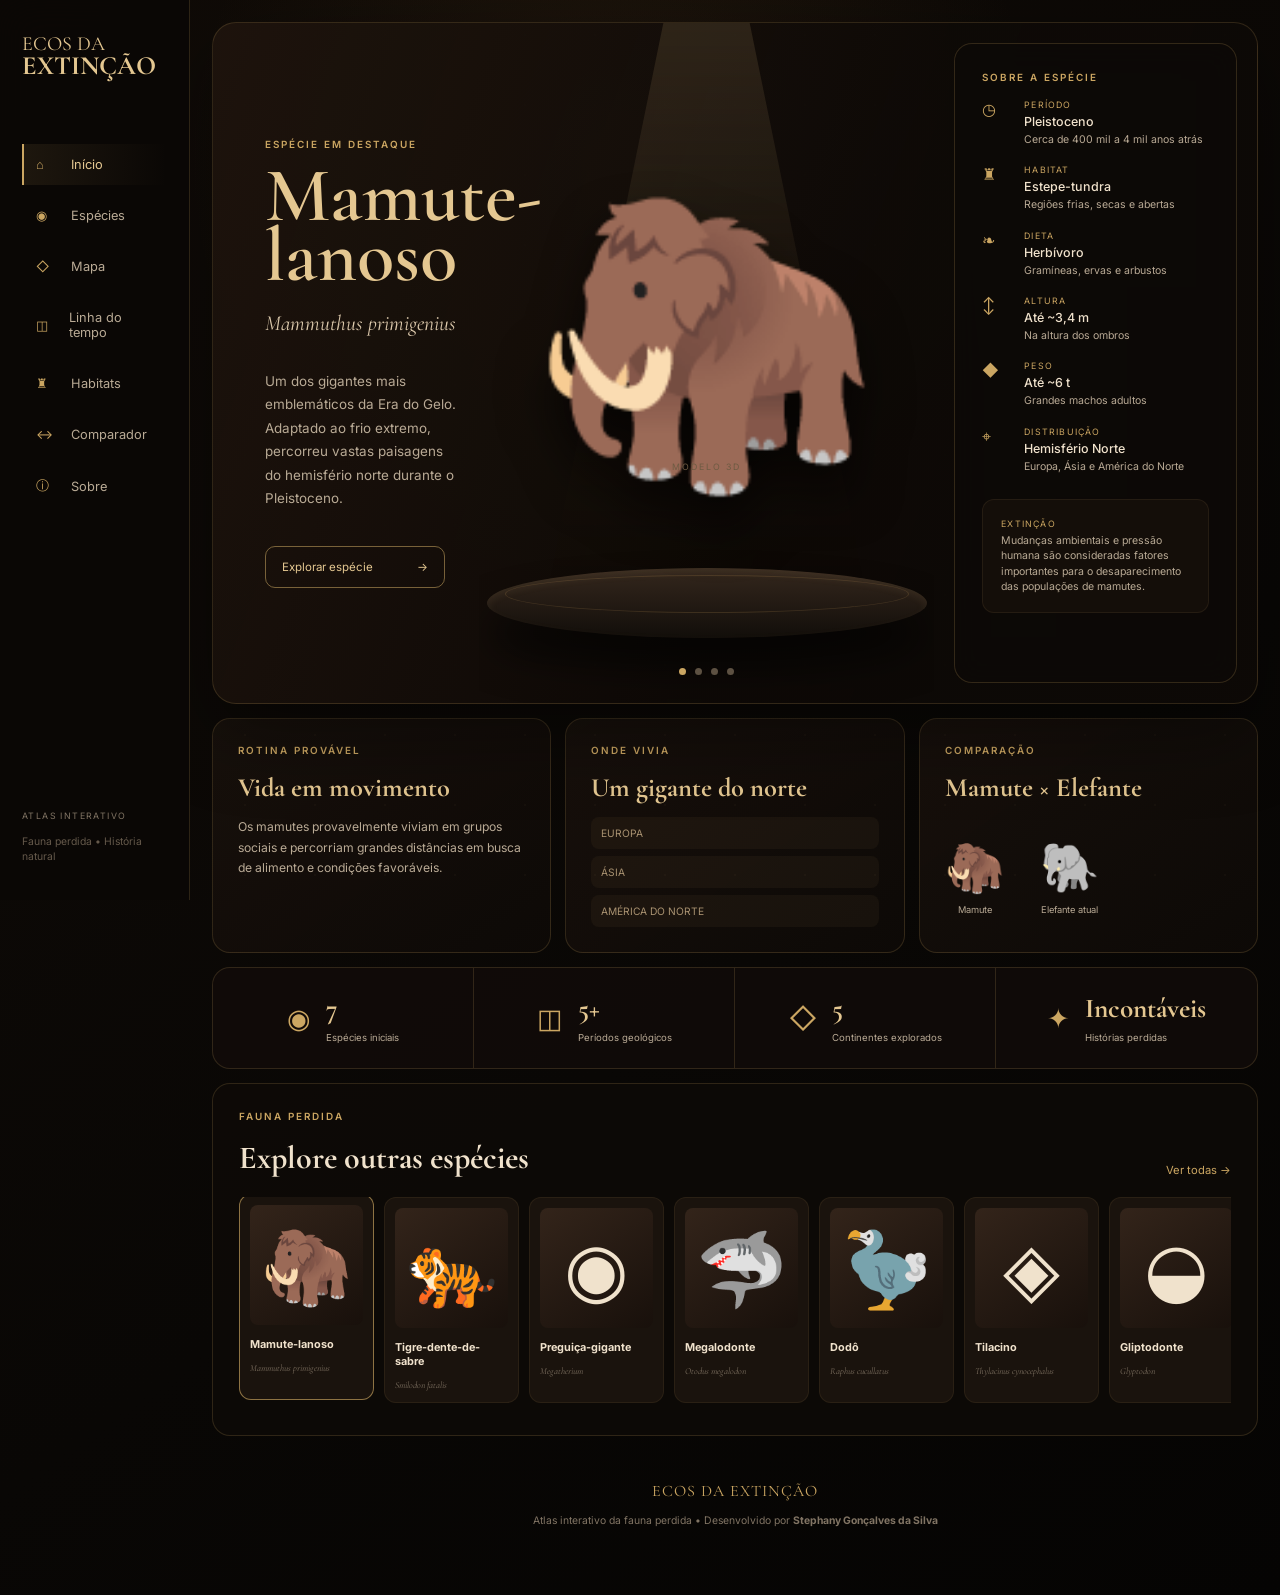
<file: index.html>
<!DOCTYPE html>
<html lang="pt-BR">

<head>
    <meta charset="UTF-8">

    <meta
        name="viewport"
        content="width=device-width, initial-scale=1.0"
    >

    <title>
        Ecos da Extinção | Atlas Interativo da Fauna Perdida
    </title>

    <link
        rel="stylesheet"
        href="css/style.css"
    >
</head>


<body>

    <div class="app-shell">


        <!-- =====================================
             SIDEBAR
        ====================================== -->

        <aside class="sidebar">

            <div>

                <a
                    href="index.html"
                    class="logo"
                >
                    <span>
                        ECOS DA
                    </span>

                    <strong>
                        EXTINÇÃO
                    </strong>
                </a>


                <nav class="sidebar-nav">

                    <a
                        href="index.html"
                        class="active"
                    >
                        <span>⌂</span>
                        Início
                    </a>


                    <a href="pages/especies.html">
    <span>◉</span>
    Espécies
</a>


                    <a href="pages/mapa.html">
    <span>◇</span>
    Mapa
</a>


                    <a href="pages/linha-do-tempo.html">
    <span>◫</span>
    Linha do tempo
</a>


                    <a href="pages/habitats.html">
    <span>♜</span>
    Habitats
</a>


                    <a href="pages/comparador.html">
    <span>↔</span>
    Comparador
</a>


                    <a href="pages/sobre.html">
    <span>ⓘ</span>
    Sobre
</a>

                </nav>

            </div>


            <div class="sidebar-footer">

                <small>
                    ATLAS INTERATIVO
                </small>

                <p>
                    Fauna perdida • História natural
                </p>

            </div>

        </aside>



        <!-- =====================================
             MAIN
        ====================================== -->

        <main class="main-content">


            <!-- =====================================
                 HERO / SPECIES FEATURE
            ====================================== -->

            <section class="species-feature">


                <!-- TEXT -->

                <div class="species-intro">

                    <p class="eyebrow">
                        ESPÉCIE EM DESTAQUE
                    </p>

                    <h1>
                        Mamute-
                        <br>
                        lanoso
                    </h1>

                    <p class="scientific-name">
                        Mammuthus primigenius
                    </p>

                    <p class="species-description">
                        Um dos gigantes mais emblemáticos
                        da Era do Gelo. Adaptado ao frio
                        extremo, percorreu vastas paisagens
                        do hemisfério norte durante
                        o Pleistoceno.
                    </p>

                    <a
                        href="#especie"
                        class="primary-button"
                    >
                        Explorar espécie
                        <span>→</span>
                    </a>

                </div>



                <!-- CENTRAL ANIMAL -->

                <div class="animal-stage">

                    <div class="stage-light"></div>

                    <div class="animal-placeholder">

                        <span>
                            🦣
                        </span>

                        <small>
                            MODELO 3D
                        </small>

                    </div>


                    <div class="stage-base">

                        <div></div>

                    </div>


                    <div class="stage-pagination">

                        <span class="selected"></span>
                        <span></span>
                        <span></span>
                        <span></span>

                    </div>

                </div>



                <!-- INFORMATION PANEL -->

                <aside
                    class="species-info"
                    id="especie"
                >

                    <p class="panel-title">
                        SOBRE A ESPÉCIE
                    </p>


                    <div class="species-facts">


                        <article>

                            <span class="fact-icon">
                                ◷
                            </span>

                            <div>

                                <small>
                                    PERÍODO
                                </small>

                                <strong>
                                    Pleistoceno
                                </strong>

                                <p>
                                    Cerca de 400 mil
                                    a 4 mil anos atrás
                                </p>

                            </div>

                        </article>



                        <article>

                            <span class="fact-icon">
                                ♜
                            </span>

                            <div>

                                <small>
                                    HABITAT
                                </small>

                                <strong>
                                    Estepe-tundra
                                </strong>

                                <p>
                                    Regiões frias,
                                    secas e abertas
                                </p>

                            </div>

                        </article>



                        <article>

                            <span class="fact-icon">
                                ❧
                            </span>

                            <div>

                                <small>
                                    DIETA
                                </small>

                                <strong>
                                    Herbívoro
                                </strong>

                                <p>
                                    Gramíneas,
                                    ervas e arbustos
                                </p>

                            </div>

                        </article>



                        <article>

                            <span class="fact-icon">
                                ↕
                            </span>

                            <div>

                                <small>
                                    ALTURA
                                </small>

                                <strong>
                                    Até ~3,4 m
                                </strong>

                                <p>
                                    Na altura
                                    dos ombros
                                </p>

                            </div>

                        </article>



                        <article>

                            <span class="fact-icon">
                                ◆
                            </span>

                            <div>

                                <small>
                                    PESO
                                </small>

                                <strong>
                                    Até ~6 t
                                </strong>

                                <p>
                                    Grandes machos
                                    adultos
                                </p>

                            </div>

                        </article>



                        <article>

                            <span class="fact-icon">
                                ⌖
                            </span>

                            <div>

                                <small>
                                    DISTRIBUIÇÃO
                                </small>

                                <strong>
                                    Hemisfério Norte
                                </strong>

                                <p>
                                    Europa, Ásia
                                    e América do Norte
                                </p>

                            </div>

                        </article>

                    </div>



                    <div class="extinction-note">

                        <small>
                            EXTINÇÃO
                        </small>

                        <p>
                            Mudanças ambientais e pressão
                            humana são consideradas fatores
                            importantes para o desaparecimento
                            das populações de mamutes.
                        </p>

                    </div>


                </aside>

            </section>



            <!-- =====================================
                 SECONDARY INFO
            ====================================== -->

            <section class="secondary-grid">


                <article class="info-panel">

                    <p class="panel-title">
                        ROTINA PROVÁVEL
                    </p>

                    <h2>
                        Vida em movimento
                    </h2>

                    <p>
                        Os mamutes provavelmente viviam
                        em grupos sociais e percorriam
                        grandes distâncias em busca de
                        alimento e condições favoráveis.
                    </p>

                </article>



                <article class="info-panel">

                    <p class="panel-title">
                        ONDE VIVIA
                    </p>

                    <h2>
                        Um gigante do norte
                    </h2>

                    <div class="mini-map">

                        <span>
                            EUROPA
                        </span>

                        <span>
                            ÁSIA
                        </span>

                        <span>
                            AMÉRICA DO NORTE
                        </span>

                    </div>

                </article>



                <article class="info-panel">

                    <p class="panel-title">
                        COMPARAÇÃO
                    </p>

                    <h2>
                        Mamute × Elefante
                    </h2>

                    <div class="comparison-silhouettes">

                        <div>
                            🦣
                            <small>
                                Mamute
                            </small>
                        </div>

                        <div>
                            🐘
                            <small>
                                Elefante atual
                            </small>
                        </div>

                    </div>

                </article>


            </section>



            <!-- =====================================
                 KPIS
            ====================================== -->

            <section class="museum-stats">


                <article>

                    <span>
                        ◉
                    </span>

                    <div>

                        <strong>
                            7
                        </strong>

                        <small>
                            Espécies iniciais
                        </small>

                    </div>

                </article>



                <article>

                    <span>
                        ◫
                    </span>

                    <div>

                        <strong>
                            5+
                        </strong>

                        <small>
                            Períodos geológicos
                        </small>

                    </div>

                </article>



                <article>

                    <span>
                        ◇
                    </span>

                    <div>

                        <strong>
                            5
                        </strong>

                        <small>
                            Continentes explorados
                        </small>

                    </div>

                </article>



                <article>

                    <span>
                        ✦
                    </span>

                    <div>

                        <strong>
                            Incontáveis
                        </strong>

                        <small>
                            Histórias perdidas
                        </small>

                    </div>

                </article>

            </section>



            <!-- =====================================
                 SPECIES CAROUSEL
            ====================================== -->

            <section class="species-gallery">

                <div class="gallery-heading">

                    <div>

                        <p class="eyebrow">
                            FAUNA PERDIDA
                        </p>

                        <h2>
                            Explore outras espécies
                        </h2>

                    </div>

                    <a href="#">
                        Ver todas →
                    </a>

                </div>


                <div class="species-grid">


                    <article class="species-card active-card">

                        <div class="species-card-image">
                            🦣
                        </div>

                        <strong>
                            Mamute-lanoso
                        </strong>

                        <small>
                            Mammuthus primigenius
                        </small>

                    </article>



                    <article class="species-card">

                        <div class="species-card-image">
                            🐅
                        </div>

                        <strong>
                            Tigre-dente-de-sabre
                        </strong>

                        <small>
                            Smilodon fatalis
                        </small>

                    </article>



                    <article class="species-card">

                        <div class="species-card-image">
                            ◉
                        </div>

                        <strong>
                            Preguiça-gigante
                        </strong>

                        <small>
                            Megatherium
                        </small>

                    </article>



                    <article class="species-card">

                        <div class="species-card-image">
                            🦈
                        </div>

                        <strong>
                            Megalodonte
                        </strong>

                        <small>
                            Otodus megalodon
                        </small>

                    </article>



                    <article class="species-card">

                        <div class="species-card-image">
                            🦤
                        </div>

                        <strong>
                            Dodô
                        </strong>

                        <small>
                            Raphus cucullatus
                        </small>

                    </article>



                    <article class="species-card">

                        <div class="species-card-image">
                            ◈
                        </div>

                        <strong>
                            Tilacino
                        </strong>

                        <small>
                            Thylacinus cynocephalus
                        </small>

                    </article>



                    <article class="species-card">

                        <div class="species-card-image">
                            ◒
                        </div>

                        <strong>
                            Gliptodonte
                        </strong>

                        <small>
                            Glyptodon
                        </small>

                    </article>


                </div>

            </section>


            <!-- =====================================
                 FOOTER
            ====================================== -->

            <footer>

                <p>
                    ECOS DA EXTINÇÃO
                </p>

                <small>
                    Atlas interativo da fauna perdida
                    • Desenvolvido por
                    <strong>
                        Stephany Gonçalves da Silva
                    </strong>
                </small>

            </footer>


        </main>

    </div>

</body>

</html>
</file>
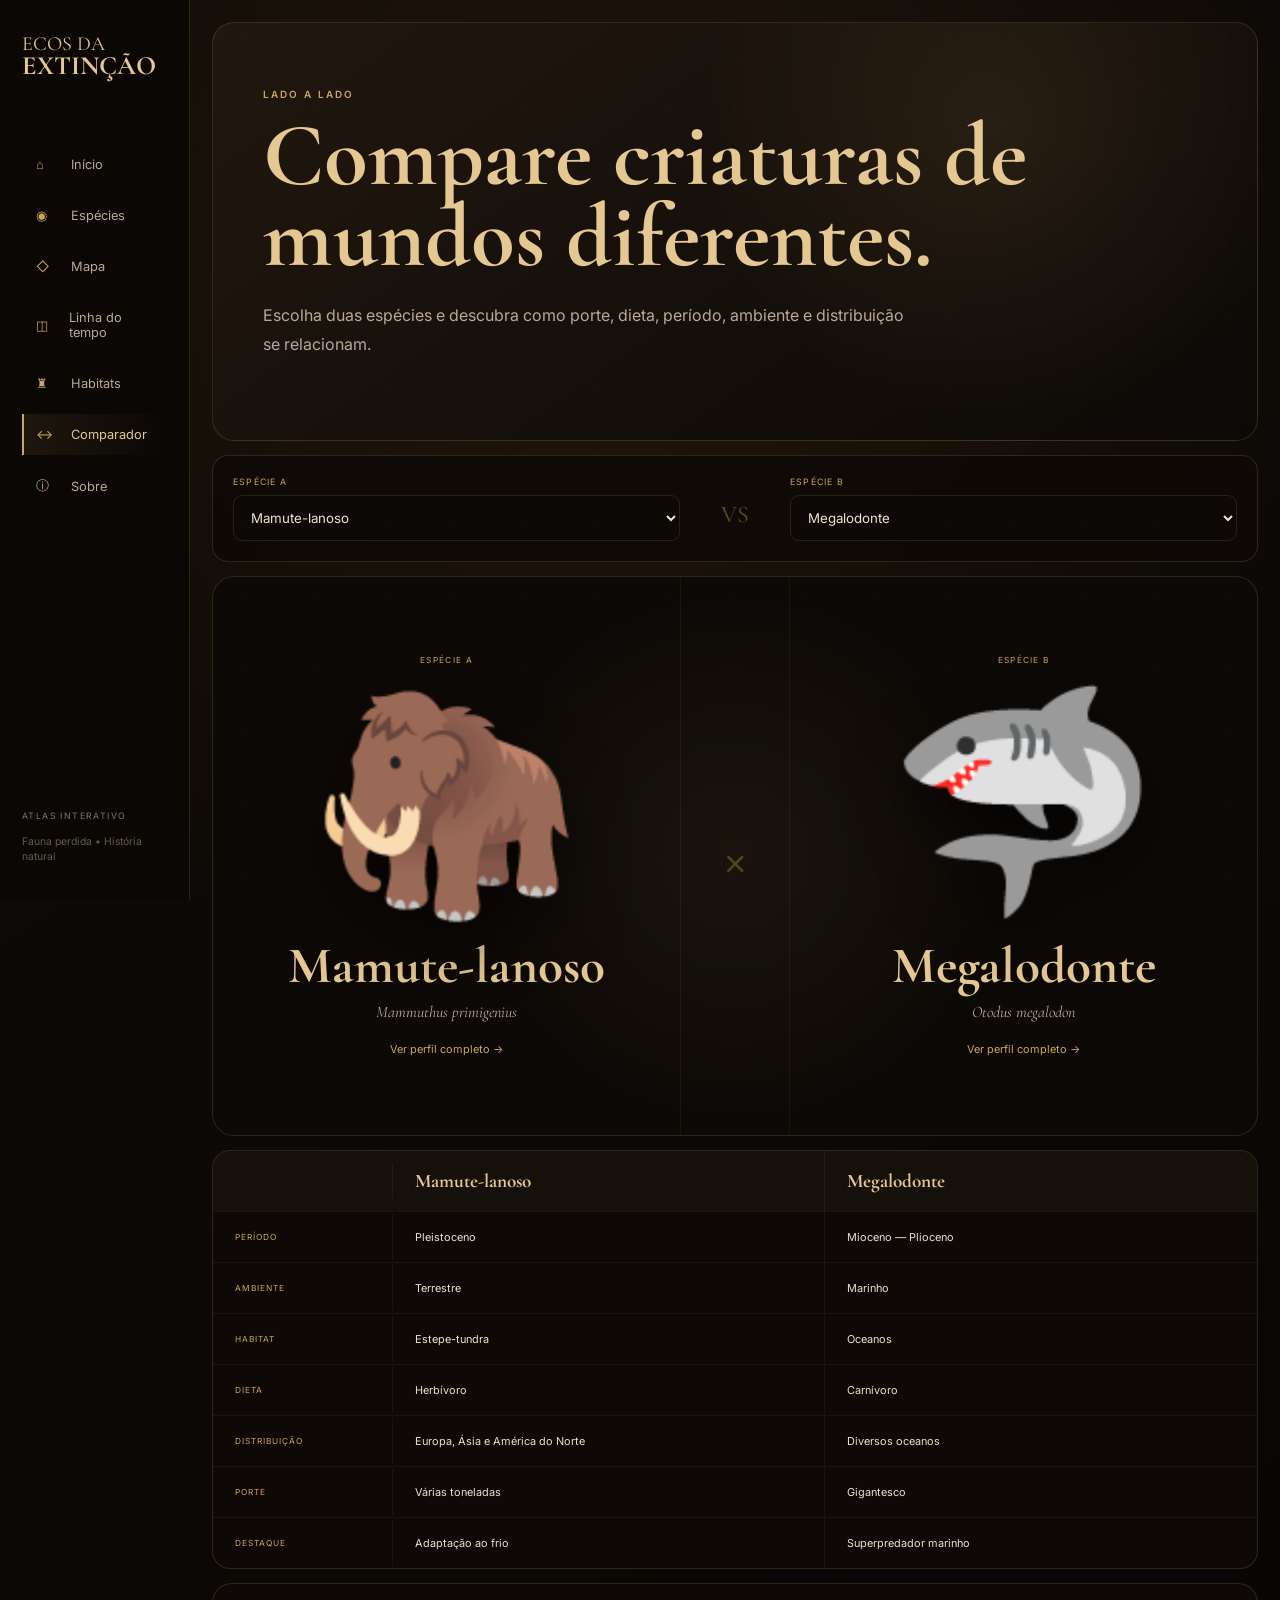
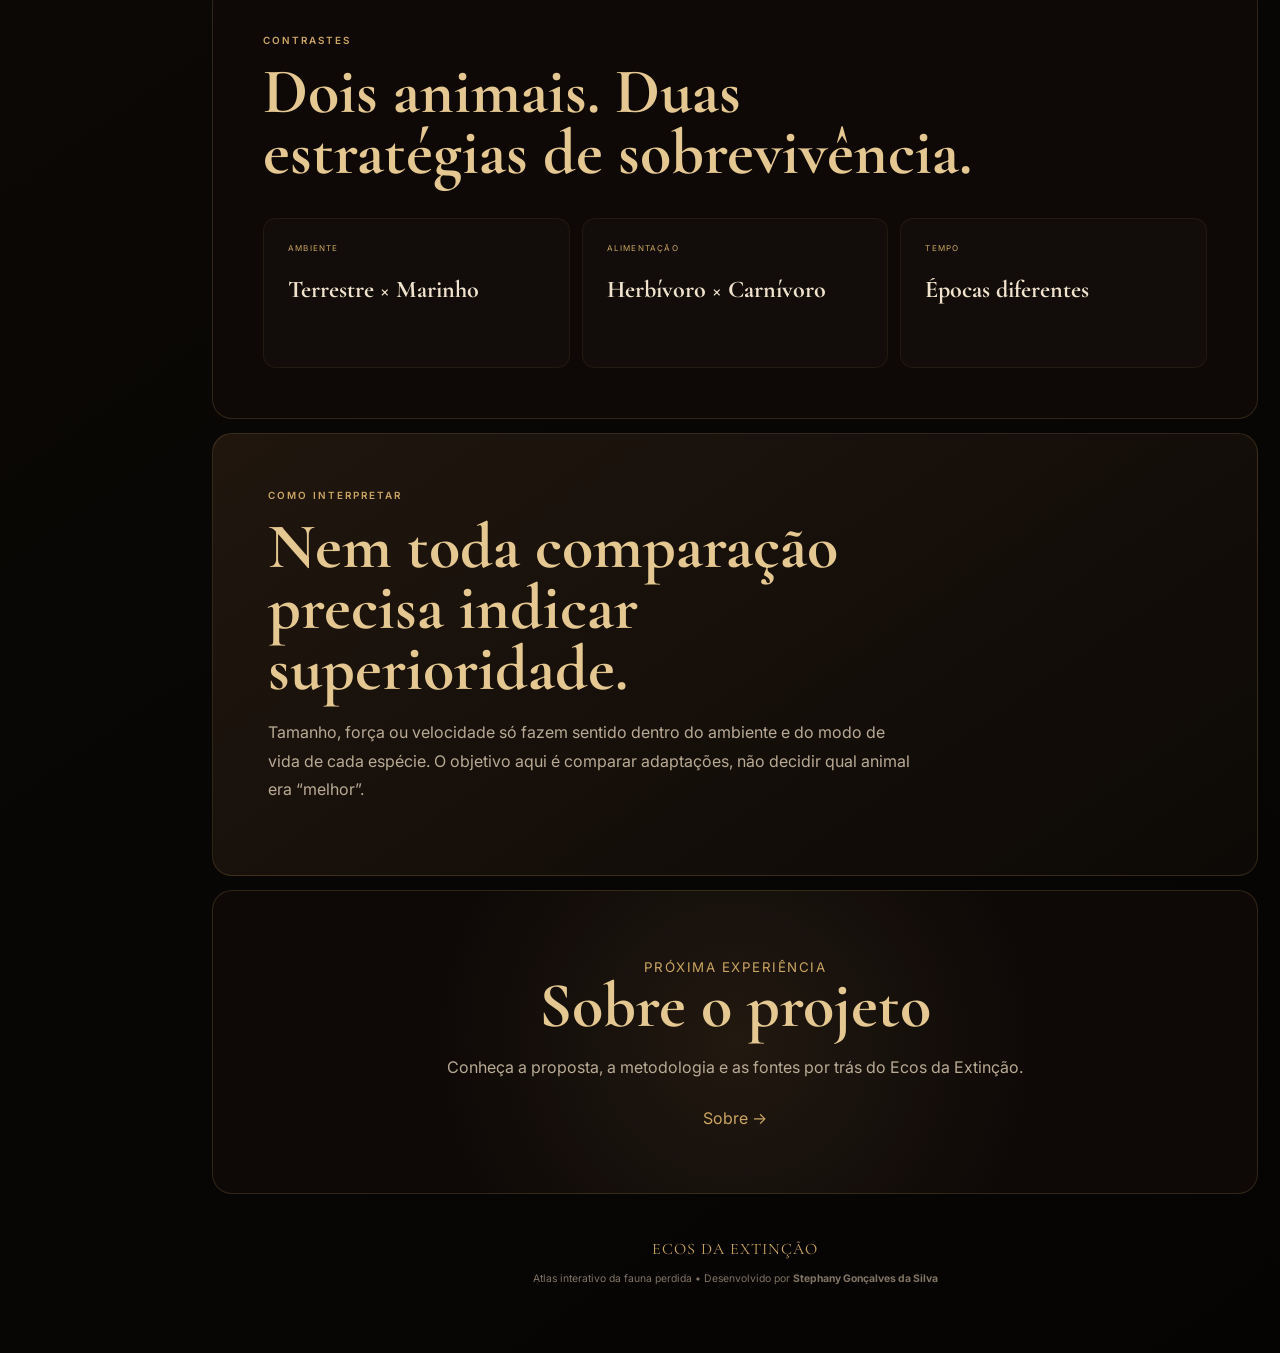
<file: pages/comparador.html>
<!DOCTYPE html>
<html lang="pt-BR">

<head>
    <meta charset="UTF-8">

    <meta
        name="viewport"
        content="width=device-width, initial-scale=1.0"
    >

    <title>
        Comparador | Ecos da Extinção
    </title>

    <link
        rel="stylesheet"
        href="../css/style.css"
    >
</head>

<body>

    <div class="app-shell">


        <!-- SIDEBAR -->

        <aside class="sidebar">

            <div>

                <a
                    href="../index.html"
                    class="logo"
                >
                    <span>ECOS DA</span>
                    <strong>EXTINÇÃO</strong>
                </a>

                <nav class="sidebar-nav">

                    <a href="../index.html">
                        <span>⌂</span>
                        Início
                    </a>

                    <a href="especies.html">
                        <span>◉</span>
                        Espécies
                    </a>

                    <a href="mapa.html">
                        <span>◇</span>
                        Mapa
                    </a>

                    <a href="linha-do-tempo.html">
                        <span>◫</span>
                        Linha do tempo
                    </a>

                    <a href="habitats.html">
                        <span>♜</span>
                        Habitats
                    </a>

                    <a
                        href="comparador.html"
                        class="active"
                    >
                        <span>↔</span>
                        Comparador
                    </a>

                    <a href="sobre.html">
    <span>ⓘ</span>
    Sobre
</a>

                </nav>

            </div>


            <div class="sidebar-footer">

                <small>
                    ATLAS INTERATIVO
                </small>

                <p>
                    Fauna perdida • História natural
                </p>

            </div>

        </aside>


        <!-- MAIN -->

        <main class="main-content">


            <!-- HERO -->

            <section class="compare-hero">

                <p class="eyebrow">
                    LADO A LADO
                </p>

                <h1>
                    Compare criaturas
                    de mundos diferentes.
                </h1>

                <p>
                    Escolha duas espécies e descubra
                    como porte, dieta, período, ambiente
                    e distribuição se relacionam.
                </p>

            </section>


            <!-- SELECTORS -->

            <section class="compare-controls">

                <div class="compare-select-group">

                    <label for="speciesA">
                        ESPÉCIE A
                    </label>

                    <select id="speciesA">

                        <option value="mamute">
                            Mamute-lanoso
                        </option>

                        <option value="smilodon">
                            Tigre-dente-de-sabre
                        </option>

                        <option value="preguica">
                            Preguiça-gigante
                        </option>

                        <option value="megalodonte">
                            Megalodonte
                        </option>

                        <option value="dodo">
                            Dodô
                        </option>

                        <option value="tilacino">
                            Tilacino
                        </option>

                        <option value="gliptodonte">
                            Gliptodonte
                        </option>

                    </select>

                </div>


                <div class="compare-versus">
                    VS
                </div>


                <div class="compare-select-group">

                    <label for="speciesB">
                        ESPÉCIE B
                    </label>

                    <select id="speciesB">

                        <option value="megalodonte">
                            Megalodonte
                        </option>

                        <option value="mamute">
                            Mamute-lanoso
                        </option>

                        <option value="smilodon">
                            Tigre-dente-de-sabre
                        </option>

                        <option value="preguica">
                            Preguiça-gigante
                        </option>

                        <option value="dodo">
                            Dodô
                        </option>

                        <option value="tilacino">
                            Tilacino
                        </option>

                        <option value="gliptodonte">
                            Gliptodonte
                        </option>

                    </select>

                </div>

            </section>


            <!-- MAIN COMPARISON -->

            <section class="compare-stage">

                <article
                    class="compare-animal-card"
                    id="compareCardA"
                >

                    <small class="compare-label">
                        ESPÉCIE A
                    </small>

                    <div
                        class="compare-visual"
                        id="visualA"
                    >
                        🦣
                    </div>

                    <h2 id="nameA">
                        Mamute-lanoso
                    </h2>

                    <em id="scientificA">
                        Mammuthus primigenius
                    </em>

                    <a
                        href="mamute.html"
                        id="profileA"
                    >
                        Ver perfil completo →
                    </a>

                </article>


                <div class="compare-center">

                    <span>
                        ×
                    </span>

                </div>


                <article
                    class="compare-animal-card"
                    id="compareCardB"
                >

                    <small class="compare-label">
                        ESPÉCIE B
                    </small>

                    <div
                        class="compare-visual"
                        id="visualB"
                    >
                        🦈
                    </div>

                    <h2 id="nameB">
                        Megalodonte
                    </h2>

                    <em id="scientificB">
                        Otodus megalodon
                    </em>

                    <a
                        href="mega.html"
                        id="profileB"
                    >
                        Ver perfil completo →
                    </a>

                </article>

            </section>


            <!-- QUICK FACTS -->

            <section class="comparison-data">

                <div class="comparison-data-header">

                    <span></span>

                    <strong id="headerA">
                        Mamute-lanoso
                    </strong>

                    <strong id="headerB">
                        Megalodonte
                    </strong>

                </div>


                <div class="comparison-data-row">

                    <span>
                        PERÍODO
                    </span>

                    <p id="periodA">
                        Pleistoceno
                    </p>

                    <p id="periodB">
                        Mioceno — Plioceno
                    </p>

                </div>


                <div class="comparison-data-row">

                    <span>
                        AMBIENTE
                    </span>

                    <p id="environmentA">
                        Terrestre
                    </p>

                    <p id="environmentB">
                        Marinho
                    </p>

                </div>


                <div class="comparison-data-row">

                    <span>
                        HABITAT
                    </span>

                    <p id="habitatA">
                        Estepe-tundra
                    </p>

                    <p id="habitatB">
                        Oceanos
                    </p>

                </div>


                <div class="comparison-data-row">

                    <span>
                        DIETA
                    </span>

                    <p id="dietA">
                        Herbívoro
                    </p>

                    <p id="dietB">
                        Carnívoro
                    </p>

                </div>


                <div class="comparison-data-row">

                    <span>
                        DISTRIBUIÇÃO
                    </span>

                    <p id="distributionA">
                        Hemisfério Norte
                    </p>

                    <p id="distributionB">
                        Diversos oceanos
                    </p>

                </div>


                <div class="comparison-data-row">

                    <span>
                        PORTE
                    </span>

                    <p id="sizeA">
                        Várias toneladas
                    </p>

                    <p id="sizeB">
                        Gigantesco
                    </p>

                </div>


                <div class="comparison-data-row">

                    <span>
                        DESTAQUE
                    </span>

                    <p id="featureA">
                        Adaptação ao frio
                    </p>

                    <p id="featureB">
                        Superpredador marinho
                    </p>

                </div>

            </section>


            <!-- DIFFERENCES -->

            <section class="compare-summary">

                <div class="section-heading">

                    <p class="eyebrow">
                        CONTRASTES
                    </p>

                    <h2>
                        Dois animais.
                        Duas estratégias de sobrevivência.
                    </h2>

                </div>


                <div class="compare-summary-grid">

                    <article>

                        <small>
                            AMBIENTE
                        </small>

                        <strong id="summaryEnvironment">
                            Terra × Oceano
                        </strong>

                    </article>


                    <article>

                        <small>
                            ALIMENTAÇÃO
                        </small>

                        <strong id="summaryDiet">
                            Herbívoro × Carnívoro
                        </strong>

                    </article>


                    <article>

                        <small>
                            TEMPO
                        </small>

                        <strong id="summaryTime">
                            Épocas muito diferentes
                        </strong>

                    </article>

                </div>

            </section>


            <!-- NOTE -->

            <section class="compare-note">

                <p class="eyebrow">
                    COMO INTERPRETAR
                </p>

                <h2>
                    Nem toda comparação
                    precisa indicar superioridade.
                </h2>

                <p>
                    Tamanho, força ou velocidade
                    só fazem sentido dentro do ambiente
                    e do modo de vida de cada espécie.
                    O objetivo aqui é comparar adaptações,
                    não decidir qual animal era “melhor”.
                </p>

            </section>


            <!-- NEXT -->

            <section class="next-species">

                <small>
                    PRÓXIMA EXPERIÊNCIA
                </small>

                <h2>
                    Sobre o projeto
                </h2>

                <p>
                    Conheça a proposta,
                    a metodologia e as fontes
                    por trás do Ecos da Extinção.
                </p>

                <a href="#">
                    Sobre →
                </a>

            </section>


            <footer>

                <p>
                    ECOS DA EXTINÇÃO
                </p>

                <small>
                    Atlas interativo da fauna perdida
                    • Desenvolvido por
                    <strong>
                        Stephany Gonçalves da Silva
                    </strong>
                </small>

            </footer>

        </main>

    </div>


    <script src="../js/comparador.js"></script>

</body>

</html>
</file>
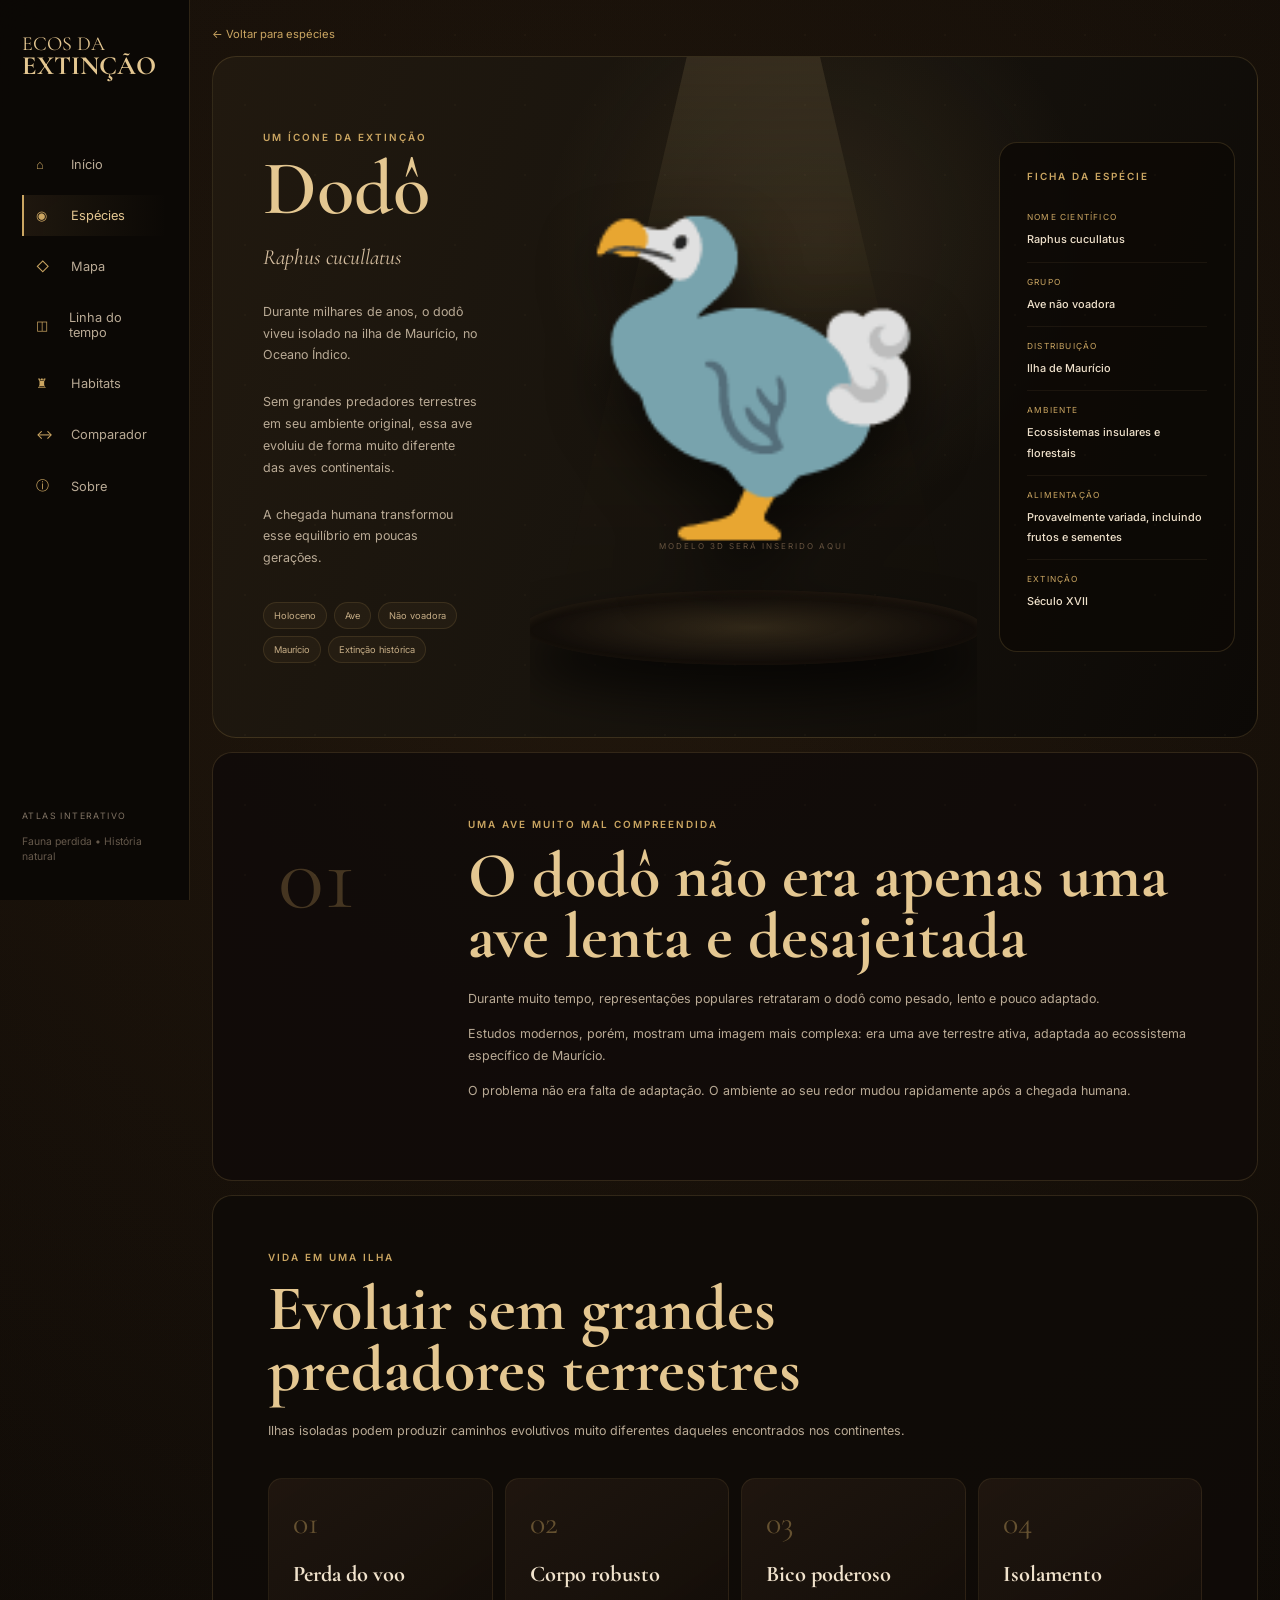
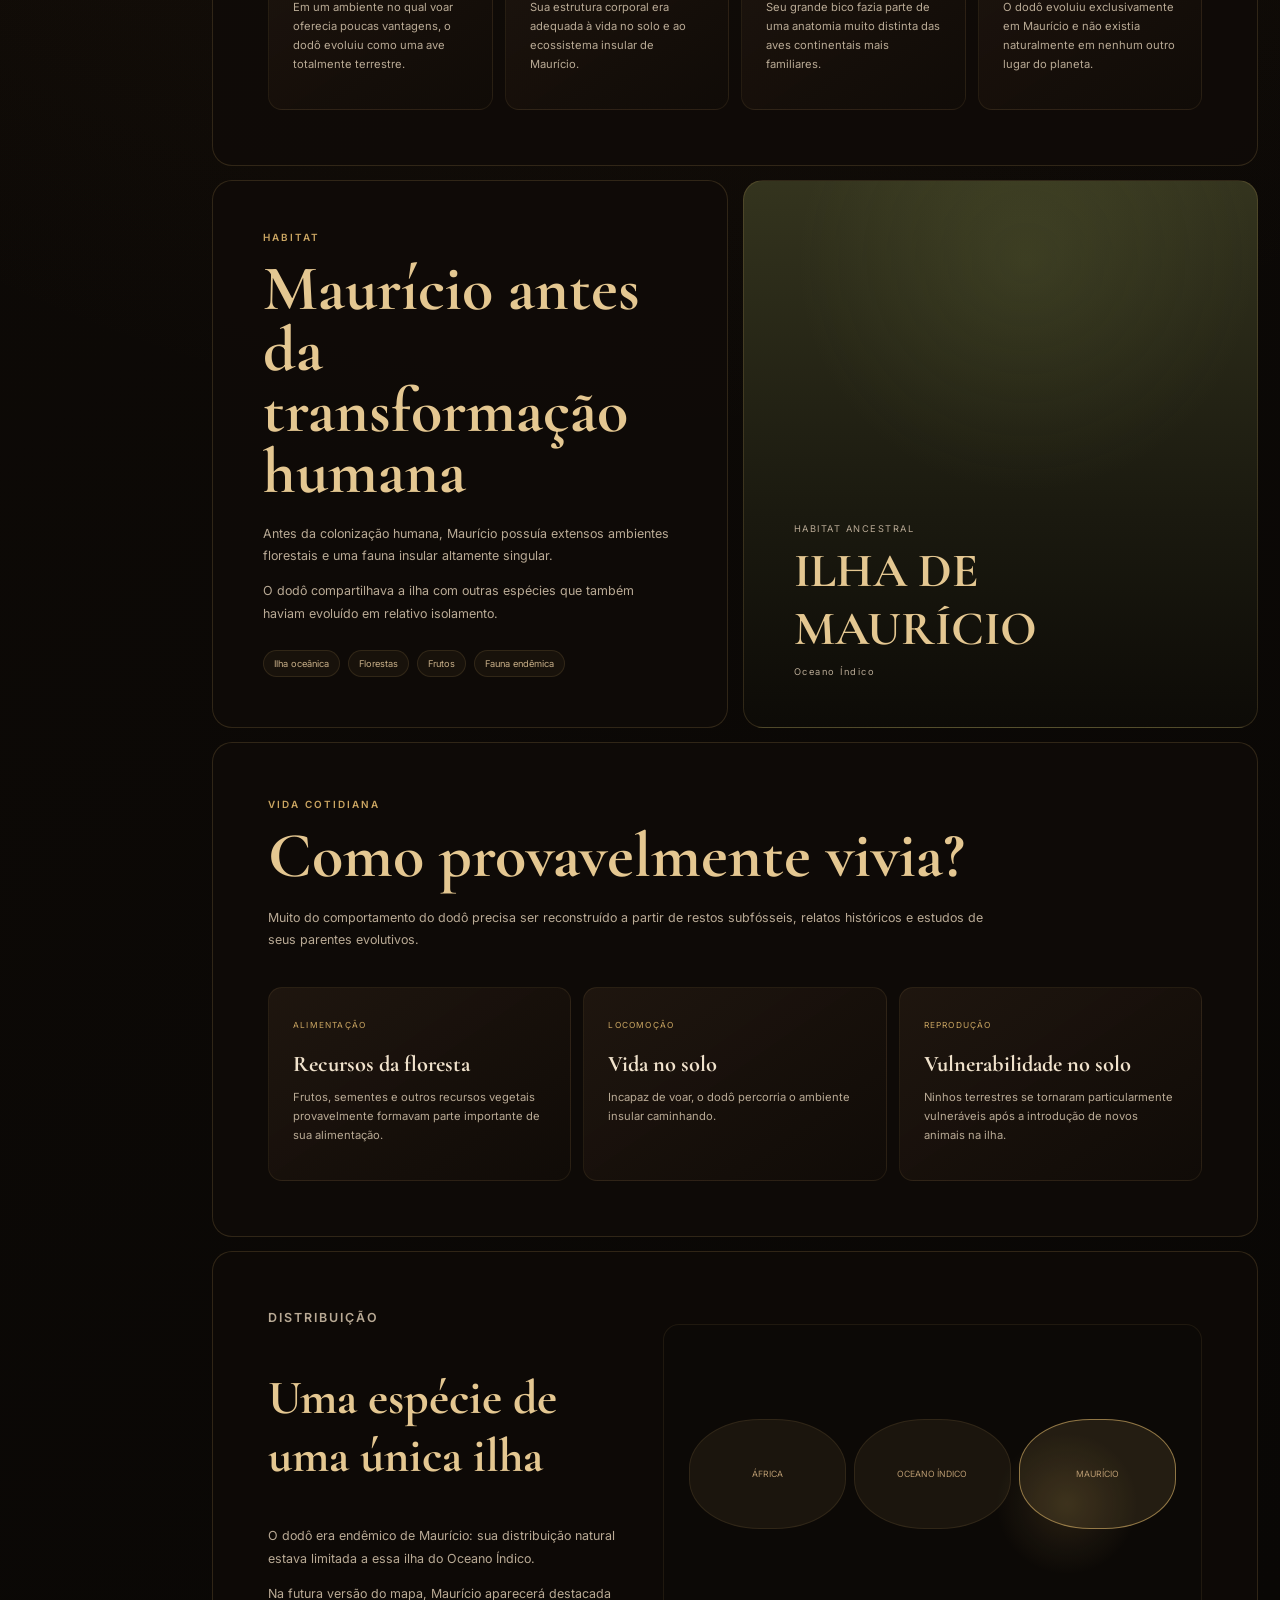
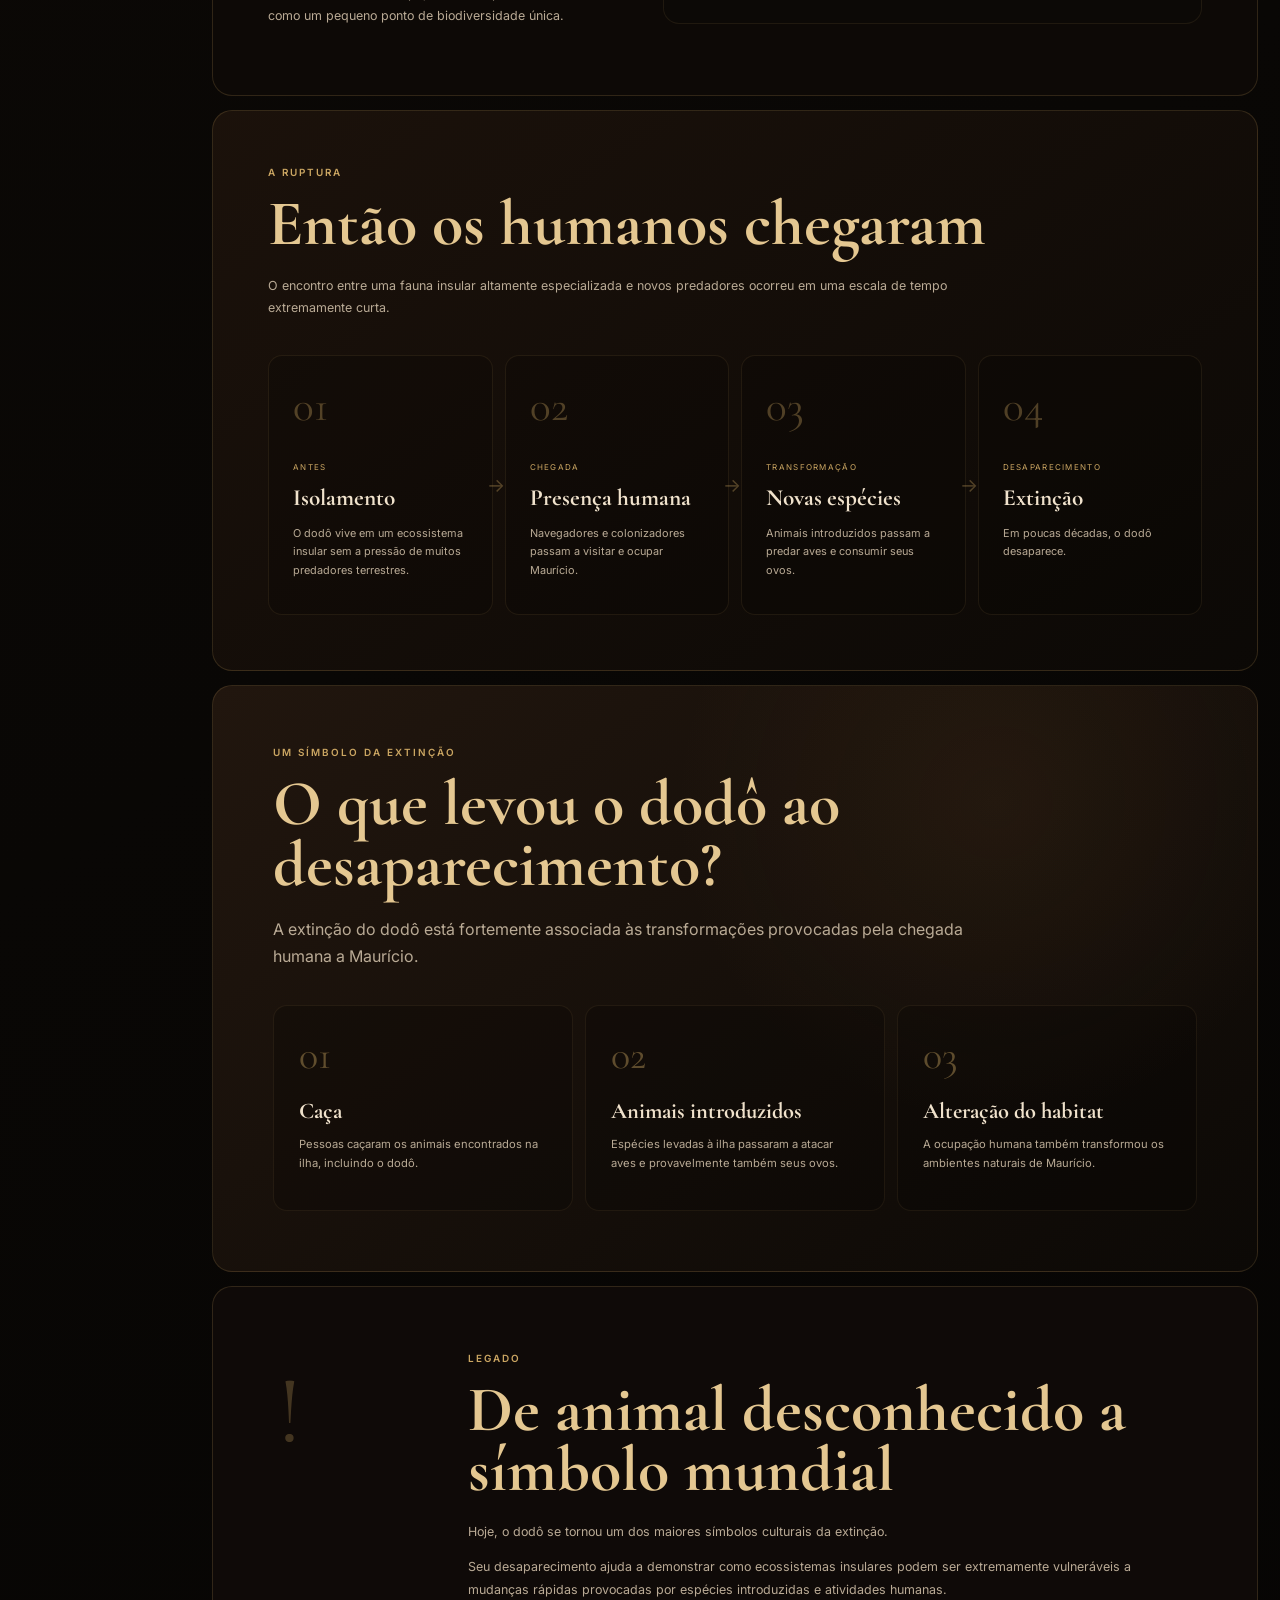
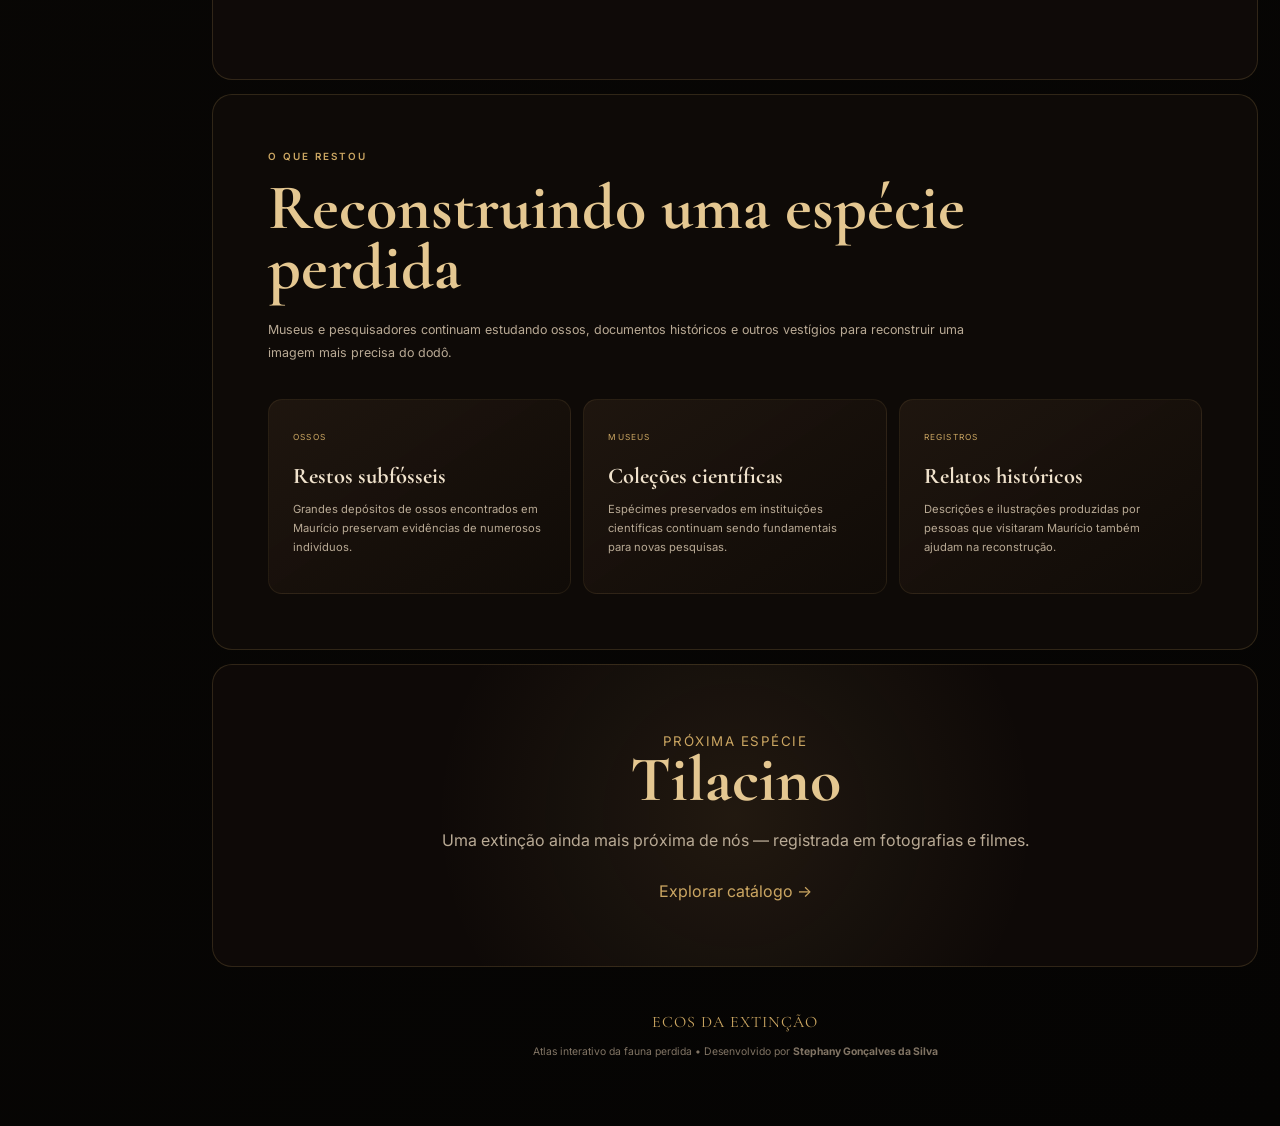
<file: pages/dodo.html>
<!DOCTYPE html>
<html lang="pt-BR">

<head>
    <meta charset="UTF-8">

    <meta
        name="viewport"
        content="width=device-width, initial-scale=1.0"
    >

    <title>
        Dodô | Ecos da Extinção
    </title>

    <link
        rel="stylesheet"
        href="../css/style.css"
    >
</head>

<body>

    <div class="app-shell">

        <!-- SIDEBAR -->

        <aside class="sidebar">

            <div>

                <a
                    href="../index.html"
                    class="logo"
                >
                    <span>ECOS DA</span>
                    <strong>EXTINÇÃO</strong>
                </a>

                <nav class="sidebar-nav">

                    <a href="../index.html">
                        <span>⌂</span>
                        Início
                    </a>

                    <a
                        href="especies.html"
                        class="active"
                    >
                        <span>◉</span>
                        Espécies
                    </a>

                    <a href="mapa.html">
    <span>◇</span>
    Mapa
</a>

                    <a href="linha-do-tempo.html">
    <span>◫</span>
    Linha do tempo
</a>

                    <a href="habitats.html">
    <span>♜</span>
    Habitats
</a>

                    <a href="comparador.html">
    <span>↔</span>
    Comparador
</a>

                    <a href="sobre.html">
    <span>ⓘ</span>
    Sobre
</a>

                </nav>

            </div>

            <div class="sidebar-footer">

                <small>
                    ATLAS INTERATIVO
                </small>

                <p>
                    Fauna perdida • História natural
                </p>

            </div>

        </aside>


        <!-- MAIN -->

        <main class="main-content">

            <div class="species-back">

                <a href="especies.html">
                    ← Voltar para espécies
                </a>

            </div>


            <!-- HERO -->

            <section class="animal-profile-hero dodo-hero">

                <div class="animal-profile-text">

                    <p class="eyebrow">
                        UM ÍCONE DA EXTINÇÃO
                    </p>

                    <h1>
                        Dodô
                    </h1>

                    <p class="animal-latin">
                        Raphus cucullatus
                    </p>

                    <p class="animal-introduction">
                        Durante milhares de anos, o dodô
                        viveu isolado na ilha de Maurício,
                        no Oceano Índico.
                    </p>

                    <p class="animal-introduction">
                        Sem grandes predadores terrestres
                        em seu ambiente original, essa ave
                        evoluiu de forma muito diferente
                        das aves continentais.
                    </p>

                    <p class="animal-introduction">
                        A chegada humana transformou esse
                        equilíbrio em poucas gerações.
                    </p>

                    <div class="animal-quick-tags">

                        <span>Holoceno</span>
                        <span>Ave</span>
                        <span>Não voadora</span>
                        <span>Maurício</span>
                        <span>Extinção histórica</span>

                    </div>

                </div>


                <!-- MODELO FUTURO -->

                <div class="animal-profile-stage dodo-stage">

                    <div class="profile-light dodo-light"></div>

                    <div class="profile-model-placeholder">

                        <span>
                            🦤
                        </span>

                        <small>
                            MODELO 3D SERÁ INSERIDO AQUI
                        </small>

                    </div>

                    <div class="profile-platform dodo-platform"></div>

                </div>


                <!-- FICHA -->

                <aside class="animal-profile-facts">

                    <p class="panel-title">
                        FICHA DA ESPÉCIE
                    </p>

                    <div class="profile-fact">

                        <small>
                            NOME CIENTÍFICO
                        </small>

                        <strong>
                            Raphus cucullatus
                        </strong>

                    </div>

                    <div class="profile-fact">

                        <small>
                            GRUPO
                        </small>

                        <strong>
                            Ave não voadora
                        </strong>

                    </div>

                    <div class="profile-fact">

                        <small>
                            DISTRIBUIÇÃO
                        </small>

                        <strong>
                            Ilha de Maurício
                        </strong>

                    </div>

                    <div class="profile-fact">

                        <small>
                            AMBIENTE
                        </small>

                        <strong>
                            Ecossistemas insulares
                            e florestais
                        </strong>

                    </div>

                    <div class="profile-fact">

                        <small>
                            ALIMENTAÇÃO
                        </small>

                        <strong>
                            Provavelmente variada,
                            incluindo frutos e sementes
                        </strong>

                    </div>

                    <div class="profile-fact">

                        <small>
                            EXTINÇÃO
                        </small>

                        <strong>
                            Século XVII
                        </strong>

                    </div>

                </aside>

            </section>


            <!-- INTRO -->

            <section class="animal-story">

                <div class="animal-story-number">
                    01
                </div>

                <div class="animal-story-content">

                    <p class="eyebrow">
                        UMA AVE MUITO MAL COMPREENDIDA
                    </p>

                    <h2>
                        O dodô não era apenas
                        uma ave lenta e desajeitada
                    </h2>

                    <p>
                        Durante muito tempo, representações
                        populares retrataram o dodô como
                        pesado, lento e pouco adaptado.
                    </p>

                    <p>
                        Estudos modernos, porém, mostram
                        uma imagem mais complexa: era uma
                        ave terrestre ativa, adaptada ao
                        ecossistema específico de Maurício.
                    </p>

                    <p>
                        O problema não era falta de adaptação.
                        O ambiente ao seu redor mudou
                        rapidamente após a chegada humana.
                    </p>

                </div>

            </section>


            <!-- VIDA INSULAR -->

            <section class="animal-section">

                <div class="section-heading">

                    <p class="eyebrow">
                        VIDA EM UMA ILHA
                    </p>

                    <h2>
                        Evoluir sem grandes
                        predadores terrestres
                    </h2>

                    <p>
                        Ilhas isoladas podem produzir
                        caminhos evolutivos muito diferentes
                        daqueles encontrados nos continentes.
                    </p>

                </div>


                <div class="adaptation-grid">

                    <article>

                        <span class="adaptation-number">
                            01
                        </span>

                        <h3>
                            Perda do voo
                        </h3>

                        <p>
                            Em um ambiente no qual voar
                            oferecia poucas vantagens,
                            o dodô evoluiu como uma ave
                            totalmente terrestre.
                        </p>

                    </article>


                    <article>

                        <span class="adaptation-number">
                            02
                        </span>

                        <h3>
                            Corpo robusto
                        </h3>

                        <p>
                            Sua estrutura corporal era
                            adequada à vida no solo e ao
                            ecossistema insular de Maurício.
                        </p>

                    </article>


                    <article>

                        <span class="adaptation-number">
                            03
                        </span>

                        <h3>
                            Bico poderoso
                        </h3>

                        <p>
                            Seu grande bico fazia parte
                            de uma anatomia muito distinta
                            das aves continentais
                            mais familiares.
                        </p>

                    </article>


                    <article>

                        <span class="adaptation-number">
                            04
                        </span>

                        <h3>
                            Isolamento
                        </h3>

                        <p>
                            O dodô evoluiu exclusivamente
                            em Maurício e não existia
                            naturalmente em nenhum outro
                            lugar do planeta.
                        </p>

                    </article>

                </div>

            </section>


            <!-- HABITAT -->

            <section class="animal-split-section">

                <div class="animal-environment">

                    <p class="eyebrow">
                        HABITAT
                    </p>

                    <h2>
                        Maurício antes
                        da transformação humana
                    </h2>

                    <p>
                        Antes da colonização humana,
                        Maurício possuía extensos ambientes
                        florestais e uma fauna insular
                        altamente singular.
                    </p>

                    <p>
                        O dodô compartilhava a ilha com
                        outras espécies que também haviam
                        evoluído em relativo isolamento.
                    </p>

                    <div class="environment-tags">

                        <span>
                            Ilha oceânica
                        </span>

                        <span>
                            Florestas
                        </span>

                        <span>
                            Frutos
                        </span>

                        <span>
                            Fauna endêmica
                        </span>

                    </div>

                </div>


                <div class="environment-visual dodo-environment">

                    <span>
                        HABITAT ANCESTRAL
                    </span>

                    <strong>
                        ILHA DE MAURÍCIO
                    </strong>

                    <small>
                        Oceano Índico
                    </small>

                </div>

            </section>


            <!-- ROTINA -->

            <section class="animal-section">

                <div class="section-heading">

                    <p class="eyebrow">
                        VIDA COTIDIANA
                    </p>

                    <h2>
                        Como provavelmente vivia?
                    </h2>

                    <p>
                        Muito do comportamento do dodô
                        precisa ser reconstruído a partir
                        de restos subfósseis, relatos
                        históricos e estudos de seus
                        parentes evolutivos.
                    </p>

                </div>


                <div class="routine-grid">

                    <article>

                        <small>
                            ALIMENTAÇÃO
                        </small>

                        <h3>
                            Recursos da floresta
                        </h3>

                        <p>
                            Frutos, sementes e outros
                            recursos vegetais provavelmente
                            formavam parte importante
                            de sua alimentação.
                        </p>

                    </article>


                    <article>

                        <small>
                            LOCOMOÇÃO
                        </small>

                        <h3>
                            Vida no solo
                        </h3>

                        <p>
                            Incapaz de voar, o dodô
                            percorria o ambiente insular
                            caminhando.
                        </p>

                    </article>


                    <article>

                        <small>
                            REPRODUÇÃO
                        </small>

                        <h3>
                            Vulnerabilidade no solo
                        </h3>

                        <p>
                            Ninhos terrestres se tornaram
                            particularmente vulneráveis
                            após a introdução de novos
                            animais na ilha.
                        </p>

                    </article>

                </div>

            </section>


            <!-- MAPA -->

            <section class="animal-map-section">

                <div>

                    <p class="eyebrow">
                        DISTRIBUIÇÃO
                    </p>

                    <h2>
                        Uma espécie de uma única ilha
                    </h2>

                    <p>
                        O dodô era endêmico de Maurício:
                        sua distribuição natural estava
                        limitada a essa ilha do
                        Oceano Índico.
                    </p>

                    <p>
                        Na futura versão do mapa,
                        Maurício aparecerá destacada
                        como um pequeno ponto de
                        biodiversidade única.
                    </p>

                </div>


                <div class="profile-map-placeholder dodo-map">

                    <div>
                        <span>
                            ÁFRICA
                        </span>
                    </div>

                    <div>
                        <span>
                            OCEANO ÍNDICO
                        </span>
                    </div>

                    <div class="dodo-map-focus">
                        <span>
                            MAURÍCIO
                        </span>
                    </div>

                </div>

            </section>


            <!-- CHEGADA HUMANA -->

            <section class="human-arrival-section">

                <div class="section-heading">

                    <p class="eyebrow">
                        A RUPTURA
                    </p>

                    <h2>
                        Então os humanos chegaram
                    </h2>

                    <p>
                        O encontro entre uma fauna
                        insular altamente especializada
                        e novos predadores ocorreu
                        em uma escala de tempo
                        extremamente curta.
                    </p>

                </div>


                <div class="arrival-timeline">

                    <article>

                        <span>
                            01
                        </span>

                        <small>
                            ANTES
                        </small>

                        <h3>
                            Isolamento
                        </h3>

                        <p>
                            O dodô vive em um ecossistema
                            insular sem a pressão de muitos
                            predadores terrestres.
                        </p>

                    </article>


                    <article>

                        <span>
                            02
                        </span>

                        <small>
                            CHEGADA
                        </small>

                        <h3>
                            Presença humana
                        </h3>

                        <p>
                            Navegadores e colonizadores
                            passam a visitar e ocupar
                            Maurício.
                        </p>

                    </article>


                    <article>

                        <span>
                            03
                        </span>

                        <small>
                            TRANSFORMAÇÃO
                        </small>

                        <h3>
                            Novas espécies
                        </h3>

                        <p>
                            Animais introduzidos passam
                            a predar aves e consumir
                            seus ovos.
                        </p>

                    </article>


                    <article>

                        <span>
                            04
                        </span>

                        <small>
                            DESAPARECIMENTO
                        </small>

                        <h3>
                            Extinção
                        </h3>

                        <p>
                            Em poucas décadas,
                            o dodô desaparece.
                        </p>

                    </article>

                </div>

            </section>


            <!-- EXTINÇÃO -->

            <section class="extinction-section dodo-extinction">

                <p class="eyebrow">
                    UM SÍMBOLO DA EXTINÇÃO
                </p>

                <h2>
                    O que levou o dodô
                    ao desaparecimento?
                </h2>

                <p class="extinction-lead">
                    A extinção do dodô está fortemente
                    associada às transformações provocadas
                    pela chegada humana a Maurício.
                </p>


                <div class="extinction-factors">

                    <article>

                        <span>
                            01
                        </span>

                        <h3>
                            Caça
                        </h3>

                        <p>
                            Pessoas caçaram os animais
                            encontrados na ilha, incluindo
                            o dodô.
                        </p>

                    </article>


                    <article>

                        <span>
                            02
                        </span>

                        <h3>
                            Animais introduzidos
                        </h3>

                        <p>
                            Espécies levadas à ilha
                            passaram a atacar aves e
                            provavelmente também seus ovos.
                        </p>

                    </article>


                    <article>

                        <span>
                            03
                        </span>

                        <h3>
                            Alteração do habitat
                        </h3>

                        <p>
                            A ocupação humana também
                            transformou os ambientes
                            naturais de Maurício.
                        </p>

                    </article>

                </div>

            </section>


            <!-- LEGADO -->

            <section class="animal-story">

                <div class="animal-story-number">
                    !
                </div>

                <div class="animal-story-content">

                    <p class="eyebrow">
                        LEGADO
                    </p>

                    <h2>
                        De animal desconhecido
                        a símbolo mundial
                    </h2>

                    <p>
                        Hoje, o dodô se tornou um dos
                        maiores símbolos culturais
                        da extinção.
                    </p>

                    <p>
                        Seu desaparecimento ajuda a
                        demonstrar como ecossistemas
                        insulares podem ser extremamente
                        vulneráveis a mudanças rápidas
                        provocadas por espécies introduzidas
                        e atividades humanas.
                    </p>

                </div>

            </section>


            <!-- EVIDÊNCIAS -->

            <section class="animal-section">

                <div class="section-heading">

                    <p class="eyebrow">
                        O QUE RESTOU
                    </p>

                    <h2>
                        Reconstruindo uma espécie perdida
                    </h2>

                    <p>
                        Museus e pesquisadores continuam
                        estudando ossos, documentos
                        históricos e outros vestígios
                        para reconstruir uma imagem
                        mais precisa do dodô.
                    </p>

                </div>


                <div class="routine-grid">

                    <article>

                        <small>
                            OSSOS
                        </small>

                        <h3>
                            Restos subfósseis
                        </h3>

                        <p>
                            Grandes depósitos de ossos
                            encontrados em Maurício
                            preservam evidências de
                            numerosos indivíduos.
                        </p>

                    </article>


                    <article>

                        <small>
                            MUSEUS
                        </small>

                        <h3>
                            Coleções científicas
                        </h3>

                        <p>
                            Espécimes preservados em
                            instituições científicas
                            continuam sendo fundamentais
                            para novas pesquisas.
                        </p>

                    </article>


                    <article>

                        <small>
                            REGISTROS
                        </small>

                        <h3>
                            Relatos históricos
                        </h3>

                        <p>
                            Descrições e ilustrações
                            produzidas por pessoas que
                            visitaram Maurício também
                            ajudam na reconstrução.
                        </p>

                    </article>

                </div>

            </section>


            <!-- NEXT -->

            <section class="next-species">

                <small>
                    PRÓXIMA ESPÉCIE
                </small>

                <h2>
                    Tilacino
                </h2>

                <p>
                    Uma extinção ainda mais próxima
                    de nós — registrada em fotografias
                    e filmes.
                </p>

                <a href="especies.html">
                    Explorar catálogo →
                </a>

            </section>


            <footer>

                <p>
                    ECOS DA EXTINÇÃO
                </p>

                <small>
                    Atlas interativo da fauna perdida
                    • Desenvolvido por
                    <strong>
                        Stephany Gonçalves da Silva
                    </strong>
                </small>

            </footer>

        </main>

    </div>

</body>

</html>
</file>
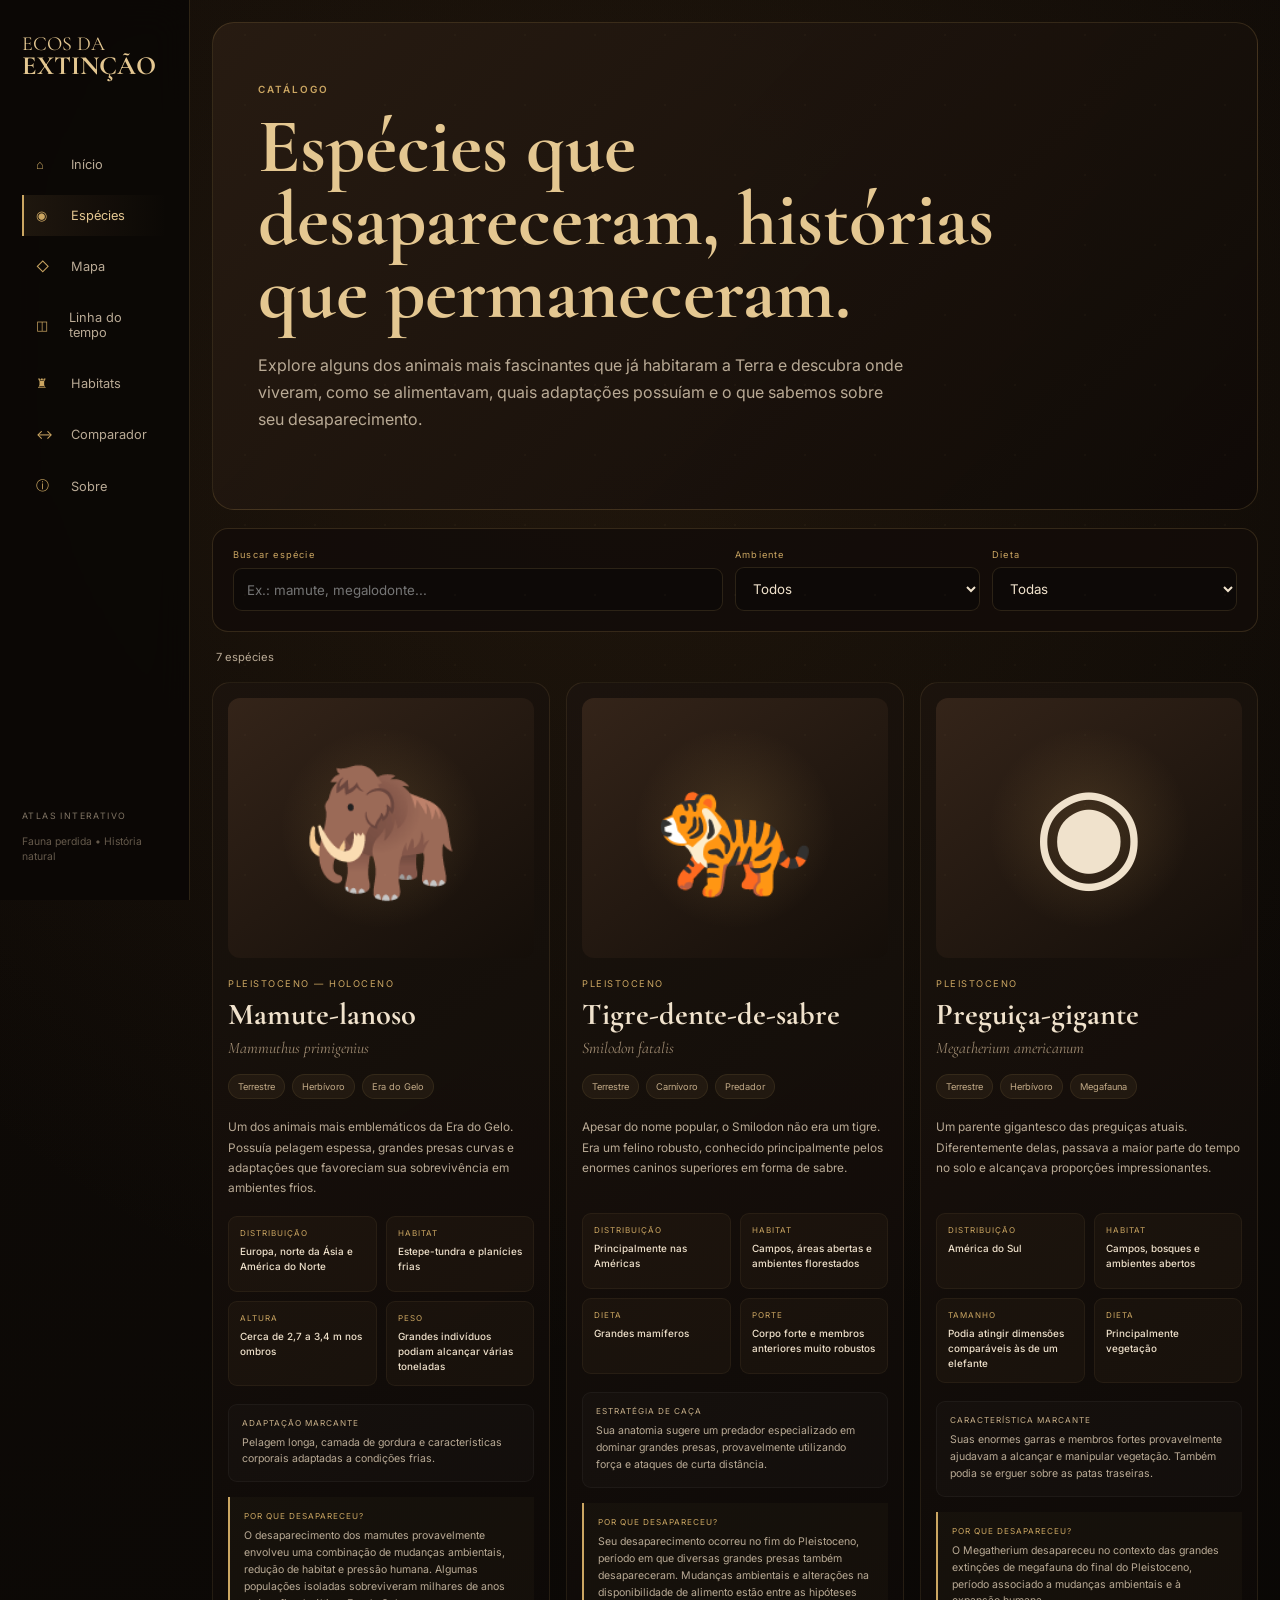
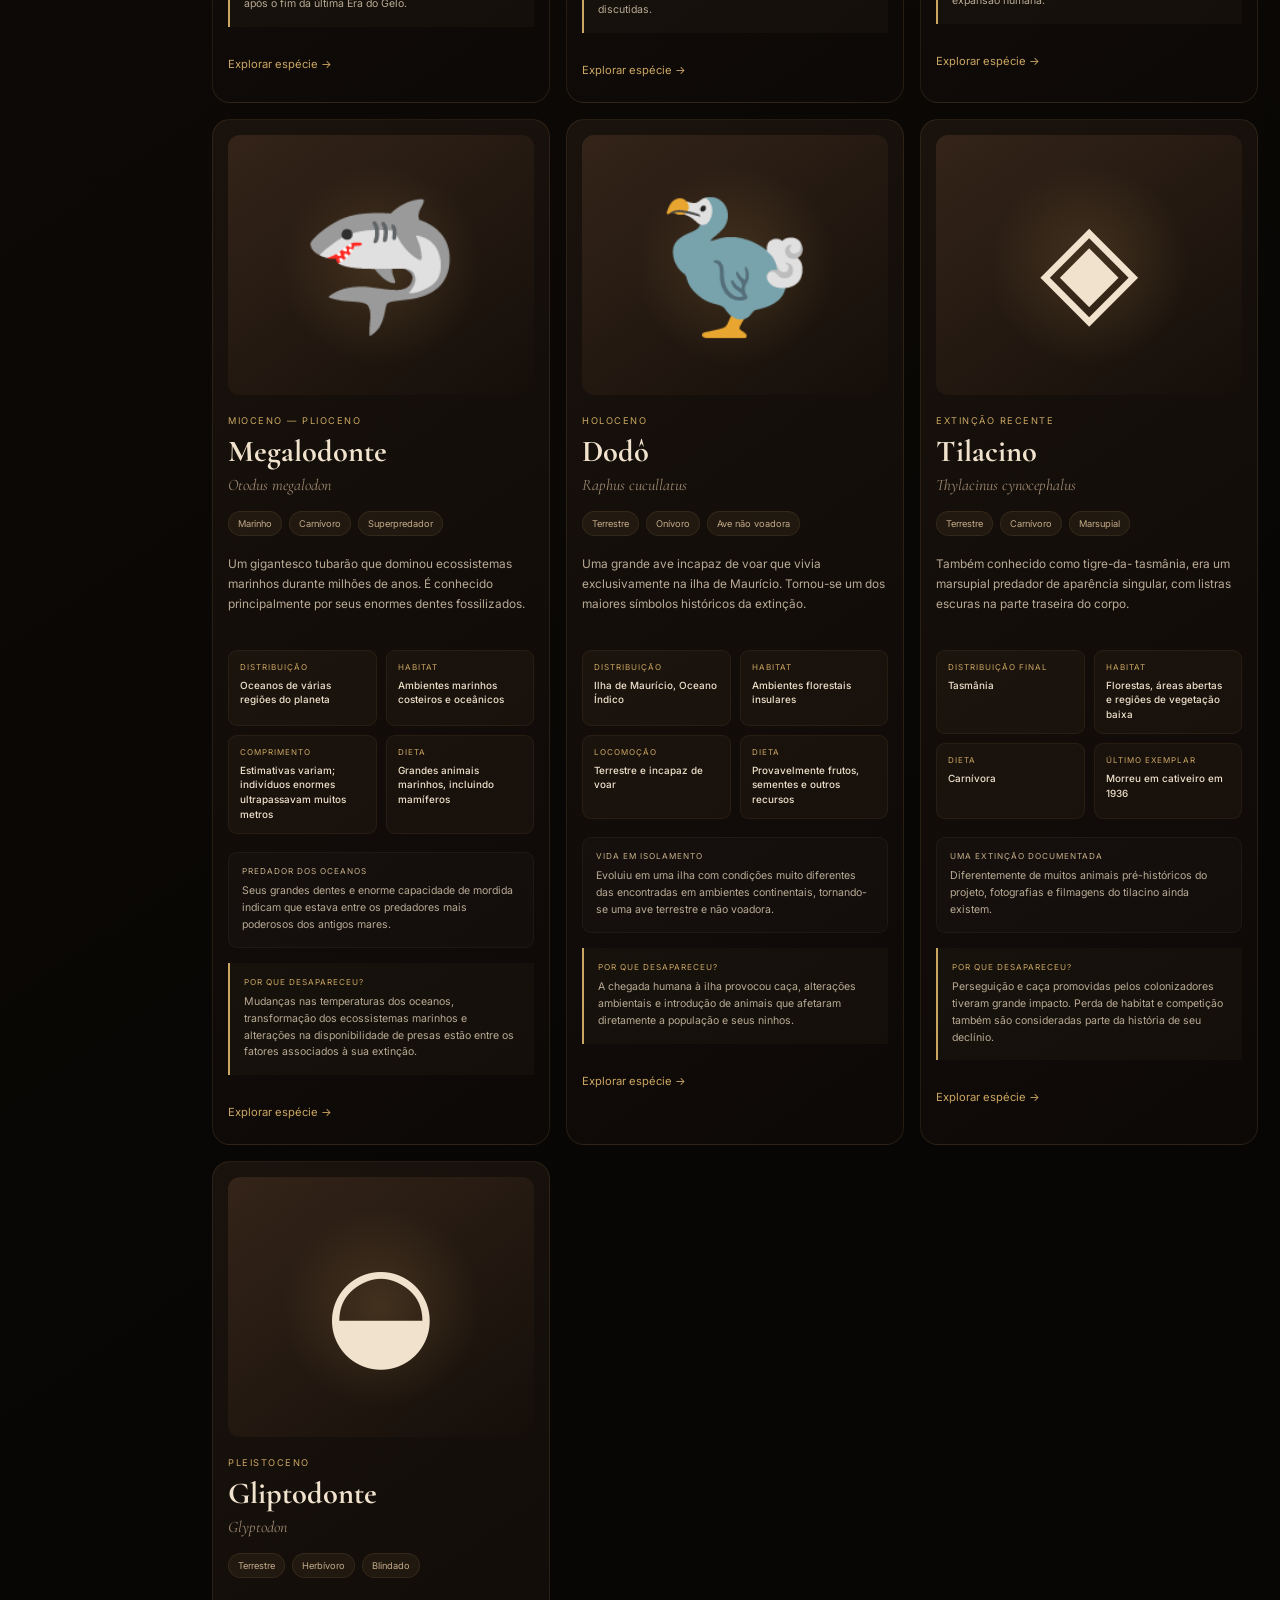
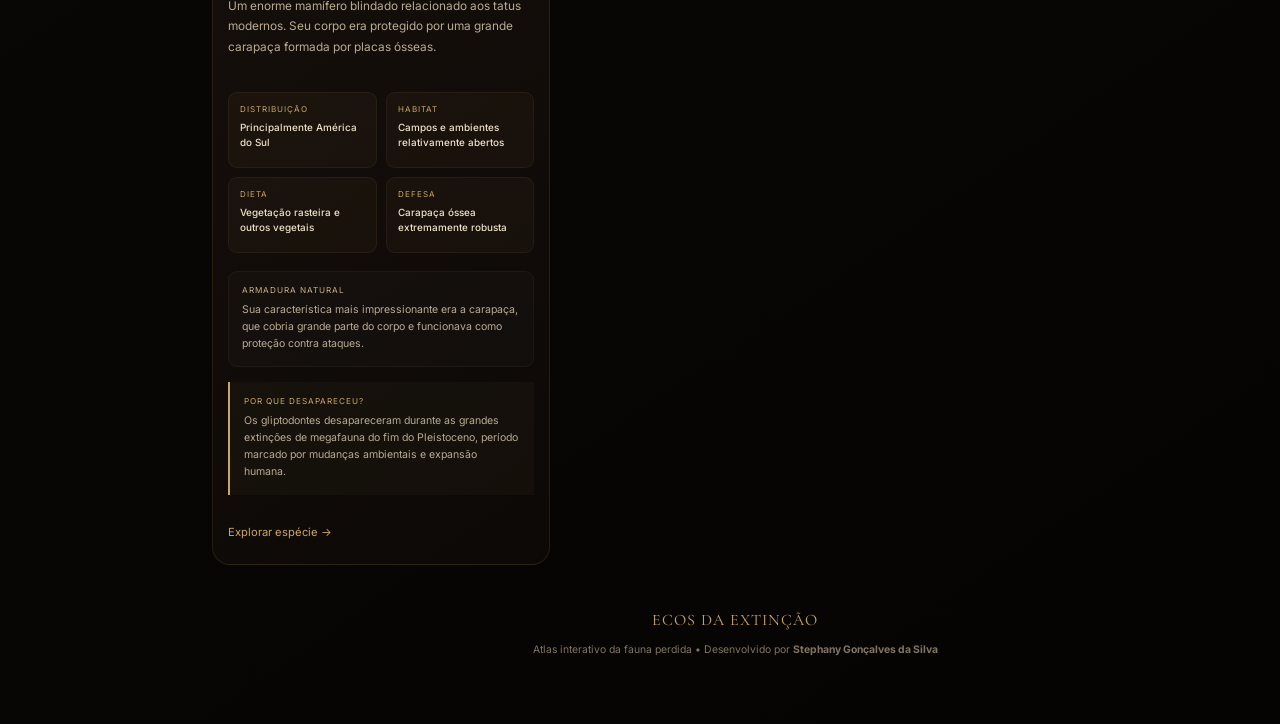
<file: pages/especies.html>
<!DOCTYPE html>
<html lang="pt-BR">

<head>
    <meta charset="UTF-8">

    <meta
        name="viewport"
        content="width=device-width, initial-scale=1.0"
    >

    <title>Espécies | Ecos da Extinção</title>

    <link
        rel="stylesheet"
        href="../css/style.css"
    >
</head>

<body>

    <div class="app-shell">

        <!-- =====================================
             SIDEBAR
        ====================================== -->

        <aside class="sidebar">

            <div>

                <a
                    href="../index.html"
                    class="logo"
                >
                    <span>ECOS DA</span>
                    <strong>EXTINÇÃO</strong>
                </a>

                <nav class="sidebar-nav">

                    <a href="../index.html">
                        <span>⌂</span>
                        Início
                    </a>

                    <a
                        href="especies.html"
                        class="active"
                    >
                        <span>◉</span>
                        Espécies
                    </a>

                    <a href="mapa.html">
    <span>◇</span>
    Mapa
</a>

                    <a href="linha-do-tempo.html">
    <span>◫</span>
    Linha do tempo
</a>

                    <a href="habitats.html">
    <span>♜</span>
    Habitats
</a>

                    <a href="comparador.html">
    <span>↔</span>
    Comparador
</a>

                    <a href="sobre.html">
    <span>ⓘ</span>
    Sobre
</a>

                </nav>

            </div>

            <div class="sidebar-footer">

                <small>
                    ATLAS INTERATIVO
                </small>

                <p>
                    Fauna perdida • História natural
                </p>

            </div>

        </aside>


        <!-- =====================================
             MAIN
        ====================================== -->

        <main class="main-content">

            <!-- HERO -->

            <section class="catalog-hero">

                <p class="eyebrow">
                    CATÁLOGO
                </p>

                <h1>
                    Espécies que desapareceram,
                    histórias que permaneceram.
                </h1>

                <p>
                    Explore alguns dos animais mais
                    fascinantes que já habitaram a Terra
                    e descubra onde viveram, como se
                    alimentavam, quais adaptações possuíam
                    e o que sabemos sobre seu desaparecimento.
                </p>

            </section>


            <!-- =====================================
                 FILTERS
            ====================================== -->

            <section class="catalog-filters">

                <div class="filter-group">

                    <label for="searchSpecies">
                        Buscar espécie
                    </label>

                    <input
                        type="text"
                        id="searchSpecies"
                        placeholder="Ex.: mamute, megalodonte..."
                    >

                </div>


                <div class="filter-group">

                    <label for="filterType">
                        Ambiente
                    </label>

                    <select id="filterType">

                        <option value="">
                            Todos
                        </option>

                        <option value="Terrestre">
                            Terrestre
                        </option>

                        <option value="Marinho">
                            Marinho
                        </option>

                    </select>

                </div>


                <div class="filter-group">

                    <label for="filterDiet">
                        Dieta
                    </label>

                    <select id="filterDiet">

                        <option value="">
                            Todas
                        </option>

                        <option value="Herbívoro">
                            Herbívoro
                        </option>

                        <option value="Carnívoro">
                            Carnívoro
                        </option>

                        <option value="Onívoro">
                            Onívoro
                        </option>

                    </select>

                </div>

            </section>


            <div class="catalog-summary">

                <span id="speciesCount">
                    7 espécies
                </span>

            </div>


            <!-- =====================================
                 SPECIES GRID
            ====================================== -->

            <section
                class="catalog-grid"
                id="speciesGrid"
            >


                <!-- =================================
                     MAMUTE
                ================================== -->

                <article
                    class="catalog-card"
                    data-name="Mamute-lanoso Mammuthus primigenius"
                    data-type="Terrestre"
                    data-diet="Herbívoro"
                >

                    <div class="catalog-image">
                        🦣
                    </div>

                    <p class="catalog-period">
                        PLEISTOCENO — HOLOCENO
                    </p>

                    <h2>
                        Mamute-lanoso
                    </h2>

                    <p class="catalog-scientific">
                        Mammuthus primigenius
                    </p>

                    <div class="catalog-tags">

                        <span>Terrestre</span>
                        <span>Herbívoro</span>
                        <span>Era do Gelo</span>

                    </div>

                    <p class="catalog-description">
                        Um dos animais mais emblemáticos
                        da Era do Gelo. Possuía pelagem
                        espessa, grandes presas curvas
                        e adaptações que favoreciam sua
                        sobrevivência em ambientes frios.
                    </p>

                    <div class="catalog-details">

                        <div>
                            <small>DISTRIBUIÇÃO</small>
                            <strong>
                                Europa, norte da Ásia
                                e América do Norte
                            </strong>
                        </div>

                        <div>
                            <small>HABITAT</small>
                            <strong>
                                Estepe-tundra e
                                planícies frias
                            </strong>
                        </div>

                        <div>
                            <small>ALTURA</small>
                            <strong>
                                Cerca de 2,7 a 3,4 m
                                nos ombros
                            </strong>
                        </div>

                        <div>
                            <small>PESO</small>
                            <strong>
                                Grandes indivíduos podiam
                                alcançar várias toneladas
                            </strong>
                        </div>

                    </div>

                    <div class="catalog-feature">

                        <small>
                            ADAPTAÇÃO MARCANTE
                        </small>

                        <p>
                            Pelagem longa, camada de gordura
                            e características corporais
                            adaptadas a condições frias.
                        </p>

                    </div>

                    <div class="catalog-highlight">

                        <small>
                            POR QUE DESAPARECEU?
                        </small>

                        <p>
                            O desaparecimento dos mamutes
                            provavelmente envolveu uma
                            combinação de mudanças ambientais,
                            redução de habitat e pressão humana.
                            Algumas populações isoladas
                            sobreviveram milhares de anos
                            após o fim da última Era do Gelo.
                        </p>

                    </div>

                    <a href="mamute.html">
    Explorar espécie →
</a>

                </article>



                <!-- =================================
                     SMILODON
                ================================== -->

                <article
                    class="catalog-card"
                    data-name="Tigre-dente-de-sabre Smilodon fatalis"
                    data-type="Terrestre"
                    data-diet="Carnívoro"
                >

                    <div class="catalog-image">
                        🐅
                    </div>

                    <p class="catalog-period">
                        PLEISTOCENO
                    </p>

                    <h2>
                        Tigre-dente-de-sabre
                    </h2>

                    <p class="catalog-scientific">
                        Smilodon fatalis
                    </p>

                    <div class="catalog-tags">

                        <span>Terrestre</span>
                        <span>Carnívoro</span>
                        <span>Predador</span>

                    </div>

                    <p class="catalog-description">
                        Apesar do nome popular, o Smilodon
                        não era um tigre. Era um felino
                        robusto, conhecido principalmente
                        pelos enormes caninos superiores
                        em forma de sabre.
                    </p>

                    <div class="catalog-details">

                        <div>
                            <small>DISTRIBUIÇÃO</small>
                            <strong>
                                Principalmente nas Américas
                            </strong>
                        </div>

                        <div>
                            <small>HABITAT</small>
                            <strong>
                                Campos, áreas abertas
                                e ambientes florestados
                            </strong>
                        </div>

                        <div>
                            <small>DIETA</small>
                            <strong>
                                Grandes mamíferos
                            </strong>
                        </div>

                        <div>
                            <small>PORTE</small>
                            <strong>
                                Corpo forte e membros
                                anteriores muito robustos
                            </strong>
                        </div>

                    </div>

                    <div class="catalog-feature">

                        <small>
                            ESTRATÉGIA DE CAÇA
                        </small>

                        <p>
                            Sua anatomia sugere um predador
                            especializado em dominar grandes
                            presas, provavelmente utilizando
                            força e ataques de curta distância.
                        </p>

                    </div>

                    <div class="catalog-highlight">

                        <small>
                            POR QUE DESAPARECEU?
                        </small>

                        <p>
                            Seu desaparecimento ocorreu no
                            fim do Pleistoceno, período em que
                            diversas grandes presas também
                            desapareceram. Mudanças ambientais
                            e alterações na disponibilidade
                            de alimento estão entre as
                            hipóteses discutidas.
                        </p>

                    </div>

                    <a href="smilodon.html">
    Explorar espécie →
</a>

                </article>



                <!-- =================================
                     PREGUIÇA GIGANTE
                ================================== -->

                <article
                    class="catalog-card"
                    data-name="Preguiça-gigante Megatherium americanum"
                    data-type="Terrestre"
                    data-diet="Herbívoro"
                >

                    <div class="catalog-image">
                        ◉
                    </div>

                    <p class="catalog-period">
                        PLEISTOCENO
                    </p>

                    <h2>
                        Preguiça-gigante
                    </h2>

                    <p class="catalog-scientific">
                        Megatherium americanum
                    </p>

                    <div class="catalog-tags">

                        <span>Terrestre</span>
                        <span>Herbívoro</span>
                        <span>Megafauna</span>

                    </div>

                    <p class="catalog-description">
                        Um parente gigantesco das preguiças
                        atuais. Diferentemente delas,
                        passava a maior parte do tempo
                        no solo e alcançava proporções
                        impressionantes.
                    </p>

                    <div class="catalog-details">

                        <div>
                            <small>DISTRIBUIÇÃO</small>
                            <strong>
                                América do Sul
                            </strong>
                        </div>

                        <div>
                            <small>HABITAT</small>
                            <strong>
                                Campos, bosques e
                                ambientes abertos
                            </strong>
                        </div>

                        <div>
                            <small>TAMANHO</small>
                            <strong>
                                Podia atingir dimensões
                                comparáveis às de um elefante
                            </strong>
                        </div>

                        <div>
                            <small>DIETA</small>
                            <strong>
                                Principalmente vegetação
                            </strong>
                        </div>

                    </div>

                    <div class="catalog-feature">

                        <small>
                            CARACTERÍSTICA MARCANTE
                        </small>

                        <p>
                            Suas enormes garras e membros
                            fortes provavelmente ajudavam
                            a alcançar e manipular vegetação.
                            Também podia se erguer sobre
                            as patas traseiras.
                        </p>

                    </div>

                    <div class="catalog-highlight">

                        <small>
                            POR QUE DESAPARECEU?
                        </small>

                        <p>
                            O Megatherium desapareceu no
                            contexto das grandes extinções
                            de megafauna do final do
                            Pleistoceno, período associado
                            a mudanças ambientais e à
                            expansão humana.
                        </p>

                    </div>

                    <a href="preguica-gigante.html">
    Explorar espécie →
</a>

                </article>



                <!-- =================================
                     MEGALODONTE
                ================================== -->

                <article
                    class="catalog-card"
                    data-name="Megalodonte Otodus megalodon"
                    data-type="Marinho"
                    data-diet="Carnívoro"
                >

                    <div class="catalog-image">
                        🦈
                    </div>

                    <p class="catalog-period">
                        MIOCENO — PLIOCENO
                    </p>

                    <h2>
                        Megalodonte
                    </h2>

                    <p class="catalog-scientific">
                        Otodus megalodon
                    </p>

                    <div class="catalog-tags">

                        <span>Marinho</span>
                        <span>Carnívoro</span>
                        <span>Superpredador</span>

                    </div>

                    <p class="catalog-description">
                        Um gigantesco tubarão que dominou
                        ecossistemas marinhos durante
                        milhões de anos. É conhecido
                        principalmente por seus enormes
                        dentes fossilizados.
                    </p>

                    <div class="catalog-details">

                        <div>
                            <small>DISTRIBUIÇÃO</small>
                            <strong>
                                Oceanos de várias
                                regiões do planeta
                            </strong>
                        </div>

                        <div>
                            <small>HABITAT</small>
                            <strong>
                                Ambientes marinhos
                                costeiros e oceânicos
                            </strong>
                        </div>

                        <div>
                            <small>COMPRIMENTO</small>
                            <strong>
                                Estimativas variam;
                                indivíduos enormes
                                ultrapassavam muitos metros
                            </strong>
                        </div>

                        <div>
                            <small>DIETA</small>
                            <strong>
                                Grandes animais marinhos,
                                incluindo mamíferos
                            </strong>
                        </div>

                    </div>

                    <div class="catalog-feature">

                        <small>
                            PREDADOR DOS OCEANOS
                        </small>

                        <p>
                            Seus grandes dentes e enorme
                            capacidade de mordida indicam
                            que estava entre os predadores
                            mais poderosos dos antigos mares.
                        </p>

                    </div>

                    <div class="catalog-highlight">

                        <small>
                            POR QUE DESAPARECEU?
                        </small>

                        <p>
                            Mudanças nas temperaturas dos
                            oceanos, transformação dos
                            ecossistemas marinhos e alterações
                            na disponibilidade de presas
                            estão entre os fatores associados
                            à sua extinção.
                        </p>

                    </div>

                    <a href="megalodonte.html">
    Explorar espécie →
</a>

                </article>



                <!-- =================================
                     DODÔ
                ================================== -->

                <article
                    class="catalog-card"
                    data-name="Dodô Raphus cucullatus"
                    data-type="Terrestre"
                    data-diet="Onívoro"
                >

                    <div class="catalog-image">
                        🦤
                    </div>

                    <p class="catalog-period">
                        HOLOCENO
                    </p>

                    <h2>
                        Dodô
                    </h2>

                    <p class="catalog-scientific">
                        Raphus cucullatus
                    </p>

                    <div class="catalog-tags">

                        <span>Terrestre</span>
                        <span>Onívoro</span>
                        <span>Ave não voadora</span>

                    </div>

                    <p class="catalog-description">
                        Uma grande ave incapaz de voar que
                        vivia exclusivamente na ilha de
                        Maurício. Tornou-se um dos maiores
                        símbolos históricos da extinção.
                    </p>

                    <div class="catalog-details">

                        <div>
                            <small>DISTRIBUIÇÃO</small>
                            <strong>
                                Ilha de Maurício,
                                Oceano Índico
                            </strong>
                        </div>

                        <div>
                            <small>HABITAT</small>
                            <strong>
                                Ambientes florestais
                                insulares
                            </strong>
                        </div>

                        <div>
                            <small>LOCOMOÇÃO</small>
                            <strong>
                                Terrestre e incapaz
                                de voar
                            </strong>
                        </div>

                        <div>
                            <small>DIETA</small>
                            <strong>
                                Provavelmente frutos,
                                sementes e outros recursos
                            </strong>
                        </div>

                    </div>

                    <div class="catalog-feature">

                        <small>
                            VIDA EM ISOLAMENTO
                        </small>

                        <p>
                            Evoluiu em uma ilha com
                            condições muito diferentes das
                            encontradas em ambientes
                            continentais, tornando-se uma
                            ave terrestre e não voadora.
                        </p>

                    </div>

                    <div class="catalog-highlight">

                        <small>
                            POR QUE DESAPARECEU?
                        </small>

                        <p>
                            A chegada humana à ilha provocou
                            caça, alterações ambientais e
                            introdução de animais que
                            afetaram diretamente a população
                            e seus ninhos.
                        </p>

                    </div>

                    <a href="dodo.html">
    Explorar espécie →
</a>

                </article>



                <!-- =================================
                     TILACINO
                ================================== -->

                <article
                    class="catalog-card"
                    data-name="Tilacino Tigre da Tasmania Thylacinus cynocephalus"
                    data-type="Terrestre"
                    data-diet="Carnívoro"
                >

                    <div class="catalog-image">
                        ◈
                    </div>

                    <p class="catalog-period">
                        EXTINÇÃO RECENTE
                    </p>

                    <h2>
                        Tilacino
                    </h2>

                    <p class="catalog-scientific">
                        Thylacinus cynocephalus
                    </p>

                    <div class="catalog-tags">

                        <span>Terrestre</span>
                        <span>Carnívoro</span>
                        <span>Marsupial</span>

                    </div>

                    <p class="catalog-description">
                        Também conhecido como tigre-da-
                        tasmânia, era um marsupial predador
                        de aparência singular, com listras
                        escuras na parte traseira do corpo.
                    </p>

                    <div class="catalog-details">

                        <div>
                            <small>DISTRIBUIÇÃO FINAL</small>
                            <strong>
                                Tasmânia
                            </strong>
                        </div>

                        <div>
                            <small>HABITAT</small>
                            <strong>
                                Florestas, áreas abertas
                                e regiões de vegetação baixa
                            </strong>
                        </div>

                        <div>
                            <small>DIETA</small>
                            <strong>
                                Carnívora
                            </strong>
                        </div>

                        <div>
                            <small>ÚLTIMO EXEMPLAR</small>
                            <strong>
                                Morreu em cativeiro
                                em 1936
                            </strong>
                        </div>

                    </div>

                    <div class="catalog-feature">

                        <small>
                            UMA EXTINÇÃO DOCUMENTADA
                        </small>

                        <p>
                            Diferentemente de muitos animais
                            pré-históricos do projeto,
                            fotografias e filmagens do
                            tilacino ainda existem.
                        </p>

                    </div>

                    <div class="catalog-highlight">

                        <small>
                            POR QUE DESAPARECEU?
                        </small>

                        <p>
                            Perseguição e caça promovidas
                            pelos colonizadores tiveram
                            grande impacto. Perda de habitat
                            e competição também são
                            consideradas parte da história
                            de seu declínio.
                        </p>

                    </div>

                    <a href="tilacino.html">
    Explorar espécie →
</a>

                </article>



                <!-- =================================
                     GLIPTODONTE
                ================================== -->

                <article
                    class="catalog-card"
                    data-name="Gliptodonte Glyptodon"
                    data-type="Terrestre"
                    data-diet="Herbívoro"
                >

                    <div class="catalog-image">
                        ◒
                    </div>

                    <p class="catalog-period">
                        PLEISTOCENO
                    </p>

                    <h2>
                        Gliptodonte
                    </h2>

                    <p class="catalog-scientific">
                        Glyptodon
                    </p>

                    <div class="catalog-tags">

                        <span>Terrestre</span>
                        <span>Herbívoro</span>
                        <span>Blindado</span>

                    </div>

                    <p class="catalog-description">
                        Um enorme mamífero blindado
                        relacionado aos tatus modernos.
                        Seu corpo era protegido por uma
                        grande carapaça formada por
                        placas ósseas.
                    </p>

                    <div class="catalog-details">

                        <div>
                            <small>DISTRIBUIÇÃO</small>
                            <strong>
                                Principalmente
                                América do Sul
                            </strong>
                        </div>

                        <div>
                            <small>HABITAT</small>
                            <strong>
                                Campos e ambientes
                                relativamente abertos
                            </strong>
                        </div>

                        <div>
                            <small>DIETA</small>
                            <strong>
                                Vegetação rasteira
                                e outros vegetais
                            </strong>
                        </div>

                        <div>
                            <small>DEFESA</small>
                            <strong>
                                Carapaça óssea
                                extremamente robusta
                            </strong>
                        </div>

                    </div>

                    <div class="catalog-feature">

                        <small>
                            ARMADURA NATURAL
                        </small>

                        <p>
                            Sua característica mais
                            impressionante era a carapaça,
                            que cobria grande parte do corpo
                            e funcionava como proteção
                            contra ataques.
                        </p>

                    </div>

                    <div class="catalog-highlight">

                        <small>
                            POR QUE DESAPARECEU?
                        </small>

                        <p>
                            Os gliptodontes desapareceram
                            durante as grandes extinções
                            de megafauna do fim do
                            Pleistoceno, período marcado
                            por mudanças ambientais e
                            expansão humana.
                        </p>

                    </div>

                    <a href="gliptodonte.html">
    Explorar espécie →
</a>

                </article>


            </section>


            <!-- =====================================
                 FOOTER
            ====================================== -->

            <footer>

                <p>
                    ECOS DA EXTINÇÃO
                </p>

                <small>
                    Atlas interativo da fauna perdida
                    • Desenvolvido por
                    <strong>
                        Stephany Gonçalves da Silva
                    </strong>
                </small>

            </footer>

        </main>

    </div>


    <script src="../js/especies.js"></script>

</body>

</html>
</file>
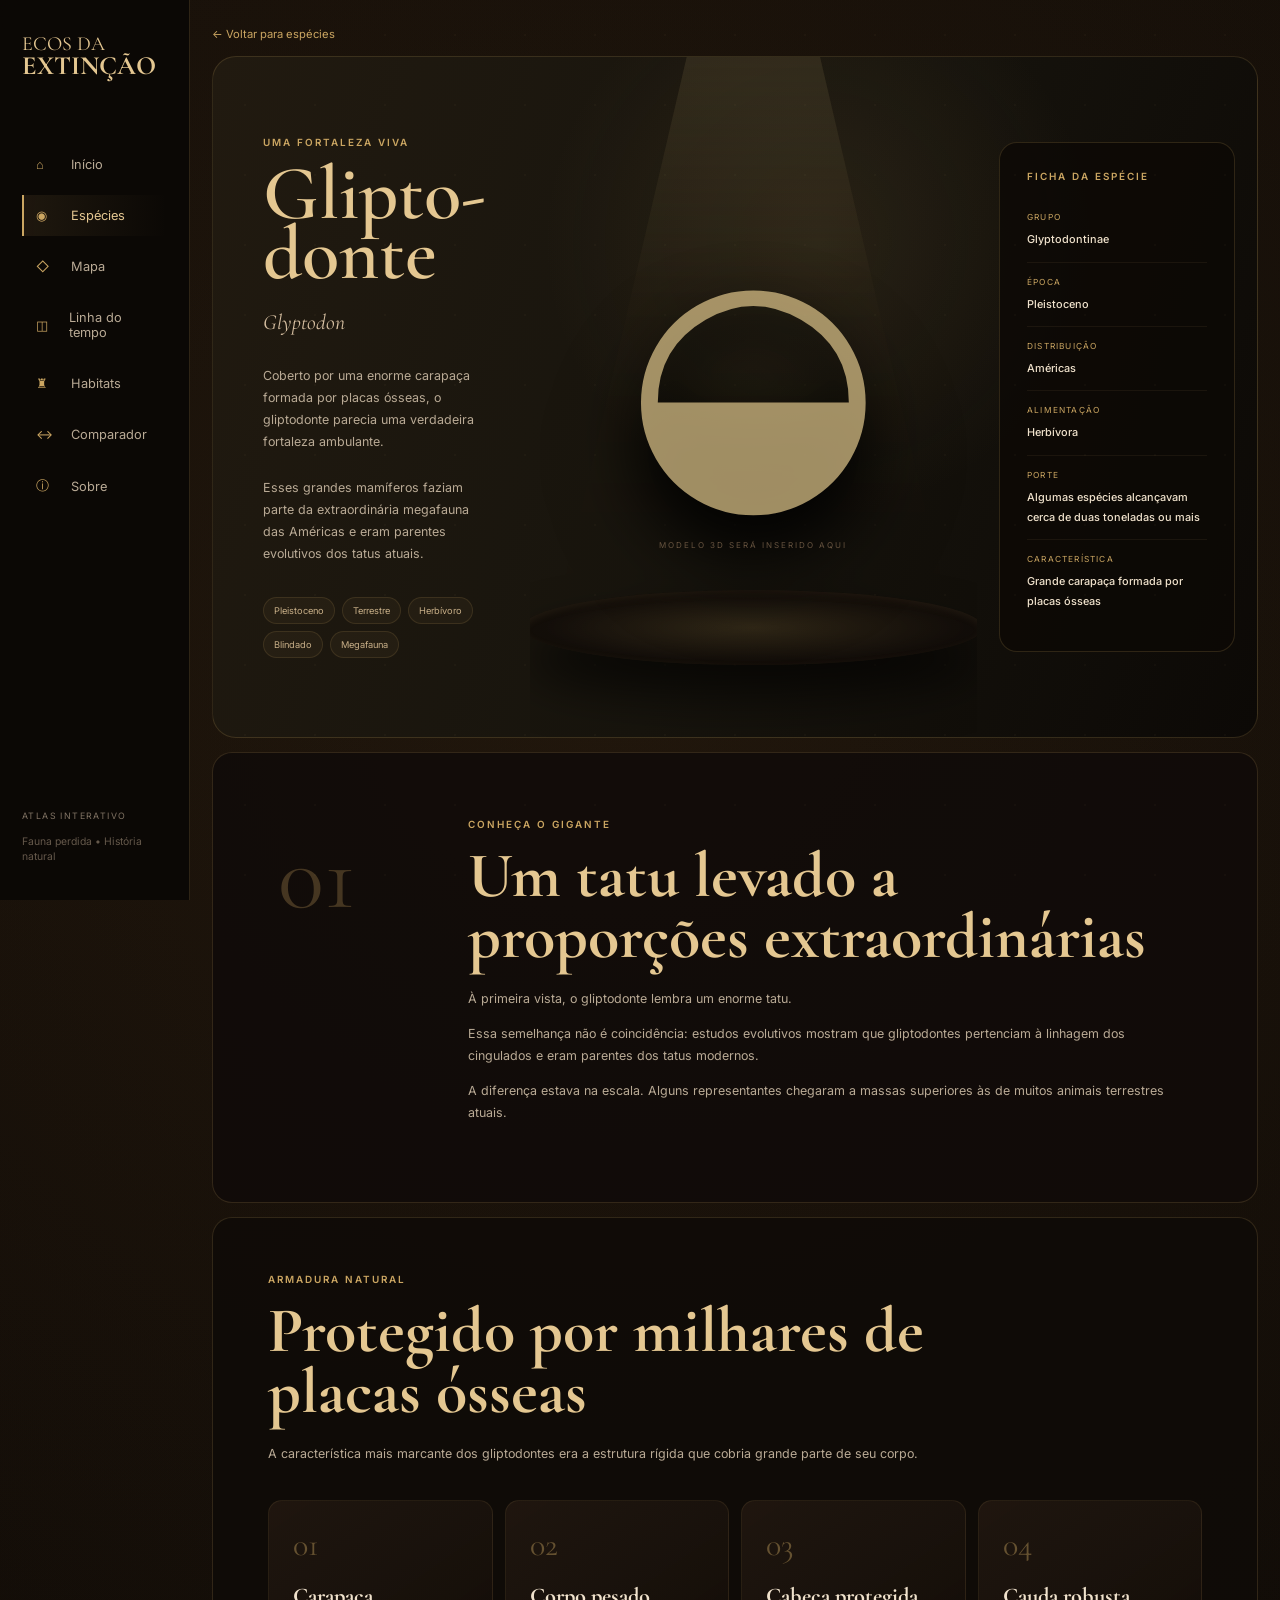
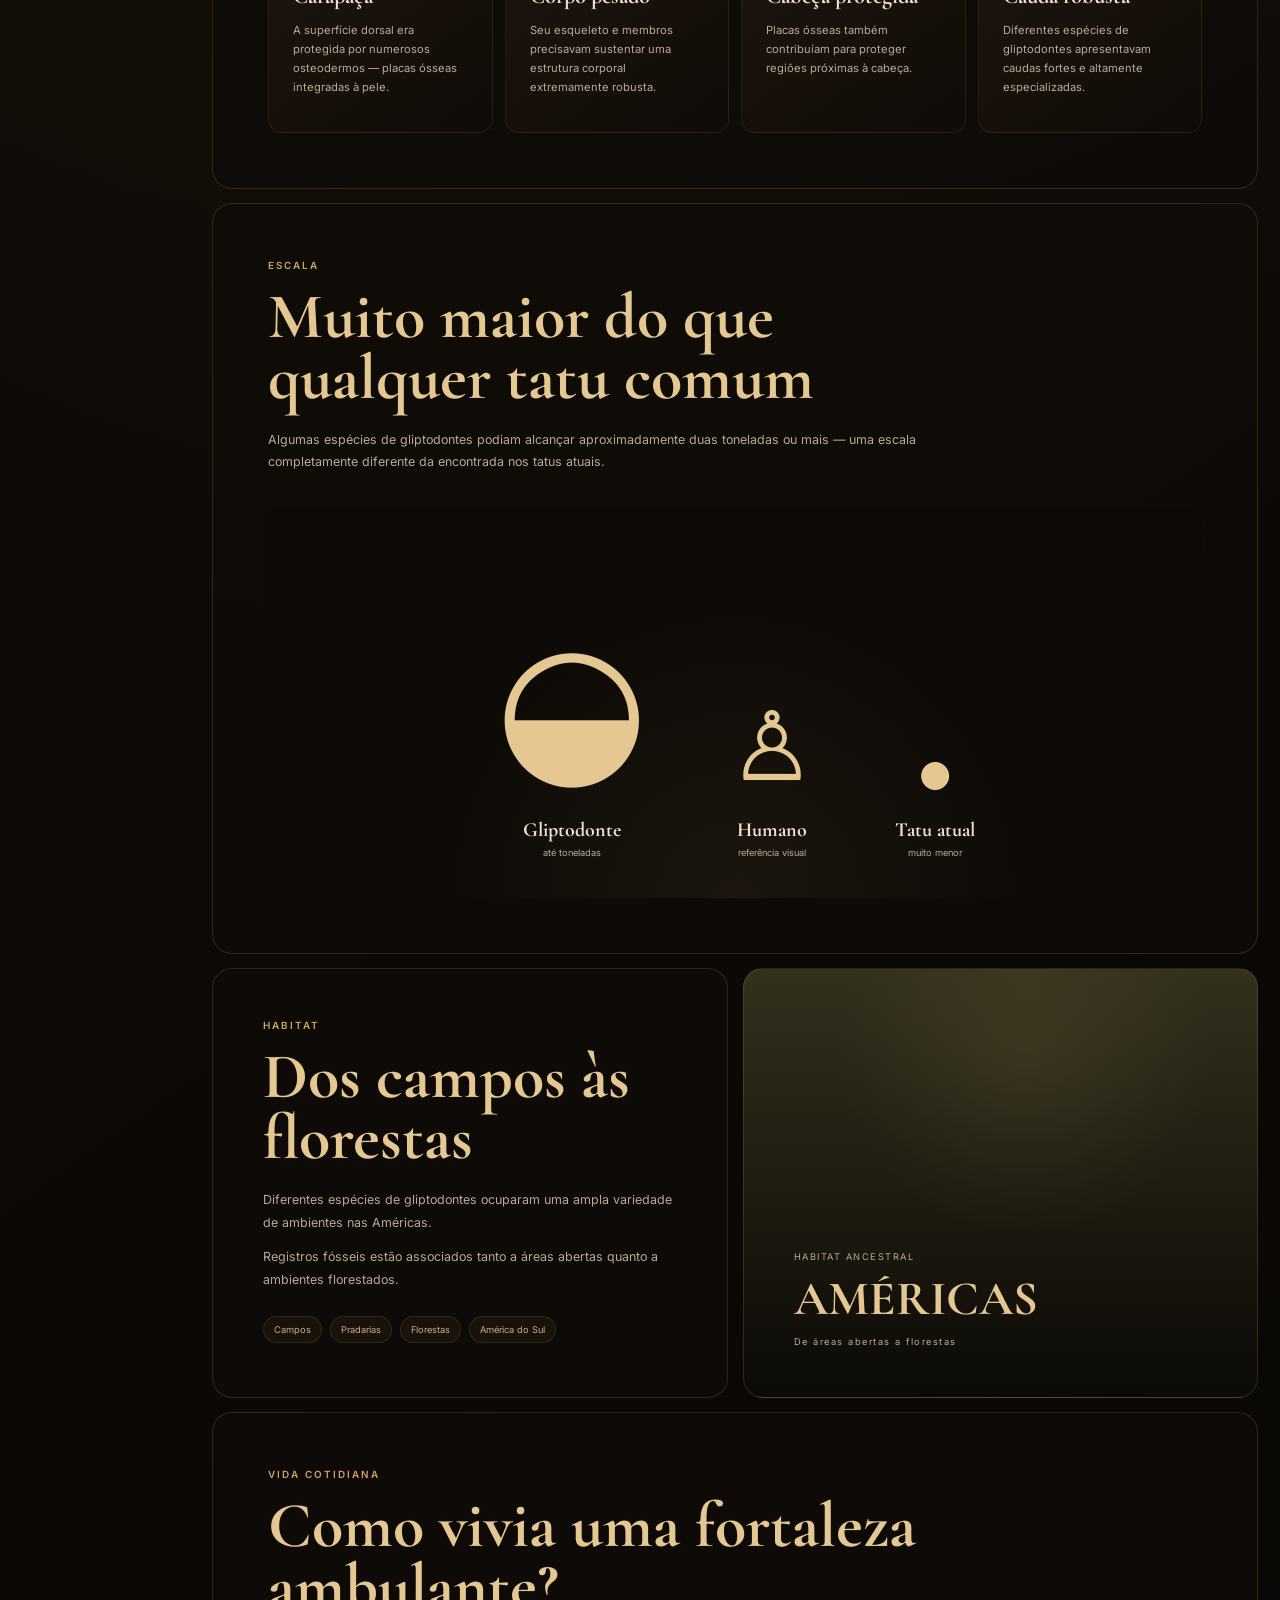
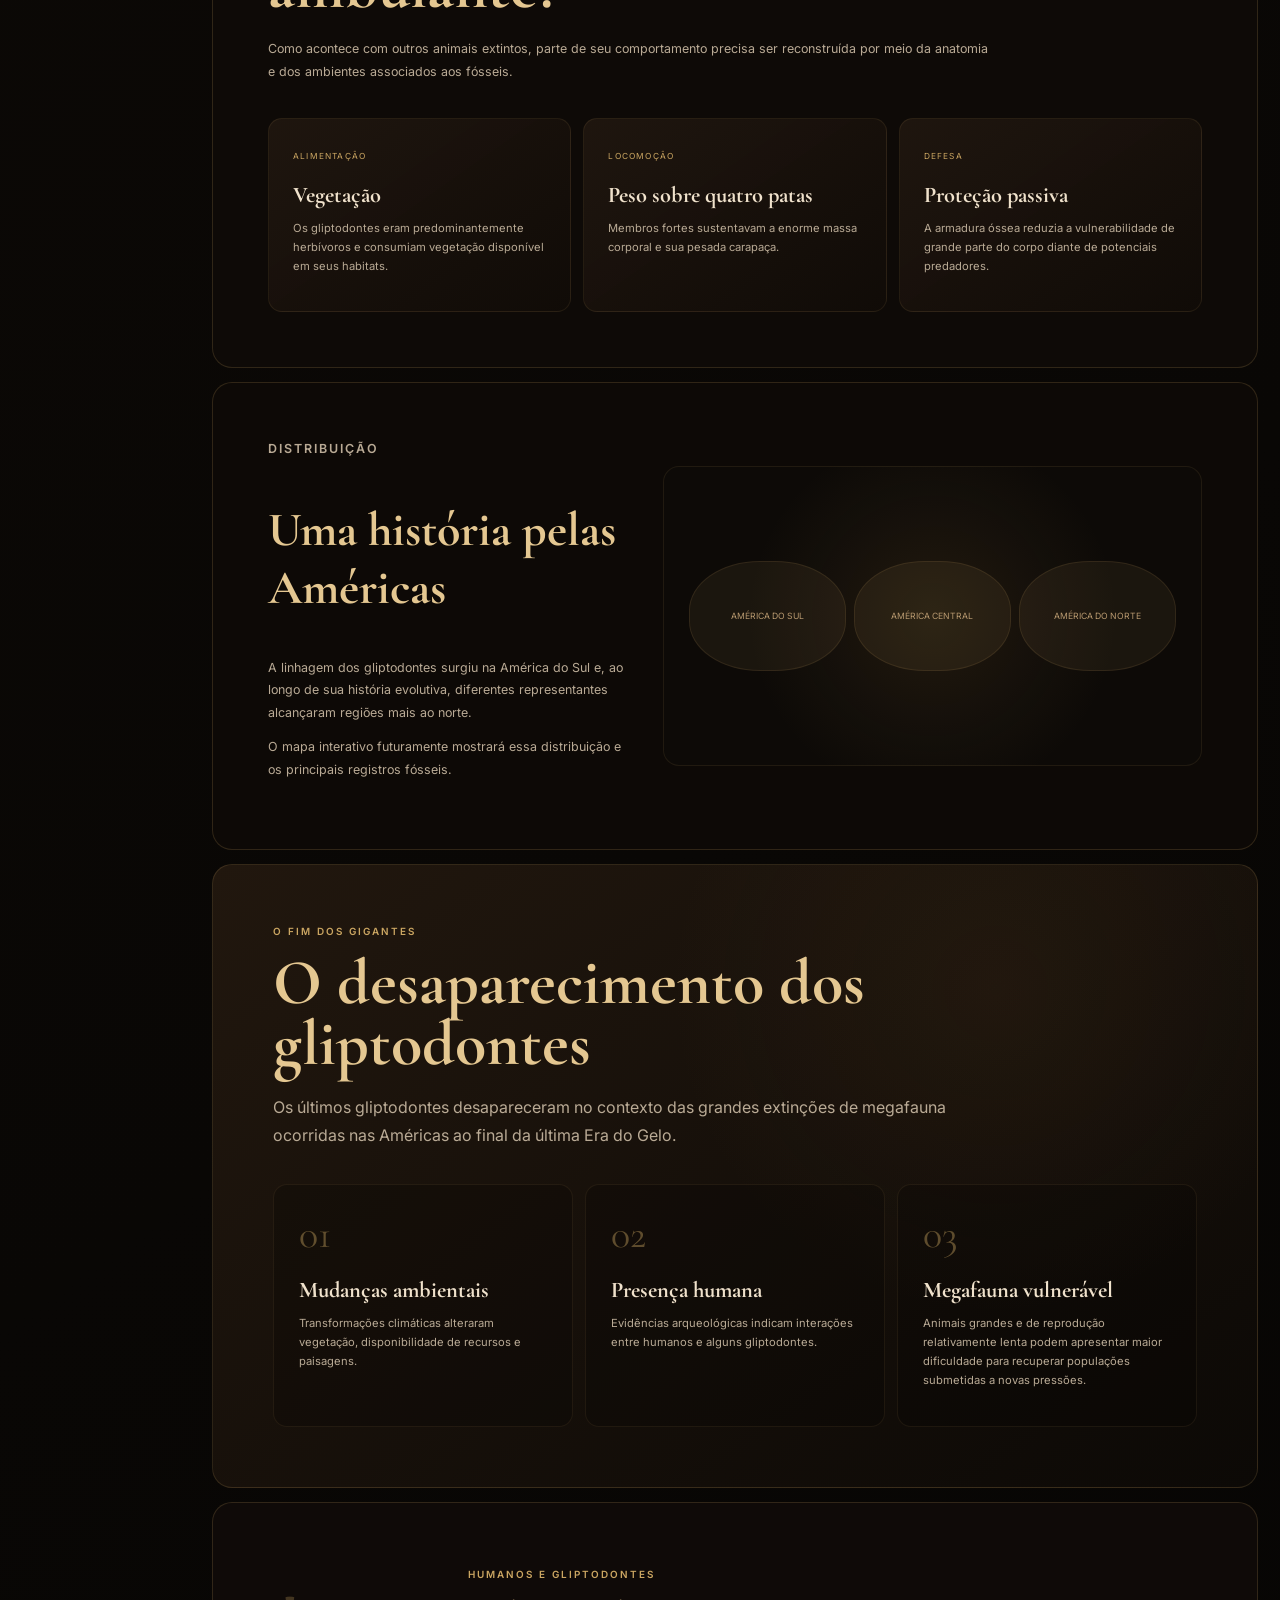
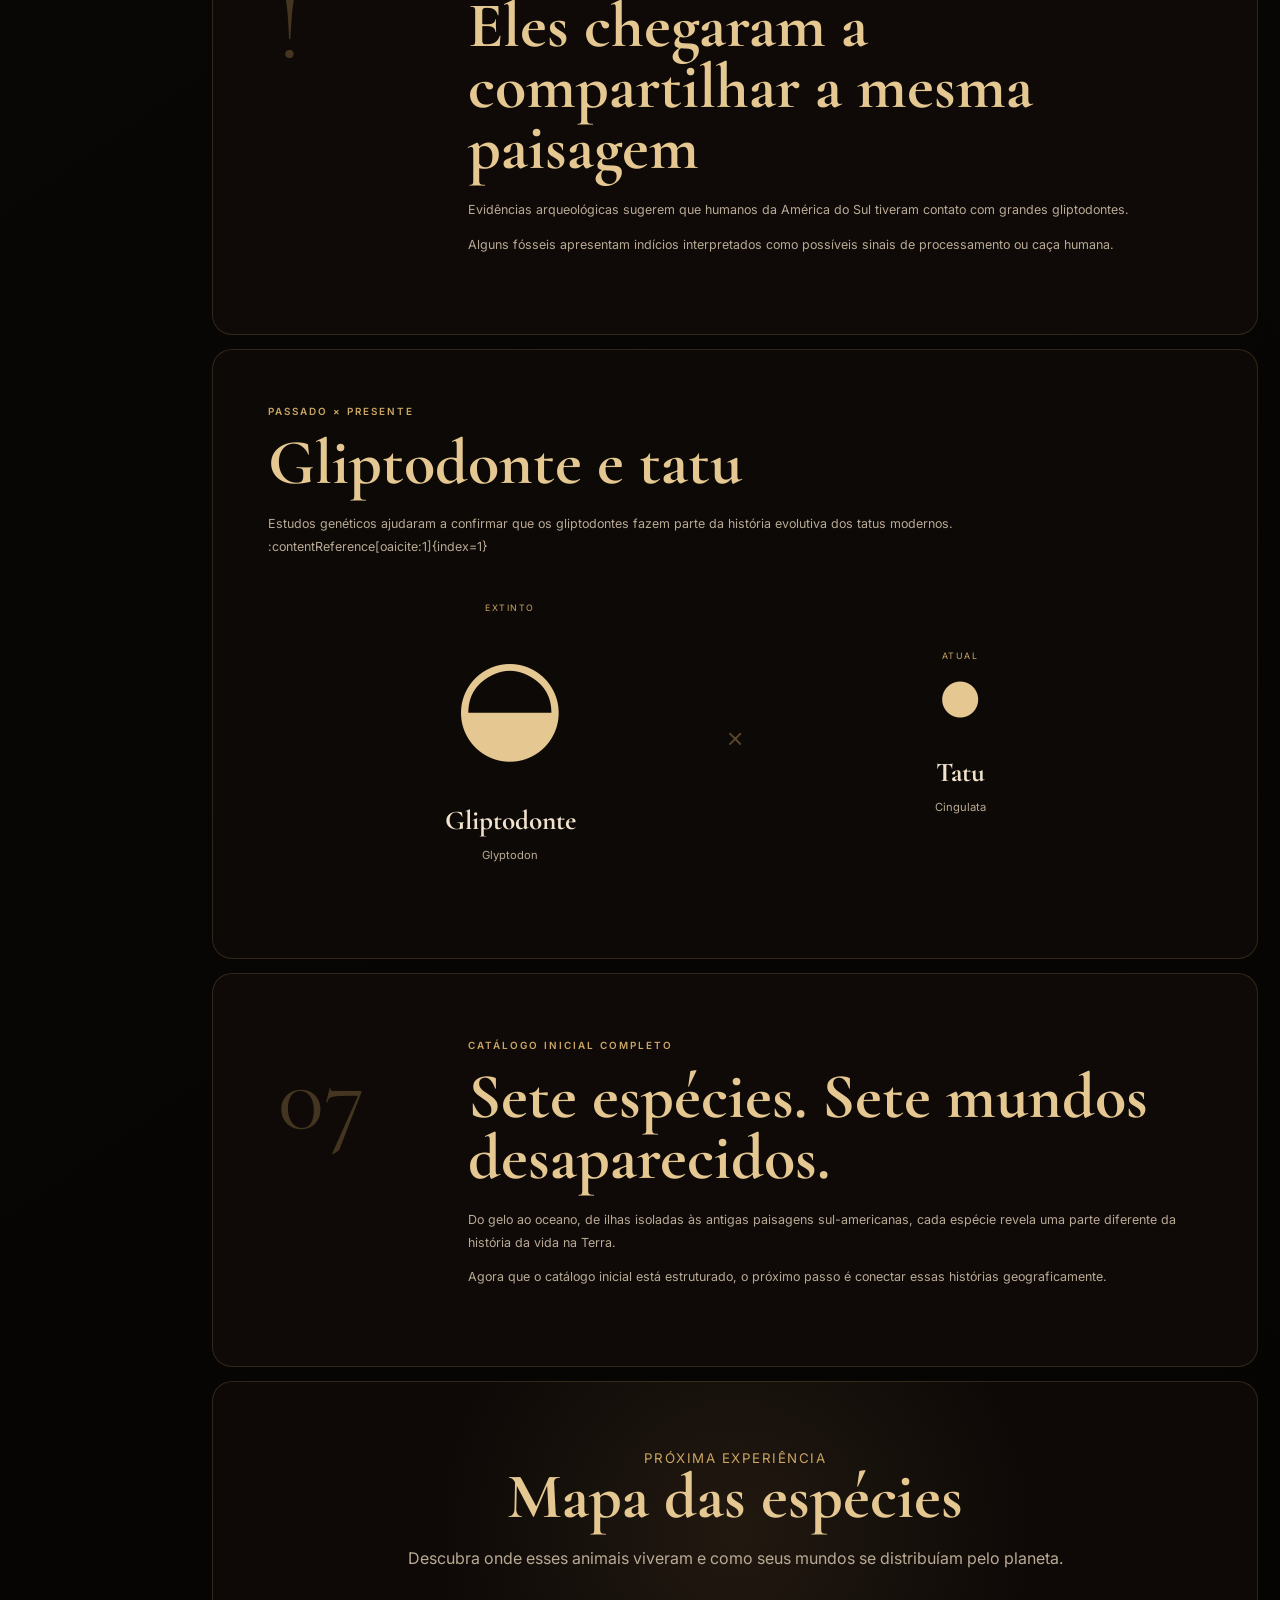
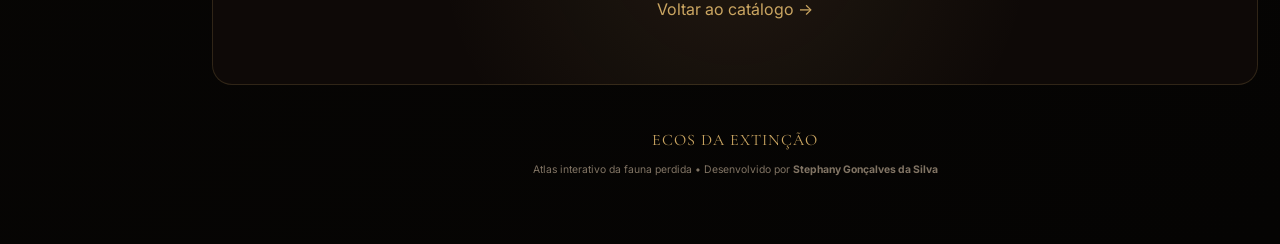
<file: pages/gliptodonte.html>
<!DOCTYPE html>
<html lang="pt-BR">

<head>
    <meta charset="UTF-8">

    <meta
        name="viewport"
        content="width=device-width, initial-scale=1.0"
    >

    <title>
        Gliptodonte | Ecos da Extinção
    </title>

    <link
        rel="stylesheet"
        href="../css/style.css"
    >
</head>

<body>

    <div class="app-shell">

        <!-- SIDEBAR -->

        <aside class="sidebar">

            <div>

                <a
                    href="../index.html"
                    class="logo"
                >
                    <span>ECOS DA</span>
                    <strong>EXTINÇÃO</strong>
                </a>

                <nav class="sidebar-nav">

                    <a href="../index.html">
                        <span>⌂</span>
                        Início
                    </a>

                    <a
                        href="especies.html"
                        class="active"
                    >
                        <span>◉</span>
                        Espécies
                    </a>

                    <a href="mapa.html">
    <span>◇</span>
    Mapa
</a>

                    <a href="linha-do-tempo.html">
    <span>◫</span>
    Linha do tempo
</a>

                    <a href="habitats.html">
    <span>♜</span>
    Habitats
</a>

                    <a href="comparador.html">
    <span>↔</span>
    Comparador
</a>

                    <a href="sobre.html">
    <span>ⓘ</span>
    Sobre
</a>
                </nav>

            </div>

            <div class="sidebar-footer">

                <small>
                    ATLAS INTERATIVO
                </small>

                <p>
                    Fauna perdida • História natural
                </p>

            </div>

        </aside>


        <!-- MAIN -->

        <main class="main-content">

            <div class="species-back">

                <a href="especies.html">
                    ← Voltar para espécies
                </a>

            </div>


            <!-- HERO -->

            <section class="animal-profile-hero glyptodon-hero">

                <div class="animal-profile-text">

                    <p class="eyebrow">
                        UMA FORTALEZA VIVA
                    </p>

                    <h1>
                        Glipto-
                        <br>
                        donte
                    </h1>

                    <p class="animal-latin">
                        Glyptodon
                    </p>

                    <p class="animal-introduction">
                        Coberto por uma enorme carapaça
                        formada por placas ósseas,
                        o gliptodonte parecia uma
                        verdadeira fortaleza ambulante.
                    </p>

                    <p class="animal-introduction">
                        Esses grandes mamíferos faziam
                        parte da extraordinária megafauna
                        das Américas e eram parentes
                        evolutivos dos tatus atuais.
                    </p>

                    <div class="animal-quick-tags">

                        <span>Pleistoceno</span>
                        <span>Terrestre</span>
                        <span>Herbívoro</span>
                        <span>Blindado</span>
                        <span>Megafauna</span>

                    </div>

                </div>


                <!-- MODELO FUTURO -->

                <div class="animal-profile-stage glyptodon-stage">

                    <div class="profile-light glyptodon-light"></div>

                    <div class="profile-model-placeholder">

                        <span class="temporary-animal-symbol">
                            ◒
                        </span>

                        <small>
                            MODELO 3D SERÁ INSERIDO AQUI
                        </small>

                    </div>

                    <div class="profile-platform glyptodon-platform"></div>

                </div>


                <!-- FICHA -->

                <aside class="animal-profile-facts">

                    <p class="panel-title">
                        FICHA DA ESPÉCIE
                    </p>

                    <div class="profile-fact">

                        <small>
                            GRUPO
                        </small>

                        <strong>
                            Glyptodontinae
                        </strong>

                    </div>


                    <div class="profile-fact">

                        <small>
                            ÉPOCA
                        </small>

                        <strong>
                            Pleistoceno
                        </strong>

                    </div>


                    <div class="profile-fact">

                        <small>
                            DISTRIBUIÇÃO
                        </small>

                        <strong>
                            Américas
                        </strong>

                    </div>


                    <div class="profile-fact">

                        <small>
                            ALIMENTAÇÃO
                        </small>

                        <strong>
                            Herbívora
                        </strong>

                    </div>


                    <div class="profile-fact">

                        <small>
                            PORTE
                        </small>

                        <strong>
                            Algumas espécies alcançavam
                            cerca de duas toneladas
                            ou mais
                        </strong>

                    </div>


                    <div class="profile-fact">

                        <small>
                            CARACTERÍSTICA
                        </small>

                        <strong>
                            Grande carapaça formada
                            por placas ósseas
                        </strong>

                    </div>

                </aside>

            </section>


            <!-- INTRO -->

            <section class="animal-story">

                <div class="animal-story-number">
                    01
                </div>

                <div class="animal-story-content">

                    <p class="eyebrow">
                        CONHEÇA O GIGANTE
                    </p>

                    <h2>
                        Um tatu levado
                        a proporções extraordinárias
                    </h2>

                    <p>
                        À primeira vista, o gliptodonte
                        lembra um enorme tatu.
                    </p>

                    <p>
                        Essa semelhança não é coincidência:
                        estudos evolutivos mostram que
                        gliptodontes pertenciam à linhagem
                        dos cingulados e eram parentes
                        dos tatus modernos.
                    </p>

                    <p>
                        A diferença estava na escala.
                        Alguns representantes chegaram
                        a massas superiores às de
                        muitos animais terrestres atuais.
                    </p>

                </div>

            </section>


            <!-- ARMADURA -->

            <section class="animal-section">

                <div class="section-heading">

                    <p class="eyebrow">
                        ARMADURA NATURAL
                    </p>

                    <h2>
                        Protegido por milhares
                        de placas ósseas
                    </h2>

                    <p>
                        A característica mais marcante
                        dos gliptodontes era a estrutura
                        rígida que cobria grande parte
                        de seu corpo.
                    </p>

                </div>


                <div class="adaptation-grid">

                    <article>

                        <span class="adaptation-number">
                            01
                        </span>

                        <h3>
                            Carapaça
                        </h3>

                        <p>
                            A superfície dorsal era
                            protegida por numerosos
                            osteodermos — placas ósseas
                            integradas à pele.
                        </p>

                    </article>


                    <article>

                        <span class="adaptation-number">
                            02
                        </span>

                        <h3>
                            Corpo pesado
                        </h3>

                        <p>
                            Seu esqueleto e membros
                            precisavam sustentar uma
                            estrutura corporal extremamente
                            robusta.
                        </p>

                    </article>


                    <article>

                        <span class="adaptation-number">
                            03
                        </span>

                        <h3>
                            Cabeça protegida
                        </h3>

                        <p>
                            Placas ósseas também contribuíam
                            para proteger regiões próximas
                            à cabeça.
                        </p>

                    </article>


                    <article>

                        <span class="adaptation-number">
                            04
                        </span>

                        <h3>
                            Cauda robusta
                        </h3>

                        <p>
                            Diferentes espécies de
                            gliptodontes apresentavam
                            caudas fortes e altamente
                            especializadas.
                        </p>

                    </article>

                </div>

            </section>


            <!-- ESCALA -->

            <section class="scale-section">

                <div class="section-heading">

                    <p class="eyebrow">
                        ESCALA
                    </p>

                    <h2>
                        Muito maior do que
                        qualquer tatu comum
                    </h2>

                    <p>
                        Algumas espécies de gliptodontes
                        podiam alcançar aproximadamente
                        duas toneladas ou mais — uma escala
                        completamente diferente da encontrada
                        nos tatus atuais. 
                    </p>

                </div>


                <div class="scale-comparison">

                    <div class="scale-item glyptodon-scale">

                        <div class="scale-shape">
                            ◒
                        </div>

                        <strong>
                            Gliptodonte
                        </strong>

                        <small>
                            até toneladas
                        </small>

                    </div>


                    <div class="scale-item human-scale">

                        <div class="scale-shape">
                            ♙
                        </div>

                        <strong>
                            Humano
                        </strong>

                        <small>
                            referência visual
                        </small>

                    </div>


                    <div class="scale-item armadillo-scale">

                        <div class="scale-shape">
                            ●
                        </div>

                        <strong>
                            Tatu atual
                        </strong>

                        <small>
                            muito menor
                        </small>

                    </div>

                </div>

            </section>


            <!-- HABITAT -->

            <section class="animal-split-section">

                <div class="animal-environment">

                    <p class="eyebrow">
                        HABITAT
                    </p>

                    <h2>
                        Dos campos às florestas
                    </h2>

                    <p>
                        Diferentes espécies de gliptodontes
                        ocuparam uma ampla variedade
                        de ambientes nas Américas.
                    </p>

                    <p>
                        Registros fósseis estão associados
                        tanto a áreas abertas quanto
                        a ambientes florestados.
                    </p>

                    <div class="environment-tags">

                        <span>
                            Campos
                        </span>

                        <span>
                            Pradarias
                        </span>

                        <span>
                            Florestas
                        </span>

                        <span>
                            América do Sul
                        </span>

                    </div>

                </div>


                <div class="environment-visual glyptodon-environment">

                    <span>
                        HABITAT ANCESTRAL
                    </span>

                    <strong>
                        AMÉRICAS
                    </strong>

                    <small>
                        De áreas abertas a florestas
                    </small>

                </div>

            </section>


            <!-- ROTINA -->

            <section class="animal-section">

                <div class="section-heading">

                    <p class="eyebrow">
                        VIDA COTIDIANA
                    </p>

                    <h2>
                        Como vivia uma
                        fortaleza ambulante?
                    </h2>

                    <p>
                        Como acontece com outros animais
                        extintos, parte de seu comportamento
                        precisa ser reconstruída por meio
                        da anatomia e dos ambientes
                        associados aos fósseis.
                    </p>

                </div>


                <div class="routine-grid">

                    <article>

                        <small>
                            ALIMENTAÇÃO
                        </small>

                        <h3>
                            Vegetação
                        </h3>

                        <p>
                            Os gliptodontes eram
                            predominantemente herbívoros
                            e consumiam vegetação
                            disponível em seus habitats.
                        </p>

                    </article>


                    <article>

                        <small>
                            LOCOMOÇÃO
                        </small>

                        <h3>
                            Peso sobre quatro patas
                        </h3>

                        <p>
                            Membros fortes sustentavam
                            a enorme massa corporal
                            e sua pesada carapaça.
                        </p>

                    </article>


                    <article>

                        <small>
                            DEFESA
                        </small>

                        <h3>
                            Proteção passiva
                        </h3>

                        <p>
                            A armadura óssea reduzia
                            a vulnerabilidade de grande
                            parte do corpo diante
                            de potenciais predadores.
                        </p>

                    </article>

                </div>

            </section>


            <!-- MAPA -->

            <section class="animal-map-section">

                <div>

                    <p class="eyebrow">
                        DISTRIBUIÇÃO
                    </p>

                    <h2>
                        Uma história pelas Américas
                    </h2>

                    <p>
                        A linhagem dos gliptodontes
                        surgiu na América do Sul e,
                        ao longo de sua história evolutiva,
                        diferentes representantes
                        alcançaram regiões mais ao norte.
                    </p>

                    <p>
                        O mapa interativo futuramente
                        mostrará essa distribuição
                        e os principais registros fósseis.
                    </p>

                </div>


                <div class="profile-map-placeholder glyptodon-map">

                    <div>
                        <span>
                            AMÉRICA DO SUL
                        </span>
                    </div>

                    <div>
                        <span>
                            AMÉRICA CENTRAL
                        </span>
                    </div>

                    <div>
                        <span>
                            AMÉRICA DO NORTE
                        </span>
                    </div>

                </div>

            </section>


            <!-- EXTINÇÃO -->

            <section class="extinction-section glyptodon-extinction">

                <p class="eyebrow">
                    O FIM DOS GIGANTES
                </p>

                <h2>
                    O desaparecimento
                    dos gliptodontes
                </h2>

                <p class="extinction-lead">
                    Os últimos gliptodontes desapareceram
                    no contexto das grandes extinções
                    de megafauna ocorridas nas Américas
                    ao final da última Era do Gelo. 
                </p>


                <div class="extinction-factors">

                    <article>

                        <span>
                            01
                        </span>

                        <h3>
                            Mudanças ambientais
                        </h3>

                        <p>
                            Transformações climáticas
                            alteraram vegetação,
                            disponibilidade de recursos
                            e paisagens.
                        </p>

                    </article>


                    <article>

                        <span>
                            02
                        </span>

                        <h3>
                            Presença humana
                        </h3>

                        <p>
                            Evidências arqueológicas
                            indicam interações entre
                            humanos e alguns gliptodontes.
                        </p>

                    </article>


                    <article>

                        <span>
                            03
                        </span>

                        <h3>
                            Megafauna vulnerável
                        </h3>

                        <p>
                            Animais grandes e de reprodução
                            relativamente lenta podem
                            apresentar maior dificuldade
                            para recuperar populações
                            submetidas a novas pressões.
                        </p>

                    </article>

                </div>

            </section>


            <!-- HUMANOS -->

            <section class="animal-story">

                <div class="animal-story-number">
                    !
                </div>

                <div class="animal-story-content">

                    <p class="eyebrow">
                        HUMANOS E GLIPTODONTES
                    </p>

                    <h2>
                        Eles chegaram a
                        compartilhar a mesma paisagem
                    </h2>

                    <p>
                        Evidências arqueológicas sugerem
                        que humanos da América do Sul
                        tiveram contato com grandes
                        gliptodontes.
                    </p>

                    <p>
                        Alguns fósseis apresentam indícios
                        interpretados como possíveis sinais
                        de processamento ou caça humana.
                    </p>

                </div>

            </section>


            <!-- COMPARAÇÃO -->

            <section class="animal-comparison">

                <div class="section-heading">

                    <p class="eyebrow">
                        PASSADO × PRESENTE
                    </p>

                    <h2>
                        Gliptodonte e tatu
                    </h2>

                    <p>
                        Estudos genéticos ajudaram a
                        confirmar que os gliptodontes
                        fazem parte da história evolutiva
                        dos tatus modernos. :contentReference[oaicite:1]{index=1}
                    </p>

                </div>


                <div class="comparison-table">

                    <div class="comparison-column">

                        <p class="comparison-label">
                            EXTINTO
                        </p>

                        <div class="comparison-animal glyptodon-old">
                            ◒
                        </div>

                        <h3>
                            Gliptodonte
                        </h3>

                        <p>
                            Glyptodon
                        </p>

                    </div>


                    <div class="comparison-vs">
                        ×
                    </div>


                    <div class="comparison-column">

                        <p class="comparison-label">
                            ATUAL
                        </p>

                        <div class="comparison-animal armadillo-modern">
                            ●
                        </div>

                        <h3>
                            Tatu
                        </h3>

                        <p>
                            Cingulata
                        </p>

                    </div>

                </div>

            </section>


            <!-- FECHAMENTO -->

            <section class="animal-story">

                <div class="animal-story-number">
                    07
                </div>

                <div class="animal-story-content">

                    <p class="eyebrow">
                        CATÁLOGO INICIAL COMPLETO
                    </p>

                    <h2>
                        Sete espécies.
                        Sete mundos desaparecidos.
                    </h2>

                    <p>
                        Do gelo ao oceano, de ilhas
                        isoladas às antigas paisagens
                        sul-americanas, cada espécie
                        revela uma parte diferente
                        da história da vida na Terra.
                    </p>

                    <p>
                        Agora que o catálogo inicial
                        está estruturado, o próximo passo
                        é conectar essas histórias
                        geograficamente.
                    </p>

                </div>

            </section>


            <!-- NEXT -->

            <section class="next-species">

                <small>
                    PRÓXIMA EXPERIÊNCIA
                </small>

                <h2>
                    Mapa das espécies
                </h2>

                <p>
                    Descubra onde esses animais
                    viveram e como seus mundos
                    se distribuíam pelo planeta.
                </p>

                <a href="especies.html">
                    Voltar ao catálogo →
                </a>

            </section>


            <footer>

                <p>
                    ECOS DA EXTINÇÃO
                </p>

                <small>
                    Atlas interativo da fauna perdida
                    • Desenvolvido por
                    <strong>
                        Stephany Gonçalves da Silva
                    </strong>
                </small>

            </footer>

        </main>

    </div>

</body>

</html>
</file>
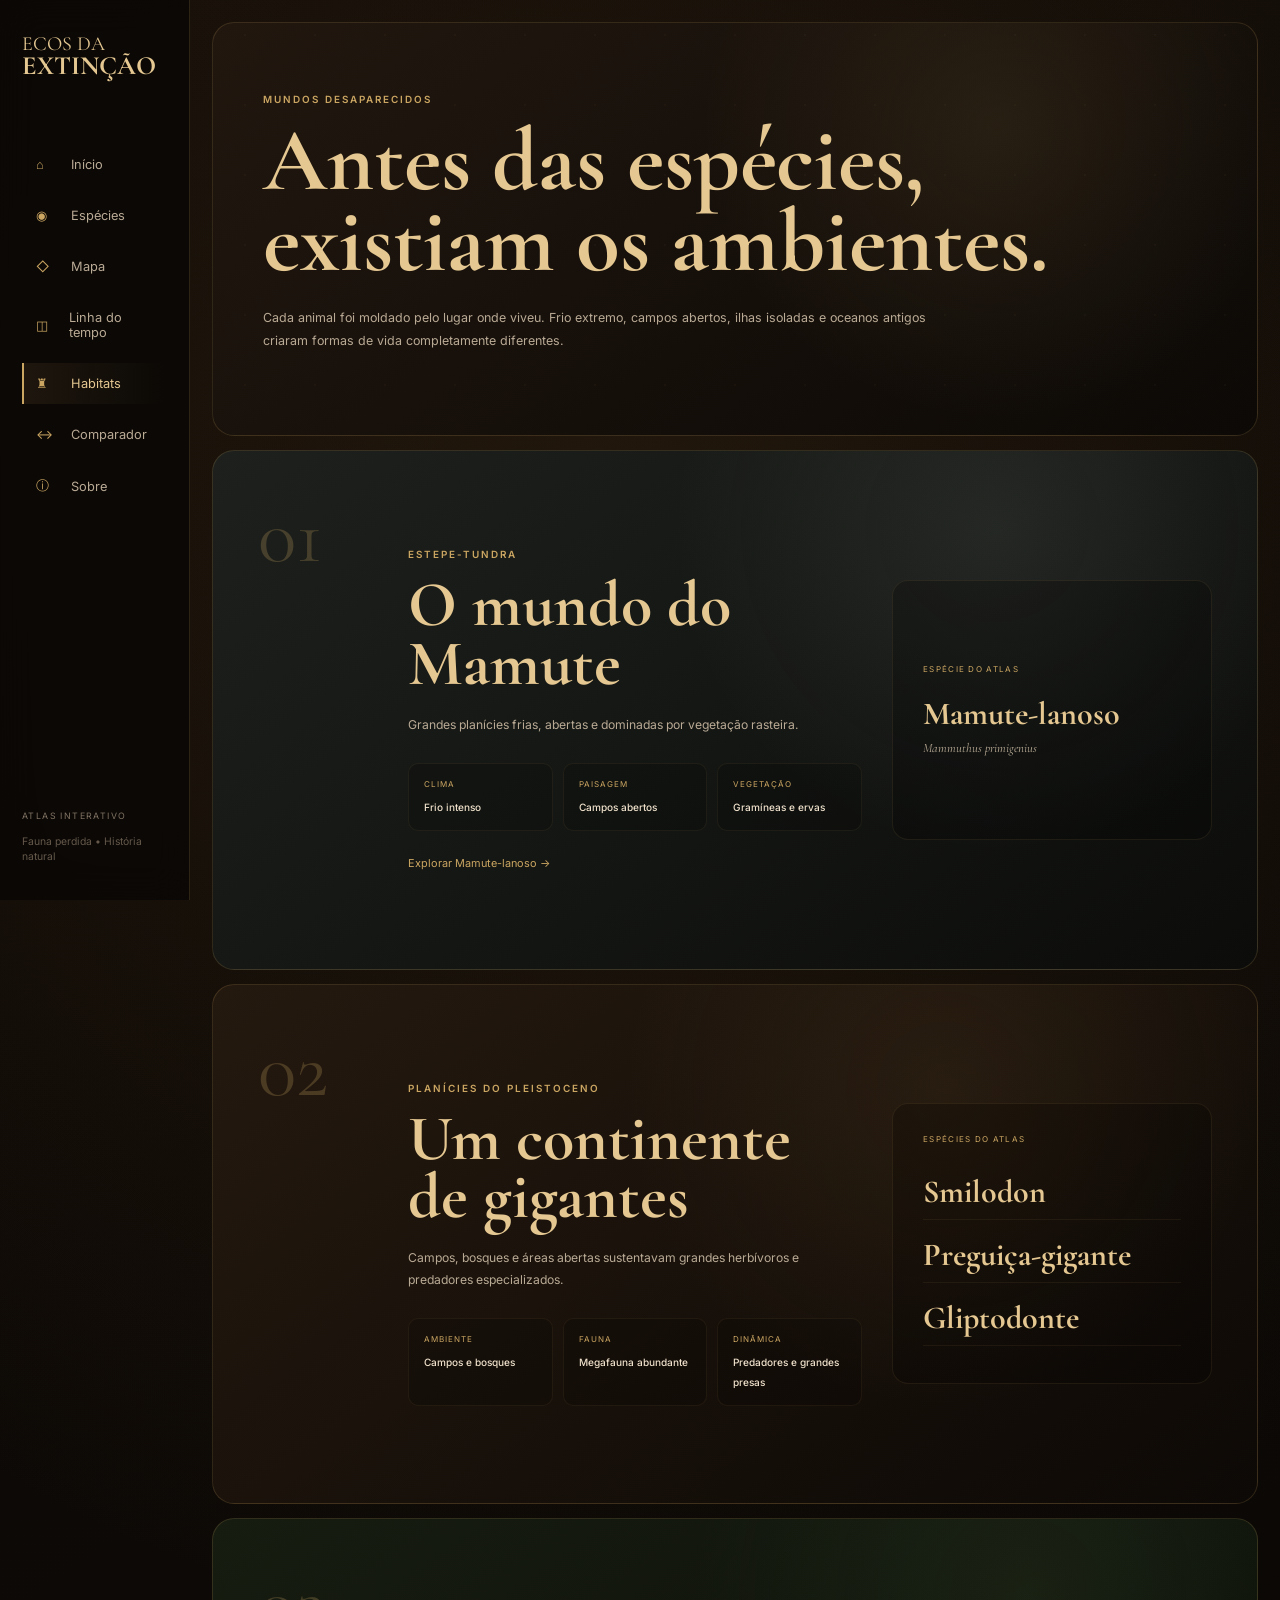
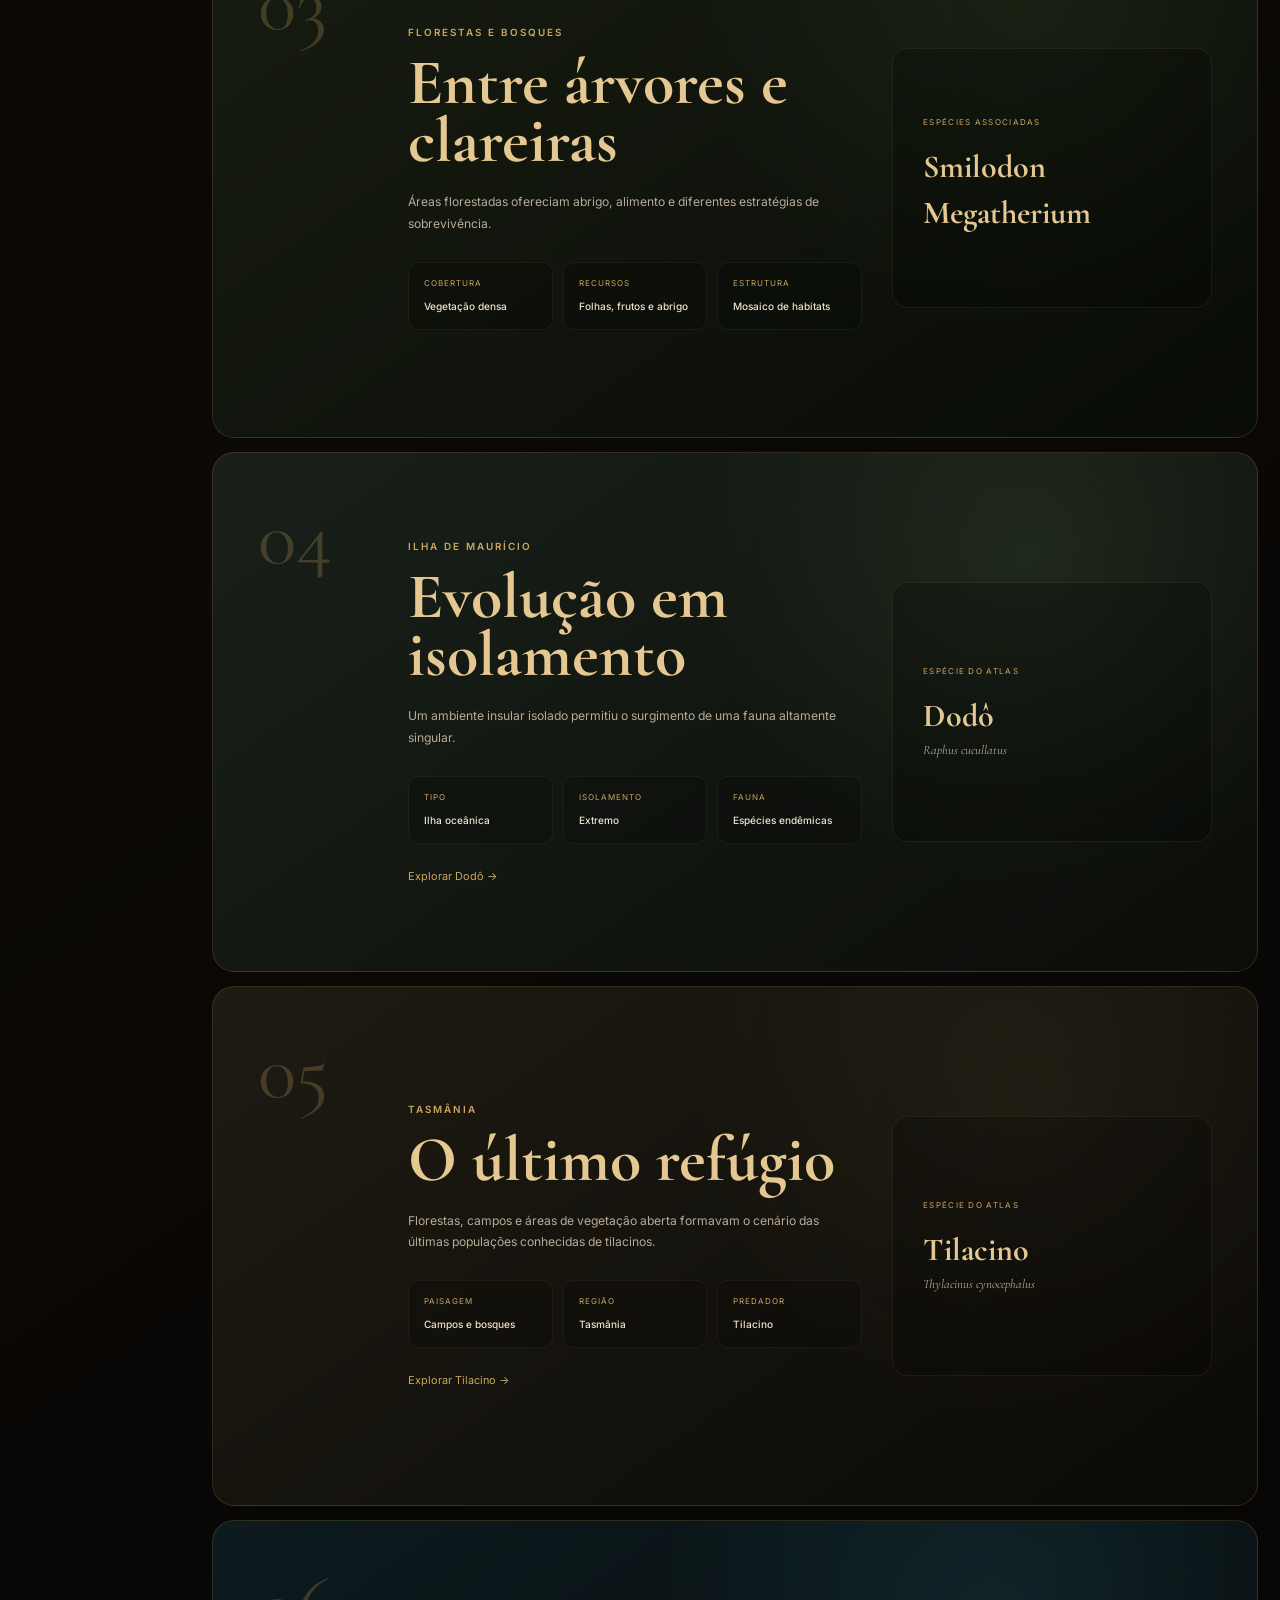
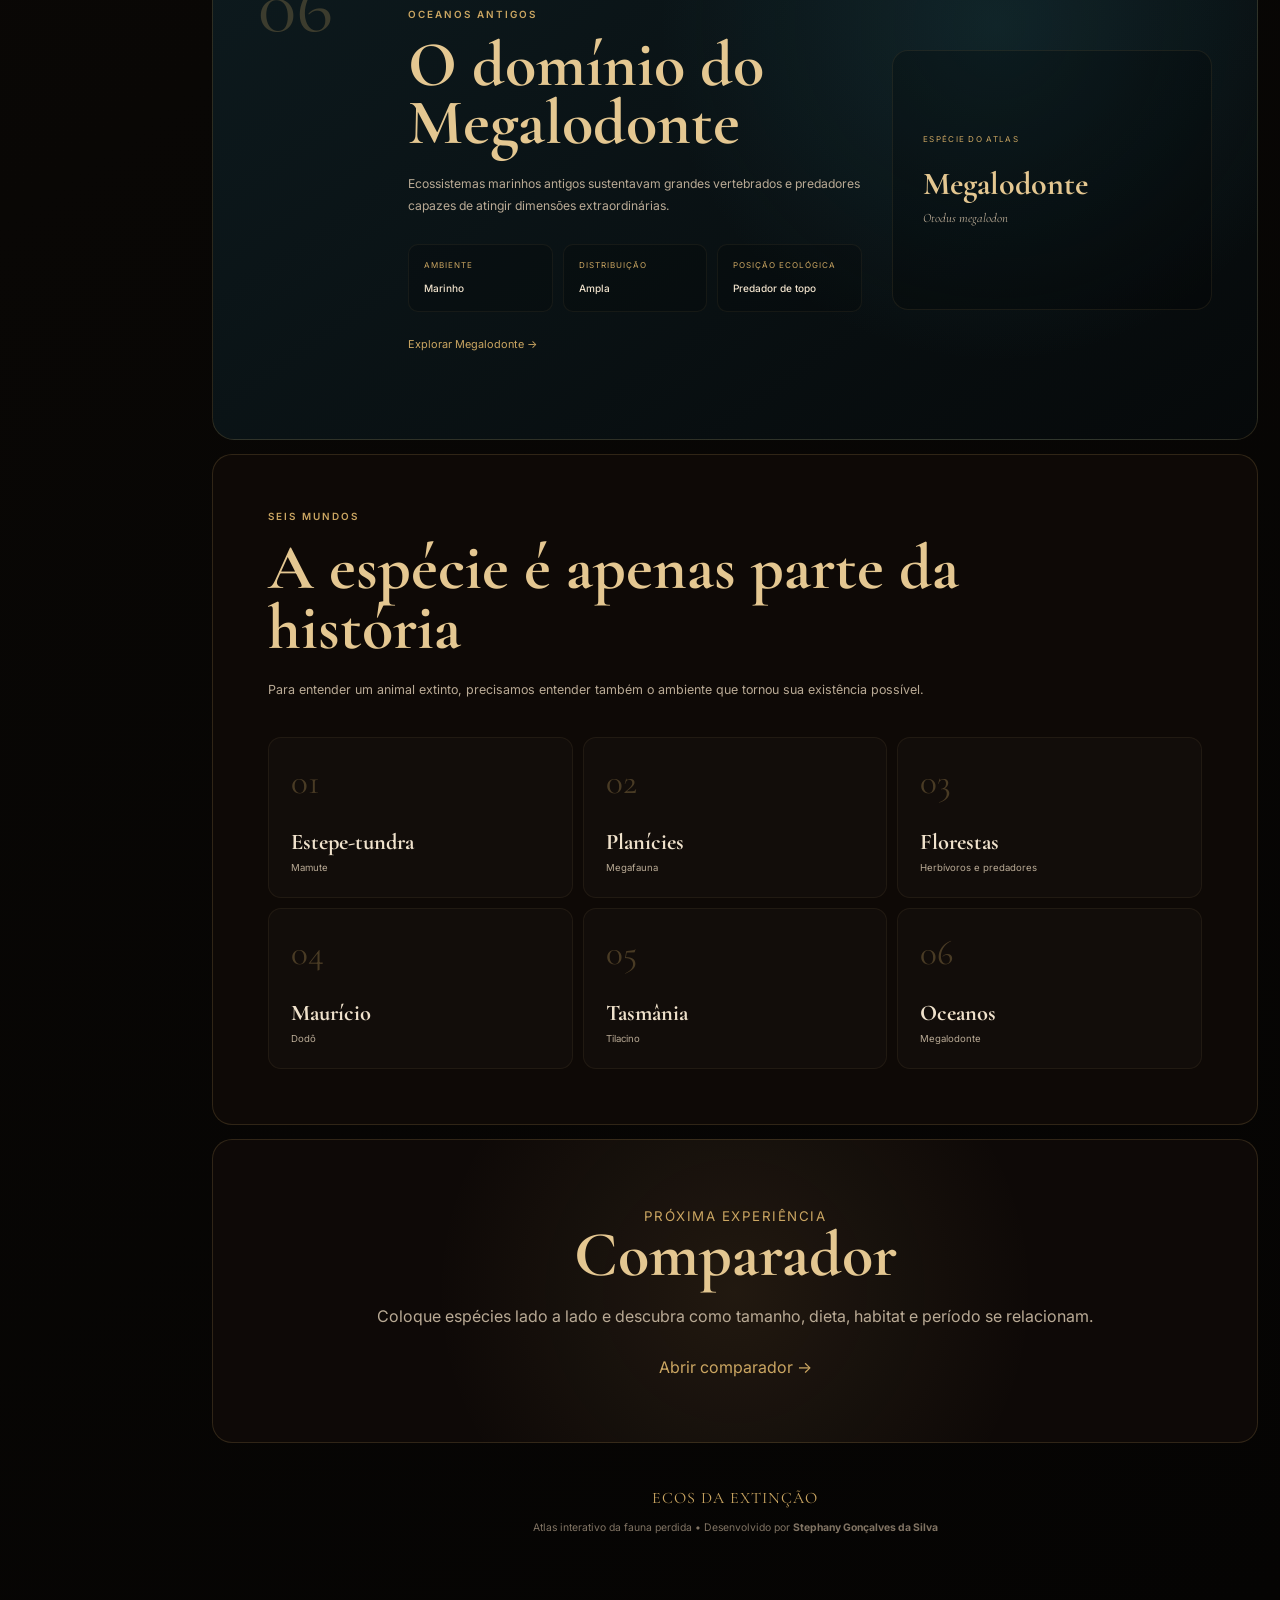
<file: pages/habitats.html>
<!DOCTYPE html>
<html lang="pt-BR">

<head>
    <meta charset="UTF-8">

    <meta
        name="viewport"
        content="width=device-width, initial-scale=1.0"
    >

    <title>
        Habitats | Ecos da Extinção
    </title>

    <link
        rel="stylesheet"
        href="../css/style.css"
    >
</head>

<body>

    <div class="app-shell">

        <!-- SIDEBAR -->

        <aside class="sidebar">

            <div>

                <a
                    href="../index.html"
                    class="logo"
                >
                    <span>ECOS DA</span>
                    <strong>EXTINÇÃO</strong>
                </a>

                <nav class="sidebar-nav">

                    <a href="../index.html">
                        <span>⌂</span>
                        Início
                    </a>

                    <a href="especies.html">
                        <span>◉</span>
                        Espécies
                    </a>

                    <a href="mapa.html">
                        <span>◇</span>
                        Mapa
                    </a>

                    <a href="linha-do-tempo.html">
                        <span>◫</span>
                        Linha do tempo
                    </a>

                    <a
                        href="habitats.html"
                        class="active"
                    >
                        <span>♜</span>
                        Habitats
                    </a>

                    <a href="comparador.html">
    <span>↔</span>
    Comparador
</a>

                    <a href="sobre.html">
    <span>ⓘ</span>
    Sobre
</a>

                </nav>

            </div>

            <div class="sidebar-footer">

                <small>
                    ATLAS INTERATIVO
                </small>

                <p>
                    Fauna perdida • História natural
                </p>

            </div>

        </aside>


        <!-- MAIN -->

        <main class="main-content">

            <!-- HERO -->

            <section class="habitats-hero">

                <p class="eyebrow">
                    MUNDOS DESAPARECIDOS
                </p>

                <h1>
                    Antes das espécies,
                    existiam os ambientes.
                </h1>

                <p>
                    Cada animal foi moldado pelo lugar
                    onde viveu. Frio extremo, campos abertos,
                    ilhas isoladas e oceanos antigos
                    criaram formas de vida completamente
                    diferentes.
                </p>

            </section>


            <!-- HABITAT 01 -->

            <section class="habitat-world tundra-world">

                <div class="habitat-number">
                    01
                </div>

                <div class="habitat-content">

                    <p class="eyebrow">
                        ESTEPE-TUNDRA
                    </p>

                    <h2>
                        O mundo do Mamute
                    </h2>

                    <p>
                        Grandes planícies frias,
                        abertas e dominadas por
                        vegetação rasteira.
                    </p>

                    <div class="habitat-facts">

                        <div>
                            <small>CLIMA</small>
                            <strong>Frio intenso</strong>
                        </div>

                        <div>
                            <small>PAISAGEM</small>
                            <strong>Campos abertos</strong>
                        </div>

                        <div>
                            <small>VEGETAÇÃO</small>
                            <strong>Gramíneas e ervas</strong>
                        </div>

                    </div>

                    <a href="mamute.html">
                        Explorar Mamute-lanoso →
                    </a>

                </div>

                <div class="habitat-species">

                    <small>
                        ESPÉCIE DO ATLAS
                    </small>

                    <strong>
                        Mamute-lanoso
                    </strong>

                    <span>
                        Mammuthus primigenius
                    </span>

                </div>

            </section>


            <!-- HABITAT 02 -->

            <section class="habitat-world plains-world">

                <div class="habitat-number">
                    02
                </div>

                <div class="habitat-content">

                    <p class="eyebrow">
                        PLANÍCIES DO PLEISTOCENO
                    </p>

                    <h2>
                        Um continente de gigantes
                    </h2>

                    <p>
                        Campos, bosques e áreas abertas
                        sustentavam grandes herbívoros
                        e predadores especializados.
                    </p>

                    <div class="habitat-facts">

                        <div>
                            <small>AMBIENTE</small>
                            <strong>Campos e bosques</strong>
                        </div>

                        <div>
                            <small>FAUNA</small>
                            <strong>Megafauna abundante</strong>
                        </div>

                        <div>
                            <small>DINÂMICA</small>
                            <strong>Predadores e grandes presas</strong>
                        </div>

                    </div>

                </div>

                <div class="habitat-species multi-species">

                    <small>
                        ESPÉCIES DO ATLAS
                    </small>

                    <strong>
                        Smilodon
                    </strong>

                    <strong>
                        Preguiça-gigante
                    </strong>

                    <strong>
                        Gliptodonte
                    </strong>

                </div>

            </section>


            <!-- HABITAT 03 -->

            <section class="habitat-world forest-world">

                <div class="habitat-number">
                    03
                </div>

                <div class="habitat-content">

                    <p class="eyebrow">
                        FLORESTAS E BOSQUES
                    </p>

                    <h2>
                        Entre árvores e clareiras
                    </h2>

                    <p>
                        Áreas florestadas ofereciam
                        abrigo, alimento e diferentes
                        estratégias de sobrevivência.
                    </p>

                    <div class="habitat-facts">

                        <div>
                            <small>COBERTURA</small>
                            <strong>Vegetação densa</strong>
                        </div>

                        <div>
                            <small>RECURSOS</small>
                            <strong>Folhas, frutos e abrigo</strong>
                        </div>

                        <div>
                            <small>ESTRUTURA</small>
                            <strong>Mosaico de habitats</strong>
                        </div>

                    </div>

                </div>

                <div class="habitat-species">

                    <small>
                        ESPÉCIES ASSOCIADAS
                    </small>

                    <strong>
                        Smilodon
                    </strong>

                    <strong>
                        Megatherium
                    </strong>

                </div>

            </section>


            <!-- HABITAT 04 -->

            <section class="habitat-world island-world">

                <div class="habitat-number">
                    04
                </div>

                <div class="habitat-content">

                    <p class="eyebrow">
                        ILHA DE MAURÍCIO
                    </p>

                    <h2>
                        Evolução em isolamento
                    </h2>

                    <p>
                        Um ambiente insular isolado
                        permitiu o surgimento de
                        uma fauna altamente singular.
                    </p>

                    <div class="habitat-facts">

                        <div>
                            <small>TIPO</small>
                            <strong>Ilha oceânica</strong>
                        </div>

                        <div>
                            <small>ISOLAMENTO</small>
                            <strong>Extremo</strong>
                        </div>

                        <div>
                            <small>FAUNA</small>
                            <strong>Espécies endêmicas</strong>
                        </div>

                    </div>

                    <a href="dodo.html">
                        Explorar Dodô →
                    </a>

                </div>

                <div class="habitat-species">

                    <small>
                        ESPÉCIE DO ATLAS
                    </small>

                    <strong>
                        Dodô
                    </strong>

                    <span>
                        Raphus cucullatus
                    </span>

                </div>

            </section>


            <!-- HABITAT 05 -->

            <section class="habitat-world tasmania-world">

                <div class="habitat-number">
                    05
                </div>

                <div class="habitat-content">

                    <p class="eyebrow">
                        TASMÂNIA
                    </p>

                    <h2>
                        O último refúgio
                    </h2>

                    <p>
                        Florestas, campos e áreas
                        de vegetação aberta formavam
                        o cenário das últimas populações
                        conhecidas de tilacinos.
                    </p>

                    <div class="habitat-facts">

                        <div>
                            <small>PAISAGEM</small>
                            <strong>Campos e bosques</strong>
                        </div>

                        <div>
                            <small>REGIÃO</small>
                            <strong>Tasmânia</strong>
                        </div>

                        <div>
                            <small>PREDADOR</small>
                            <strong>Tilacino</strong>
                        </div>

                    </div>

                    <a href="tilacino.html">
                        Explorar Tilacino →
                    </a>

                </div>

                <div class="habitat-species">

                    <small>
                        ESPÉCIE DO ATLAS
                    </small>

                    <strong>
                        Tilacino
                    </strong>

                    <span>
                        Thylacinus cynocephalus
                    </span>

                </div>

            </section>


            <!-- HABITAT 06 -->

            <section class="habitat-world ocean-world">

                <div class="habitat-number">
                    06
                </div>

                <div class="habitat-content">

                    <p class="eyebrow">
                        OCEANOS ANTIGOS
                    </p>

                    <h2>
                        O domínio do Megalodonte
                    </h2>

                    <p>
                        Ecossistemas marinhos antigos
                        sustentavam grandes vertebrados
                        e predadores capazes de atingir
                        dimensões extraordinárias.
                    </p>

                    <div class="habitat-facts">

                        <div>
                            <small>AMBIENTE</small>
                            <strong>Marinho</strong>
                        </div>

                        <div>
                            <small>DISTRIBUIÇÃO</small>
                            <strong>Ampla</strong>
                        </div>

                        <div>
                            <small>POSIÇÃO ECOLÓGICA</small>
                            <strong>Predador de topo</strong>
                        </div>

                    </div>

                    <a href="mega.html">
                        Explorar Megalodonte →
                    </a>

                </div>

                <div class="habitat-species">

                    <small>
                        ESPÉCIE DO ATLAS
                    </small>

                    <strong>
                        Megalodonte
                    </strong>

                    <span>
                        Otodus megalodon
                    </span>

                </div>

            </section>


            <!-- OVERVIEW -->

            <section class="habitat-overview">

                <div class="section-heading">

                    <p class="eyebrow">
                        SEIS MUNDOS
                    </p>

                    <h2>
                        A espécie é apenas parte da história
                    </h2>

                    <p>
                        Para entender um animal extinto,
                        precisamos entender também
                        o ambiente que tornou sua existência
                        possível.
                    </p>

                </div>


                <div class="habitat-overview-grid">

                    <article>
                        <span>01</span>
                        <strong>Estepe-tundra</strong>
                        <small>Mamute</small>
                    </article>

                    <article>
                        <span>02</span>
                        <strong>Planícies</strong>
                        <small>Megafauna</small>
                    </article>

                    <article>
                        <span>03</span>
                        <strong>Florestas</strong>
                        <small>Herbívoros e predadores</small>
                    </article>

                    <article>
                        <span>04</span>
                        <strong>Maurício</strong>
                        <small>Dodô</small>
                    </article>

                    <article>
                        <span>05</span>
                        <strong>Tasmânia</strong>
                        <small>Tilacino</small>
                    </article>

                    <article>
                        <span>06</span>
                        <strong>Oceanos</strong>
                        <small>Megalodonte</small>
                    </article>

                </div>

            </section>


            <!-- NEXT -->

            <section class="next-species">

                <small>
                    PRÓXIMA EXPERIÊNCIA
                </small>

                <h2>
                    Comparador
                </h2>

                <p>
                    Coloque espécies lado a lado
                    e descubra como tamanho, dieta,
                    habitat e período se relacionam.
                </p>

                <a href="#">
                    Abrir comparador →
                </a>

            </section>


            <footer>

                <p>
                    ECOS DA EXTINÇÃO
                </p>

                <small>
                    Atlas interativo da fauna perdida
                    • Desenvolvido por
                    <strong>
                        Stephany Gonçalves da Silva
                    </strong>
                </small>

            </footer>

        </main>

    </div>

</body>

</html>
</file>
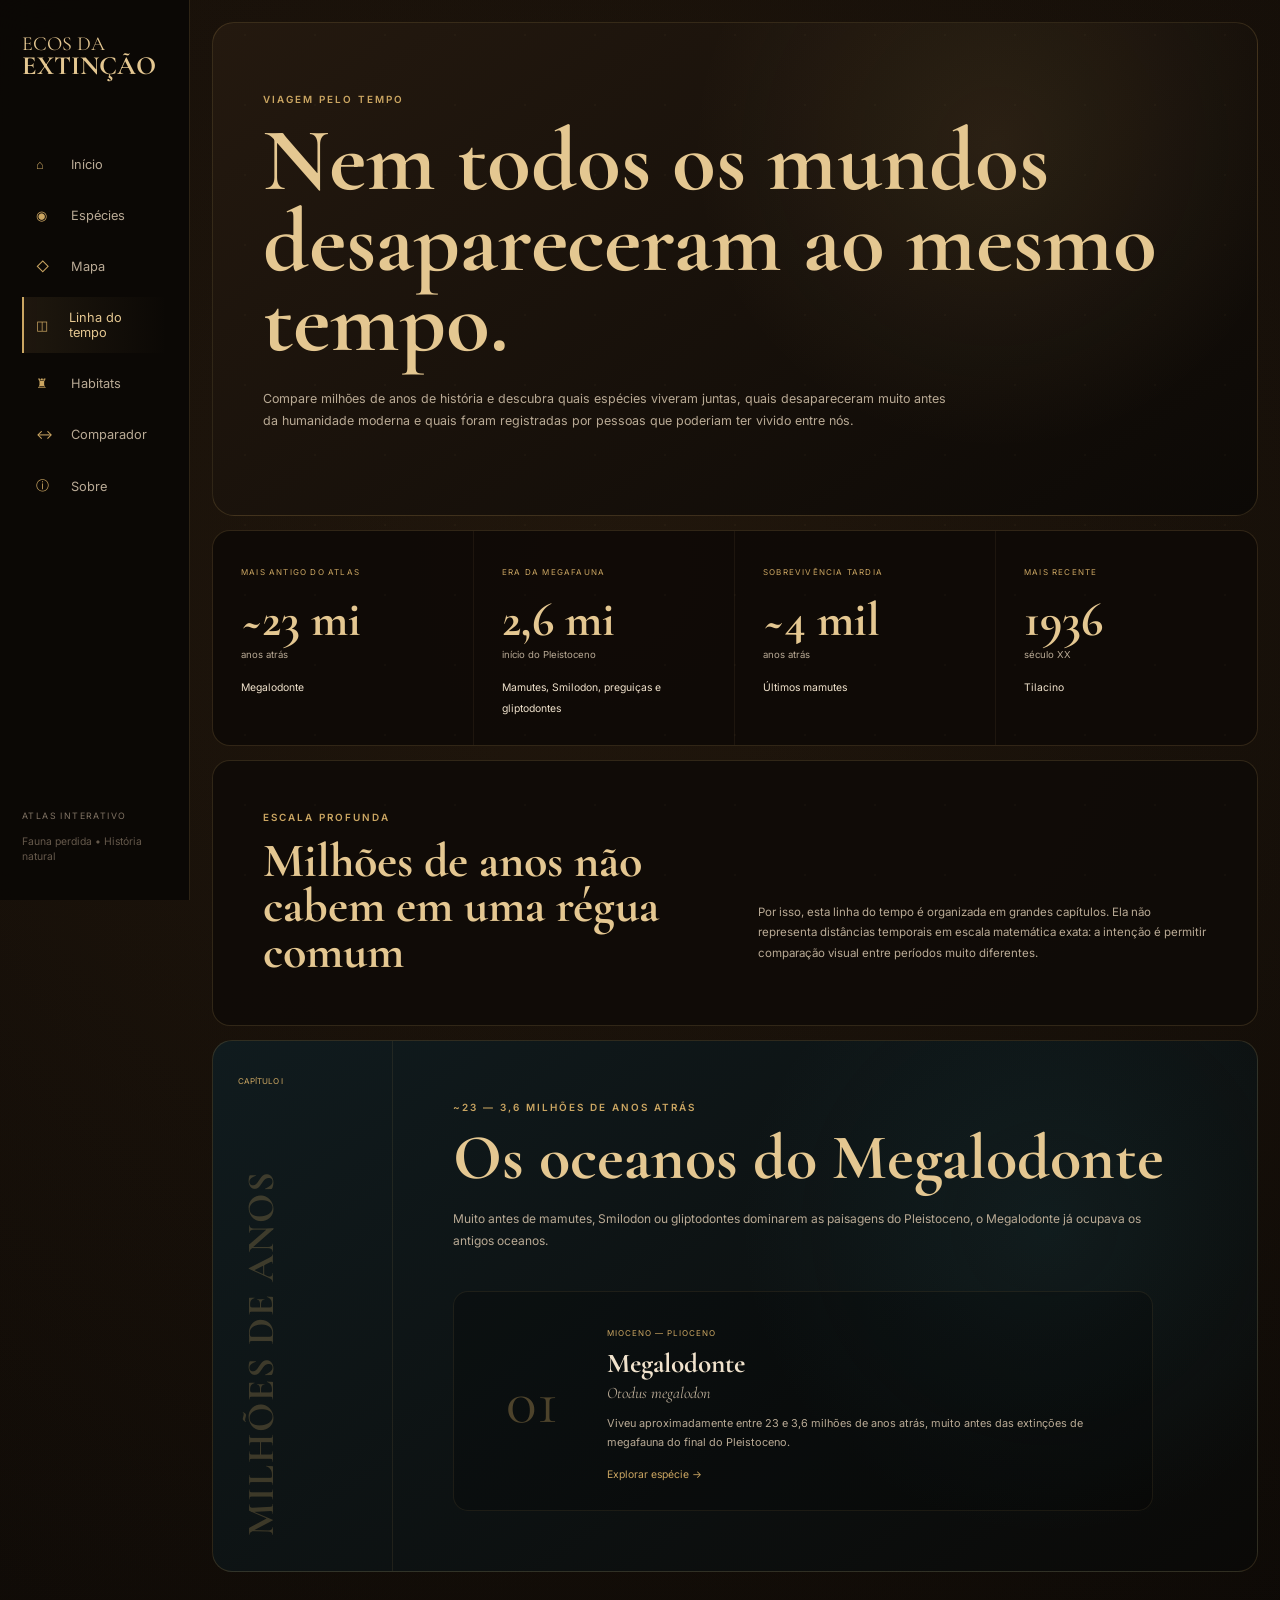
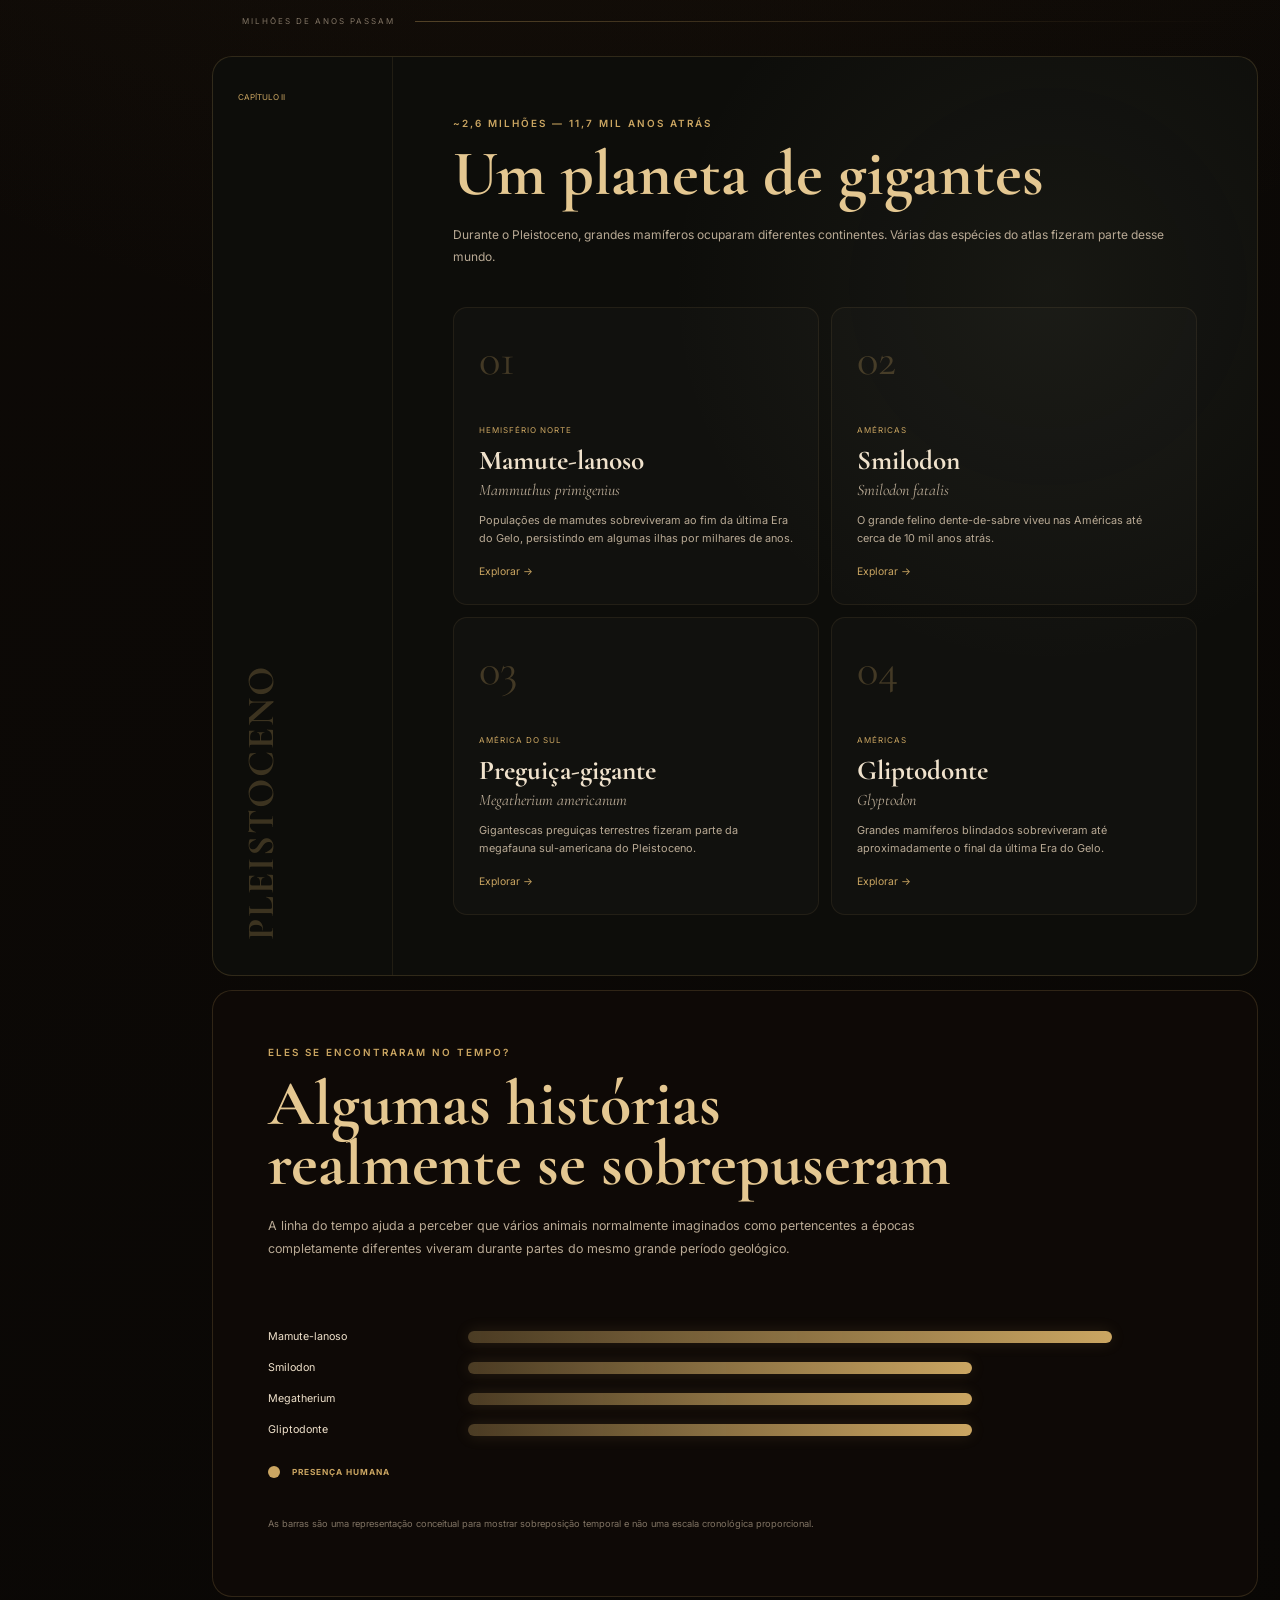
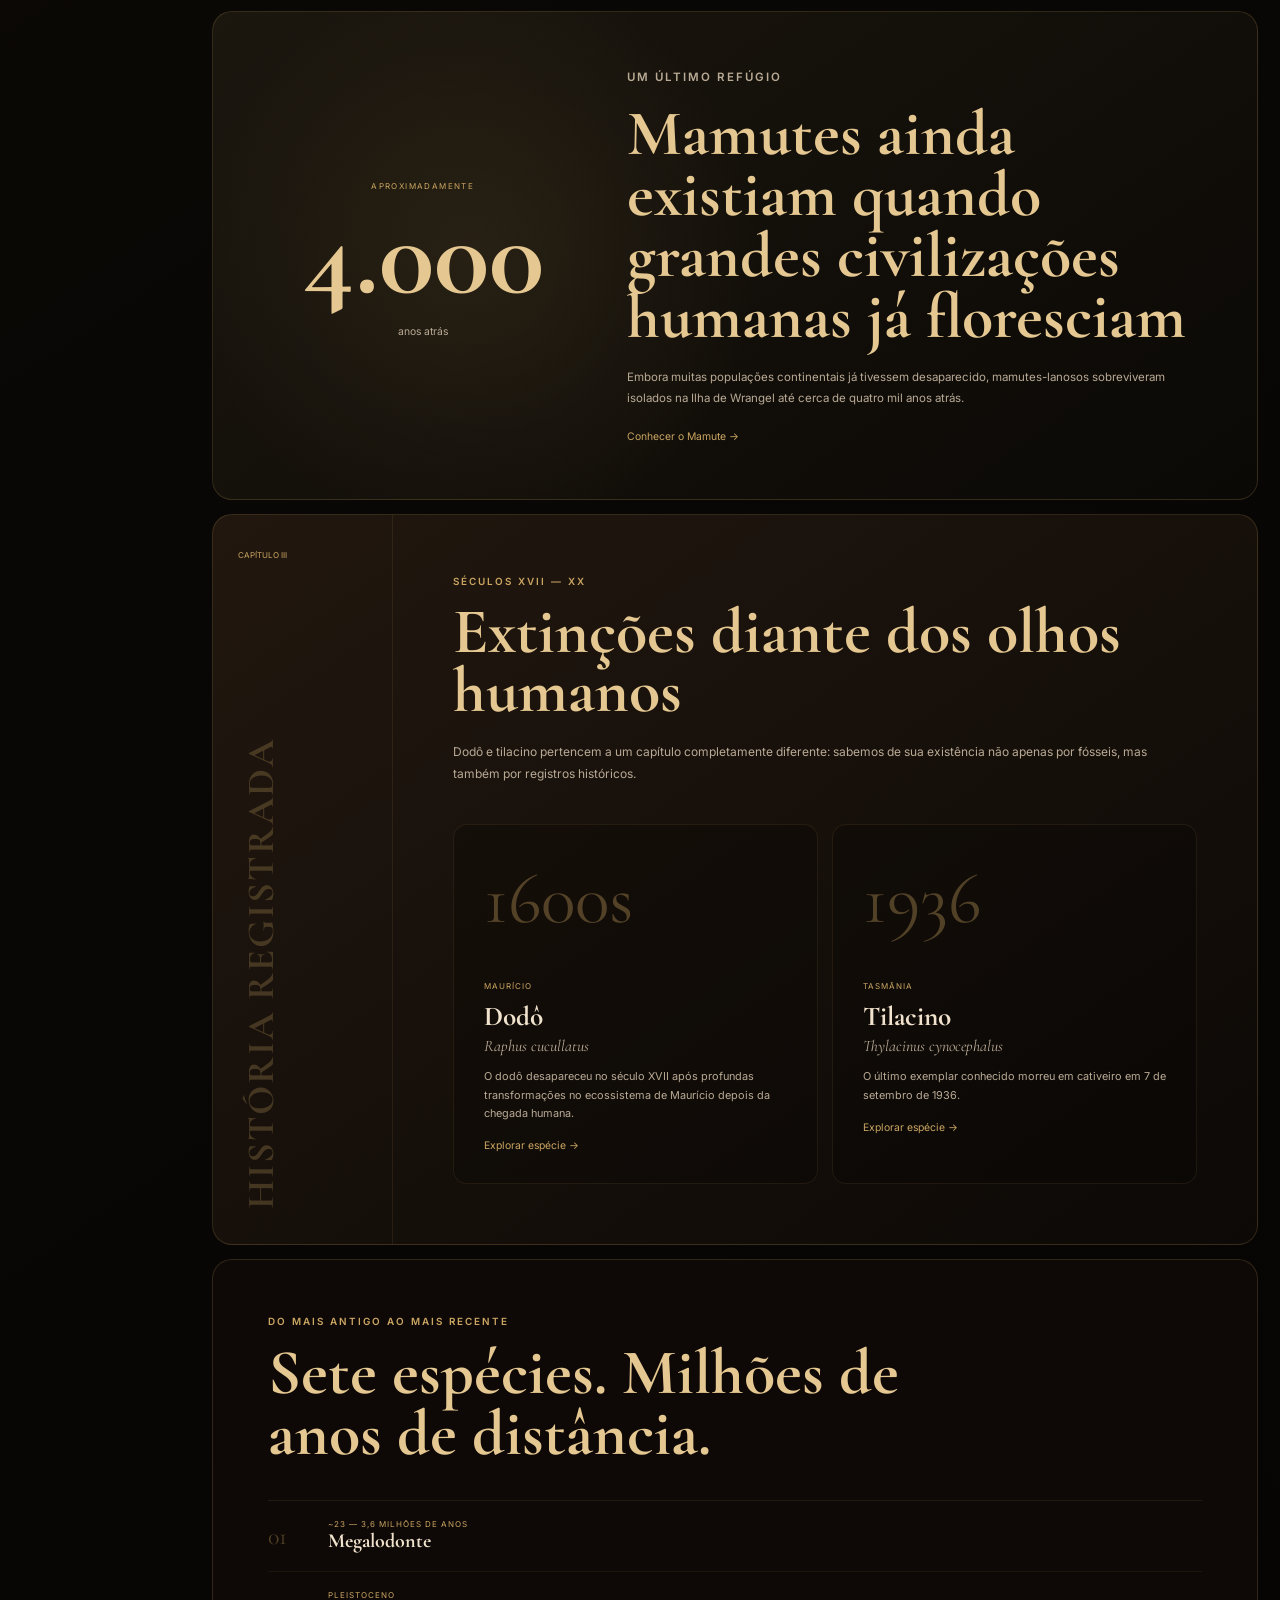
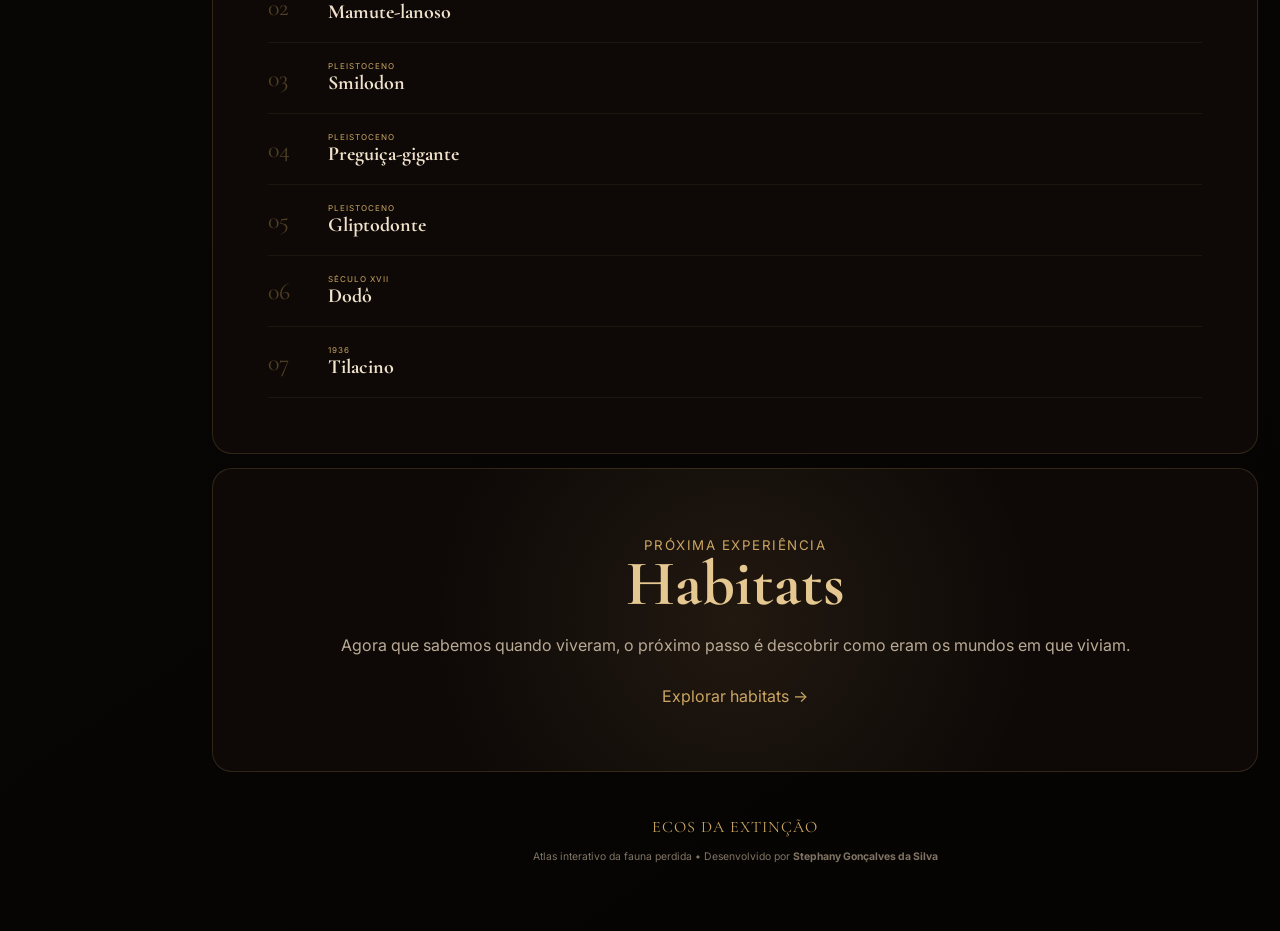
<file: pages/linha-do-tempo.html>
<!DOCTYPE html>
<html lang="pt-BR">

<head>
    <meta charset="UTF-8">

    <meta
        name="viewport"
        content="width=device-width, initial-scale=1.0"
    >

    <title>
        Linha do Tempo | Ecos da Extinção
    </title>

    <link
        rel="stylesheet"
        href="../css/style.css"
    >
</head>

<body>

    <div class="app-shell">

        <!-- SIDEBAR -->

        <aside class="sidebar">

            <div>

                <a
                    href="../index.html"
                    class="logo"
                >
                    <span>ECOS DA</span>
                    <strong>EXTINÇÃO</strong>
                </a>

                <nav class="sidebar-nav">

                    <a href="../index.html">
                        <span>⌂</span>
                        Início
                    </a>

                    <a href="especies.html">
                        <span>◉</span>
                        Espécies
                    </a>

                    <a href="mapa.html">
                        <span>◇</span>
                        Mapa
                    </a>

                    <a
                        href="linha-do-tempo.html"
                        class="active"
                    >
                        <span>◫</span>
                        Linha do tempo
                    </a>

                    <a href="habitats.html">
    <span>♜</span>
    Habitats
</a>

                    <a href="comparador.html">
    <span>↔</span>
    Comparador
</a>

                    <a href="sobre.html">
    <span>ⓘ</span>
    Sobre
</a>

                </nav>

            </div>

            <div class="sidebar-footer">

                <small>
                    ATLAS INTERATIVO
                </small>

                <p>
                    Fauna perdida • História natural
                </p>

            </div>

        </aside>


        <!-- MAIN -->

        <main class="main-content">

            <!-- HERO -->

            <section class="timeline-hero">

                <p class="eyebrow">
                    VIAGEM PELO TEMPO
                </p>

                <h1>
                    Nem todos os mundos
                    desapareceram ao mesmo tempo.
                </h1>

                <p>
                    Compare milhões de anos de história
                    e descubra quais espécies viveram
                    juntas, quais desapareceram muito
                    antes da humanidade moderna e quais
                    foram registradas por pessoas
                    que poderiam ter vivido entre nós.
                </p>

            </section>


            <!-- BIG TIME NUMBERS -->

            <section class="timeline-stats">

                <article>

                    <small>
                        MAIS ANTIGO DO ATLAS
                    </small>

                    <strong>
                        ~23 mi
                    </strong>

                    <p>
                        anos atrás
                    </p>

                    <span>
                        Megalodonte
                    </span>

                </article>


                <article>

                    <small>
                        ERA DA MEGAFAUNA
                    </small>

                    <strong>
                        2,6 mi
                    </strong>

                    <p>
                        início do Pleistoceno
                    </p>

                    <span>
                        Mamutes, Smilodon,
                        preguiças e gliptodontes
                    </span>

                </article>


                <article>

                    <small>
                        SOBREVIVÊNCIA TARDIA
                    </small>

                    <strong>
                        ~4 mil
                    </strong>

                    <p>
                        anos atrás
                    </p>

                    <span>
                        Últimos mamutes
                    </span>

                </article>


                <article>

                    <small>
                        MAIS RECENTE
                    </small>

                    <strong>
                        1936
                    </strong>

                    <p>
                        século XX
                    </p>

                    <span>
                        Tilacino
                    </span>

                </article>

            </section>


            <!-- SCALE INTRO -->

            <section class="timeline-intro">

                <div>

                    <p class="eyebrow">
                        ESCALA PROFUNDA
                    </p>

                    <h2>
                        Milhões de anos não cabem
                        em uma régua comum
                    </h2>

                </div>

                <p>
                    Por isso, esta linha do tempo
                    é organizada em grandes capítulos.
                    Ela não representa distâncias temporais
                    em escala matemática exata: a intenção
                    é permitir comparação visual entre
                    períodos muito diferentes.
                </p>

            </section>


            <!-- =====================================
                 CHAPTER 1
            ====================================== -->

            <section class="timeline-chapter ancient-oceans">

                <div class="timeline-chapter-label">

                    <small>
                        CAPÍTULO I
                    </small>

                    <strong>
                        MILHÕES DE ANOS
                    </strong>

                </div>


                <div class="timeline-chapter-content">

                    <p class="eyebrow">
                        ~23 — 3,6 MILHÕES DE ANOS ATRÁS
                    </p>

                    <h2>
                        Os oceanos do Megalodonte
                    </h2>

                    <p>
                        Muito antes de mamutes,
                        Smilodon ou gliptodontes dominarem
                        as paisagens do Pleistoceno,
                        o Megalodonte já ocupava
                        os antigos oceanos.
                    </p>


                    <div class="time-species-card">

                        <div class="time-symbol">
                            01
                        </div>

                        <div>

                            <small>
                                MIOCENO — PLIOCENO
                            </small>

                            <h3>
                                Megalodonte
                            </h3>

                            <em>
                                Otodus megalodon
                            </em>

                            <p>
                                Viveu aproximadamente entre
                                23 e 3,6 milhões de anos atrás,
                                muito antes das extinções
                                de megafauna do final
                                do Pleistoceno.
                            </p>

                            <a href="mega.html">
                                Explorar espécie →
                            </a>

                        </div>

                    </div>

                </div>

            </section>


            <!-- DIVIDER -->

            <div class="time-transition">

                <span>
                    MILHÕES DE ANOS PASSAM
                </span>

                <div></div>

            </div>


            <!-- =====================================
                 CHAPTER 2
            ====================================== -->

            <section class="timeline-chapter ice-age">

                <div class="timeline-chapter-label">

                    <small>
                        CAPÍTULO II
                    </small>

                    <strong>
                        PLEISTOCENO
                    </strong>

                </div>


                <div class="timeline-chapter-content">

                    <p class="eyebrow">
                        ~2,6 MILHÕES — 11,7 MIL ANOS ATRÁS
                    </p>

                    <h2>
                        Um planeta de gigantes
                    </h2>

                    <p>
                        Durante o Pleistoceno,
                        grandes mamíferos ocuparam
                        diferentes continentes.
                        Várias das espécies do atlas
                        fizeram parte desse mundo.
                    </p>


                    <div class="pleistocene-grid">


                        <!-- MAMUTE -->

                        <article>

                            <span class="timeline-number">
                                01
                            </span>

                            <small>
                                HEMISFÉRIO NORTE
                            </small>

                            <h3>
                                Mamute-lanoso
                            </h3>

                            <em>
                                Mammuthus primigenius
                            </em>

                            <p>
                                Populações de mamutes
                                sobreviveram ao fim da
                                última Era do Gelo,
                                persistindo em algumas
                                ilhas por milhares de anos.
                            </p>

                            <a href="mamute.html">
                                Explorar →
                            </a>

                        </article>


                        <!-- SMILODON -->

                        <article>

                            <span class="timeline-number">
                                02
                            </span>

                            <small>
                                AMÉRICAS
                            </small>

                            <h3>
                                Smilodon
                            </h3>

                            <em>
                                Smilodon fatalis
                            </em>

                            <p>
                                O grande felino
                                dente-de-sabre viveu
                                nas Américas até cerca
                                de 10 mil anos atrás.
                            </p>

                            <a href="smilodon.html">
                                Explorar →
                            </a>

                        </article>


                        <!-- PREGUICA -->

                        <article>

                            <span class="timeline-number">
                                03
                            </span>

                            <small>
                                AMÉRICA DO SUL
                            </small>

                            <h3>
                                Preguiça-gigante
                            </h3>

                            <em>
                                Megatherium americanum
                            </em>

                            <p>
                                Gigantescas preguiças
                                terrestres fizeram parte
                                da megafauna sul-americana
                                do Pleistoceno.
                            </p>

                            <a href="preguica-gigante.html">
                                Explorar →
                            </a>

                        </article>


                        <!-- GLIPTODON -->

                        <article>

                            <span class="timeline-number">
                                04
                            </span>

                            <small>
                                AMÉRICAS
                            </small>

                            <h3>
                                Gliptodonte
                            </h3>

                            <em>
                                Glyptodon
                            </em>

                            <p>
                                Grandes mamíferos blindados
                                sobreviveram até aproximadamente
                                o final da última Era do Gelo.
                            </p>

                            <a href="gliptodonte.html">
                                Explorar →
                            </a>

                        </article>


                    </div>

                </div>

            </section>


            <!-- =====================================
                 COEXISTENCE
            ====================================== -->

            <section class="coexistence-section">

                <div class="section-heading">

                    <p class="eyebrow">
                        ELES SE ENCONTRARAM NO TEMPO?
                    </p>

                    <h2>
                        Algumas histórias
                        realmente se sobrepuseram
                    </h2>

                    <p>
                        A linha do tempo ajuda a perceber
                        que vários animais normalmente
                        imaginados como pertencentes
                        a épocas completamente diferentes
                        viveram durante partes do
                        mesmo grande período geológico.
                    </p>

                </div>


                <div class="coexistence-chart">

                    <div class="coexistence-row">

                        <div>
                            Mamute-lanoso
                        </div>

                        <span class="life-bar long-bar"></span>

                    </div>


                    <div class="coexistence-row">

                        <div>
                            Smilodon
                        </div>

                        <span class="life-bar medium-bar"></span>

                    </div>


                    <div class="coexistence-row">

                        <div>
                            Megatherium
                        </div>

                        <span class="life-bar medium-bar"></span>

                    </div>


                    <div class="coexistence-row">

                        <div>
                            Gliptodonte
                        </div>

                        <span class="life-bar medium-bar"></span>

                    </div>


                    <div class="human-marker">

                        <span></span>

                        <strong>
                            PRESENÇA HUMANA
                        </strong>

                    </div>

                </div>


                <p class="timeline-disclaimer">
                    As barras são uma representação
                    conceitual para mostrar sobreposição
                    temporal e não uma escala cronológica
                    proporcional.
                </p>

            </section>


            <!-- =====================================
                 LATE MAMMOTHS
            ====================================== -->

            <section class="timeline-highlight">

                <div class="timeline-highlight-number">

                    <small>
                        APROXIMADAMENTE
                    </small>

                    <strong>
                        4.000
                    </strong>

                    <span>
                        anos atrás
                    </span>

                </div>


                <div>

                    <p class="eyebrow">
                        UM ÚLTIMO REFÚGIO
                    </p>

                    <h2>
                        Mamutes ainda existiam
                        quando grandes civilizações
                        humanas já floresciam
                    </h2>

                    <p>
                        Embora muitas populações
                        continentais já tivessem
                        desaparecido, mamutes-lanosos
                        sobreviveram isolados
                        na Ilha de Wrangel até cerca
                        de quatro mil anos atrás.
                    </p>

                    <a href="mamute.html">
                        Conhecer o Mamute →
                    </a>

                </div>

            </section>


            <!-- =====================================
                 HISTORIC EXTINCTIONS
            ====================================== -->

            <section class="timeline-chapter historic-era">

                <div class="timeline-chapter-label">

                    <small>
                        CAPÍTULO III
                    </small>

                    <strong>
                        HISTÓRIA REGISTRADA
                    </strong>

                </div>


                <div class="timeline-chapter-content">

                    <p class="eyebrow">
                        SÉCULOS XVII — XX
                    </p>

                    <h2>
                        Extinções diante
                        dos olhos humanos
                    </h2>

                    <p>
                        Dodô e tilacino pertencem
                        a um capítulo completamente
                        diferente: sabemos de sua
                        existência não apenas por fósseis,
                        mas também por registros históricos.
                    </p>


                    <div class="historic-extinction-grid">


                        <!-- DODO -->

                        <article>

                            <div class="historic-year">
                                1600s
                            </div>

                            <small>
                                MAURÍCIO
                            </small>

                            <h3>
                                Dodô
                            </h3>

                            <em>
                                Raphus cucullatus
                            </em>

                            <p>
                                O dodô desapareceu
                                no século XVII após
                                profundas transformações
                                no ecossistema de Maurício
                                depois da chegada humana.
                            </p>

                            <a href="dodo.html">
                                Explorar espécie →
                            </a>

                        </article>


                        <!-- THYLACINE -->

                        <article>

                            <div class="historic-year">
                                1936
                            </div>

                            <small>
                                TASMÂNIA
                            </small>

                            <h3>
                                Tilacino
                            </h3>

                            <em>
                                Thylacinus cynocephalus
                            </em>

                            <p>
                                O último exemplar
                                conhecido morreu
                                em cativeiro em
                                7 de setembro de 1936.
                            </p>

                            <a href="tilacino.html">
                                Explorar espécie →
                            </a>

                        </article>


                    </div>

                </div>

            </section>


            <!-- =====================================
                 FULL SUMMARY
            ====================================== -->

            <section class="timeline-summary">

                <div class="section-heading">

                    <p class="eyebrow">
                        DO MAIS ANTIGO AO MAIS RECENTE
                    </p>

                    <h2>
                        Sete espécies.
                        Milhões de anos de distância.
                    </h2>

                </div>


                <div class="summary-time-list">


                    <article>

                        <span>
                            01
                        </span>

                        <div>

                            <small>
                                ~23 — 3,6 MILHÕES DE ANOS
                            </small>

                            <strong>
                                Megalodonte
                            </strong>

                        </div>

                    </article>


                    <article>

                        <span>
                            02
                        </span>

                        <div>

                            <small>
                                PLEISTOCENO
                            </small>

                            <strong>
                                Mamute-lanoso
                            </strong>

                        </div>

                    </article>


                    <article>

                        <span>
                            03
                        </span>

                        <div>

                            <small>
                                PLEISTOCENO
                            </small>

                            <strong>
                                Smilodon
                            </strong>

                        </div>

                    </article>


                    <article>

                        <span>
                            04
                        </span>

                        <div>

                            <small>
                                PLEISTOCENO
                            </small>

                            <strong>
                                Preguiça-gigante
                            </strong>

                        </div>

                    </article>


                    <article>

                        <span>
                            05
                        </span>

                        <div>

                            <small>
                                PLEISTOCENO
                            </small>

                            <strong>
                                Gliptodonte
                            </strong>

                        </div>

                    </article>


                    <article>

                        <span>
                            06
                        </span>

                        <div>

                            <small>
                                SÉCULO XVII
                            </small>

                            <strong>
                                Dodô
                            </strong>

                        </div>

                    </article>


                    <article>

                        <span>
                            07
                        </span>

                        <div>

                            <small>
                                1936
                            </small>

                            <strong>
                                Tilacino
                            </strong>

                        </div>

                    </article>


                </div>

            </section>


            <!-- NEXT -->

            <section class="next-species">

                <small>
                    PRÓXIMA EXPERIÊNCIA
                </small>

                <h2>
                    Habitats
                </h2>

                <p>
                    Agora que sabemos quando
                    viveram, o próximo passo
                    é descobrir como eram
                    os mundos em que viviam.
                </p>

                <a href="#">
                    Explorar habitats →
                </a>

            </section>


            <footer>

                <p>
                    ECOS DA EXTINÇÃO
                </p>

                <small>
                    Atlas interativo da fauna perdida
                    • Desenvolvido por
                    <strong>
                        Stephany Gonçalves da Silva
                    </strong>
                </small>

            </footer>

        </main>

    </div>

</body>

</html>
</file>
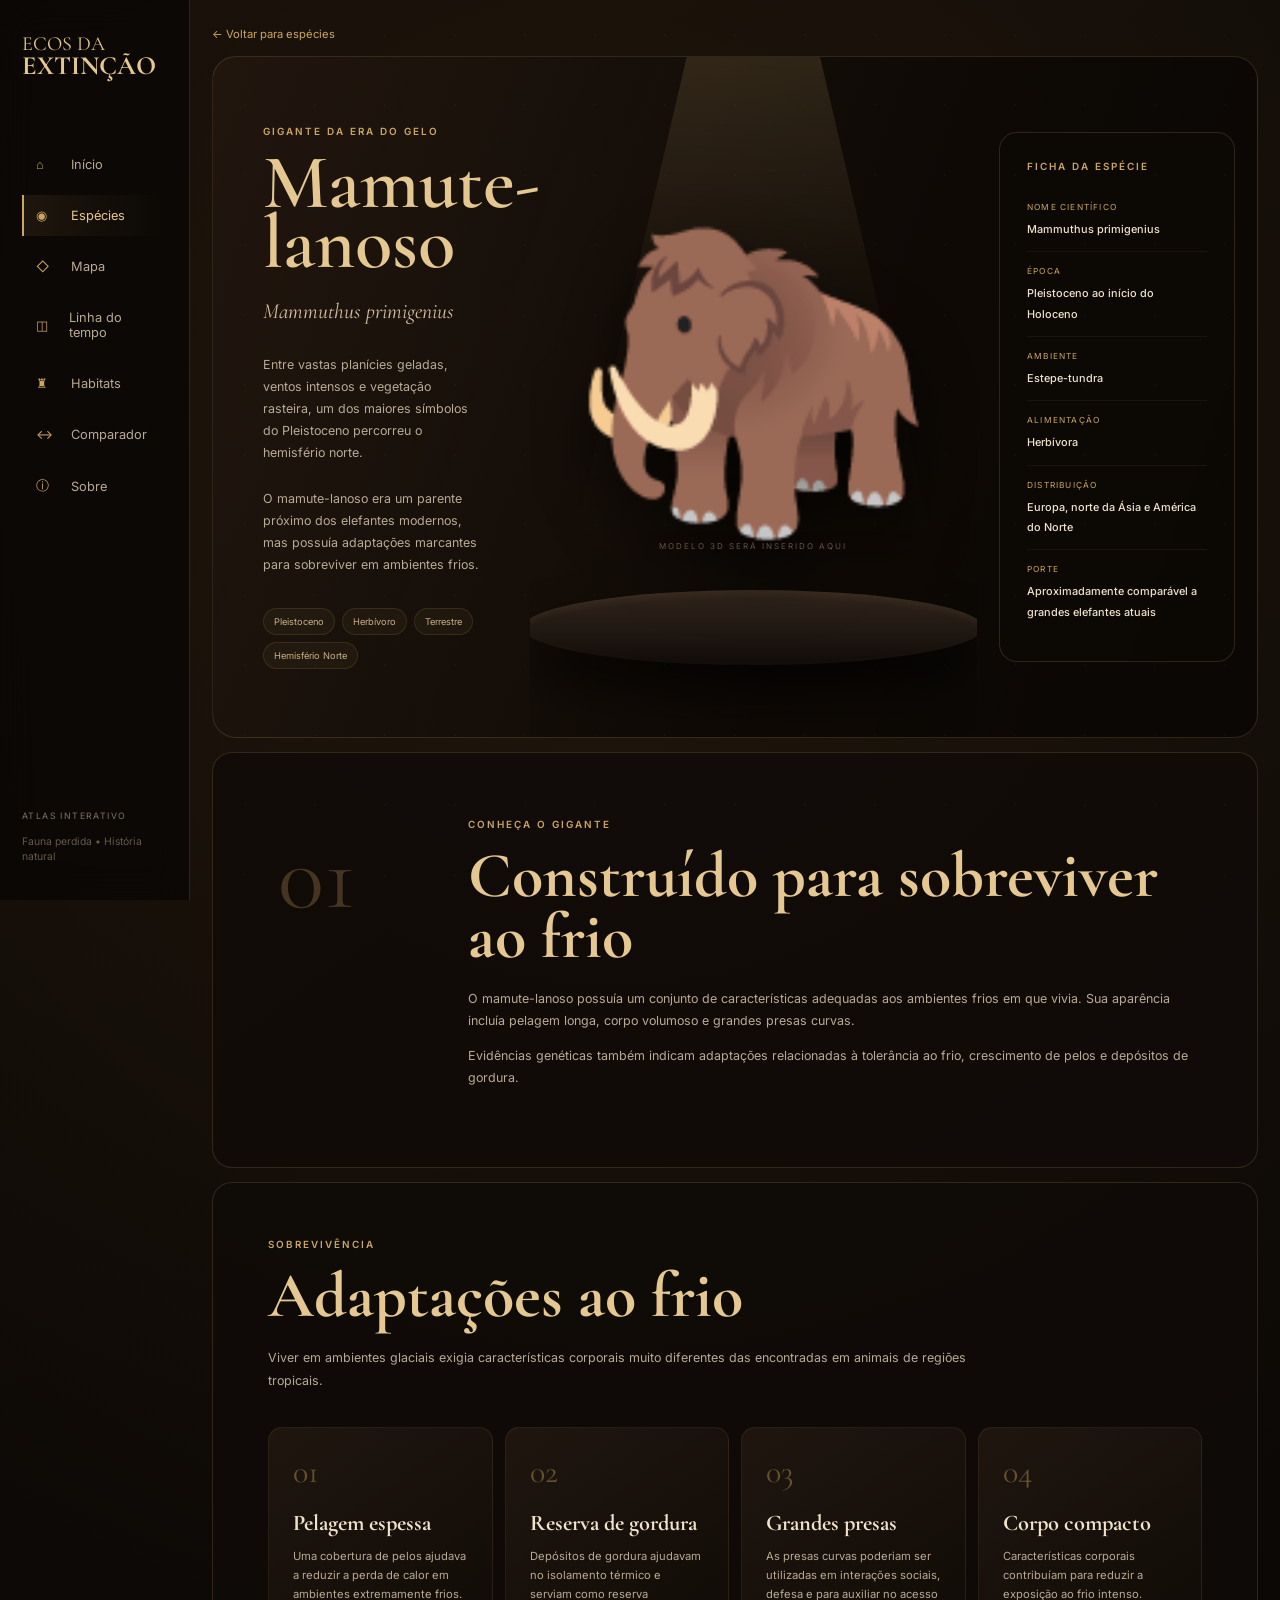
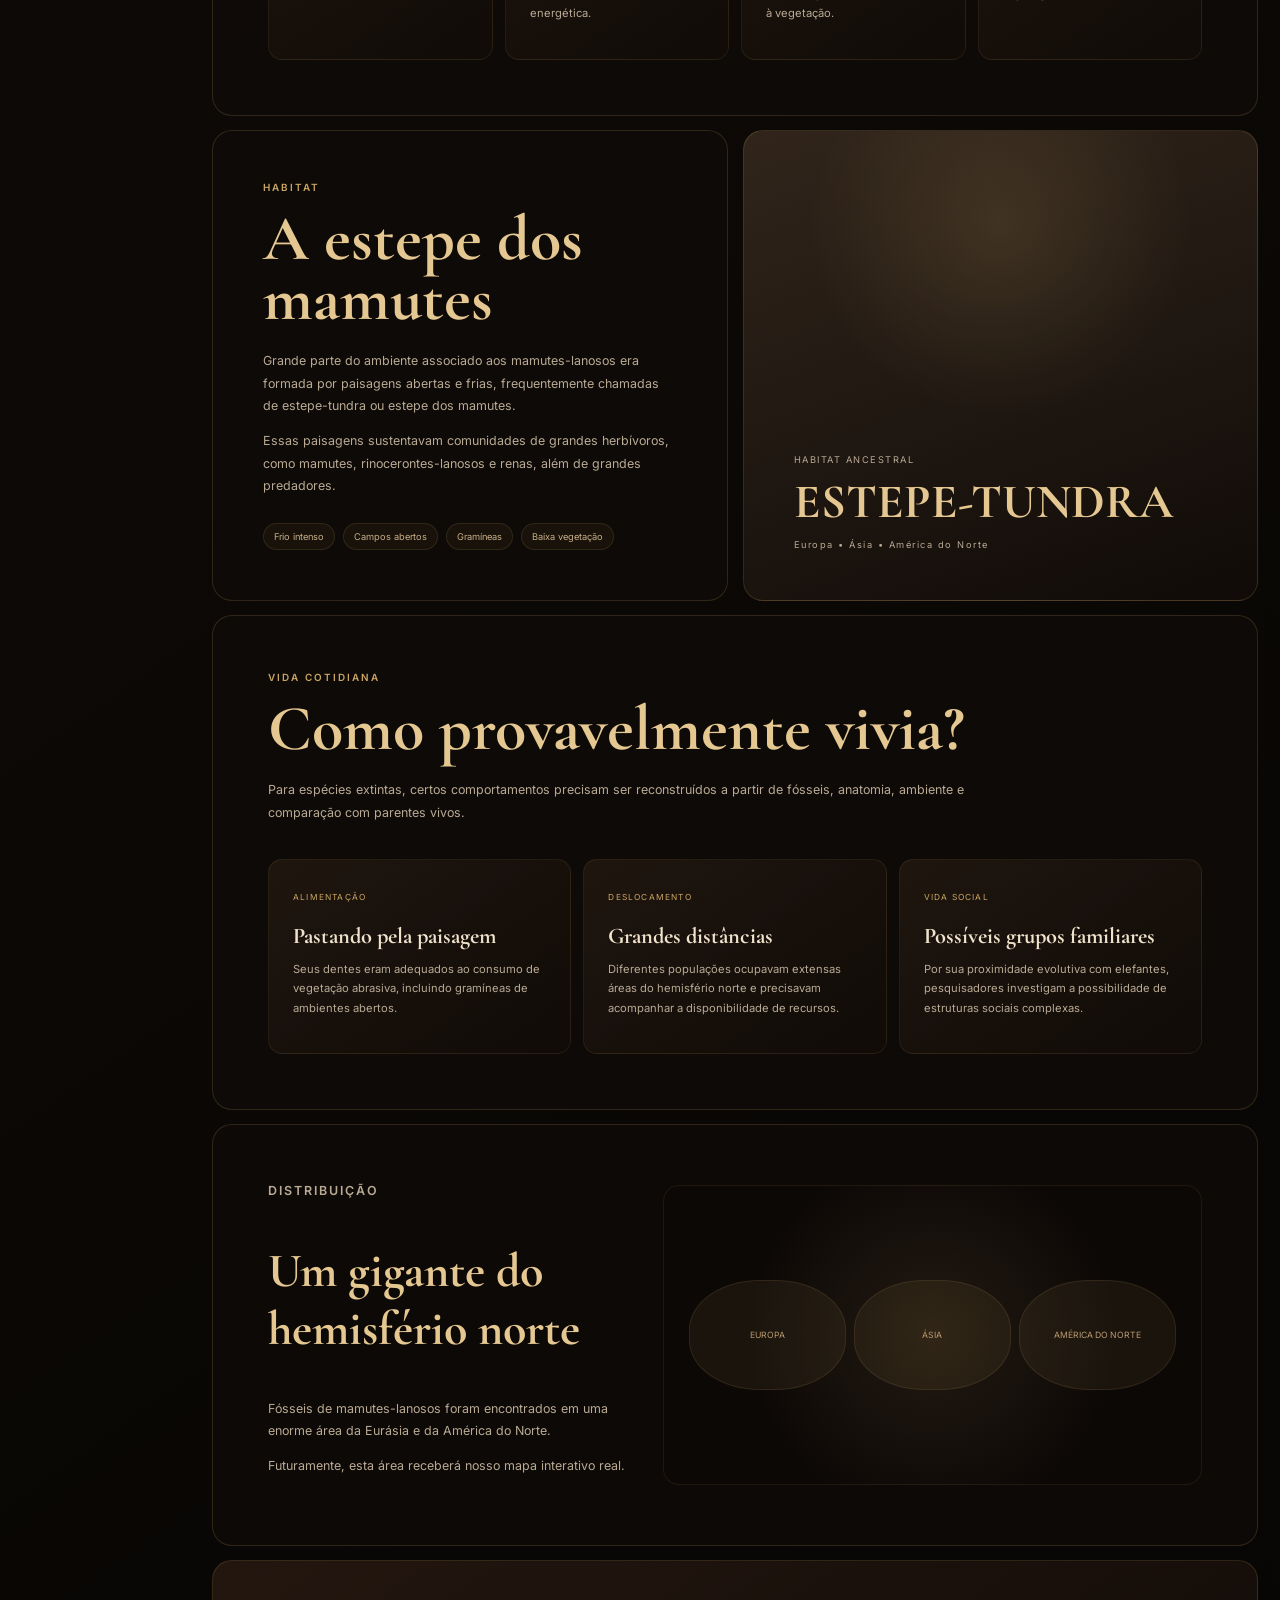
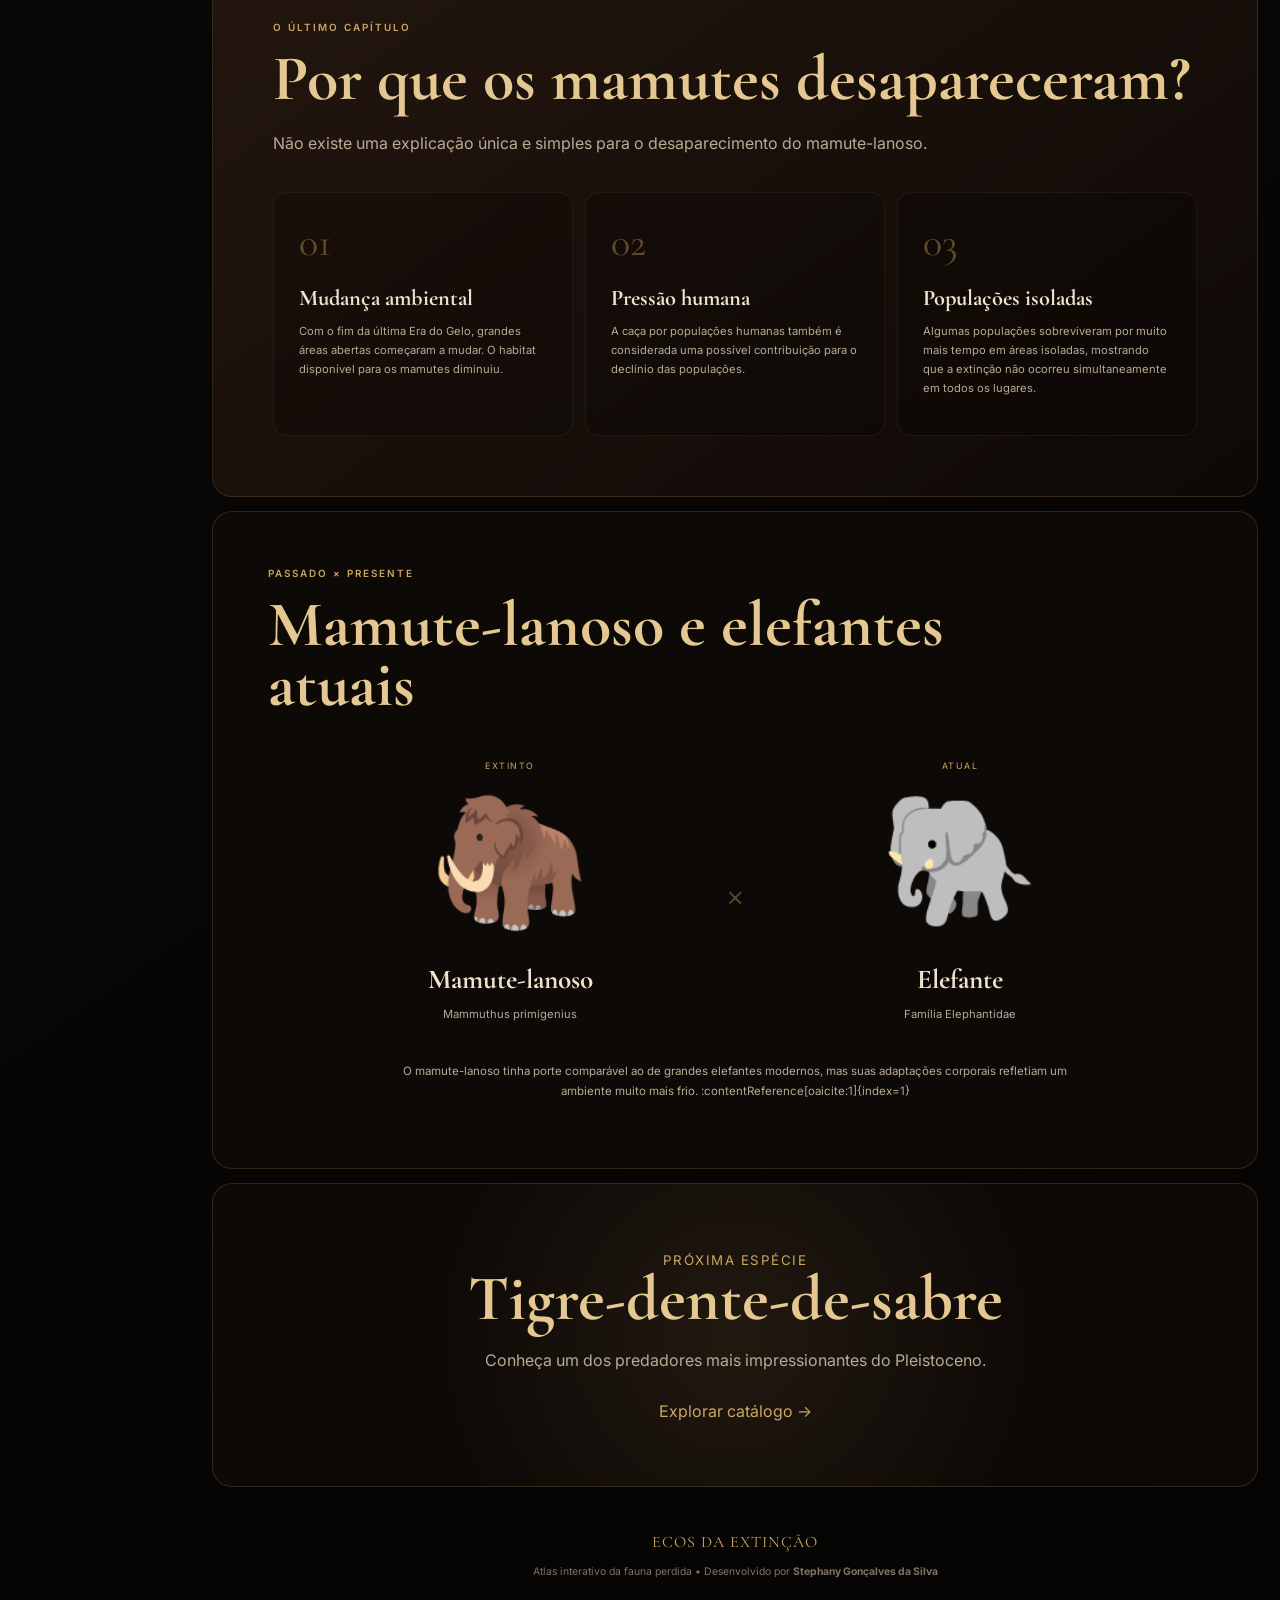
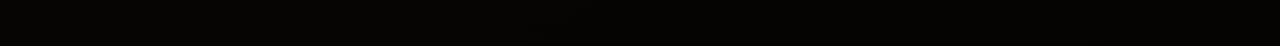
<file: pages/mamute.html>
<!DOCTYPE html>
<html lang="pt-BR">

<head>
    <meta charset="UTF-8">

    <meta
        name="viewport"
        content="width=device-width, initial-scale=1.0"
    >

    <title>
        Mamute-lanoso | Ecos da Extinção
    </title>

    <link
        rel="stylesheet"
        href="../css/style.css"
    >
</head>

<body>

    <div class="app-shell">

        <!-- =========================
             SIDEBAR
        ========================== -->

        <aside class="sidebar">

            <div>

                <a
                    href="../index.html"
                    class="logo"
                >
                    <span>ECOS DA</span>
                    <strong>EXTINÇÃO</strong>
                </a>

                <nav class="sidebar-nav">

                    <a href="../index.html">
                        <span>⌂</span>
                        Início
                    </a>

                    <a
                        href="especies.html"
                        class="active"
                    >
                        <span>◉</span>
                        Espécies
                    </a>

                    <a href="mapa.html">
    <span>◇</span>
    Mapa
</a>

                    <a href="linha-do-tempo.html">
    <span>◫</span>
    Linha do tempo
</a>

                    <a href="habitats.html">
    <span>♜</span>
    Habitats
</a>

                    <a href="comparador.html">
    <span>↔</span>
    Comparador
</a>

                    <a href="sobre.html">
    <span>ⓘ</span>
    Sobre
</a>

                </nav>

            </div>

            <div class="sidebar-footer">

                <small>
                    ATLAS INTERATIVO
                </small>

                <p>
                    Fauna perdida • História natural
                </p>

            </div>

        </aside>


        <!-- =========================
             MAIN
        ========================== -->

        <main class="main-content">

            <!-- VOLTAR -->

            <div class="species-back">

                <a href="especies.html">
                    ← Voltar para espécies
                </a>

            </div>


            <!-- =========================
                 HERO
            ========================== -->

            <section class="animal-profile-hero">

                <div class="animal-profile-text">

                    <p class="eyebrow">
                        GIGANTE DA ERA DO GELO
                    </p>

                    <h1>
                        Mamute-
                        <br>
                        lanoso
                    </h1>

                    <p class="animal-latin">
                        Mammuthus primigenius
                    </p>

                    <p class="animal-introduction">
                        Entre vastas planícies geladas,
                        ventos intensos e vegetação rasteira,
                        um dos maiores símbolos do Pleistoceno
                        percorreu o hemisfério norte.
                    </p>

                    <p class="animal-introduction">
                        O mamute-lanoso era um parente
                        próximo dos elefantes modernos,
                        mas possuía adaptações marcantes
                        para sobreviver em ambientes frios.
                    </p>

                    <div class="animal-quick-tags">

                        <span>
                            Pleistoceno
                        </span>

                        <span>
                            Herbívoro
                        </span>

                        <span>
                            Terrestre
                        </span>

                        <span>
                            Hemisfério Norte
                        </span>

                    </div>

                </div>


                <!-- MODELO 3D FUTURO -->

                <div class="animal-profile-stage">

                    <div class="profile-light"></div>

                    <div class="profile-model-placeholder">

                        <span>
                            🦣
                        </span>

                        <small>
                            MODELO 3D SERÁ INSERIDO AQUI
                        </small>

                    </div>

                    <div class="profile-platform"></div>

                </div>


                <!-- FICHA -->

                <aside class="animal-profile-facts">

                    <p class="panel-title">
                        FICHA DA ESPÉCIE
                    </p>

                    <div class="profile-fact">

                        <small>
                            NOME CIENTÍFICO
                        </small>

                        <strong>
                            Mammuthus primigenius
                        </strong>

                    </div>


                    <div class="profile-fact">

                        <small>
                            ÉPOCA
                        </small>

                        <strong>
                            Pleistoceno ao início
                            do Holoceno
                        </strong>

                    </div>


                    <div class="profile-fact">

                        <small>
                            AMBIENTE
                        </small>

                        <strong>
                            Estepe-tundra
                        </strong>

                    </div>


                    <div class="profile-fact">

                        <small>
                            ALIMENTAÇÃO
                        </small>

                        <strong>
                            Herbívora
                        </strong>

                    </div>


                    <div class="profile-fact">

                        <small>
                            DISTRIBUIÇÃO
                        </small>

                        <strong>
                            Europa, norte da Ásia
                            e América do Norte
                        </strong>

                    </div>


                    <div class="profile-fact">

                        <small>
                            PORTE
                        </small>

                        <strong>
                            Aproximadamente comparável
                            a grandes elefantes atuais
                        </strong>

                    </div>

                </aside>

            </section>


            <!-- =========================
                 INTRODUÇÃO
            ========================== -->

            <section class="animal-story">

                <div class="animal-story-number">
                    01
                </div>

                <div class="animal-story-content">

                    <p class="eyebrow">
                        CONHEÇA O GIGANTE
                    </p>

                    <h2>
                        Construído para sobreviver
                        ao frio
                    </h2>

                    <p>
                        O mamute-lanoso possuía um conjunto
                        de características adequadas aos
                        ambientes frios em que vivia.
                        Sua aparência incluía pelagem longa,
                        corpo volumoso e grandes presas curvas.
                    </p>

                    <p>
                        Evidências genéticas também indicam
                        adaptações relacionadas à tolerância
                        ao frio, crescimento de pelos e
                        depósitos de gordura.
                    </p>

                </div>

            </section>


            <!-- =========================
                 ADAPTAÇÕES
            ========================== -->

            <section class="animal-section">

                <div class="section-heading">

                    <p class="eyebrow">
                        SOBREVIVÊNCIA
                    </p>

                    <h2>
                        Adaptações ao frio
                    </h2>

                    <p>
                        Viver em ambientes glaciais exigia
                        características corporais muito
                        diferentes das encontradas em
                        animais de regiões tropicais.
                    </p>

                </div>


                <div class="adaptation-grid">

                    <article>

                        <span class="adaptation-number">
                            01
                        </span>

                        <h3>
                            Pelagem espessa
                        </h3>

                        <p>
                            Uma cobertura de pelos ajudava
                            a reduzir a perda de calor em
                            ambientes extremamente frios.
                        </p>

                    </article>


                    <article>

                        <span class="adaptation-number">
                            02
                        </span>

                        <h3>
                            Reserva de gordura
                        </h3>

                        <p>
                            Depósitos de gordura ajudavam
                            no isolamento térmico e serviam
                            como reserva energética.
                        </p>

                    </article>


                    <article>

                        <span class="adaptation-number">
                            03
                        </span>

                        <h3>
                            Grandes presas
                        </h3>

                        <p>
                            As presas curvas poderiam ser
                            utilizadas em interações sociais,
                            defesa e para auxiliar no acesso
                            à vegetação.
                        </p>

                    </article>


                    <article>

                        <span class="adaptation-number">
                            04
                        </span>

                        <h3>
                            Corpo compacto
                        </h3>

                        <p>
                            Características corporais
                            contribuíam para reduzir a
                            exposição ao frio intenso.
                        </p>

                    </article>

                </div>

            </section>


            <!-- =========================
                 HABITAT
            ========================== -->

            <section class="animal-split-section">

                <div class="animal-environment">

                    <p class="eyebrow">
                        HABITAT
                    </p>

                    <h2>
                        A estepe dos mamutes
                    </h2>

                    <p>
                        Grande parte do ambiente associado
                        aos mamutes-lanosos era formada
                        por paisagens abertas e frias,
                        frequentemente chamadas de
                        estepe-tundra ou estepe dos mamutes.
                    </p>

                    <p>
                        Essas paisagens sustentavam
                        comunidades de grandes herbívoros,
                        como mamutes, rinocerontes-lanosos
                        e renas, além de grandes predadores.
                    </p>

                    <div class="environment-tags">

                        <span>
                            Frio intenso
                        </span>

                        <span>
                            Campos abertos
                        </span>

                        <span>
                            Gramíneas
                        </span>

                        <span>
                            Baixa vegetação
                        </span>

                    </div>

                </div>


                <div class="environment-visual">

                    <span>
                        HABITAT ANCESTRAL
                    </span>

                    <strong>
                        ESTEPE-TUNDRA
                    </strong>

                    <small>
                        Europa • Ásia • América do Norte
                    </small>

                </div>

            </section>


            <!-- =========================
                 ROTINA
            ========================== -->

            <section class="animal-section">

                <div class="section-heading">

                    <p class="eyebrow">
                        VIDA COTIDIANA
                    </p>

                    <h2>
                        Como provavelmente vivia?
                    </h2>

                    <p>
                        Para espécies extintas, certos
                        comportamentos precisam ser
                        reconstruídos a partir de fósseis,
                        anatomia, ambiente e comparação
                        com parentes vivos.
                    </p>

                </div>


                <div class="routine-grid">

                    <article>

                        <small>
                            ALIMENTAÇÃO
                        </small>

                        <h3>
                            Pastando pela paisagem
                        </h3>

                        <p>
                            Seus dentes eram adequados
                            ao consumo de vegetação
                            abrasiva, incluindo gramíneas
                            de ambientes abertos.
                        </p>

                    </article>


                    <article>

                        <small>
                            DESLOCAMENTO
                        </small>

                        <h3>
                            Grandes distâncias
                        </h3>

                        <p>
                            Diferentes populações ocupavam
                            extensas áreas do hemisfério
                            norte e precisavam acompanhar
                            a disponibilidade de recursos.
                        </p>

                    </article>


                    <article>

                        <small>
                            VIDA SOCIAL
                        </small>

                        <h3>
                            Possíveis grupos familiares
                        </h3>

                        <p>
                            Por sua proximidade evolutiva
                            com elefantes, pesquisadores
                            investigam a possibilidade
                            de estruturas sociais complexas.
                        </p>

                    </article>

                </div>

            </section>


            <!-- =========================
                 DISTRIBUIÇÃO
            ========================== -->

            <section class="animal-map-section">

                <div>

                    <p class="eyebrow">
                        DISTRIBUIÇÃO
                    </p>

                    <h2>
                        Um gigante do hemisfério norte
                    </h2>

                    <p>
                        Fósseis de mamutes-lanosos foram
                        encontrados em uma enorme área
                        da Eurásia e da América do Norte.
                    </p>

                    <p>
                        Futuramente, esta área receberá
                        nosso mapa interativo real.
                    </p>

                </div>


                <div class="profile-map-placeholder">

                    <div>
                        <span>
                            EUROPA
                        </span>
                    </div>

                    <div>
                        <span>
                            ÁSIA
                        </span>
                    </div>

                    <div>
                        <span>
                            AMÉRICA DO NORTE
                        </span>
                    </div>

                </div>

            </section>


            <!-- =========================
                 EXTINÇÃO
            ========================== -->

            <section class="extinction-section">

                <p class="eyebrow">
                    O ÚLTIMO CAPÍTULO
                </p>

                <h2>
                    Por que os mamutes desapareceram?
                </h2>

                <p class="extinction-lead">
                    Não existe uma explicação única e
                    simples para o desaparecimento
                    do mamute-lanoso.
                </p>


                <div class="extinction-factors">

                    <article>

                        <span>
                            01
                        </span>

                        <h3>
                            Mudança ambiental
                        </h3>

                        <p>
                            Com o fim da última Era do Gelo,
                            grandes áreas abertas começaram
                            a mudar. O habitat disponível
                            para os mamutes diminuiu.
                        </p>

                    </article>


                    <article>

                        <span>
                            02
                        </span>

                        <h3>
                            Pressão humana
                        </h3>

                        <p>
                            A caça por populações humanas
                            também é considerada uma possível
                            contribuição para o declínio
                            das populações.
                        </p>

                    </article>


                    <article>

                        <span>
                            03
                        </span>

                        <h3>
                            Populações isoladas
                        </h3>

                        <p>
                            Algumas populações sobreviveram
                            por muito mais tempo em áreas
                            isoladas, mostrando que a extinção
                            não ocorreu simultaneamente
                            em todos os lugares.
                        </p>

                    </article>

                </div>

            </section>


            <!-- =========================
                 COMPARAÇÃO
            ========================== -->

            <section class="animal-comparison">

                <div class="section-heading">

                    <p class="eyebrow">
                        PASSADO × PRESENTE
                    </p>

                    <h2>
                        Mamute-lanoso e elefantes atuais
                    </h2>

                </div>


                <div class="comparison-table">

                    <div class="comparison-column">

                        <p class="comparison-label">
                            EXTINTO
                        </p>

                        <div class="comparison-animal">
                            🦣
                        </div>

                        <h3>
                            Mamute-lanoso
                        </h3>

                        <p>
                            Mammuthus primigenius
                        </p>

                    </div>


                    <div class="comparison-vs">
                        ×
                    </div>


                    <div class="comparison-column">

                        <p class="comparison-label">
                            ATUAL
                        </p>

                        <div class="comparison-animal">
                            🐘
                        </div>

                        <h3>
                            Elefante
                        </h3>

                        <p>
                            Família Elephantidae
                        </p>

                    </div>

                </div>


                <div class="comparison-note">

                    <p>
                        O mamute-lanoso tinha porte
                        comparável ao de grandes elefantes
                        modernos, mas suas adaptações
                        corporais refletiam um ambiente
                        muito mais frio. :contentReference[oaicite:1]{index=1}
                    </p>

                </div>

            </section>


            <!-- =========================
                 NEXT
            ========================== -->

            <section class="next-species">

                <small>
                    PRÓXIMA ESPÉCIE
                </small>

                <h2>
                    Tigre-dente-de-sabre
                </h2>

                <p>
                    Conheça um dos predadores mais
                    impressionantes do Pleistoceno.
                </p>

                <a href="especies.html">
                    Explorar catálogo →
                </a>

            </section>


            <footer>

                <p>
                    ECOS DA EXTINÇÃO
                </p>

                <small>
                    Atlas interativo da fauna perdida
                    • Desenvolvido por
                    <strong>
                        Stephany Gonçalves da Silva
                    </strong>
                </small>

            </footer>

        </main>

    </div>

</body>

</html>
</file>
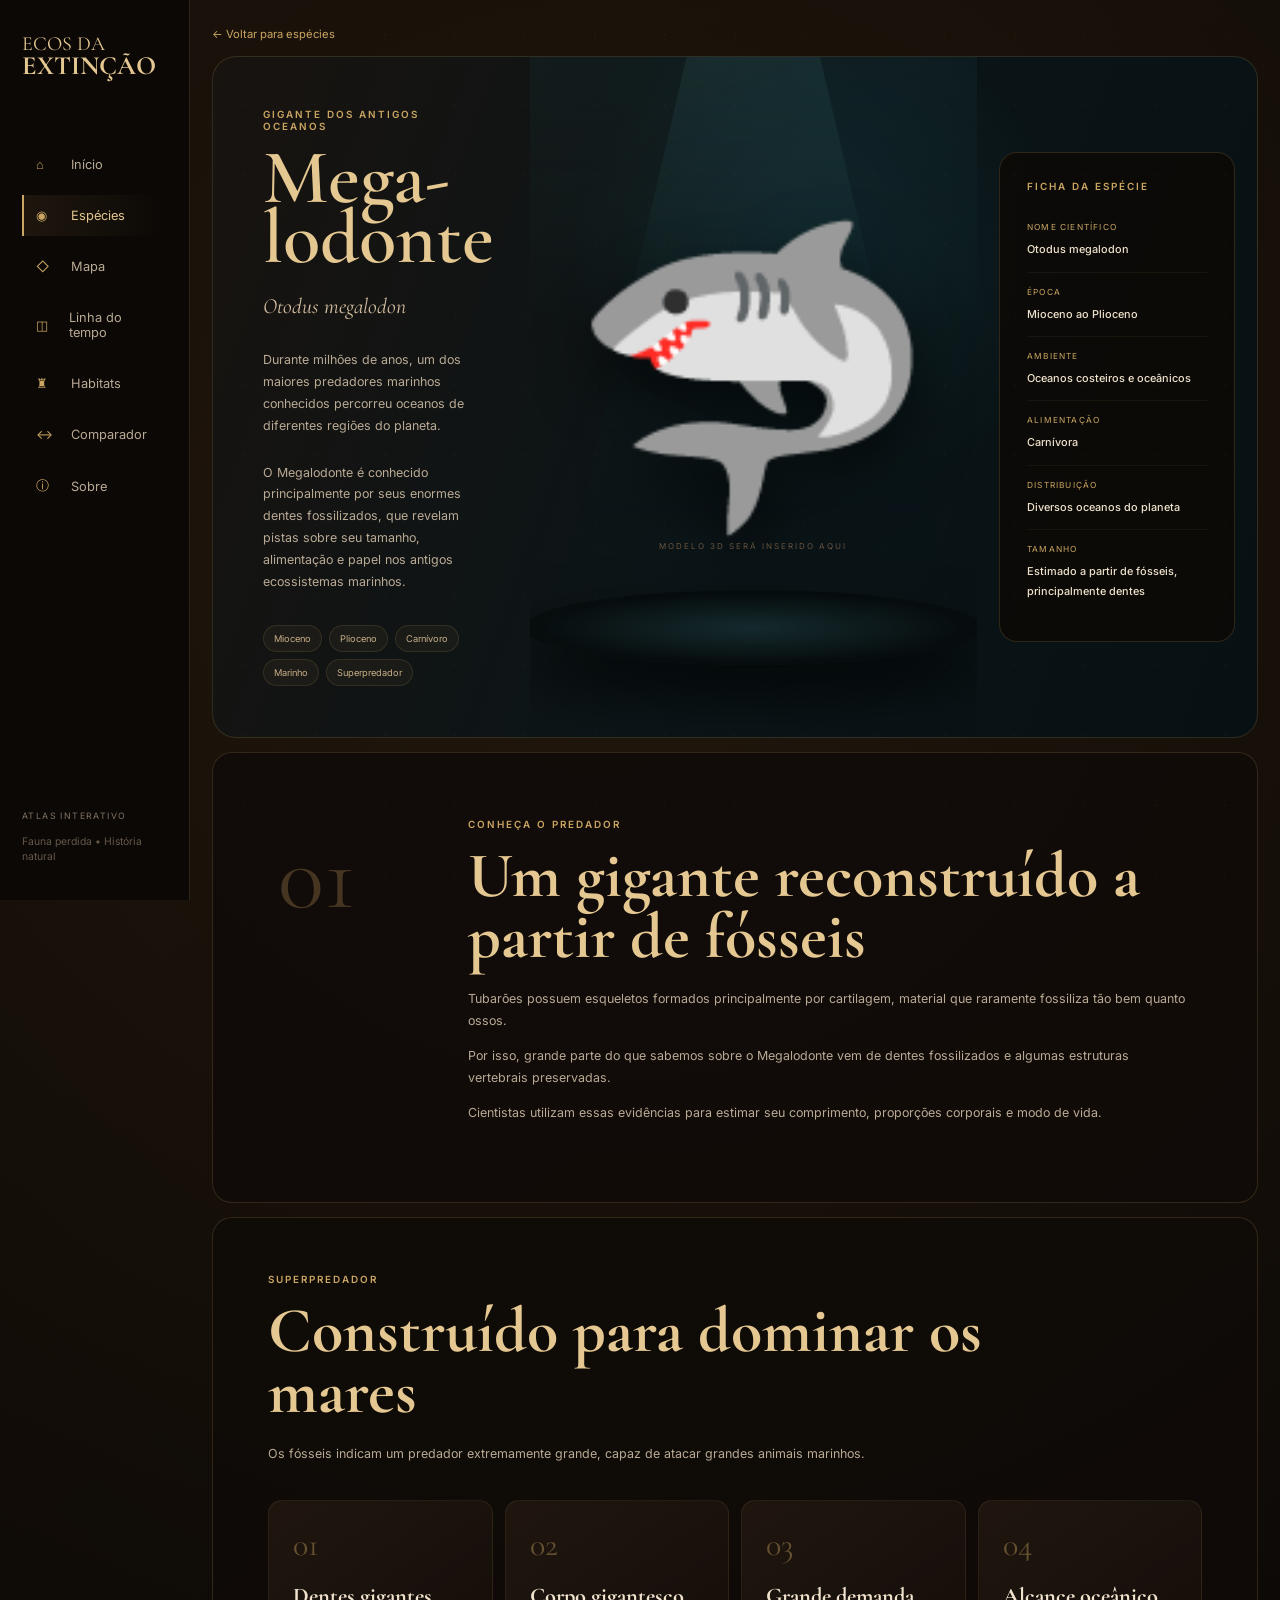
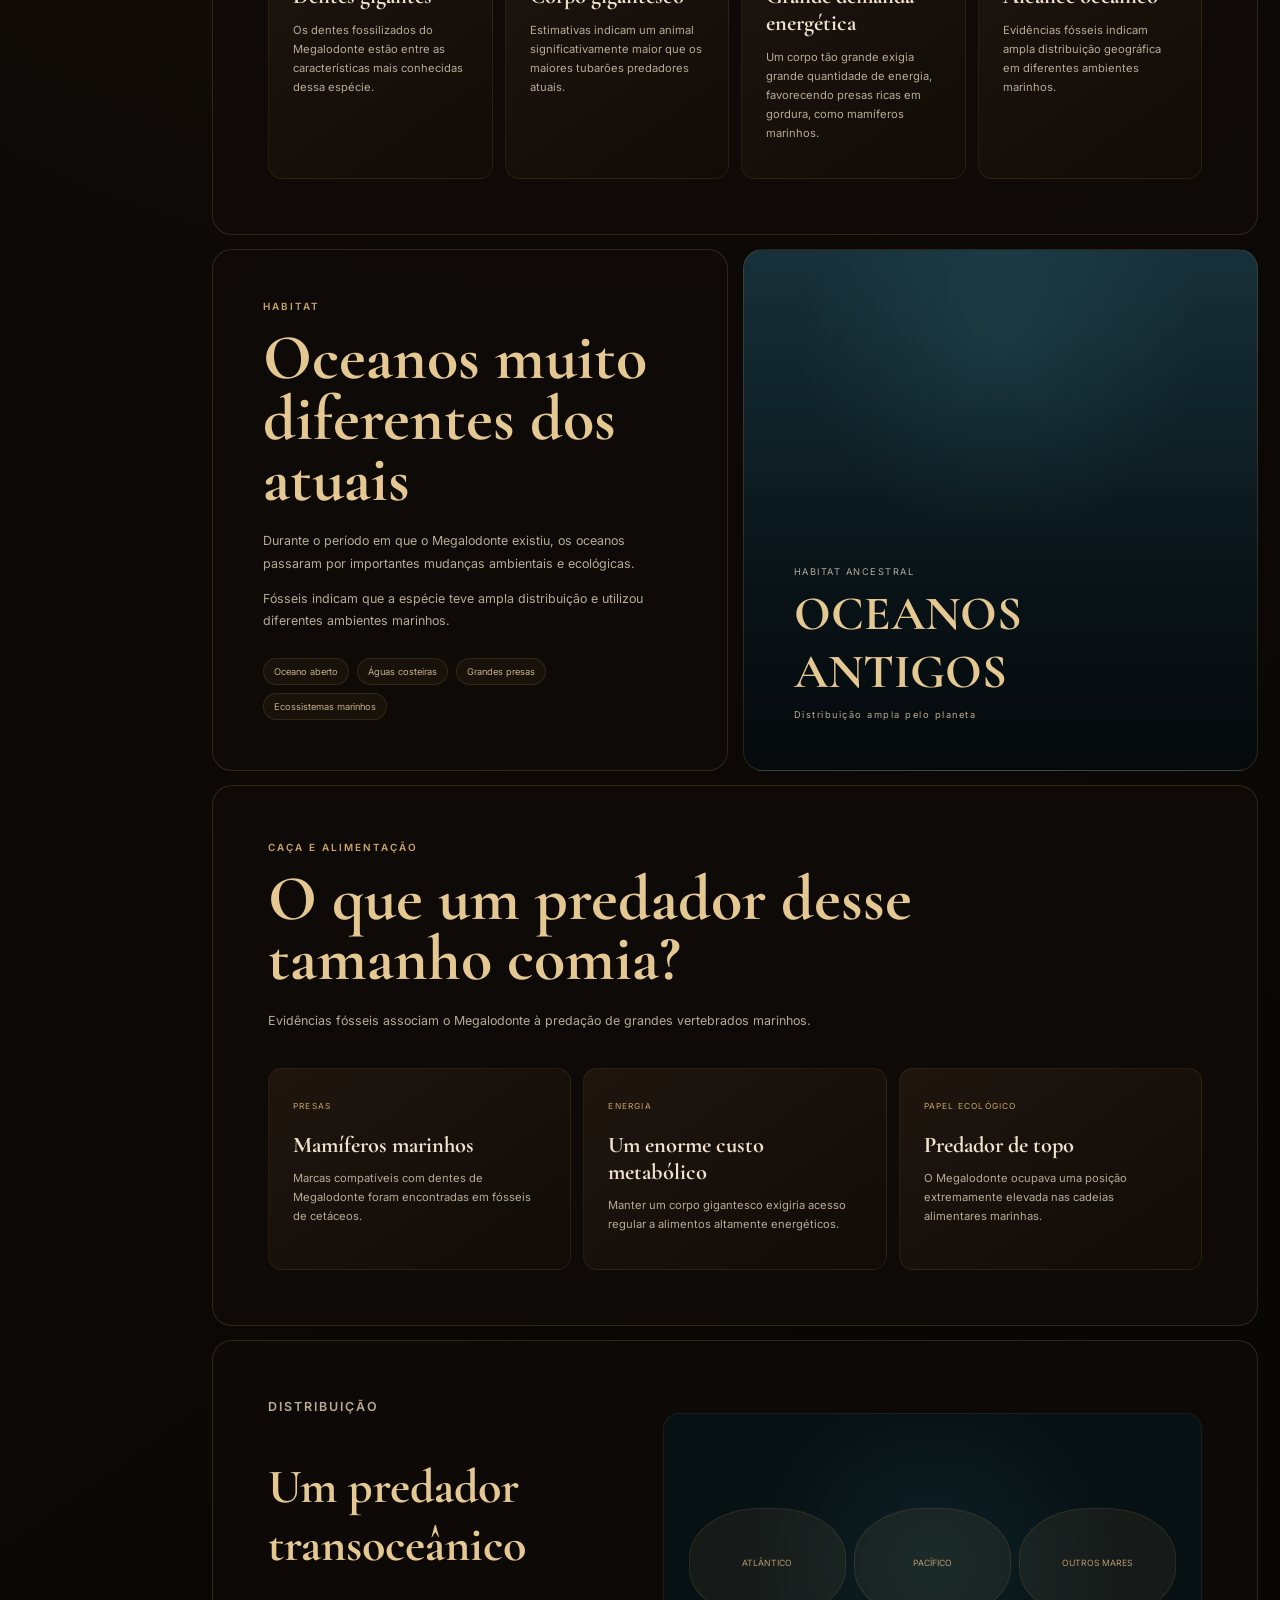
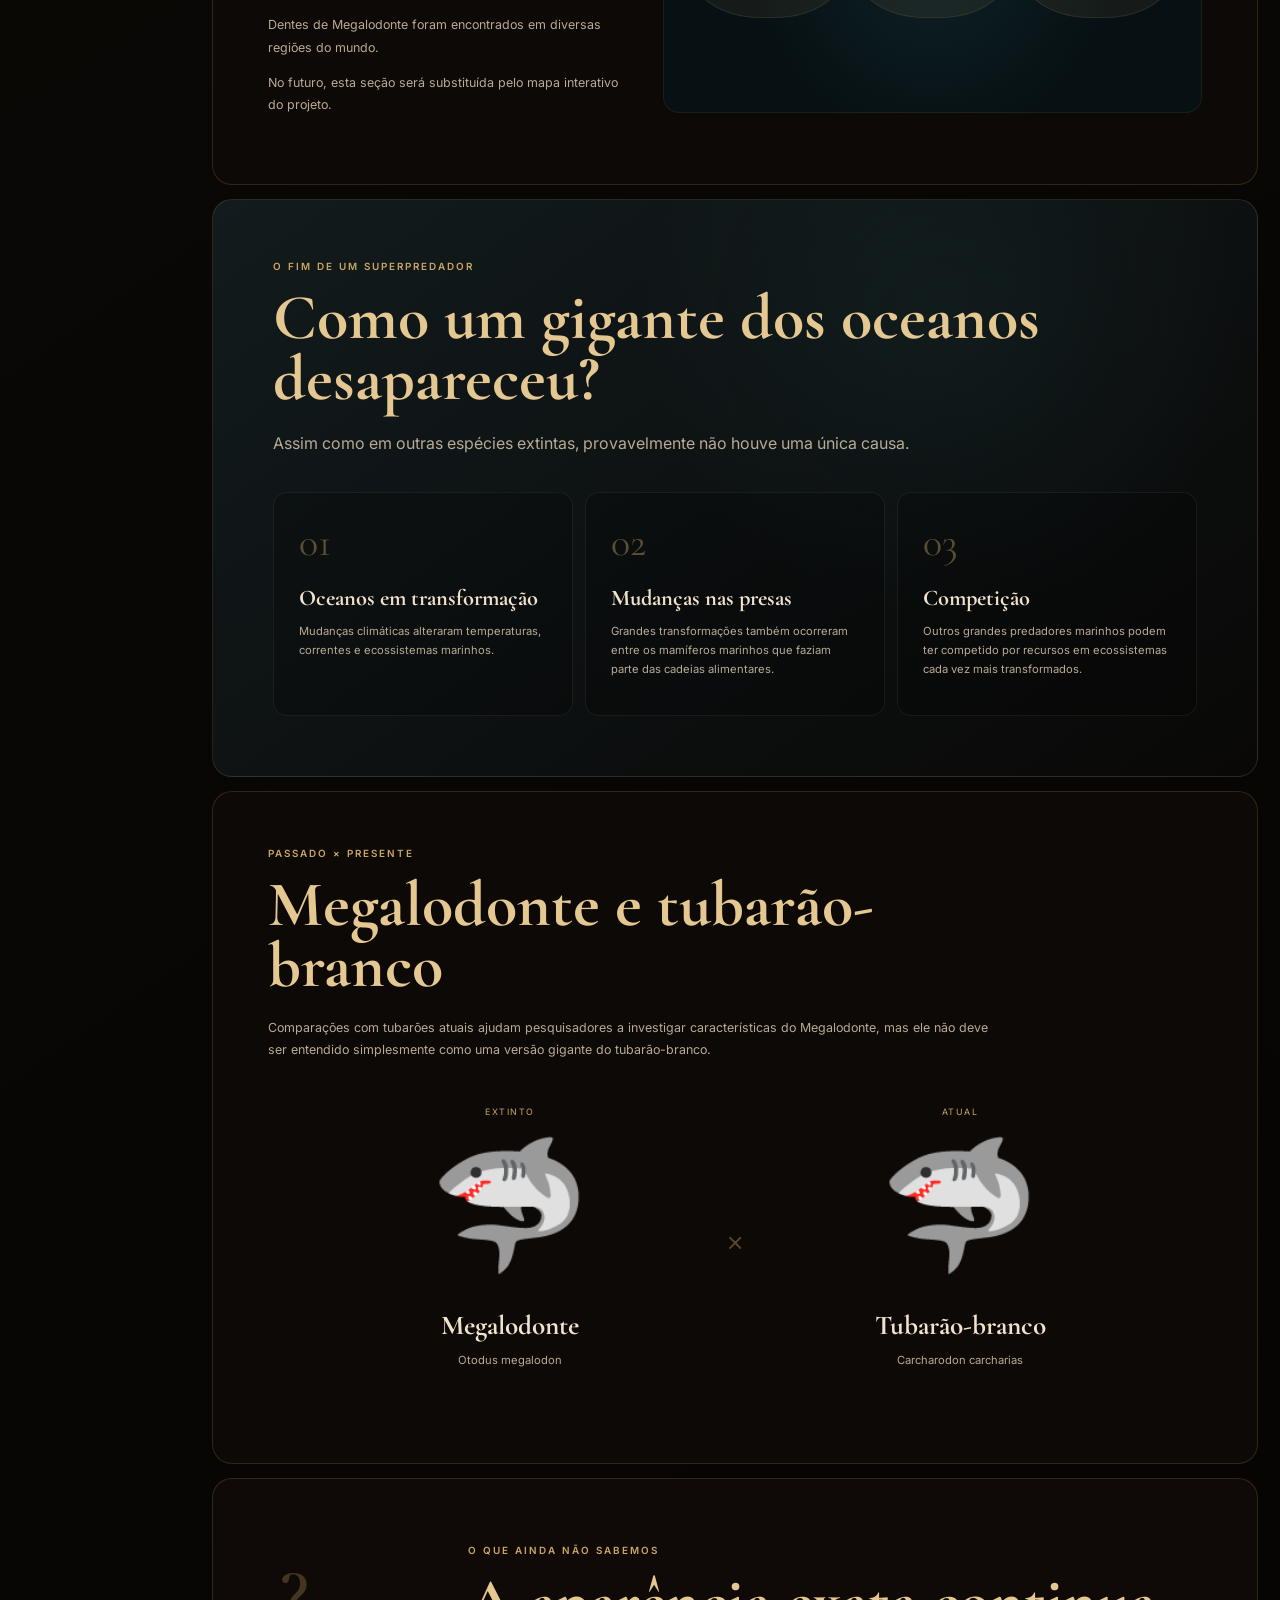
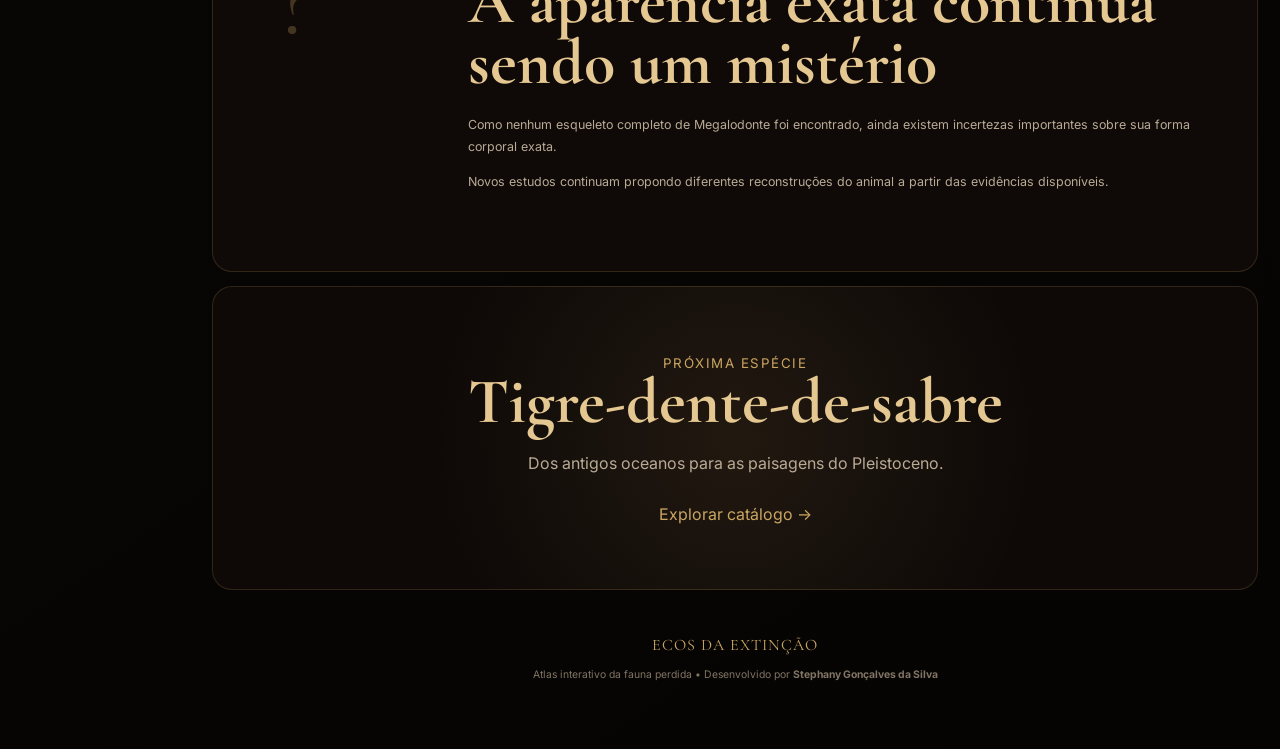
<file: pages/megalodonte.html>
<!DOCTYPE html>
<html lang="pt-BR">

<head>
    <meta charset="UTF-8">

    <meta
        name="viewport"
        content="width=device-width, initial-scale=1.0"
    >

    <title>
        Megalodonte | Ecos da Extinção
    </title>

    <link
        rel="stylesheet"
        href="../css/style.css"
    >
</head>

<body>

    <div class="app-shell">

        <!-- SIDEBAR -->

        <aside class="sidebar">

            <div>

                <a
                    href="../index.html"
                    class="logo"
                >
                    <span>ECOS DA</span>
                    <strong>EXTINÇÃO</strong>
                </a>

                <nav class="sidebar-nav">

                    <a href="../index.html">
                        <span>⌂</span>
                        Início
                    </a>

                    <a
                        href="especies.html"
                        class="active"
                    >
                        <span>◉</span>
                        Espécies
                    </a>

                    <a href="mapa.html">
    <span>◇</span>
    Mapa
</a>

                    <a href="linha-do-tempo.html">
    <span>◫</span>
    Linha do tempo
</a>

                    <a href="habitats.html">
    <span>♜</span>
    Habitats
</a>

                    <a href="comparador.html">
    <span>↔</span>
    Comparador
</a>

                    <a href="sobre.html">
    <span>ⓘ</span>
    Sobre
</a>

                </nav>

            </div>

            <div class="sidebar-footer">

                <small>
                    ATLAS INTERATIVO
                </small>

                <p>
                    Fauna perdida • História natural
                </p>

            </div>

        </aside>


        <!-- MAIN -->

        <main class="main-content">

            <!-- VOLTAR -->

            <div class="species-back">

                <a href="especies.html">
                    ← Voltar para espécies
                </a>

            </div>


            <!-- HERO -->

            <section class="animal-profile-hero megalodon-hero">

                <div class="animal-profile-text">

                    <p class="eyebrow">
                        GIGANTE DOS ANTIGOS OCEANOS
                    </p>

                    <h1>
                        Mega-
                        <br>
                        lodonte
                    </h1>

                    <p class="animal-latin">
                        Otodus megalodon
                    </p>

                    <p class="animal-introduction">
                        Durante milhões de anos, um dos maiores
                        predadores marinhos conhecidos percorreu
                        oceanos de diferentes regiões do planeta.
                    </p>

                    <p class="animal-introduction">
                        O Megalodonte é conhecido principalmente
                        por seus enormes dentes fossilizados,
                        que revelam pistas sobre seu tamanho,
                        alimentação e papel nos antigos
                        ecossistemas marinhos.
                    </p>

                    <div class="animal-quick-tags">

                        <span>Mioceno</span>
                        <span>Plioceno</span>
                        <span>Carnívoro</span>
                        <span>Marinho</span>
                        <span>Superpredador</span>

                    </div>

                </div>


                <!-- FUTURO MODELO 3D -->

                <div class="animal-profile-stage megalodon-stage">

                    <div class="profile-light ocean-light"></div>

                    <div class="profile-model-placeholder">

                        <span>
                            🦈
                        </span>

                        <small>
                            MODELO 3D SERÁ INSERIDO AQUI
                        </small>

                    </div>

                    <div class="profile-platform ocean-platform"></div>

                </div>


                <!-- FICHA -->

                <aside class="animal-profile-facts">

                    <p class="panel-title">
                        FICHA DA ESPÉCIE
                    </p>

                    <div class="profile-fact">

                        <small>
                            NOME CIENTÍFICO
                        </small>

                        <strong>
                            Otodus megalodon
                        </strong>

                    </div>


                    <div class="profile-fact">

                        <small>
                            ÉPOCA
                        </small>

                        <strong>
                            Mioceno ao Plioceno
                        </strong>

                    </div>


                    <div class="profile-fact">

                        <small>
                            AMBIENTE
                        </small>

                        <strong>
                            Oceanos costeiros
                            e oceânicos
                        </strong>

                    </div>


                    <div class="profile-fact">

                        <small>
                            ALIMENTAÇÃO
                        </small>

                        <strong>
                            Carnívora
                        </strong>

                    </div>


                    <div class="profile-fact">

                        <small>
                            DISTRIBUIÇÃO
                        </small>

                        <strong>
                            Diversos oceanos
                            do planeta
                        </strong>

                    </div>


                    <div class="profile-fact">

                        <small>
                            TAMANHO
                        </small>

                        <strong>
                            Estimado a partir
                            de fósseis, principalmente dentes
                        </strong>

                    </div>

                </aside>

            </section>


            <!-- HISTÓRIA -->

            <section class="animal-story">

                <div class="animal-story-number">
                    01
                </div>

                <div class="animal-story-content">

                    <p class="eyebrow">
                        CONHEÇA O PREDADOR
                    </p>

                    <h2>
                        Um gigante reconstruído
                        a partir de fósseis
                    </h2>

                    <p>
                        Tubarões possuem esqueletos formados
                        principalmente por cartilagem, material
                        que raramente fossiliza tão bem quanto
                        ossos.
                    </p>

                    <p>
                        Por isso, grande parte do que sabemos
                        sobre o Megalodonte vem de dentes
                        fossilizados e algumas estruturas
                        vertebrais preservadas.
                    </p>

                    <p>
                        Cientistas utilizam essas evidências
                        para estimar seu comprimento,
                        proporções corporais e modo de vida.
                    </p>

                </div>

            </section>


            <!-- PODER -->

            <section class="animal-section">

                <div class="section-heading">

                    <p class="eyebrow">
                        SUPERPREDADOR
                    </p>

                    <h2>
                        Construído para dominar
                        os mares
                    </h2>

                    <p>
                        Os fósseis indicam um predador
                        extremamente grande, capaz de atacar
                        grandes animais marinhos.
                    </p>

                </div>


                <div class="adaptation-grid">

                    <article>

                        <span class="adaptation-number">
                            01
                        </span>

                        <h3>
                            Dentes gigantes
                        </h3>

                        <p>
                            Os dentes fossilizados do
                            Megalodonte estão entre as
                            características mais conhecidas
                            dessa espécie.
                        </p>

                    </article>


                    <article>

                        <span class="adaptation-number">
                            02
                        </span>

                        <h3>
                            Corpo gigantesco
                        </h3>

                        <p>
                            Estimativas indicam um animal
                            significativamente maior que os
                            maiores tubarões predadores atuais.
                        </p>

                    </article>


                    <article>

                        <span class="adaptation-number">
                            03
                        </span>

                        <h3>
                            Grande demanda energética
                        </h3>

                        <p>
                            Um corpo tão grande exigia
                            grande quantidade de energia,
                            favorecendo presas ricas em
                            gordura, como mamíferos marinhos.
                        </p>

                    </article>


                    <article>

                        <span class="adaptation-number">
                            04
                        </span>

                        <h3>
                            Alcance oceânico
                        </h3>

                        <p>
                            Evidências fósseis indicam
                            ampla distribuição geográfica
                            em diferentes ambientes marinhos.
                        </p>

                    </article>

                </div>

            </section>


            <!-- HABITAT -->

            <section class="animal-split-section">

                <div class="animal-environment">

                    <p class="eyebrow">
                        HABITAT
                    </p>

                    <h2>
                        Oceanos muito diferentes
                        dos atuais
                    </h2>

                    <p>
                        Durante o período em que o
                        Megalodonte existiu, os oceanos
                        passaram por importantes mudanças
                        ambientais e ecológicas.
                    </p>

                    <p>
                        Fósseis indicam que a espécie teve
                        ampla distribuição e utilizou
                        diferentes ambientes marinhos.
                    </p>

                    <div class="environment-tags">

                        <span>
                            Oceano aberto
                        </span>

                        <span>
                            Águas costeiras
                        </span>

                        <span>
                            Grandes presas
                        </span>

                        <span>
                            Ecossistemas marinhos
                        </span>

                    </div>

                </div>


                <div class="environment-visual megalodon-environment">

                    <span>
                        HABITAT ANCESTRAL
                    </span>

                    <strong>
                        OCEANOS ANTIGOS
                    </strong>

                    <small>
                        Distribuição ampla pelo planeta
                    </small>

                </div>

            </section>


            <!-- ALIMENTAÇÃO -->

            <section class="animal-section">

                <div class="section-heading">

                    <p class="eyebrow">
                        CAÇA E ALIMENTAÇÃO
                    </p>

                    <h2>
                        O que um predador desse tamanho comia?
                    </h2>

                    <p>
                        Evidências fósseis associam o
                        Megalodonte à predação de grandes
                        vertebrados marinhos.
                    </p>

                </div>


                <div class="routine-grid">

                    <article>

                        <small>
                            PRESAS
                        </small>

                        <h3>
                            Mamíferos marinhos
                        </h3>

                        <p>
                            Marcas compatíveis com dentes
                            de Megalodonte foram encontradas
                            em fósseis de cetáceos.
                        </p>

                    </article>


                    <article>

                        <small>
                            ENERGIA
                        </small>

                        <h3>
                            Um enorme custo metabólico
                        </h3>

                        <p>
                            Manter um corpo gigantesco
                            exigiria acesso regular a
                            alimentos altamente energéticos.
                        </p>

                    </article>


                    <article>

                        <small>
                            PAPEL ECOLÓGICO
                        </small>

                        <h3>
                            Predador de topo
                        </h3>

                        <p>
                            O Megalodonte ocupava uma
                            posição extremamente elevada
                            nas cadeias alimentares marinhas.
                        </p>

                    </article>

                </div>

            </section>


            <!-- MAPA -->

            <section class="animal-map-section">

                <div>

                    <p class="eyebrow">
                        DISTRIBUIÇÃO
                    </p>

                    <h2>
                        Um predador transoceânico
                    </h2>

                    <p>
                        Dentes de Megalodonte foram
                        encontrados em diversas regiões
                        do mundo.
                    </p>

                    <p>
                        No futuro, esta seção será
                        substituída pelo mapa interativo
                        do projeto.
                    </p>

                </div>


                <div class="profile-map-placeholder megalodon-map">

                    <div>
                        <span>
                            ATLÂNTICO
                        </span>
                    </div>

                    <div>
                        <span>
                            PACÍFICO
                        </span>
                    </div>

                    <div>
                        <span>
                            OUTROS MARES
                        </span>
                    </div>

                </div>

            </section>


            <!-- EXTINÇÃO -->

            <section class="extinction-section megalodon-extinction">

                <p class="eyebrow">
                    O FIM DE UM SUPERPREDADOR
                </p>

                <h2>
                    Como um gigante dos oceanos desapareceu?
                </h2>

                <p class="extinction-lead">
                    Assim como em outras espécies extintas,
                    provavelmente não houve uma única causa.
                </p>


                <div class="extinction-factors">

                    <article>

                        <span>
                            01
                        </span>

                        <h3>
                            Oceanos em transformação
                        </h3>

                        <p>
                            Mudanças climáticas alteraram
                            temperaturas, correntes e
                            ecossistemas marinhos.
                        </p>

                    </article>


                    <article>

                        <span>
                            02
                        </span>

                        <h3>
                            Mudanças nas presas
                        </h3>

                        <p>
                            Grandes transformações também
                            ocorreram entre os mamíferos
                            marinhos que faziam parte
                            das cadeias alimentares.
                        </p>

                    </article>


                    <article>

                        <span>
                            03
                        </span>

                        <h3>
                            Competição
                        </h3>

                        <p>
                            Outros grandes predadores
                            marinhos podem ter competido
                            por recursos em ecossistemas
                            cada vez mais transformados.
                        </p>

                    </article>

                </div>

            </section>


            <!-- COMPARAÇÃO -->

            <section class="animal-comparison">

                <div class="section-heading">

                    <p class="eyebrow">
                        PASSADO × PRESENTE
                    </p>

                    <h2>
                        Megalodonte e tubarão-branco
                    </h2>

                    <p>
                        Comparações com tubarões atuais
                        ajudam pesquisadores a investigar
                        características do Megalodonte,
                        mas ele não deve ser entendido
                        simplesmente como uma versão
                        gigante do tubarão-branco.
                    </p>

                </div>


                <div class="comparison-table">

                    <div class="comparison-column">

                        <p class="comparison-label">
                            EXTINTO
                        </p>

                        <div class="comparison-animal">
                            🦈
                        </div>

                        <h3>
                            Megalodonte
                        </h3>

                        <p>
                            Otodus megalodon
                        </p>

                    </div>


                    <div class="comparison-vs">
                        ×
                    </div>


                    <div class="comparison-column">

                        <p class="comparison-label">
                            ATUAL
                        </p>

                        <div class="comparison-animal">
                            🦈
                        </div>

                        <h3>
                            Tubarão-branco
                        </h3>

                        <p>
                            Carcharodon carcharias
                        </p>

                    </div>

                </div>

            </section>


            <!-- CURIOSIDADE -->

            <section class="animal-story">

                <div class="animal-story-number">
                    ?
                </div>

                <div class="animal-story-content">

                    <p class="eyebrow">
                        O QUE AINDA NÃO SABEMOS
                    </p>

                    <h2>
                        A aparência exata continua
                        sendo um mistério
                    </h2>

                    <p>
                        Como nenhum esqueleto completo de
                        Megalodonte foi encontrado, ainda
                        existem incertezas importantes sobre
                        sua forma corporal exata.
                    </p>

                    <p>
                        Novos estudos continuam propondo
                        diferentes reconstruções do animal
                        a partir das evidências disponíveis.
                    </p>

                </div>

            </section>


            <!-- NEXT -->

            <section class="next-species">

                <small>
                    PRÓXIMA ESPÉCIE
                </small>

                <h2>
                    Tigre-dente-de-sabre
                </h2>

                <p>
                    Dos antigos oceanos para as paisagens
                    do Pleistoceno.
                </p>

                <a href="especies.html">
                    Explorar catálogo →
                </a>

            </section>


            <footer>

                <p>
                    ECOS DA EXTINÇÃO
                </p>

                <small>
                    Atlas interativo da fauna perdida
                    • Desenvolvido por
                    <strong>
                        Stephany Gonçalves da Silva
                    </strong>
                </small>

            </footer>

        </main>

    </div>

</body>

</html>
</file>
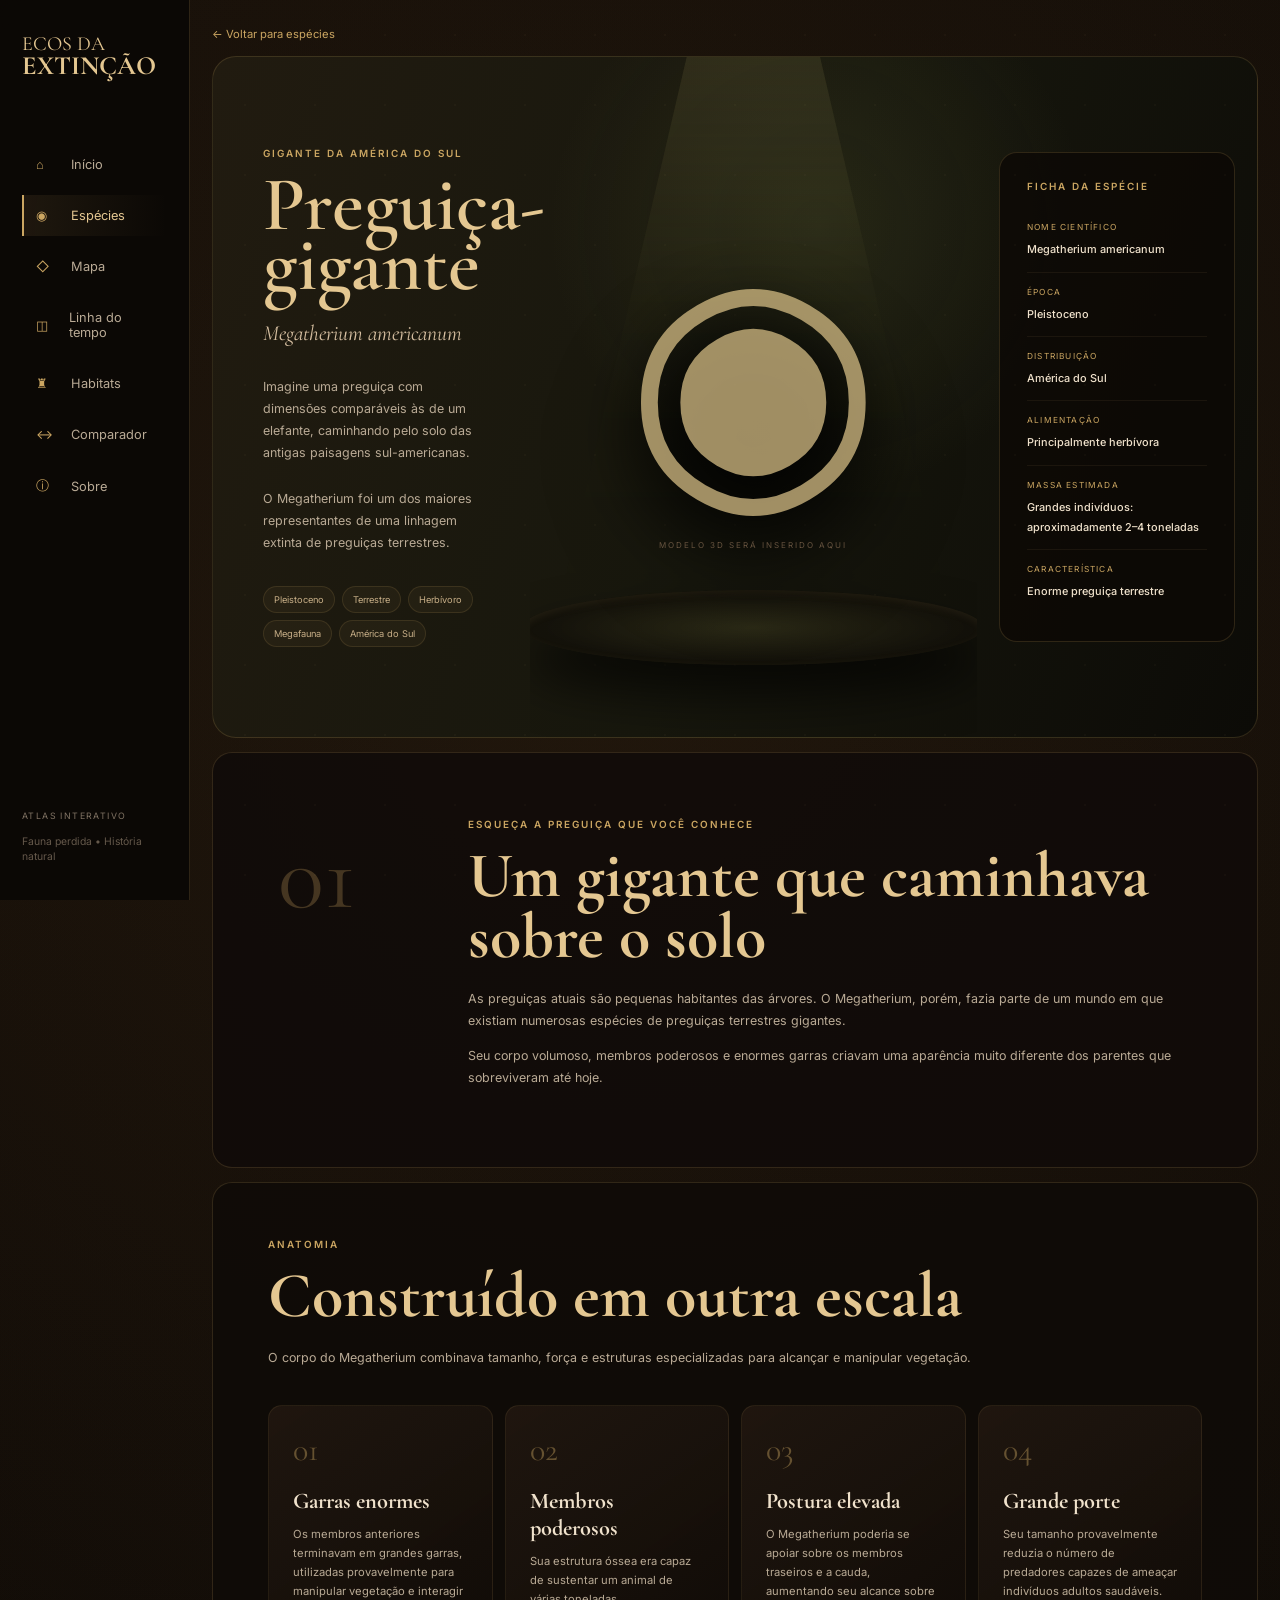
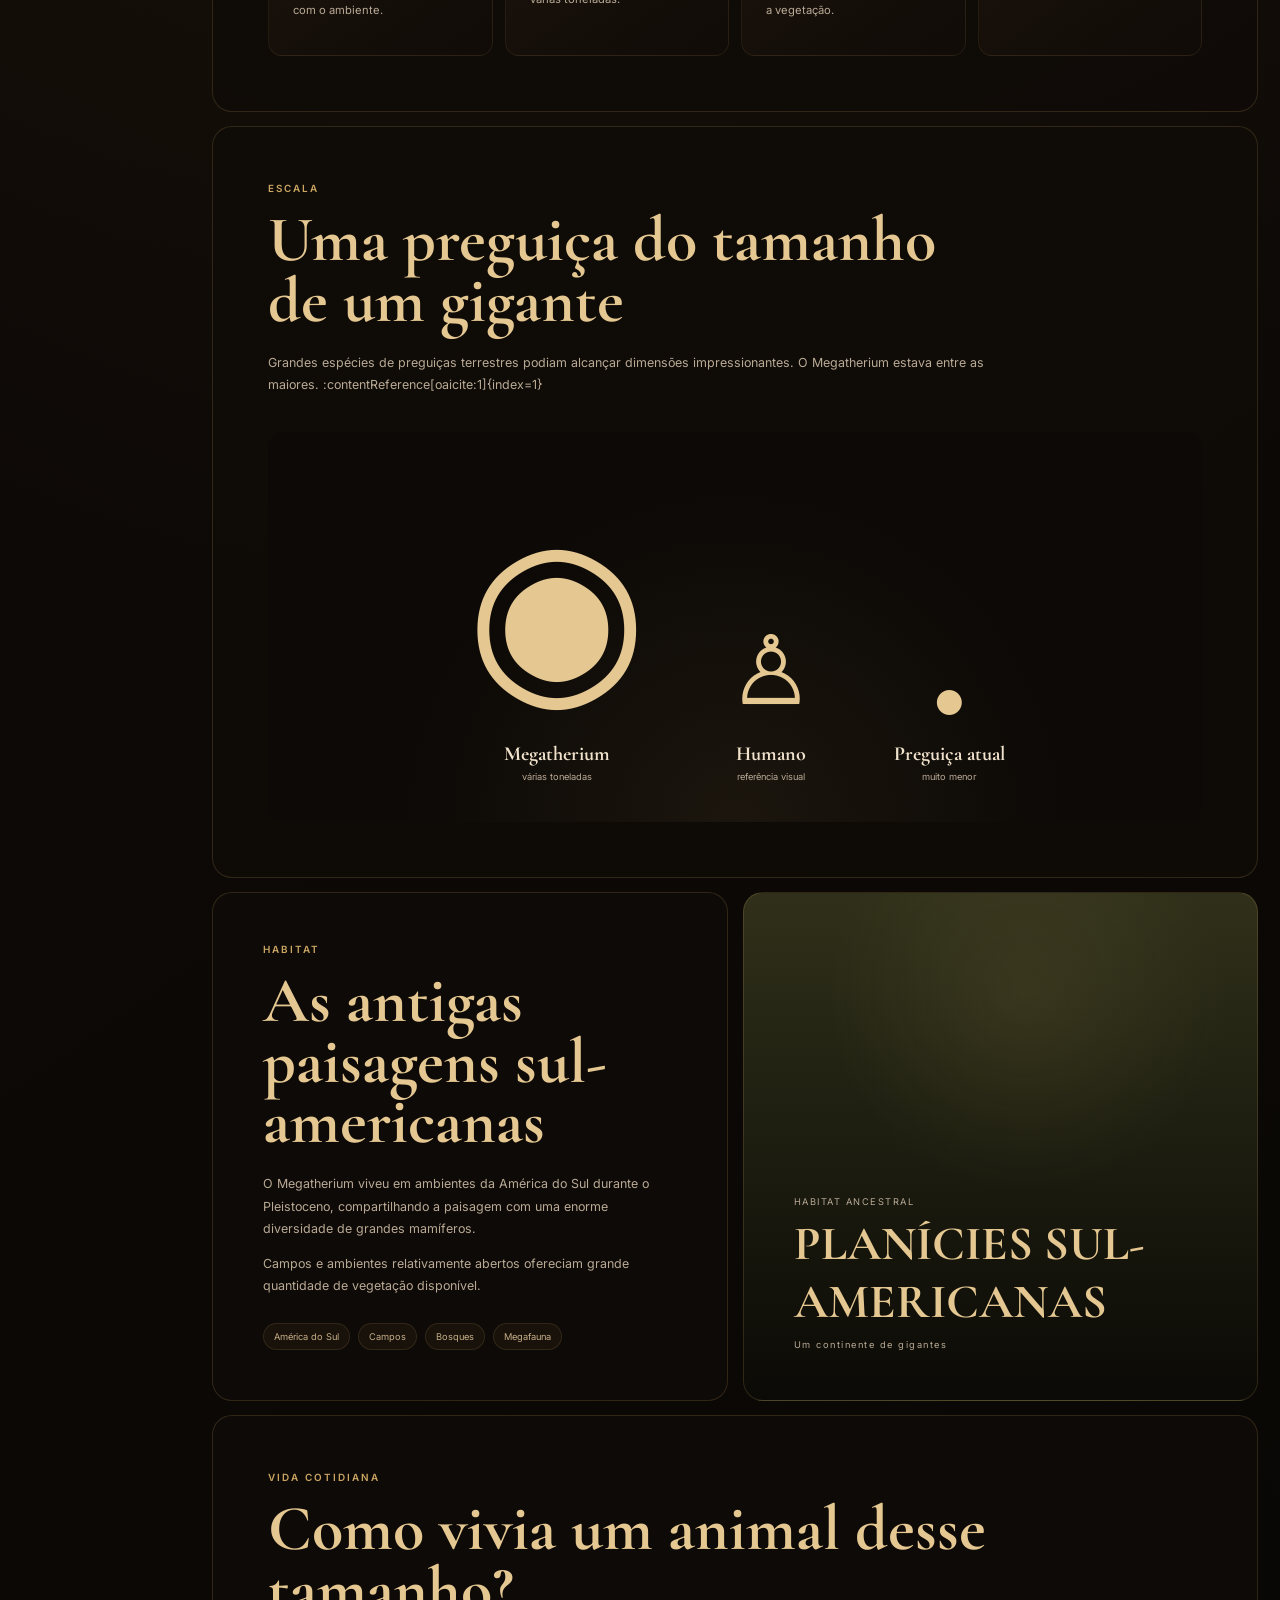
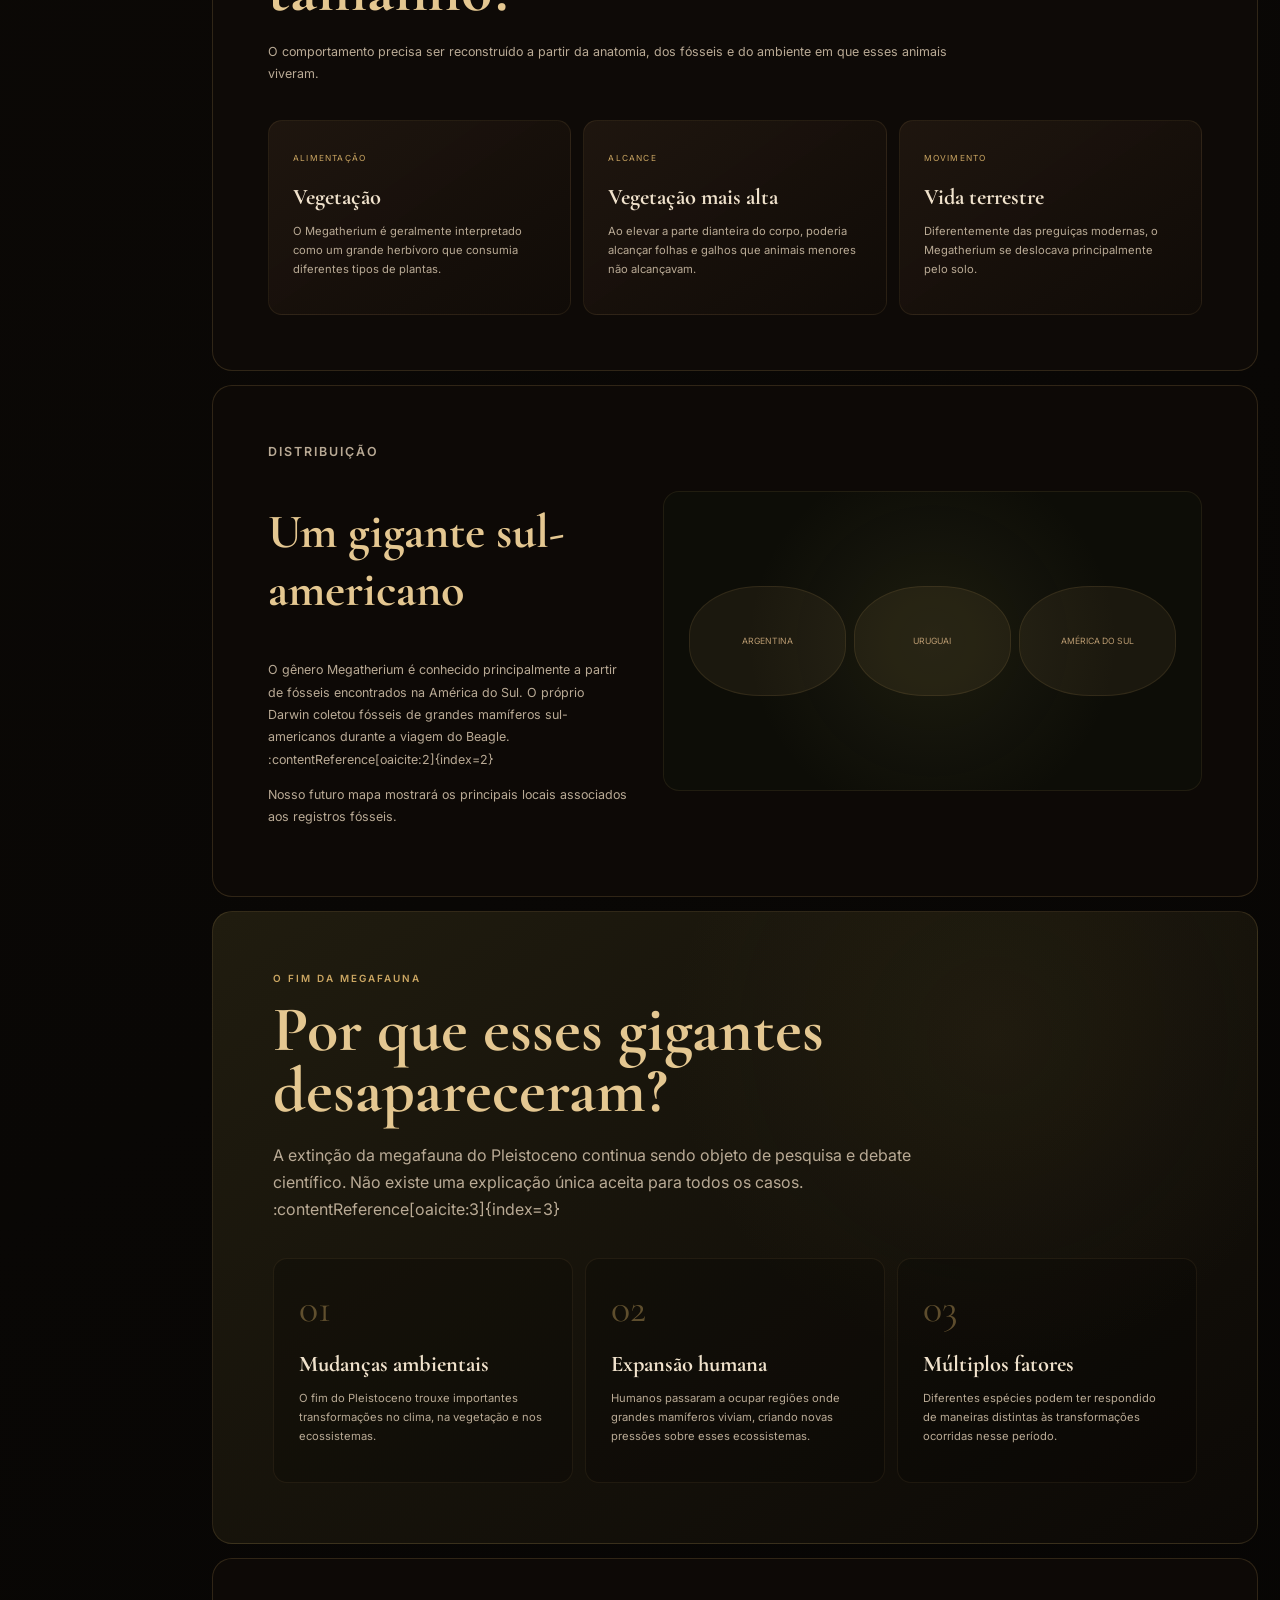
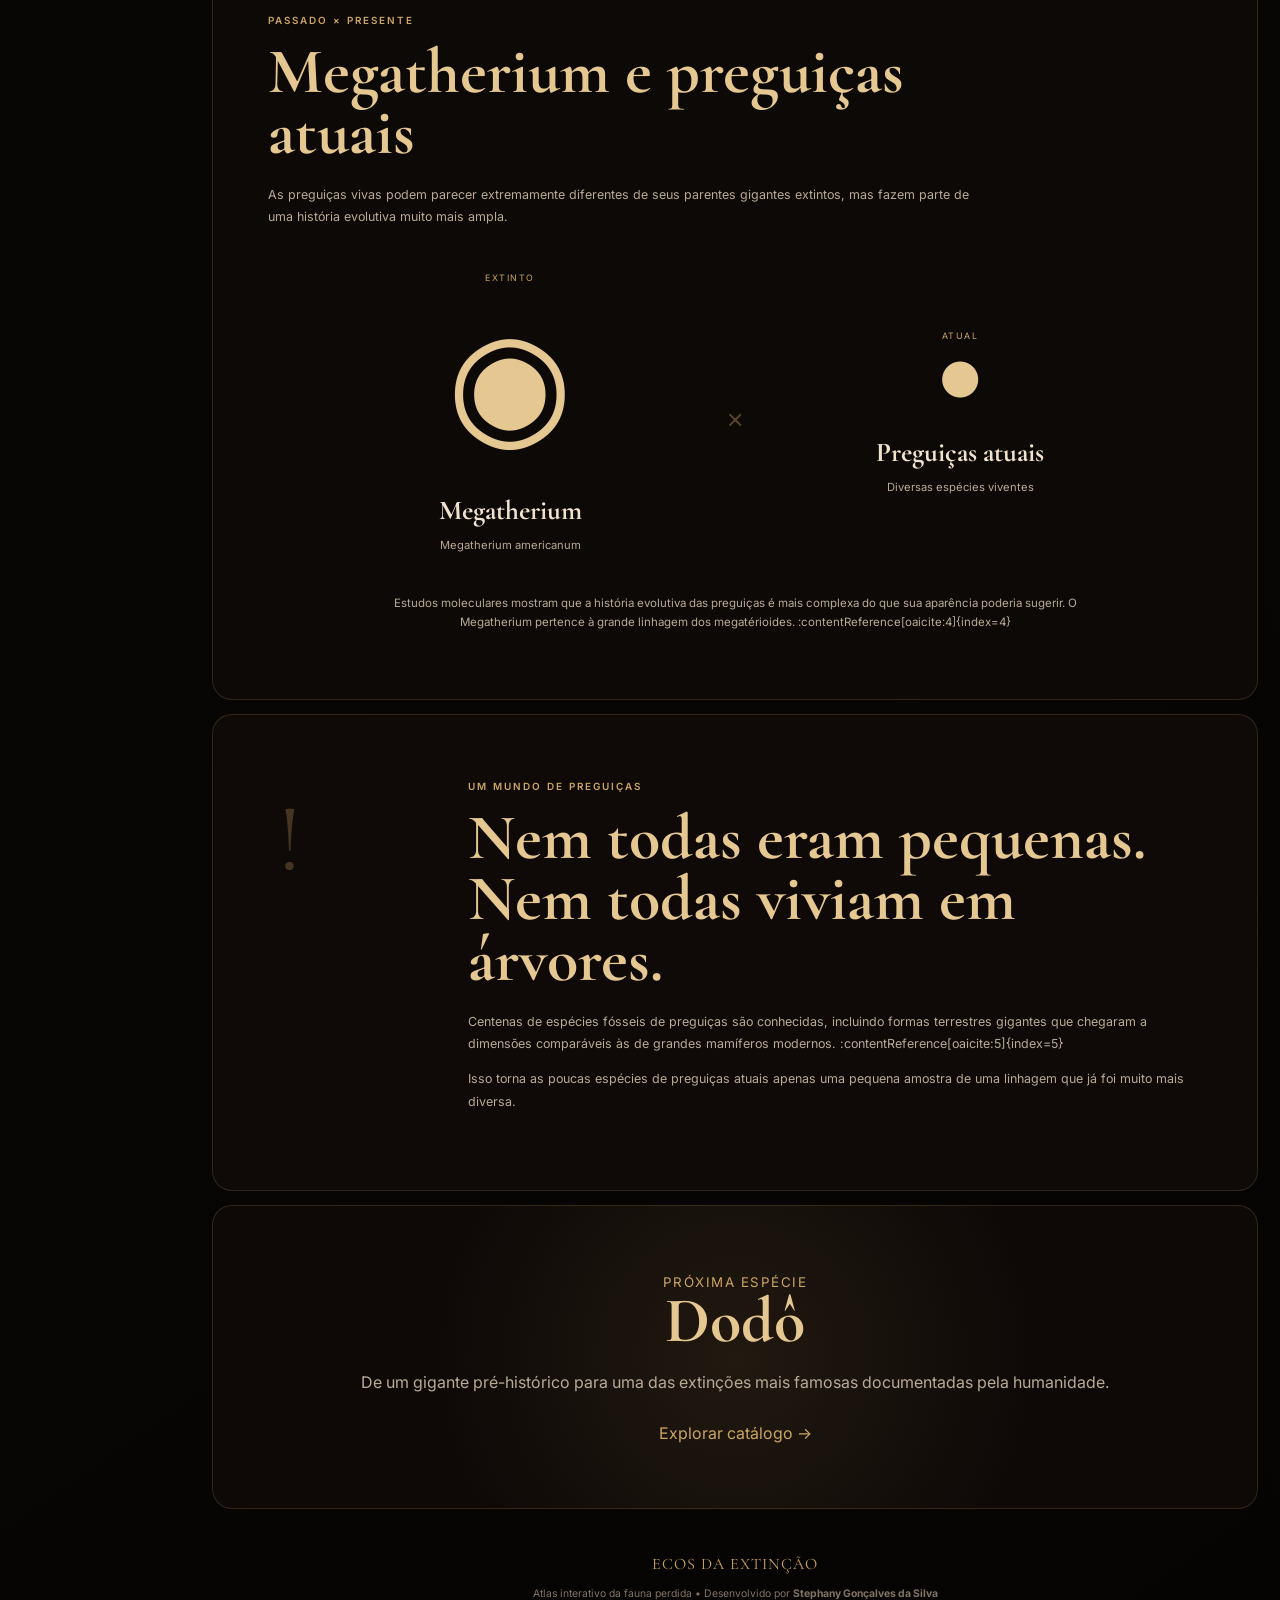
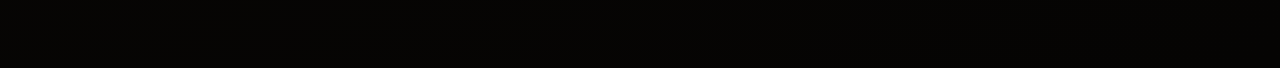
<file: pages/preguica-gigante.html>
<!DOCTYPE html>
<html lang="pt-BR">

<head>
    <meta charset="UTF-8">

    <meta
        name="viewport"
        content="width=device-width, initial-scale=1.0"
    >

    <title>
        Preguiça-gigante | Ecos da Extinção
    </title>

    <link
        rel="stylesheet"
        href="../css/style.css"
    >
</head>

<body>

    <div class="app-shell">

        <!-- SIDEBAR -->

        <aside class="sidebar">

            <div>

                <a
                    href="../index.html"
                    class="logo"
                >
                    <span>ECOS DA</span>
                    <strong>EXTINÇÃO</strong>
                </a>

                <nav class="sidebar-nav">

                    <a href="../index.html">
                        <span>⌂</span>
                        Início
                    </a>

                    <a
                        href="especies.html"
                        class="active"
                    >
                        <span>◉</span>
                        Espécies
                    </a>

                    <a href="mapa.html">
    <span>◇</span>
    Mapa
</a>

                    <a href="linha-do-tempo.html">
    <span>◫</span>
    Linha do tempo
</a>

                    <a href="habitats.html">
    <span>♜</span>
    Habitats
</a>

                    <a href="comparador.html">
    <span>↔</span>
    Comparador
</a>

                    <a href="sobre.html">
    <span>ⓘ</span>
    Sobre
</a>

                </nav>

            </div>

            <div class="sidebar-footer">

                <small>
                    ATLAS INTERATIVO
                </small>

                <p>
                    Fauna perdida • História natural
                </p>

            </div>

        </aside>


        <!-- MAIN -->

        <main class="main-content">

            <div class="species-back">

                <a href="especies.html">
                    ← Voltar para espécies
                </a>

            </div>


            <!-- HERO -->

            <section class="animal-profile-hero sloth-hero">

                <div class="animal-profile-text">

                    <p class="eyebrow">
                        GIGANTE DA AMÉRICA DO SUL
                    </p>

                    <h1>
                        Preguiça-
                        <br>
                        gigante
                    </h1>

                    <p class="animal-latin">
                        Megatherium americanum
                    </p>

                    <p class="animal-introduction">
                        Imagine uma preguiça com dimensões
                        comparáveis às de um elefante,
                        caminhando pelo solo das antigas
                        paisagens sul-americanas.
                    </p>

                    <p class="animal-introduction">
                        O Megatherium foi um dos maiores
                        representantes de uma linhagem
                        extinta de preguiças terrestres.
                    </p>

                    <div class="animal-quick-tags">

                        <span>Pleistoceno</span>
                        <span>Terrestre</span>
                        <span>Herbívoro</span>
                        <span>Megafauna</span>
                        <span>América do Sul</span>

                    </div>

                </div>


                <!-- MODELO FUTURO -->

                <div class="animal-profile-stage sloth-stage">

                    <div class="profile-light sloth-light"></div>

                    <div class="profile-model-placeholder">

                        <span class="temporary-animal-symbol">
                            ◉
                        </span>

                        <small>
                            MODELO 3D SERÁ INSERIDO AQUI
                        </small>

                    </div>

                    <div class="profile-platform sloth-platform"></div>

                </div>


                <!-- FICHA -->

                <aside class="animal-profile-facts">

                    <p class="panel-title">
                        FICHA DA ESPÉCIE
                    </p>

                    <div class="profile-fact">

                        <small>
                            NOME CIENTÍFICO
                        </small>

                        <strong>
                            Megatherium americanum
                        </strong>

                    </div>

                    <div class="profile-fact">

                        <small>
                            ÉPOCA
                        </small>

                        <strong>
                            Pleistoceno
                        </strong>

                    </div>

                    <div class="profile-fact">

                        <small>
                            DISTRIBUIÇÃO
                        </small>

                        <strong>
                            América do Sul
                        </strong>

                    </div>

                    <div class="profile-fact">

                        <small>
                            ALIMENTAÇÃO
                        </small>

                        <strong>
                            Principalmente herbívora
                        </strong>

                    </div>

                    <div class="profile-fact">

                        <small>
                            MASSA ESTIMADA
                        </small>

                        <strong>
                            Grandes indivíduos:
                            aproximadamente 2–4 toneladas
                        </strong>

                    </div>

                    <div class="profile-fact">

                        <small>
                            CARACTERÍSTICA
                        </small>

                        <strong>
                            Enorme preguiça terrestre
                        </strong>

                    </div>

                </aside>

            </section>


            <!-- INTRO -->

            <section class="animal-story">

                <div class="animal-story-number">
                    01
                </div>

                <div class="animal-story-content">

                    <p class="eyebrow">
                        ESQUEÇA A PREGUIÇA QUE VOCÊ CONHECE
                    </p>

                    <h2>
                        Um gigante que caminhava
                        sobre o solo
                    </h2>

                    <p>
                        As preguiças atuais são pequenas
                        habitantes das árvores. O Megatherium,
                        porém, fazia parte de um mundo em que
                        existiam numerosas espécies de
                        preguiças terrestres gigantes.
                    </p>

                    <p>
                        Seu corpo volumoso, membros poderosos
                        e enormes garras criavam uma aparência
                        muito diferente dos parentes que
                        sobreviveram até hoje.
                    </p>

                </div>

            </section>


            <!-- ANATOMIA -->

            <section class="animal-section">

                <div class="section-heading">

                    <p class="eyebrow">
                        ANATOMIA
                    </p>

                    <h2>
                        Construído em outra escala
                    </h2>

                    <p>
                        O corpo do Megatherium combinava
                        tamanho, força e estruturas
                        especializadas para alcançar
                        e manipular vegetação.
                    </p>

                </div>


                <div class="adaptation-grid">

                    <article>

                        <span class="adaptation-number">
                            01
                        </span>

                        <h3>
                            Garras enormes
                        </h3>

                        <p>
                            Os membros anteriores terminavam
                            em grandes garras, utilizadas
                            provavelmente para manipular
                            vegetação e interagir com
                            o ambiente.
                        </p>

                    </article>


                    <article>

                        <span class="adaptation-number">
                            02
                        </span>

                        <h3>
                            Membros poderosos
                        </h3>

                        <p>
                            Sua estrutura óssea era capaz
                            de sustentar um animal de
                            várias toneladas.
                        </p>

                    </article>


                    <article>

                        <span class="adaptation-number">
                            03
                        </span>

                        <h3>
                            Postura elevada
                        </h3>

                        <p>
                            O Megatherium poderia se apoiar
                            sobre os membros traseiros e a
                            cauda, aumentando seu alcance
                            sobre a vegetação.
                        </p>

                    </article>


                    <article>

                        <span class="adaptation-number">
                            04
                        </span>

                        <h3>
                            Grande porte
                        </h3>

                        <p>
                            Seu tamanho provavelmente
                            reduzia o número de predadores
                            capazes de ameaçar indivíduos
                            adultos saudáveis.
                        </p>

                    </article>

                </div>

            </section>


            <!-- ESCALA -->

            <section class="scale-section">

                <div class="section-heading">

                    <p class="eyebrow">
                        ESCALA
                    </p>

                    <h2>
                        Uma preguiça do tamanho
                        de um gigante
                    </h2>

                    <p>
                        Grandes espécies de preguiças
                        terrestres podiam alcançar
                        dimensões impressionantes.
                        O Megatherium estava entre
                        as maiores. :contentReference[oaicite:1]{index=1}
                    </p>

                </div>


                <div class="scale-comparison">

                    <div class="scale-item giant-sloth">

                        <div class="scale-shape">
                            ◉
                        </div>

                        <strong>
                            Megatherium
                        </strong>

                        <small>
                            várias toneladas
                        </small>

                    </div>


                    <div class="scale-item human-scale">

                        <div class="scale-shape">
                            ♙
                        </div>

                        <strong>
                            Humano
                        </strong>

                        <small>
                            referência visual
                        </small>

                    </div>


                    <div class="scale-item modern-sloth">

                        <div class="scale-shape">
                            ●
                        </div>

                        <strong>
                            Preguiça atual
                        </strong>

                        <small>
                            muito menor
                        </small>

                    </div>

                </div>

            </section>


            <!-- HABITAT -->

            <section class="animal-split-section">

                <div class="animal-environment">

                    <p class="eyebrow">
                        HABITAT
                    </p>

                    <h2>
                        As antigas paisagens
                        sul-americanas
                    </h2>

                    <p>
                        O Megatherium viveu em ambientes
                        da América do Sul durante o
                        Pleistoceno, compartilhando a
                        paisagem com uma enorme diversidade
                        de grandes mamíferos.
                    </p>

                    <p>
                        Campos e ambientes relativamente
                        abertos ofereciam grande quantidade
                        de vegetação disponível.
                    </p>

                    <div class="environment-tags">

                        <span>
                            América do Sul
                        </span>

                        <span>
                            Campos
                        </span>

                        <span>
                            Bosques
                        </span>

                        <span>
                            Megafauna
                        </span>

                    </div>

                </div>


                <div class="environment-visual sloth-environment">

                    <span>
                        HABITAT ANCESTRAL
                    </span>

                    <strong>
                        PLANÍCIES SUL-AMERICANAS
                    </strong>

                    <small>
                        Um continente de gigantes
                    </small>

                </div>

            </section>


            <!-- ALIMENTAÇÃO E ROTINA -->

            <section class="animal-section">

                <div class="section-heading">

                    <p class="eyebrow">
                        VIDA COTIDIANA
                    </p>

                    <h2>
                        Como vivia um animal
                        desse tamanho?
                    </h2>

                    <p>
                        O comportamento precisa ser
                        reconstruído a partir da anatomia,
                        dos fósseis e do ambiente em que
                        esses animais viveram.
                    </p>

                </div>


                <div class="routine-grid">

                    <article>

                        <small>
                            ALIMENTAÇÃO
                        </small>

                        <h3>
                            Vegetação
                        </h3>

                        <p>
                            O Megatherium é geralmente
                            interpretado como um grande
                            herbívoro que consumia
                            diferentes tipos de plantas.
                        </p>

                    </article>


                    <article>

                        <small>
                            ALCANCE
                        </small>

                        <h3>
                            Vegetação mais alta
                        </h3>

                        <p>
                            Ao elevar a parte dianteira
                            do corpo, poderia alcançar
                            folhas e galhos que animais
                            menores não alcançavam.
                        </p>

                    </article>


                    <article>

                        <small>
                            MOVIMENTO
                        </small>

                        <h3>
                            Vida terrestre
                        </h3>

                        <p>
                            Diferentemente das preguiças
                            modernas, o Megatherium
                            se deslocava principalmente
                            pelo solo.
                        </p>

                    </article>

                </div>

            </section>


            <!-- MAPA -->

            <section class="animal-map-section">

                <div>

                    <p class="eyebrow">
                        DISTRIBUIÇÃO
                    </p>

                    <h2>
                        Um gigante sul-americano
                    </h2>

                    <p>
                        O gênero Megatherium é conhecido
                        principalmente a partir de fósseis
                        encontrados na América do Sul.
                        O próprio Darwin coletou fósseis
                        de grandes mamíferos sul-americanos
                        durante a viagem do Beagle. :contentReference[oaicite:2]{index=2}
                    </p>

                    <p>
                        Nosso futuro mapa mostrará os
                        principais locais associados
                        aos registros fósseis.
                    </p>

                </div>


                <div class="profile-map-placeholder sloth-map">

                    <div>
                        <span>
                            ARGENTINA
                        </span>
                    </div>

                    <div>
                        <span>
                            URUGUAI
                        </span>
                    </div>

                    <div>
                        <span>
                            AMÉRICA DO SUL
                        </span>
                    </div>

                </div>

            </section>


            <!-- EXTINÇÃO -->

            <section class="extinction-section sloth-extinction">

                <p class="eyebrow">
                    O FIM DA MEGAFAUNA
                </p>

                <h2>
                    Por que esses gigantes
                    desapareceram?
                </h2>

                <p class="extinction-lead">
                    A extinção da megafauna do
                    Pleistoceno continua sendo objeto
                    de pesquisa e debate científico.
                    Não existe uma explicação única
                    aceita para todos os casos. :contentReference[oaicite:3]{index=3}
                </p>


                <div class="extinction-factors">

                    <article>

                        <span>
                            01
                        </span>

                        <h3>
                            Mudanças ambientais
                        </h3>

                        <p>
                            O fim do Pleistoceno trouxe
                            importantes transformações
                            no clima, na vegetação e
                            nos ecossistemas.
                        </p>

                    </article>


                    <article>

                        <span>
                            02
                        </span>

                        <h3>
                            Expansão humana
                        </h3>

                        <p>
                            Humanos passaram a ocupar
                            regiões onde grandes mamíferos
                            viviam, criando novas pressões
                            sobre esses ecossistemas.
                        </p>

                    </article>


                    <article>

                        <span>
                            03
                        </span>

                        <h3>
                            Múltiplos fatores
                        </h3>

                        <p>
                            Diferentes espécies podem ter
                            respondido de maneiras distintas
                            às transformações ocorridas
                            nesse período.
                        </p>

                    </article>

                </div>

            </section>


            <!-- COMPARAÇÃO -->

            <section class="animal-comparison">

                <div class="section-heading">

                    <p class="eyebrow">
                        PASSADO × PRESENTE
                    </p>

                    <h2>
                        Megatherium e preguiças atuais
                    </h2>

                    <p>
                        As preguiças vivas podem parecer
                        extremamente diferentes de seus
                        parentes gigantes extintos, mas
                        fazem parte de uma história
                        evolutiva muito mais ampla.
                    </p>

                </div>


                <div class="comparison-table">

                    <div class="comparison-column">

                        <p class="comparison-label">
                            EXTINTO
                        </p>

                        <div class="comparison-animal sloth-old">
                            ◉
                        </div>

                        <h3>
                            Megatherium
                        </h3>

                        <p>
                            Megatherium americanum
                        </p>

                    </div>


                    <div class="comparison-vs">
                        ×
                    </div>


                    <div class="comparison-column">

                        <p class="comparison-label">
                            ATUAL
                        </p>

                        <div class="comparison-animal sloth-modern">
                            ●
                        </div>

                        <h3>
                            Preguiças atuais
                        </h3>

                        <p>
                            Diversas espécies viventes
                        </p>

                    </div>

                </div>


                <div class="comparison-note">

                    <p>
                        Estudos moleculares mostram que a
                        história evolutiva das preguiças é
                        mais complexa do que sua aparência
                        poderia sugerir. O Megatherium
                        pertence à grande linhagem dos
                        megatérioides. :contentReference[oaicite:4]{index=4}
                    </p>

                </div>

            </section>


            <!-- CURIOSIDADE -->

            <section class="animal-story">

                <div class="animal-story-number">
                    !
                </div>

                <div class="animal-story-content">

                    <p class="eyebrow">
                        UM MUNDO DE PREGUIÇAS
                    </p>

                    <h2>
                        Nem todas eram pequenas.
                        Nem todas viviam em árvores.
                    </h2>

                    <p>
                        Centenas de espécies fósseis
                        de preguiças são conhecidas,
                        incluindo formas terrestres
                        gigantes que chegaram a dimensões
                        comparáveis às de grandes mamíferos
                        modernos. :contentReference[oaicite:5]{index=5}
                    </p>

                    <p>
                        Isso torna as poucas espécies
                        de preguiças atuais apenas uma
                        pequena amostra de uma linhagem
                        que já foi muito mais diversa.
                    </p>

                </div>

            </section>


            <!-- NEXT -->

            <section class="next-species">

                <small>
                    PRÓXIMA ESPÉCIE
                </small>

                <h2>
                    Dodô
                </h2>

                <p>
                    De um gigante pré-histórico para
                    uma das extinções mais famosas
                    documentadas pela humanidade.
                </p>

                <a href="especies.html">
                    Explorar catálogo →
                </a>

            </section>


            <footer>

                <p>
                    ECOS DA EXTINÇÃO
                </p>

                <small>
                    Atlas interativo da fauna perdida
                    • Desenvolvido por
                    <strong>
                        Stephany Gonçalves da Silva
                    </strong>
                </small>

            </footer>

        </main>

    </div>

</body>

</html>
</file>
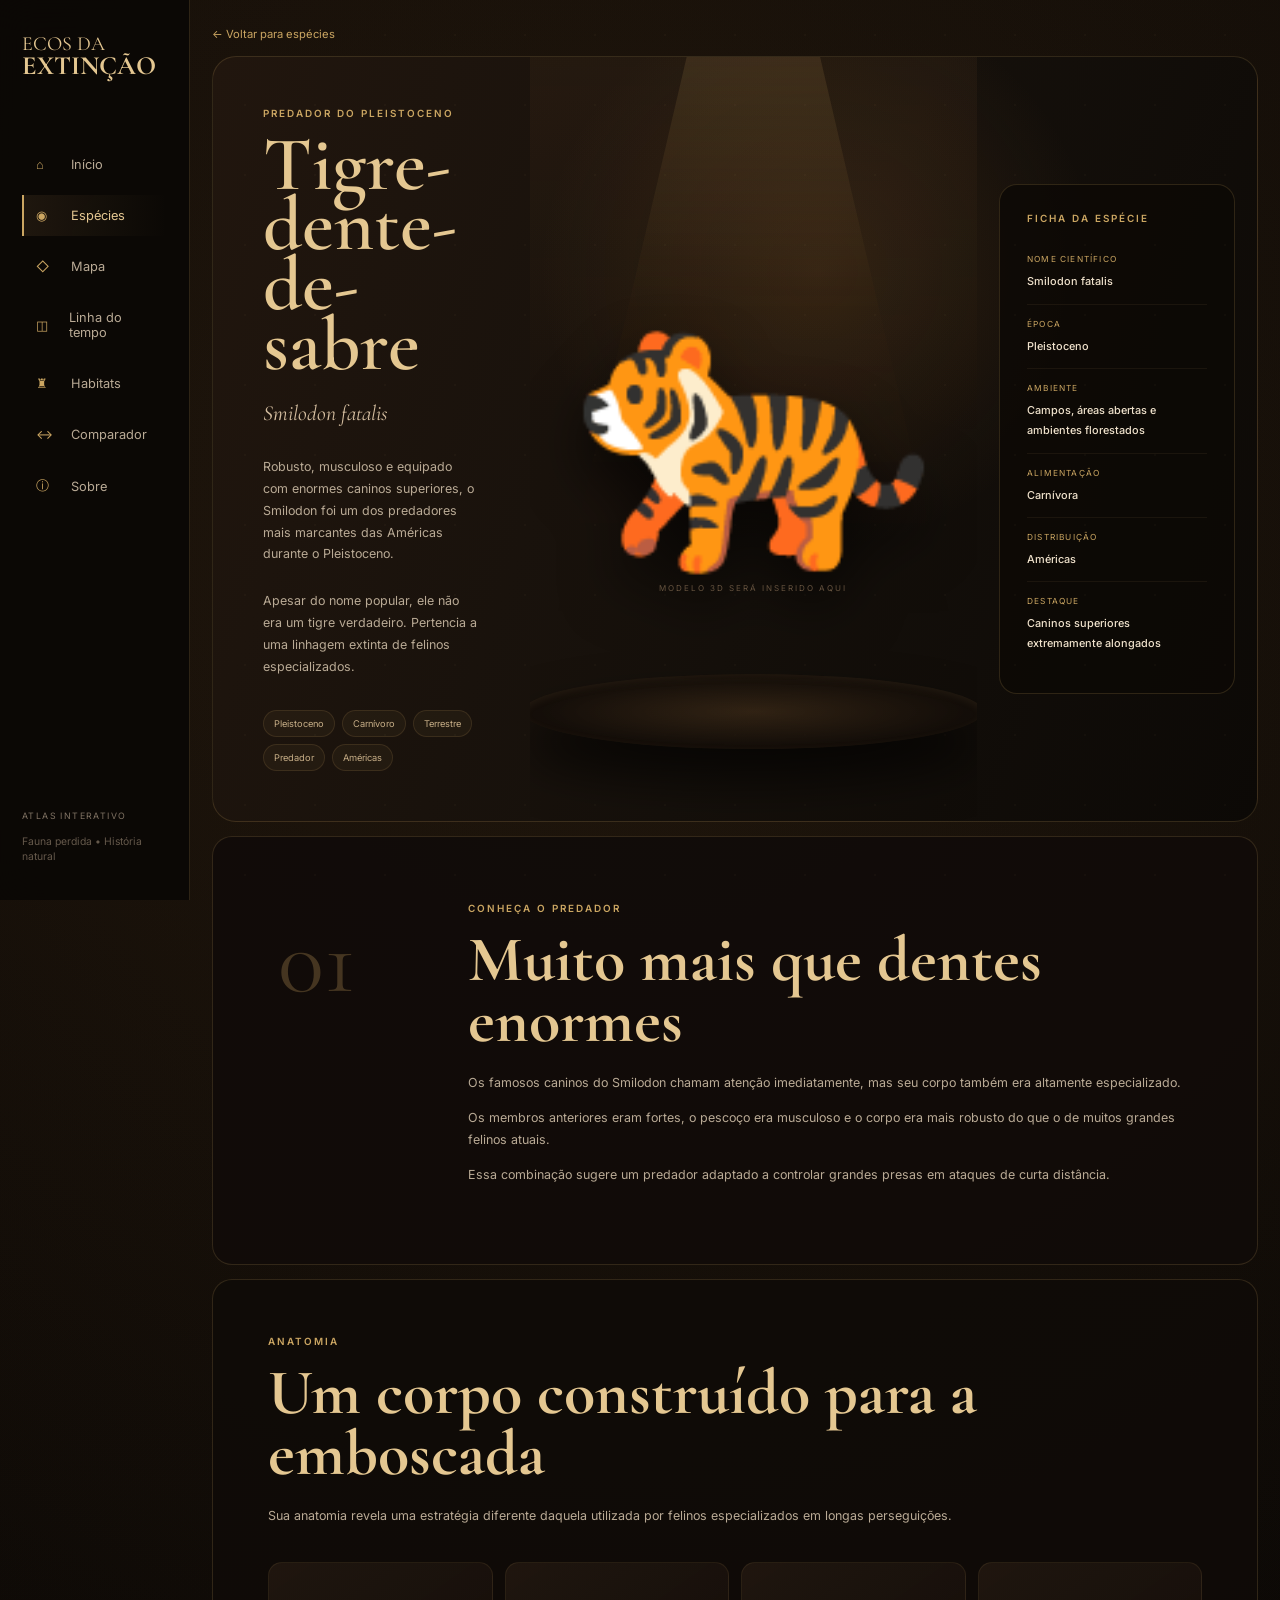
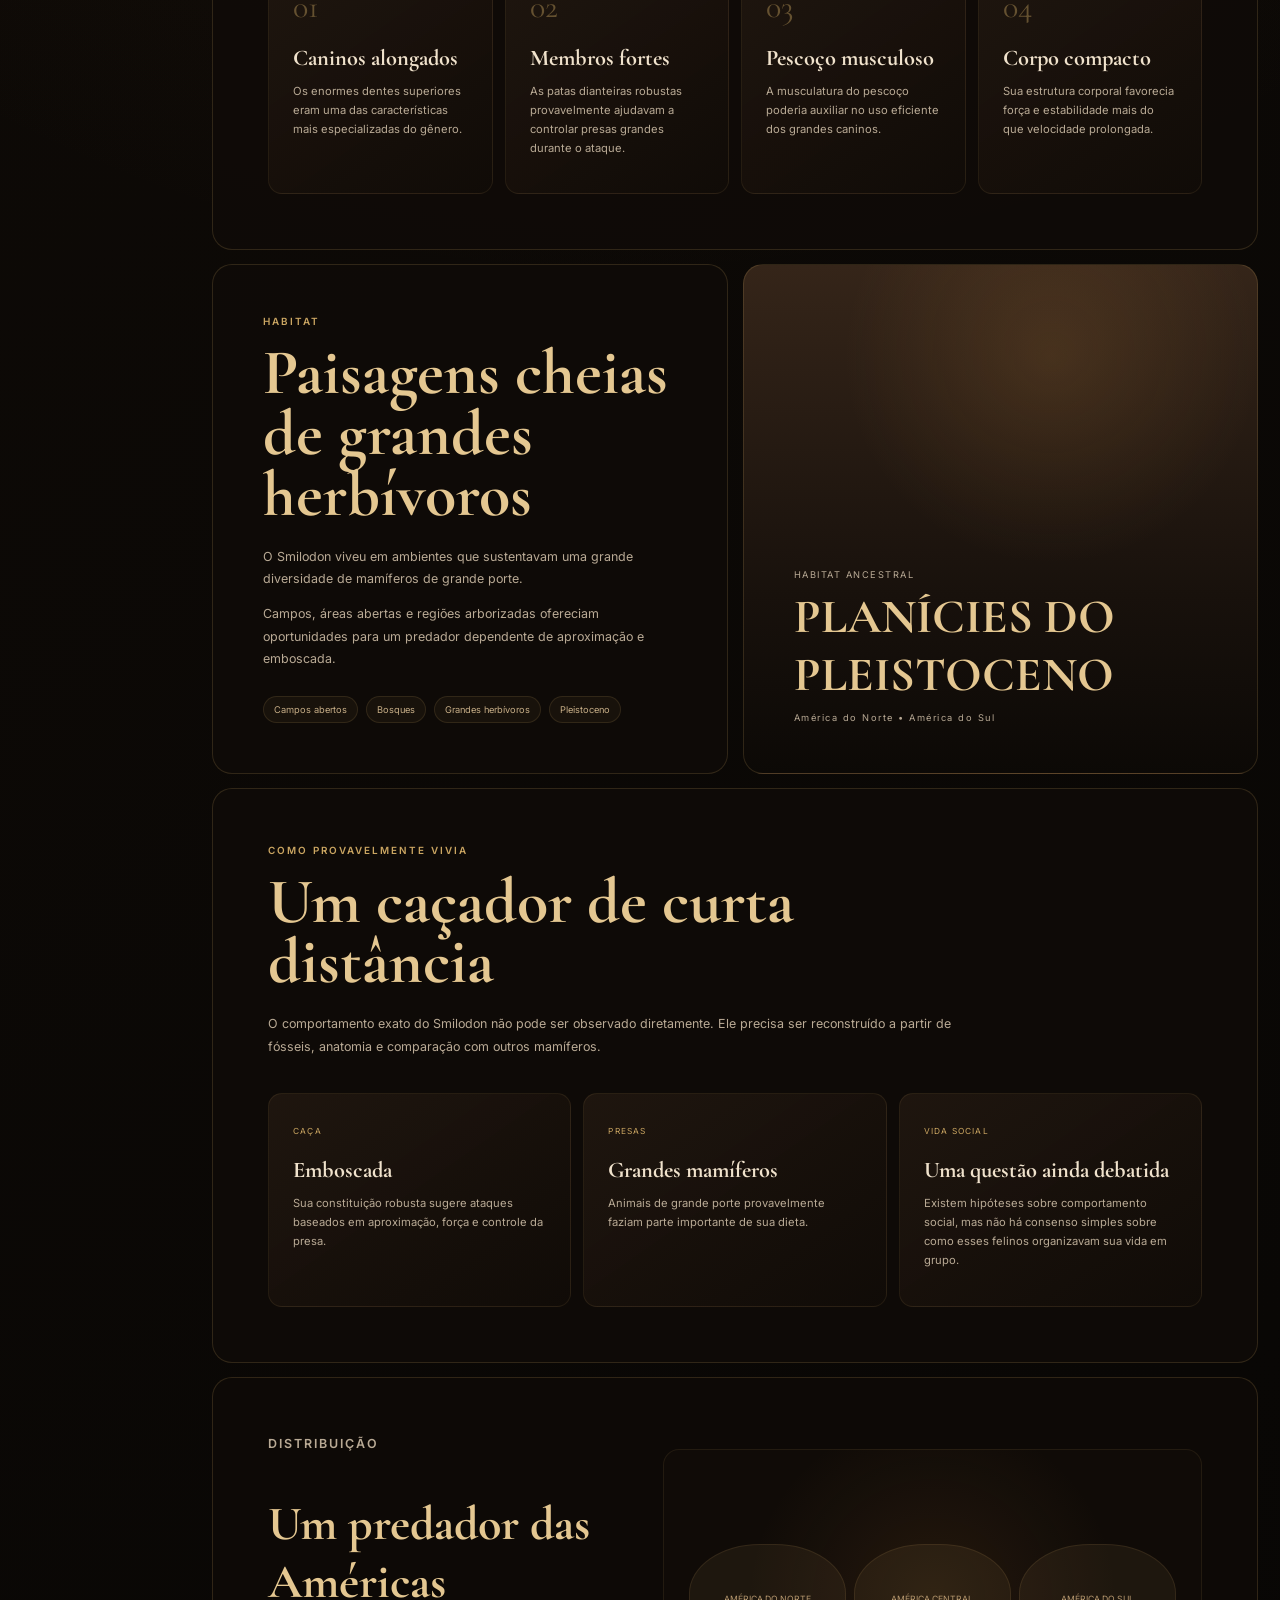
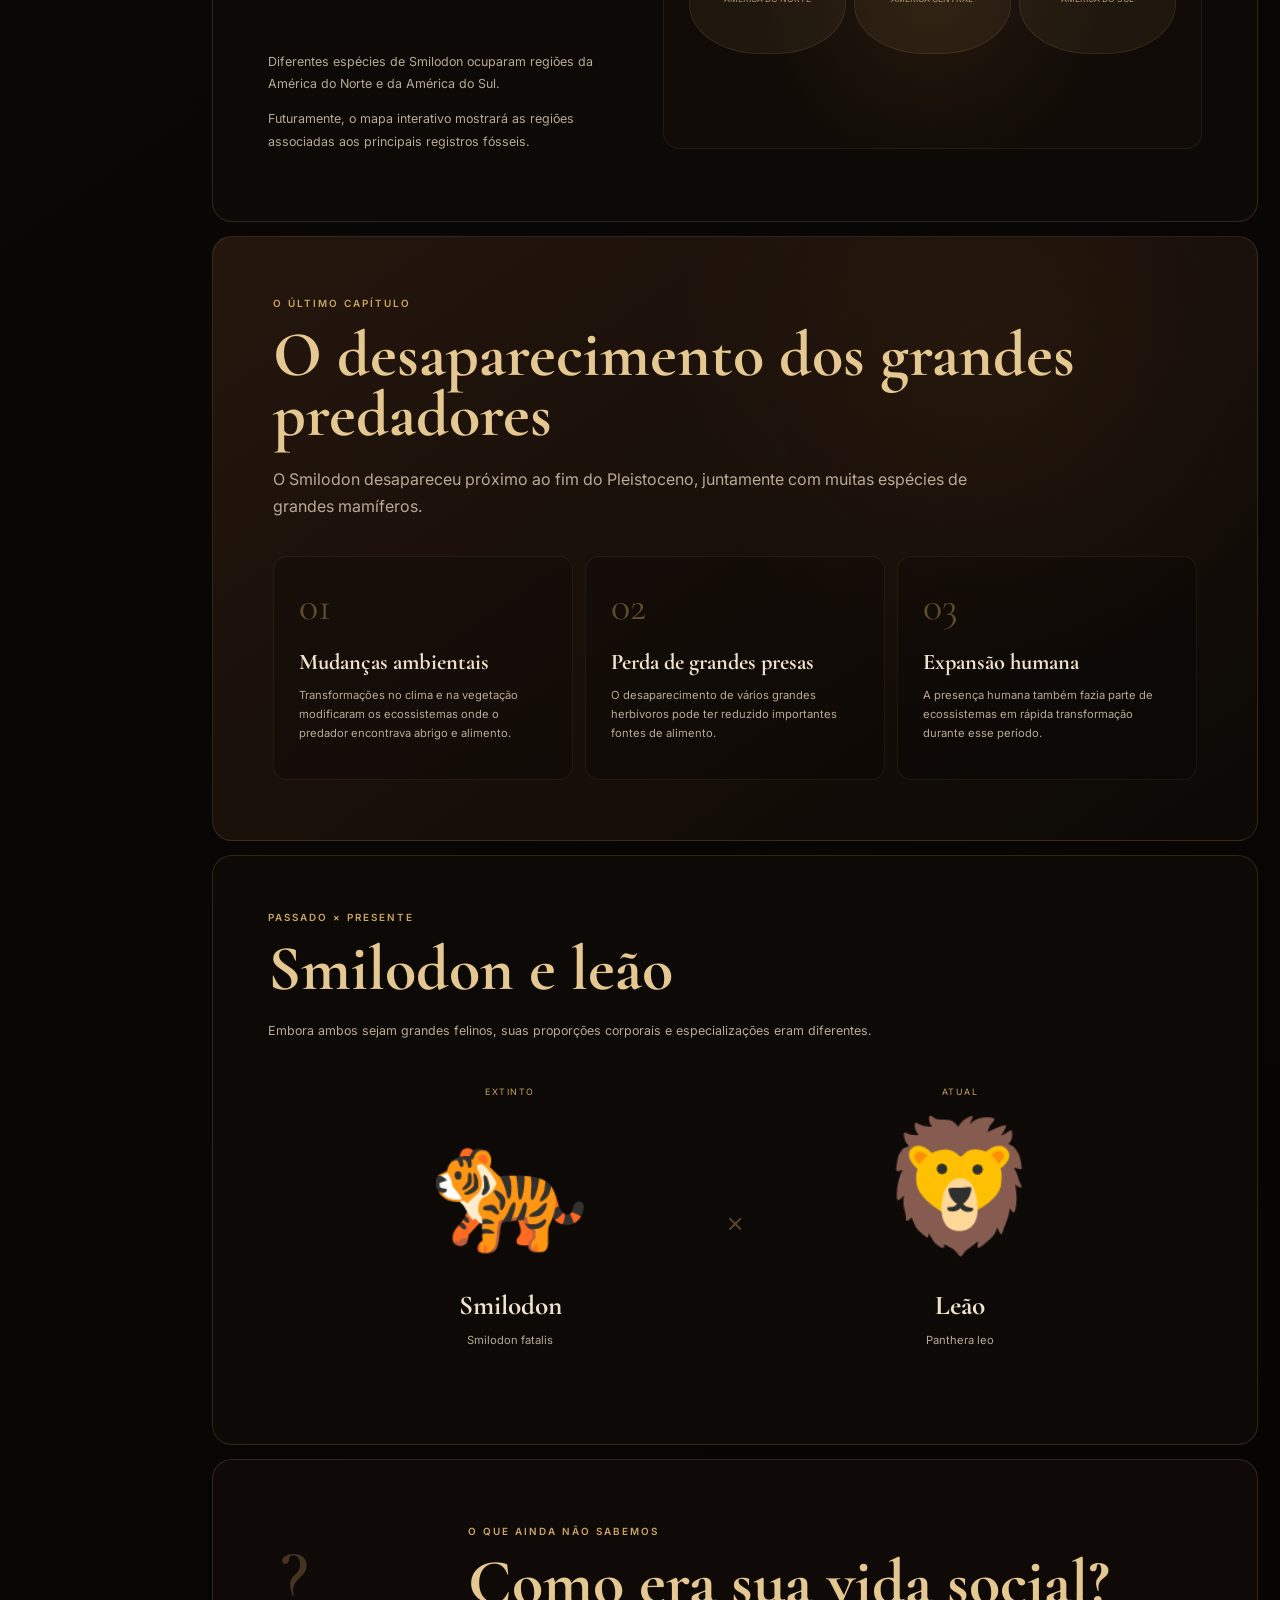
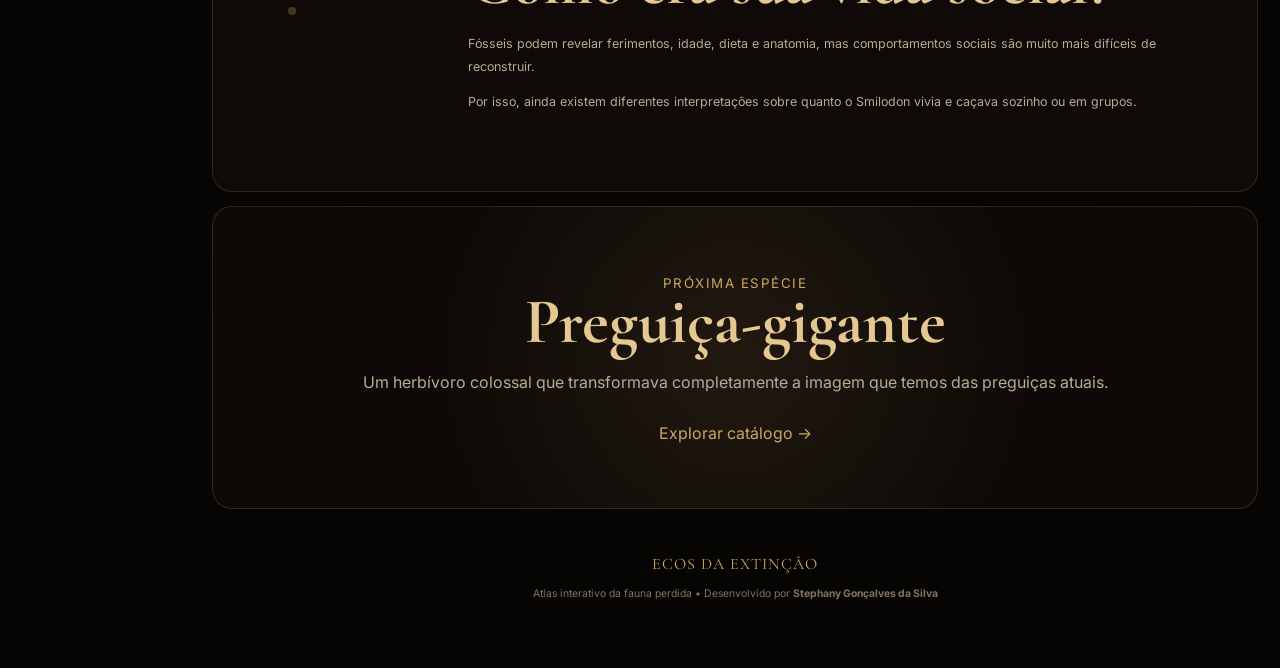
<file: pages/smilodon.html>
<!DOCTYPE html>
<html lang="pt-BR">

<head>
    <meta charset="UTF-8">

    <meta
        name="viewport"
        content="width=device-width, initial-scale=1.0"
    >

    <title>
        Tigre-dente-de-sabre | Ecos da Extinção
    </title>

    <link
        rel="stylesheet"
        href="../css/style.css"
    >
</head>

<body>

    <div class="app-shell">

        <!-- SIDEBAR -->

        <aside class="sidebar">

            <div>

                <a
                    href="../index.html"
                    class="logo"
                >
                    <span>ECOS DA</span>
                    <strong>EXTINÇÃO</strong>
                </a>

                <nav class="sidebar-nav">

                    <a href="../index.html">
                        <span>⌂</span>
                        Início
                    </a>

                    <a
                        href="especies.html"
                        class="active"
                    >
                        <span>◉</span>
                        Espécies
                    </a>

                    <a href="mapa.html">
    <span>◇</span>
    Mapa
</a>

                    <a href="linha-do-tempo.html">
    <span>◫</span>
    Linha do tempo
</a>

                    <a href="habitats.html">
    <span>♜</span>
    Habitats
</a>

                    <a href="comparador.html">
    <span>↔</span>
    Comparador
</a>

                    <a href="sobre.html">
    <span>ⓘ</span>
    Sobre
</a>

                </nav>

            </div>

            <div class="sidebar-footer">

                <small>
                    ATLAS INTERATIVO
                </small>

                <p>
                    Fauna perdida • História natural
                </p>

            </div>

        </aside>


        <!-- MAIN -->

        <main class="main-content">

            <!-- VOLTAR -->

            <div class="species-back">

                <a href="especies.html">
                    ← Voltar para espécies
                </a>

            </div>


            <!-- HERO -->

            <section class="animal-profile-hero smilodon-hero">

                <div class="animal-profile-text">

                    <p class="eyebrow">
                        PREDADOR DO PLEISTOCENO
                    </p>

                    <h1>
                        Tigre-dente-
                        <br>
                        de-sabre
                    </h1>

                    <p class="animal-latin">
                        Smilodon fatalis
                    </p>

                    <p class="animal-introduction">
                        Robusto, musculoso e equipado com
                        enormes caninos superiores, o
                        Smilodon foi um dos predadores
                        mais marcantes das Américas
                        durante o Pleistoceno.
                    </p>

                    <p class="animal-introduction">
                        Apesar do nome popular, ele não era
                        um tigre verdadeiro. Pertencia a
                        uma linhagem extinta de felinos
                        especializados.
                    </p>

                    <div class="animal-quick-tags">

                        <span>Pleistoceno</span>
                        <span>Carnívoro</span>
                        <span>Terrestre</span>
                        <span>Predador</span>
                        <span>Américas</span>

                    </div>

                </div>


                <!-- FUTURO MODELO 3D -->

                <div class="animal-profile-stage smilodon-stage">

                    <div class="profile-light smilodon-light"></div>

                    <div class="profile-model-placeholder">

                        <span>
                            🐅
                        </span>

                        <small>
                            MODELO 3D SERÁ INSERIDO AQUI
                        </small>

                    </div>

                    <div class="profile-platform smilodon-platform"></div>

                </div>


                <!-- FICHA -->

                <aside class="animal-profile-facts">

                    <p class="panel-title">
                        FICHA DA ESPÉCIE
                    </p>

                    <div class="profile-fact">

                        <small>
                            NOME CIENTÍFICO
                        </small>

                        <strong>
                            Smilodon fatalis
                        </strong>

                    </div>


                    <div class="profile-fact">

                        <small>
                            ÉPOCA
                        </small>

                        <strong>
                            Pleistoceno
                        </strong>

                    </div>


                    <div class="profile-fact">

                        <small>
                            AMBIENTE
                        </small>

                        <strong>
                            Campos, áreas abertas
                            e ambientes florestados
                        </strong>

                    </div>


                    <div class="profile-fact">

                        <small>
                            ALIMENTAÇÃO
                        </small>

                        <strong>
                            Carnívora
                        </strong>

                    </div>


                    <div class="profile-fact">

                        <small>
                            DISTRIBUIÇÃO
                        </small>

                        <strong>
                            Américas
                        </strong>

                    </div>


                    <div class="profile-fact">

                        <small>
                            DESTAQUE
                        </small>

                        <strong>
                            Caninos superiores
                            extremamente alongados
                        </strong>

                    </div>

                </aside>

            </section>


            <!-- INTRO -->

            <section class="animal-story">

                <div class="animal-story-number">
                    01
                </div>

                <div class="animal-story-content">

                    <p class="eyebrow">
                        CONHEÇA O PREDADOR
                    </p>

                    <h2>
                        Muito mais que dentes enormes
                    </h2>

                    <p>
                        Os famosos caninos do Smilodon
                        chamam atenção imediatamente,
                        mas seu corpo também era altamente
                        especializado.
                    </p>

                    <p>
                        Os membros anteriores eram fortes,
                        o pescoço era musculoso e o corpo
                        era mais robusto do que o de muitos
                        grandes felinos atuais.
                    </p>

                    <p>
                        Essa combinação sugere um predador
                        adaptado a controlar grandes presas
                        em ataques de curta distância.
                    </p>

                </div>

            </section>


            <!-- ADAPTAÇÕES -->

            <section class="animal-section">

                <div class="section-heading">

                    <p class="eyebrow">
                        ANATOMIA
                    </p>

                    <h2>
                        Um corpo construído
                        para a emboscada
                    </h2>

                    <p>
                        Sua anatomia revela uma estratégia
                        diferente daquela utilizada por
                        felinos especializados em longas
                        perseguições.
                    </p>

                </div>


                <div class="adaptation-grid">

                    <article>

                        <span class="adaptation-number">
                            01
                        </span>

                        <h3>
                            Caninos alongados
                        </h3>

                        <p>
                            Os enormes dentes superiores
                            eram uma das características
                            mais especializadas do gênero.
                        </p>

                    </article>


                    <article>

                        <span class="adaptation-number">
                            02
                        </span>

                        <h3>
                            Membros fortes
                        </h3>

                        <p>
                            As patas dianteiras robustas
                            provavelmente ajudavam a
                            controlar presas grandes
                            durante o ataque.
                        </p>

                    </article>


                    <article>

                        <span class="adaptation-number">
                            03
                        </span>

                        <h3>
                            Pescoço musculoso
                        </h3>

                        <p>
                            A musculatura do pescoço
                            poderia auxiliar no uso
                            eficiente dos grandes caninos.
                        </p>

                    </article>


                    <article>

                        <span class="adaptation-number">
                            04
                        </span>

                        <h3>
                            Corpo compacto
                        </h3>

                        <p>
                            Sua estrutura corporal favorecia
                            força e estabilidade mais do que
                            velocidade prolongada.
                        </p>

                    </article>

                </div>

            </section>


            <!-- HABITAT -->

            <section class="animal-split-section">

                <div class="animal-environment">

                    <p class="eyebrow">
                        HABITAT
                    </p>

                    <h2>
                        Paisagens cheias
                        de grandes herbívoros
                    </h2>

                    <p>
                        O Smilodon viveu em ambientes que
                        sustentavam uma grande diversidade
                        de mamíferos de grande porte.
                    </p>

                    <p>
                        Campos, áreas abertas e regiões
                        arborizadas ofereciam oportunidades
                        para um predador dependente de
                        aproximação e emboscada.
                    </p>

                    <div class="environment-tags">

                        <span>
                            Campos abertos
                        </span>

                        <span>
                            Bosques
                        </span>

                        <span>
                            Grandes herbívoros
                        </span>

                        <span>
                            Pleistoceno
                        </span>

                    </div>

                </div>


                <div class="environment-visual smilodon-environment">

                    <span>
                        HABITAT ANCESTRAL
                    </span>

                    <strong>
                        PLANÍCIES DO PLEISTOCENO
                    </strong>

                    <small>
                        América do Norte • América do Sul
                    </small>

                </div>

            </section>


            <!-- ROTINA -->

            <section class="animal-section">

                <div class="section-heading">

                    <p class="eyebrow">
                        COMO PROVAVELMENTE VIVIA
                    </p>

                    <h2>
                        Um caçador de curta distância
                    </h2>

                    <p>
                        O comportamento exato do Smilodon
                        não pode ser observado diretamente.
                        Ele precisa ser reconstruído a partir
                        de fósseis, anatomia e comparação
                        com outros mamíferos.
                    </p>

                </div>


                <div class="routine-grid">

                    <article>

                        <small>
                            CAÇA
                        </small>

                        <h3>
                            Emboscada
                        </h3>

                        <p>
                            Sua constituição robusta sugere
                            ataques baseados em aproximação,
                            força e controle da presa.
                        </p>

                    </article>


                    <article>

                        <small>
                            PRESAS
                        </small>

                        <h3>
                            Grandes mamíferos
                        </h3>

                        <p>
                            Animais de grande porte
                            provavelmente faziam parte
                            importante de sua dieta.
                        </p>

                    </article>


                    <article>

                        <small>
                            VIDA SOCIAL
                        </small>

                        <h3>
                            Uma questão ainda debatida
                        </h3>

                        <p>
                            Existem hipóteses sobre
                            comportamento social, mas não
                            há consenso simples sobre como
                            esses felinos organizavam
                            sua vida em grupo.
                        </p>

                    </article>

                </div>

            </section>


            <!-- MAPA -->

            <section class="animal-map-section">

                <div>

                    <p class="eyebrow">
                        DISTRIBUIÇÃO
                    </p>

                    <h2>
                        Um predador das Américas
                    </h2>

                    <p>
                        Diferentes espécies de Smilodon
                        ocuparam regiões da América do Norte
                        e da América do Sul.
                    </p>

                    <p>
                        Futuramente, o mapa interativo
                        mostrará as regiões associadas aos
                        principais registros fósseis.
                    </p>

                </div>


                <div class="profile-map-placeholder smilodon-map">

                    <div>
                        <span>
                            AMÉRICA DO NORTE
                        </span>
                    </div>

                    <div>
                        <span>
                            AMÉRICA CENTRAL
                        </span>
                    </div>

                    <div>
                        <span>
                            AMÉRICA DO SUL
                        </span>
                    </div>

                </div>

            </section>


            <!-- EXTINÇÃO -->

            <section class="extinction-section smilodon-extinction">

                <p class="eyebrow">
                    O ÚLTIMO CAPÍTULO
                </p>

                <h2>
                    O desaparecimento
                    dos grandes predadores
                </h2>

                <p class="extinction-lead">
                    O Smilodon desapareceu próximo ao fim
                    do Pleistoceno, juntamente com muitas
                    espécies de grandes mamíferos.
                </p>


                <div class="extinction-factors">

                    <article>

                        <span>
                            01
                        </span>

                        <h3>
                            Mudanças ambientais
                        </h3>

                        <p>
                            Transformações no clima e na
                            vegetação modificaram os
                            ecossistemas onde o predador
                            encontrava abrigo e alimento.
                        </p>

                    </article>


                    <article>

                        <span>
                            02
                        </span>

                        <h3>
                            Perda de grandes presas
                        </h3>

                        <p>
                            O desaparecimento de vários
                            grandes herbívoros pode ter
                            reduzido importantes fontes
                            de alimento.
                        </p>

                    </article>


                    <article>

                        <span>
                            03
                        </span>

                        <h3>
                            Expansão humana
                        </h3>

                        <p>
                            A presença humana também fazia
                            parte de ecossistemas em rápida
                            transformação durante esse
                            período.
                        </p>

                    </article>

                </div>

            </section>


            <!-- COMPARAÇÃO -->

            <section class="animal-comparison">

                <div class="section-heading">

                    <p class="eyebrow">
                        PASSADO × PRESENTE
                    </p>

                    <h2>
                        Smilodon e leão
                    </h2>

                    <p>
                        Embora ambos sejam grandes felinos,
                        suas proporções corporais e
                        especializações eram diferentes.
                    </p>

                </div>


                <div class="comparison-table">

                    <div class="comparison-column">

                        <p class="comparison-label">
                            EXTINTO
                        </p>

                        <div class="comparison-animal">
                            🐅
                        </div>

                        <h3>
                            Smilodon
                        </h3>

                        <p>
                            Smilodon fatalis
                        </p>

                    </div>


                    <div class="comparison-vs">
                        ×
                    </div>


                    <div class="comparison-column">

                        <p class="comparison-label">
                            ATUAL
                        </p>

                        <div class="comparison-animal">
                            🦁
                        </div>

                        <h3>
                            Leão
                        </h3>

                        <p>
                            Panthera leo
                        </p>

                    </div>

                </div>

            </section>


            <!-- MISTÉRIO -->

            <section class="animal-story">

                <div class="animal-story-number">
                    ?
                </div>

                <div class="animal-story-content">

                    <p class="eyebrow">
                        O QUE AINDA NÃO SABEMOS
                    </p>

                    <h2>
                        Como era sua vida social?
                    </h2>

                    <p>
                        Fósseis podem revelar ferimentos,
                        idade, dieta e anatomia, mas
                        comportamentos sociais são muito
                        mais difíceis de reconstruir.
                    </p>

                    <p>
                        Por isso, ainda existem diferentes
                        interpretações sobre quanto o
                        Smilodon vivia e caçava sozinho
                        ou em grupos.
                    </p>

                </div>

            </section>


            <!-- PRÓXIMA ESPÉCIE -->

            <section class="next-species">

                <small>
                    PRÓXIMA ESPÉCIE
                </small>

                <h2>
                    Preguiça-gigante
                </h2>

                <p>
                    Um herbívoro colossal que transformava
                    completamente a imagem que temos das
                    preguiças atuais.
                </p>

                <a href="especies.html">
                    Explorar catálogo →
                </a>

            </section>


            <footer>

                <p>
                    ECOS DA EXTINÇÃO
                </p>

                <small>
                    Atlas interativo da fauna perdida
                    • Desenvolvido por
                    <strong>
                        Stephany Gonçalves da Silva
                    </strong>
                </small>

            </footer>

        </main>

    </div>

</body>

</html>
</file>
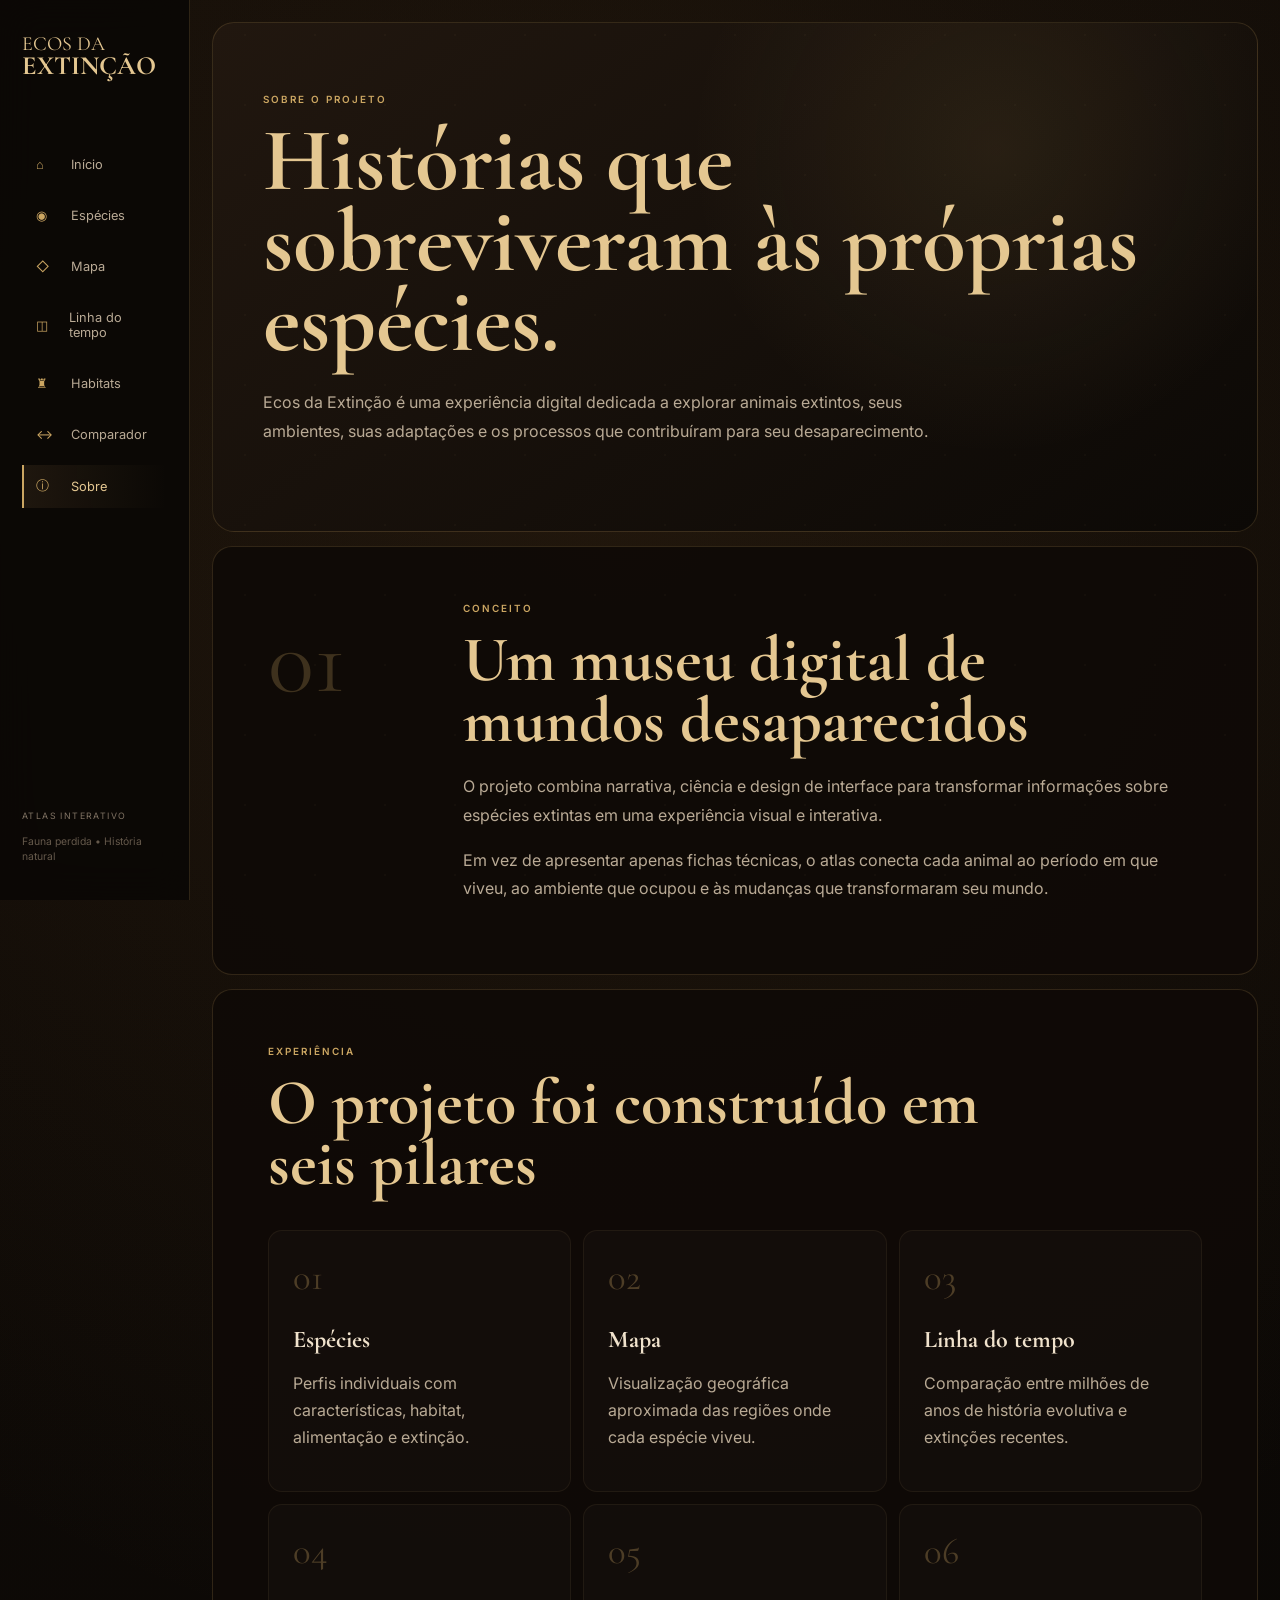
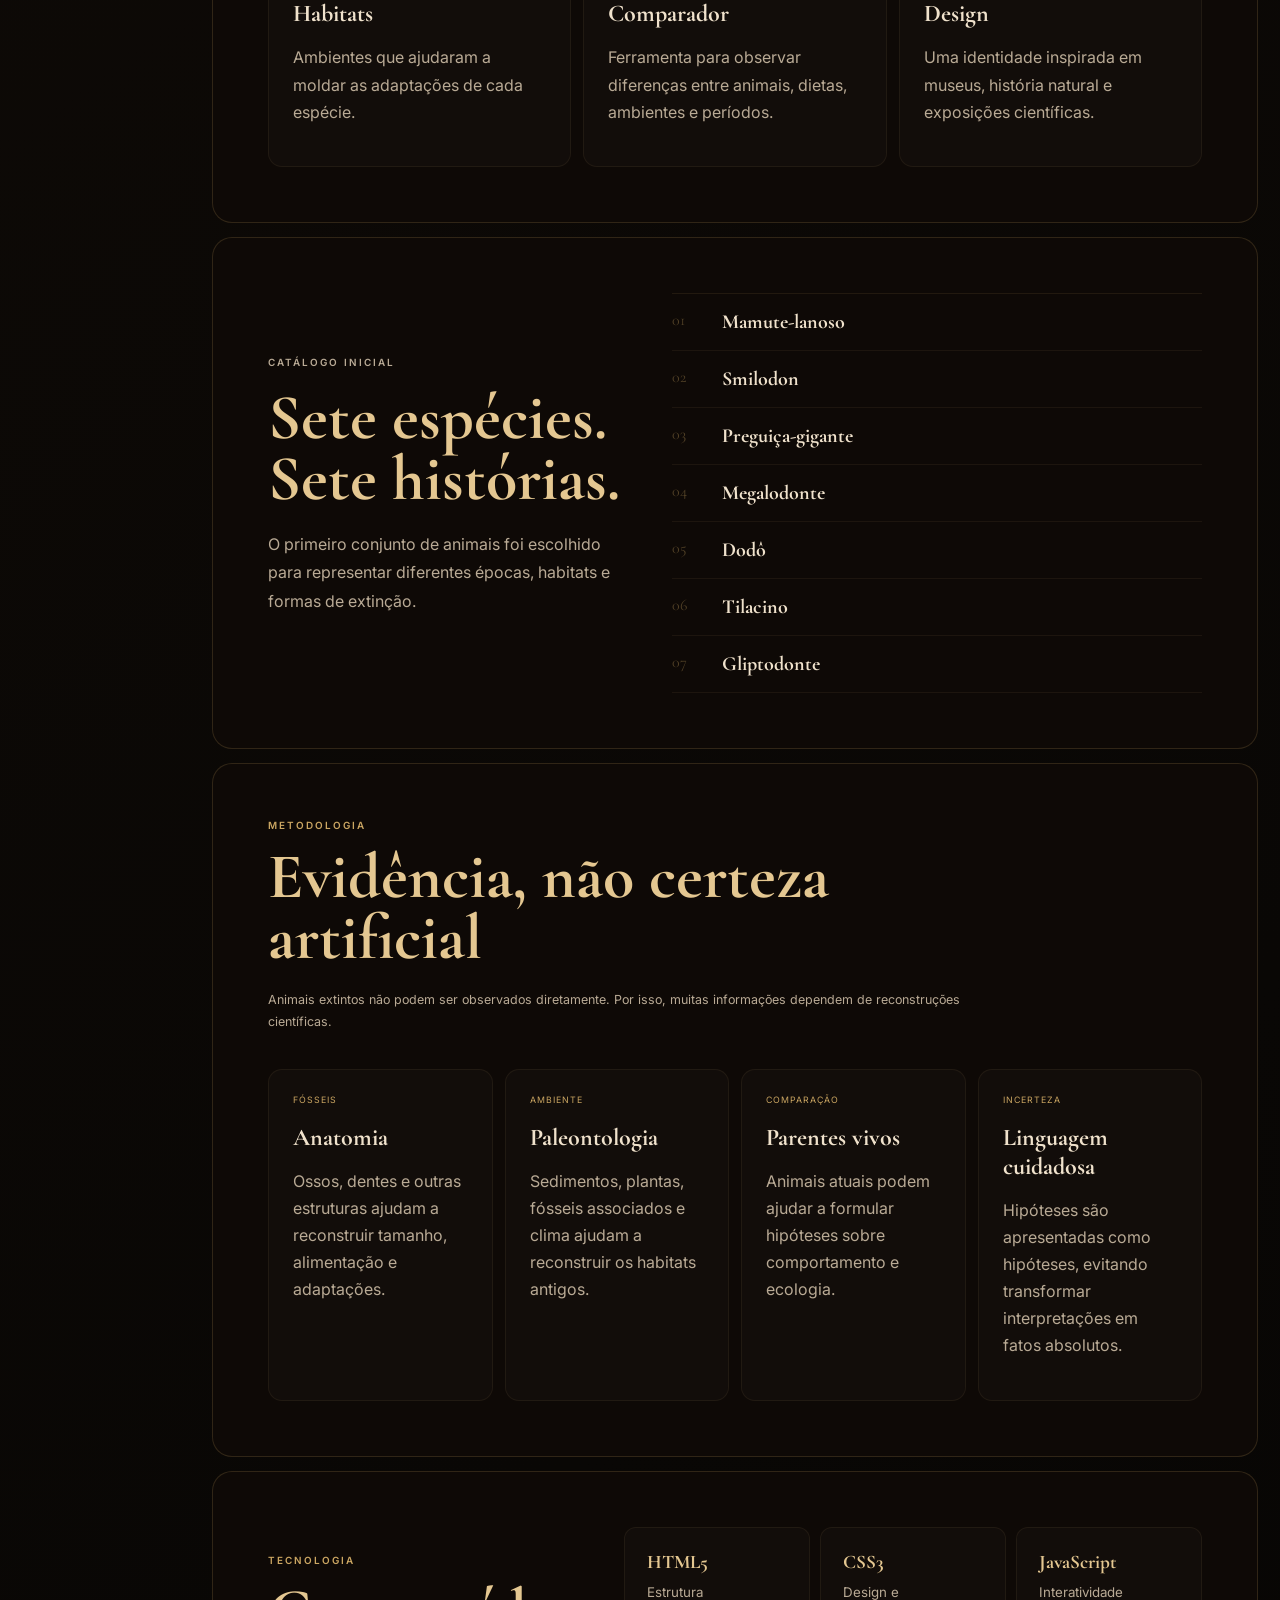
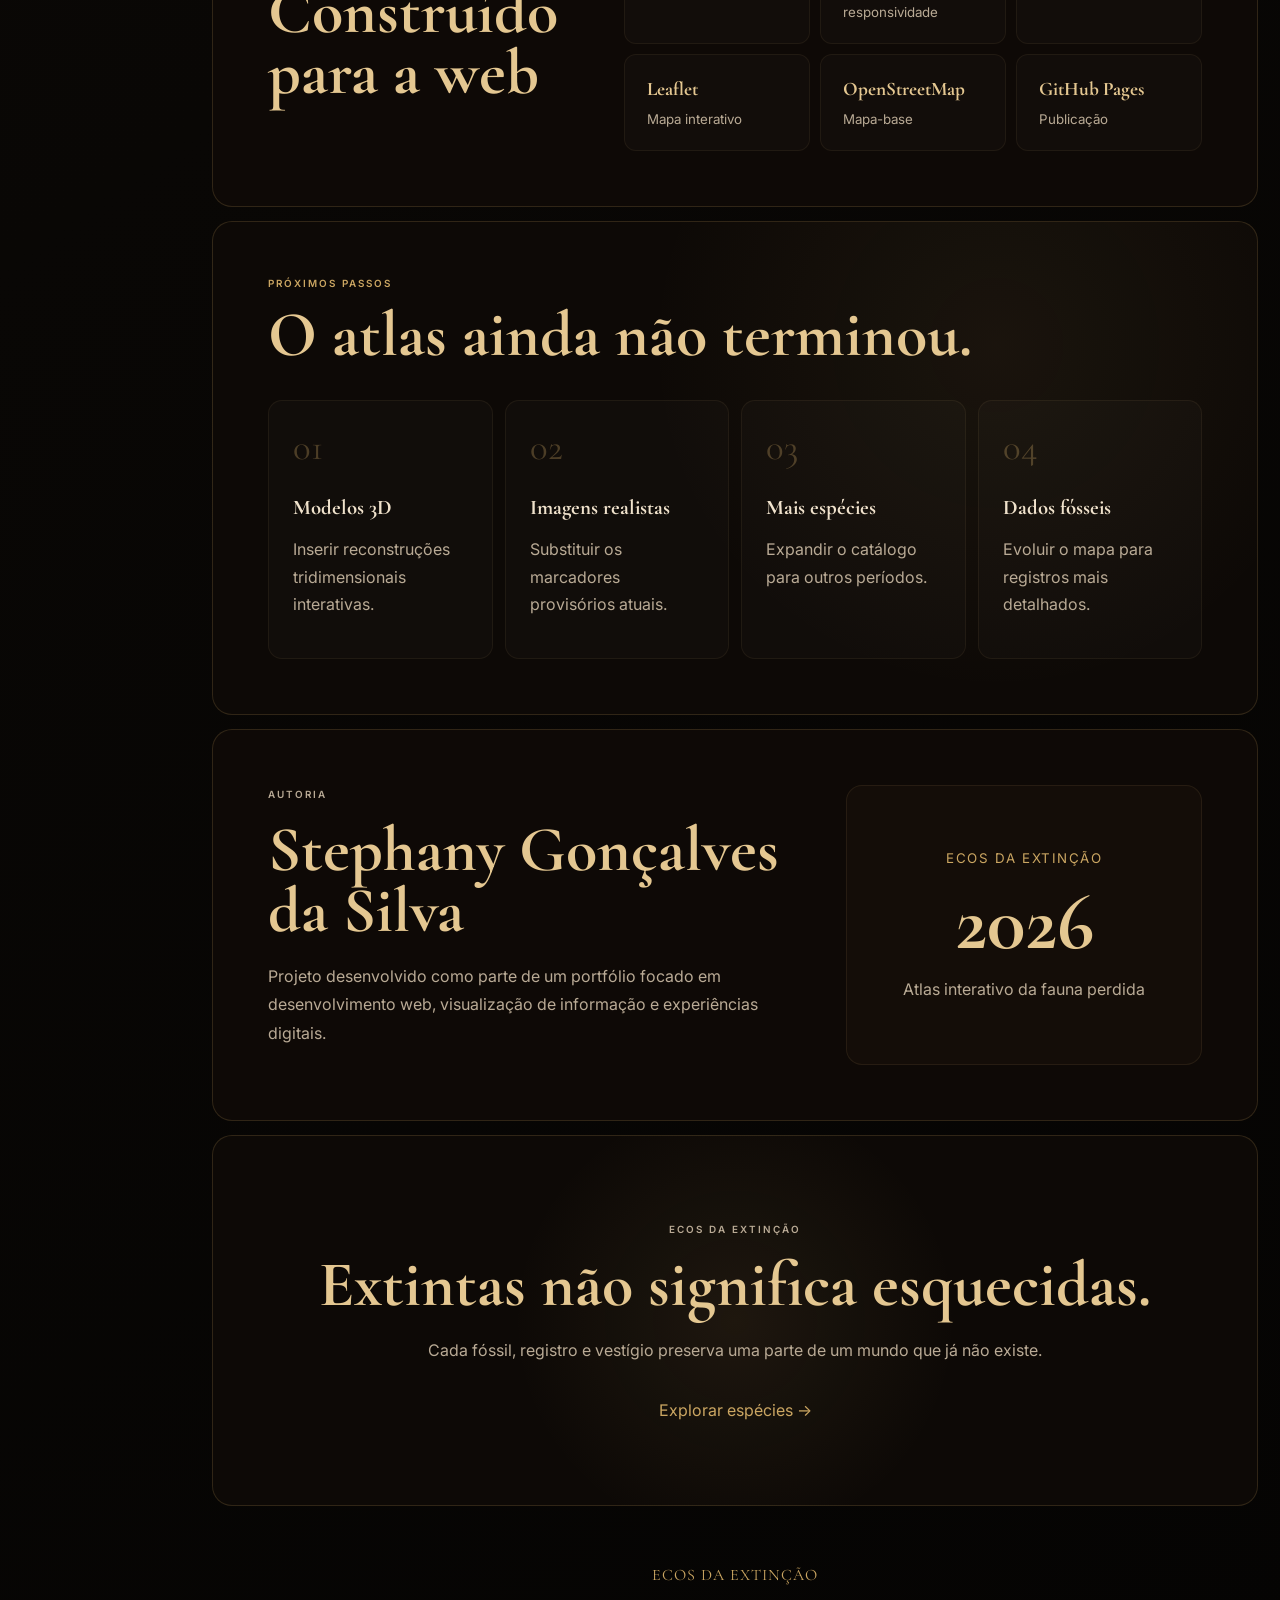
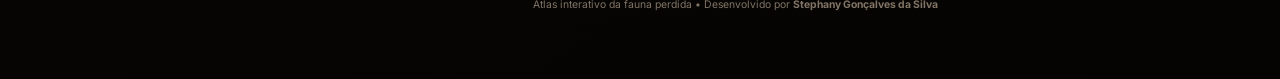
<file: pages/sobre.html>
<!DOCTYPE html>
<html lang="pt-BR">

<head>
    <meta charset="UTF-8">

    <meta
        name="viewport"
        content="width=device-width, initial-scale=1.0"
    >

    <title>
        Sobre | Ecos da Extinção
    </title>

    <link
        rel="stylesheet"
        href="../css/style.css"
    >
</head>

<body>

    <div class="app-shell">

        <!-- SIDEBAR -->

        <aside class="sidebar">

            <div>

                <a
                    href="../index.html"
                    class="logo"
                >
                    <span>ECOS DA</span>
                    <strong>EXTINÇÃO</strong>
                </a>

                <nav class="sidebar-nav">

                    <a href="../index.html">
                        <span>⌂</span>
                        Início
                    </a>

                    <a href="especies.html">
                        <span>◉</span>
                        Espécies
                    </a>

                    <a href="mapa.html">
                        <span>◇</span>
                        Mapa
                    </a>

                    <a href="linha-do-tempo.html">
                        <span>◫</span>
                        Linha do tempo
                    </a>

                    <a href="habitats.html">
                        <span>♜</span>
                        Habitats
                    </a>

                    <a href="comparador.html">
                        <span>↔</span>
                        Comparador
                    </a>

                    <a
                        href="sobre.html"
                        class="active"
                    >
                        <span>ⓘ</span>
                        Sobre
                    </a>

                </nav>

            </div>


            <div class="sidebar-footer">

                <small>
                    ATLAS INTERATIVO
                </small>

                <p>
                    Fauna perdida • História natural
                </p>

            </div>

        </aside>


        <!-- MAIN -->

        <main class="main-content">

            <!-- HERO -->

            <section class="about-hero">

                <p class="eyebrow">
                    SOBRE O PROJETO
                </p>

                <h1>
                    Histórias que sobreviveram
                    às próprias espécies.
                </h1>

                <p>
                    Ecos da Extinção é uma experiência
                    digital dedicada a explorar animais
                    extintos, seus ambientes, suas
                    adaptações e os processos que
                    contribuíram para seu desaparecimento.
                </p>

            </section>


            <!-- CONCEPT -->

            <section class="about-intro">

                <div class="about-intro-number">
                    01
                </div>

                <div>

                    <p class="eyebrow">
                        CONCEITO
                    </p>

                    <h2>
                        Um museu digital
                        de mundos desaparecidos
                    </h2>

                    <p>
                        O projeto combina narrativa,
                        ciência e design de interface
                        para transformar informações
                        sobre espécies extintas em
                        uma experiência visual e interativa.
                    </p>

                    <p>
                        Em vez de apresentar apenas
                        fichas técnicas, o atlas conecta
                        cada animal ao período em que viveu,
                        ao ambiente que ocupou e às
                        mudanças que transformaram
                        seu mundo.
                    </p>

                </div>

            </section>


            <!-- PROJECT PILLARS -->

            <section class="about-section">

                <div class="section-heading">

                    <p class="eyebrow">
                        EXPERIÊNCIA
                    </p>

                    <h2>
                        O projeto foi construído
                        em seis pilares
                    </h2>

                </div>


                <div class="about-pillars">

                    <article>

                        <span>01</span>

                        <h3>
                            Espécies
                        </h3>

                        <p>
                            Perfis individuais com
                            características, habitat,
                            alimentação e extinção.
                        </p>

                    </article>


                    <article>

                        <span>02</span>

                        <h3>
                            Mapa
                        </h3>

                        <p>
                            Visualização geográfica
                            aproximada das regiões onde
                            cada espécie viveu.
                        </p>

                    </article>


                    <article>

                        <span>03</span>

                        <h3>
                            Linha do tempo
                        </h3>

                        <p>
                            Comparação entre milhões
                            de anos de história evolutiva
                            e extinções recentes.
                        </p>

                    </article>


                    <article>

                        <span>04</span>

                        <h3>
                            Habitats
                        </h3>

                        <p>
                            Ambientes que ajudaram
                            a moldar as adaptações
                            de cada espécie.
                        </p>

                    </article>


                    <article>

                        <span>05</span>

                        <h3>
                            Comparador
                        </h3>

                        <p>
                            Ferramenta para observar
                            diferenças entre animais,
                            dietas, ambientes e períodos.
                        </p>

                    </article>


                    <article>

                        <span>06</span>

                        <h3>
                            Design
                        </h3>

                        <p>
                            Uma identidade inspirada
                            em museus, história natural
                            e exposições científicas.
                        </p>

                    </article>

                </div>

            </section>


            <!-- SPECIES -->

            <section class="about-species-section">

                <div>

                    <p class="eyebrow">
                        CATÁLOGO INICIAL
                    </p>

                    <h2>
                        Sete espécies.
                        Sete histórias.
                    </h2>

                    <p>
                        O primeiro conjunto de animais
                        foi escolhido para representar
                        diferentes épocas, habitats
                        e formas de extinção.
                    </p>

                </div>


                <div class="about-species-list">

                    <div>
                        <span>01</span>
                        <strong>Mamute-lanoso</strong>
                    </div>

                    <div>
                        <span>02</span>
                        <strong>Smilodon</strong>
                    </div>

                    <div>
                        <span>03</span>
                        <strong>Preguiça-gigante</strong>
                    </div>

                    <div>
                        <span>04</span>
                        <strong>Megalodonte</strong>
                    </div>

                    <div>
                        <span>05</span>
                        <strong>Dodô</strong>
                    </div>

                    <div>
                        <span>06</span>
                        <strong>Tilacino</strong>
                    </div>

                    <div>
                        <span>07</span>
                        <strong>Gliptodonte</strong>
                    </div>

                </div>

            </section>


            <!-- METHODOLOGY -->

            <section class="about-section">

                <div class="section-heading">

                    <p class="eyebrow">
                        METODOLOGIA
                    </p>

                    <h2>
                        Evidência,
                        não certeza artificial
                    </h2>

                    <p>
                        Animais extintos não podem ser
                        observados diretamente.
                        Por isso, muitas informações
                        dependem de reconstruções
                        científicas.
                    </p>

                </div>


                <div class="method-grid">

                    <article>

                        <small>
                            FÓSSEIS
                        </small>

                        <h3>
                            Anatomia
                        </h3>

                        <p>
                            Ossos, dentes e outras
                            estruturas ajudam a reconstruir
                            tamanho, alimentação
                            e adaptações.
                        </p>

                    </article>


                    <article>

                        <small>
                            AMBIENTE
                        </small>

                        <h3>
                            Paleontologia
                        </h3>

                        <p>
                            Sedimentos, plantas,
                            fósseis associados e clima
                            ajudam a reconstruir
                            os habitats antigos.
                        </p>

                    </article>


                    <article>

                        <small>
                            COMPARAÇÃO
                        </small>

                        <h3>
                            Parentes vivos
                        </h3>

                        <p>
                            Animais atuais podem ajudar
                            a formular hipóteses sobre
                            comportamento e ecologia.
                        </p>

                    </article>


                    <article>

                        <small>
                            INCERTEZA
                        </small>

                        <h3>
                            Linguagem cuidadosa
                        </h3>

                        <p>
                            Hipóteses são apresentadas
                            como hipóteses, evitando
                            transformar interpretações
                            em fatos absolutos.
                        </p>

                    </article>

                </div>

            </section>


            <!-- TECH -->

            <section class="about-tech">

                <div>

                    <p class="eyebrow">
                        TECNOLOGIA
                    </p>

                    <h2>
                        Construído para a web
                    </h2>

                </div>


                <div class="tech-grid">

                    <article>
                        <strong>HTML5</strong>
                        <small>Estrutura</small>
                    </article>

                    <article>
                        <strong>CSS3</strong>
                        <small>Design e responsividade</small>
                    </article>

                    <article>
                        <strong>JavaScript</strong>
                        <small>Interatividade</small>
                    </article>

                    <article>
                        <strong>Leaflet</strong>
                        <small>Mapa interativo</small>
                    </article>

                    <article>
                        <strong>OpenStreetMap</strong>
                        <small>Mapa-base</small>
                    </article>

                    <article>
                        <strong>GitHub Pages</strong>
                        <small>Publicação</small>
                    </article>

                </div>

            </section>


            <!-- FUTURE -->

            <section class="about-future">

                <p class="eyebrow">
                    PRÓXIMOS PASSOS
                </p>

                <h2>
                    O atlas ainda não terminou.
                </h2>

                <div class="future-grid">

                    <article>
                        <span>01</span>
                        <strong>Modelos 3D</strong>
                        <p>
                            Inserir reconstruções
                            tridimensionais interativas.
                        </p>
                    </article>

                    <article>
                        <span>02</span>
                        <strong>Imagens realistas</strong>
                        <p>
                            Substituir os marcadores
                            provisórios atuais.
                        </p>
                    </article>

                    <article>
                        <span>03</span>
                        <strong>Mais espécies</strong>
                        <p>
                            Expandir o catálogo
                            para outros períodos.
                        </p>
                    </article>

                    <article>
                        <span>04</span>
                        <strong>Dados fósseis</strong>
                        <p>
                            Evoluir o mapa para
                            registros mais detalhados.
                        </p>
                    </article>

                </div>

            </section>


            <!-- AUTHOR -->

            <section class="about-author">

                <div>

                    <p class="eyebrow">
                        AUTORIA
                    </p>

                    <h2>
                        Stephany Gonçalves da Silva
                    </h2>

                    <p>
                        Projeto desenvolvido como parte
                        de um portfólio focado em
                        desenvolvimento web,
                        visualização de informação
                        e experiências digitais.
                    </p>

                </div>


                <div class="author-signature">

                    <small>
                        ECOS DA EXTINÇÃO
                    </small>

                    <strong>
                        2026
                    </strong>

                    <span>
                        Atlas interativo
                        da fauna perdida
                    </span>

                </div>

            </section>


            <!-- FINAL -->

            <section class="about-ending">

                <p class="eyebrow">
                    ECOS DA EXTINÇÃO
                </p>

                <h2>
                    Extintas não significa esquecidas.
                </h2>

                <p>
                    Cada fóssil, registro e vestígio
                    preserva uma parte de um mundo
                    que já não existe.
                </p>

                <a href="especies.html">
                    Explorar espécies →
                </a>

            </section>


            <footer>

                <p>
                    ECOS DA EXTINÇÃO
                </p>

                <small>
                    Atlas interativo da fauna perdida
                    • Desenvolvido por
                    <strong>
                        Stephany Gonçalves da Silva
                    </strong>
                </small>

            </footer>

        </main>

    </div>

</body>

</html>
</file>
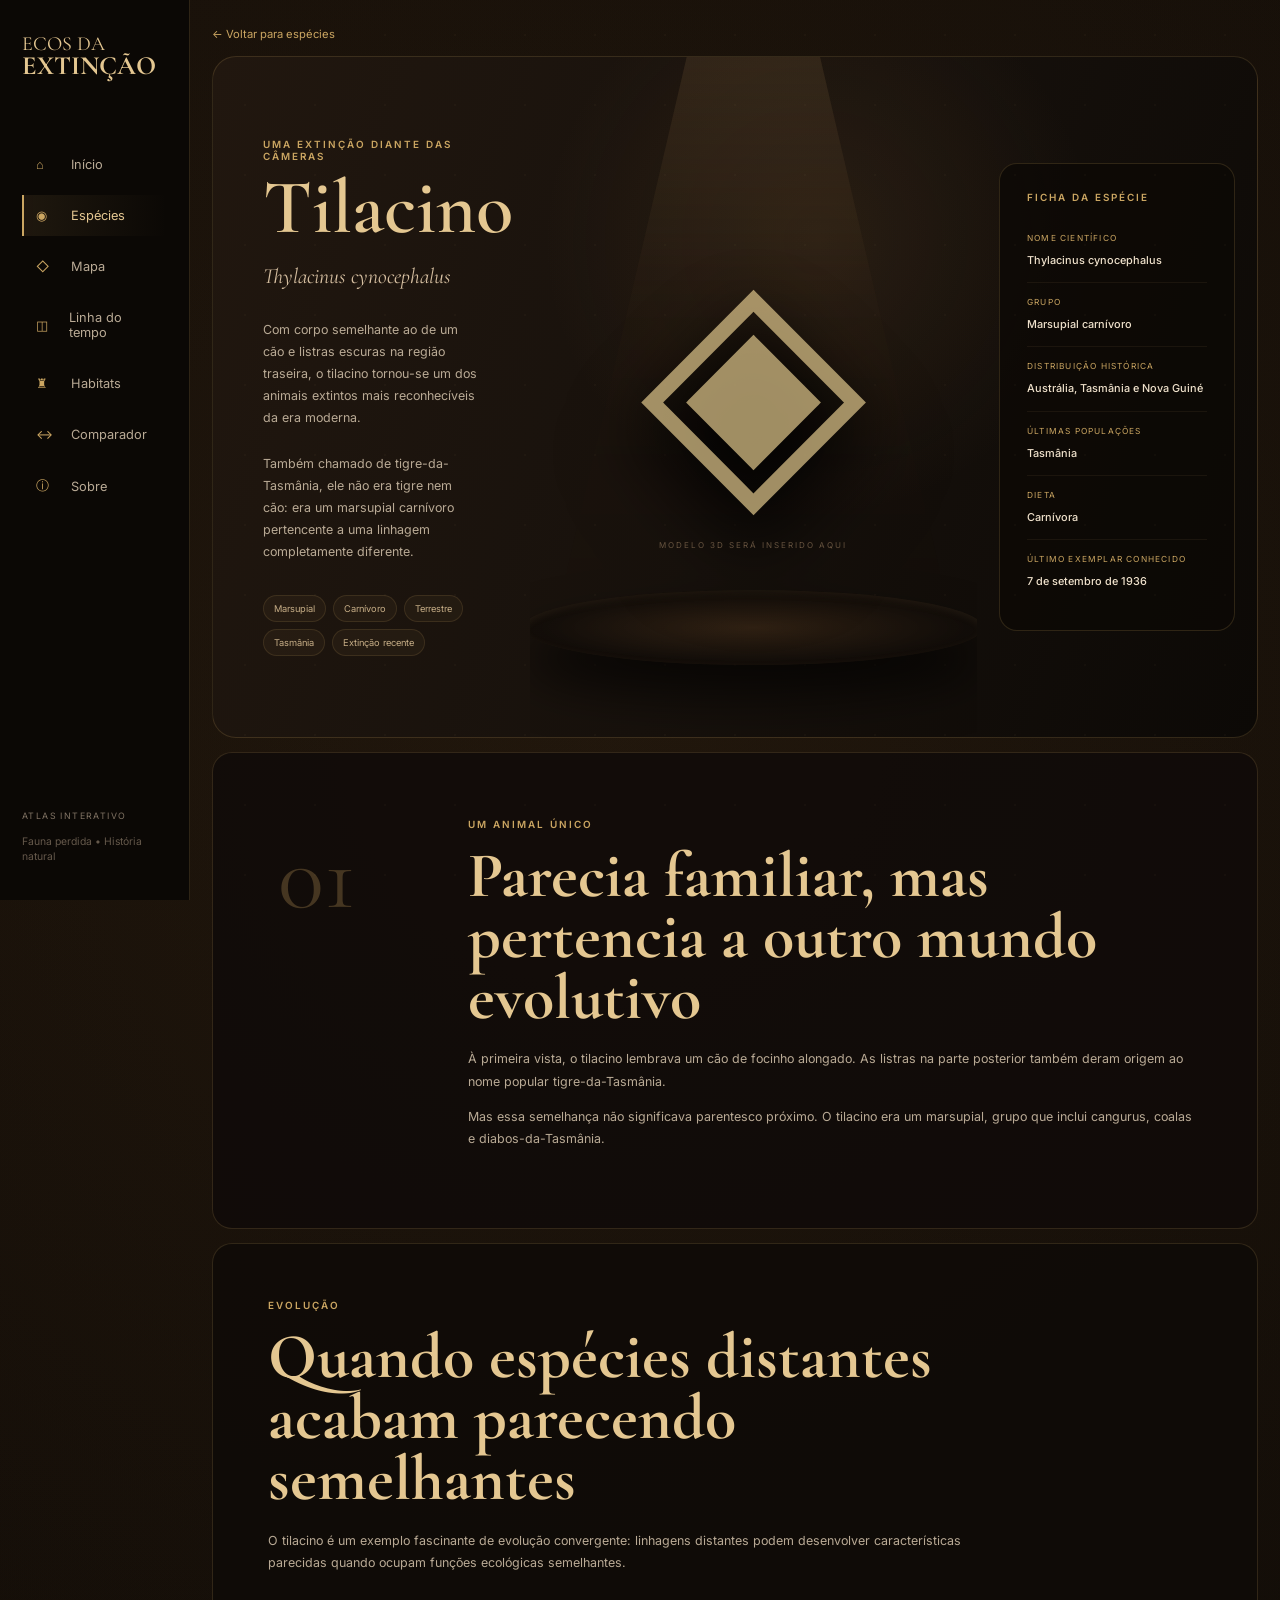
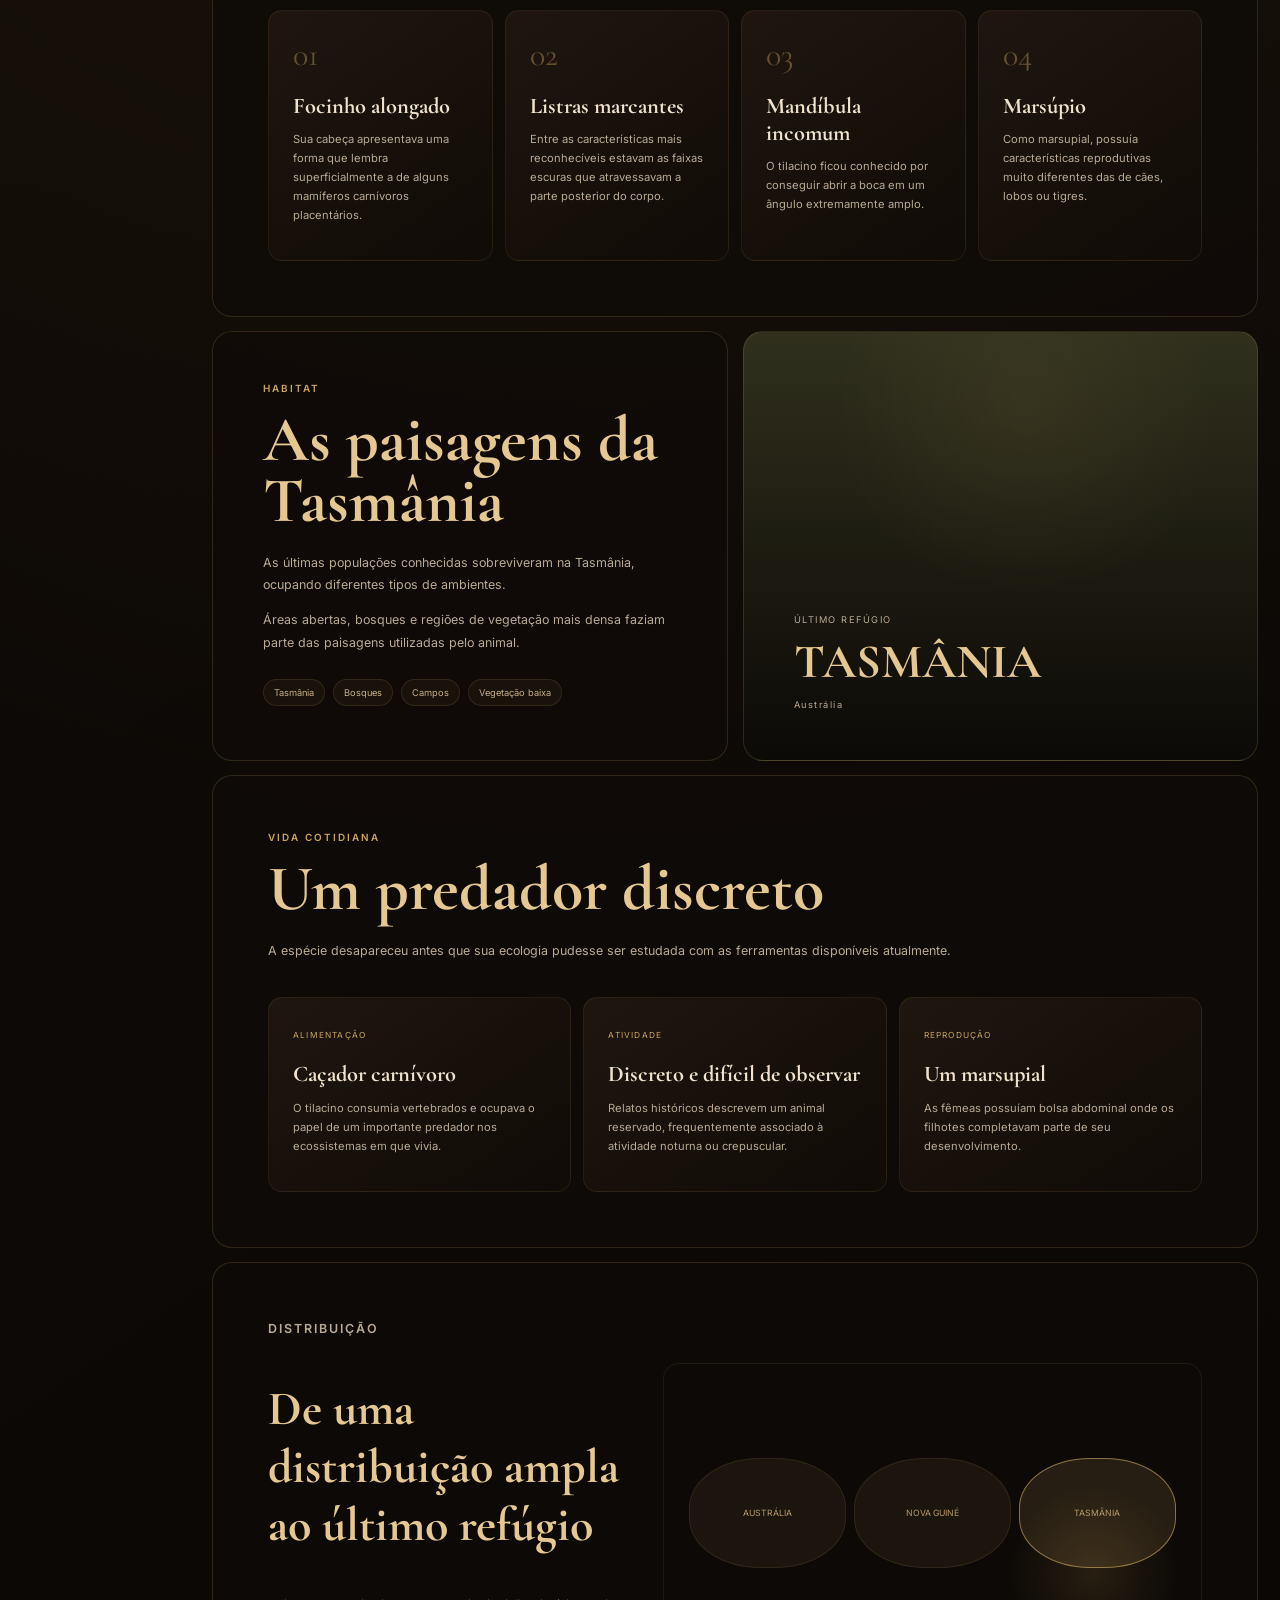
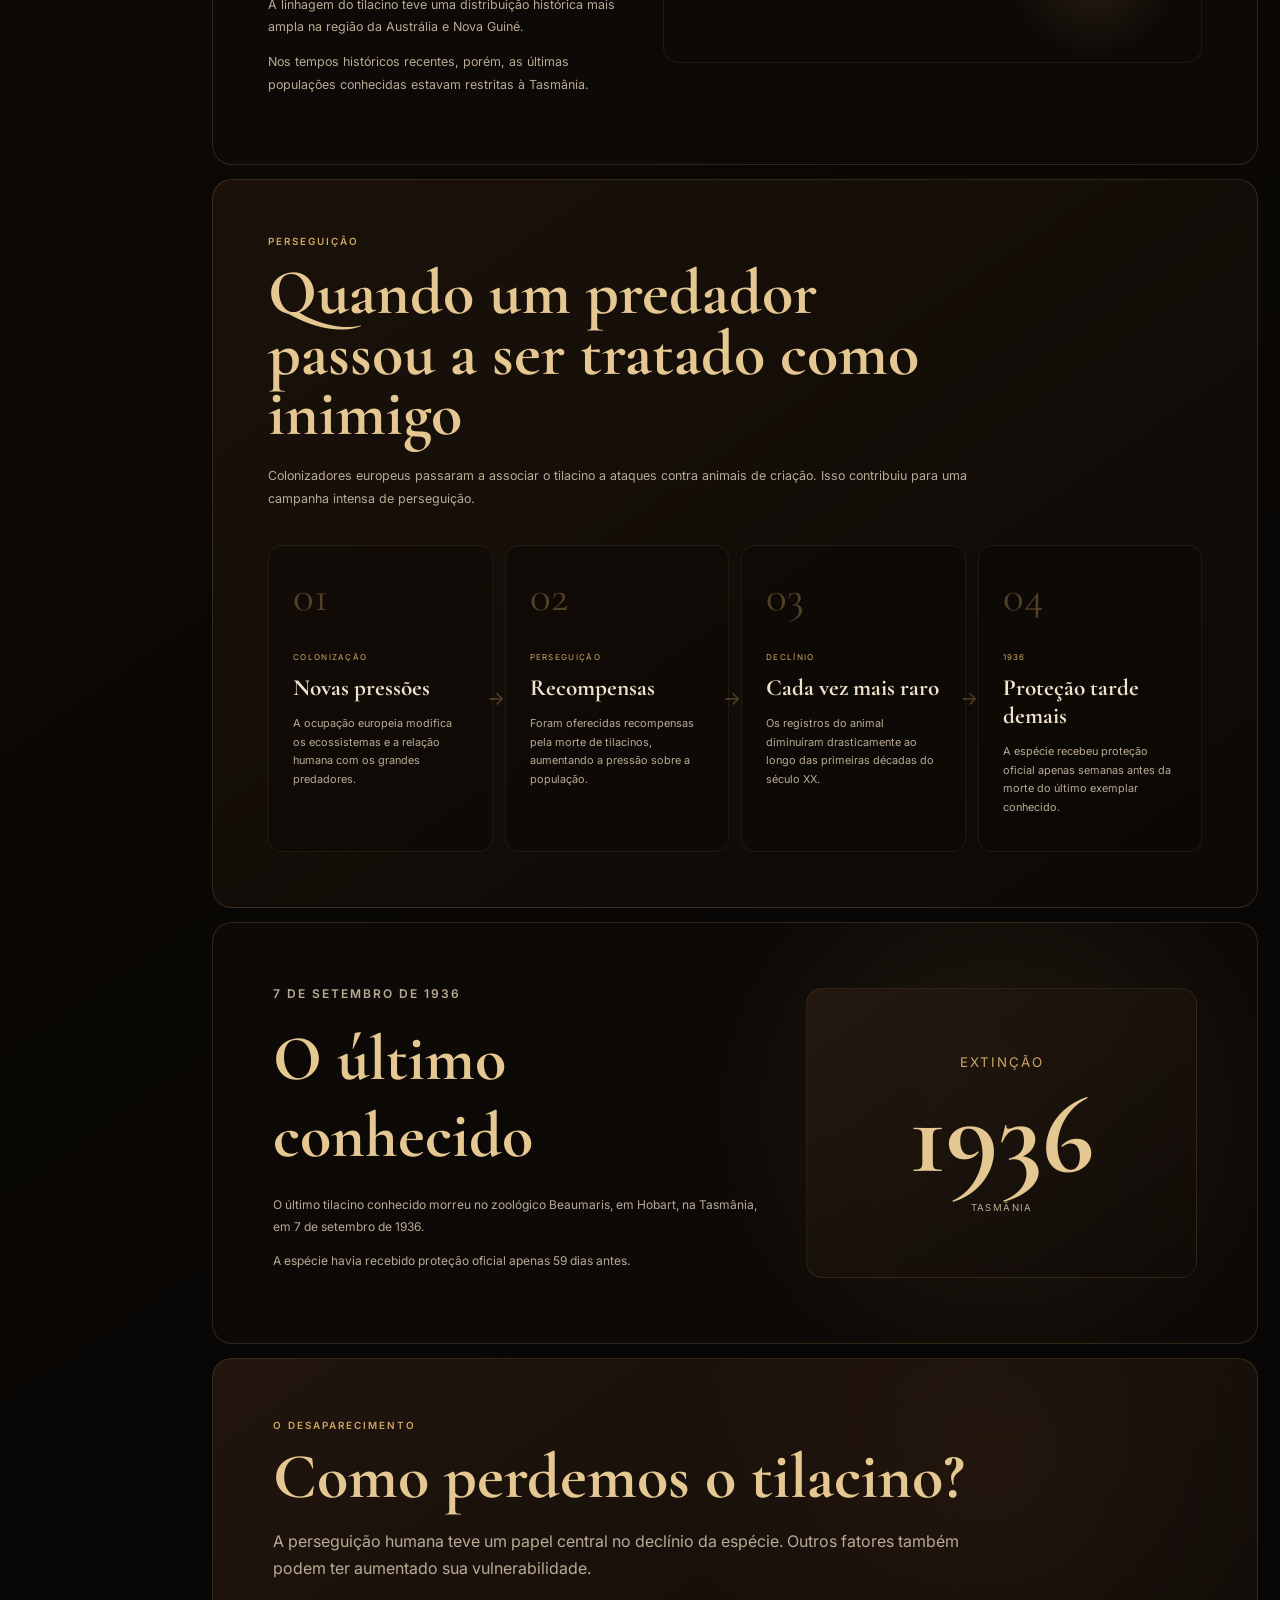
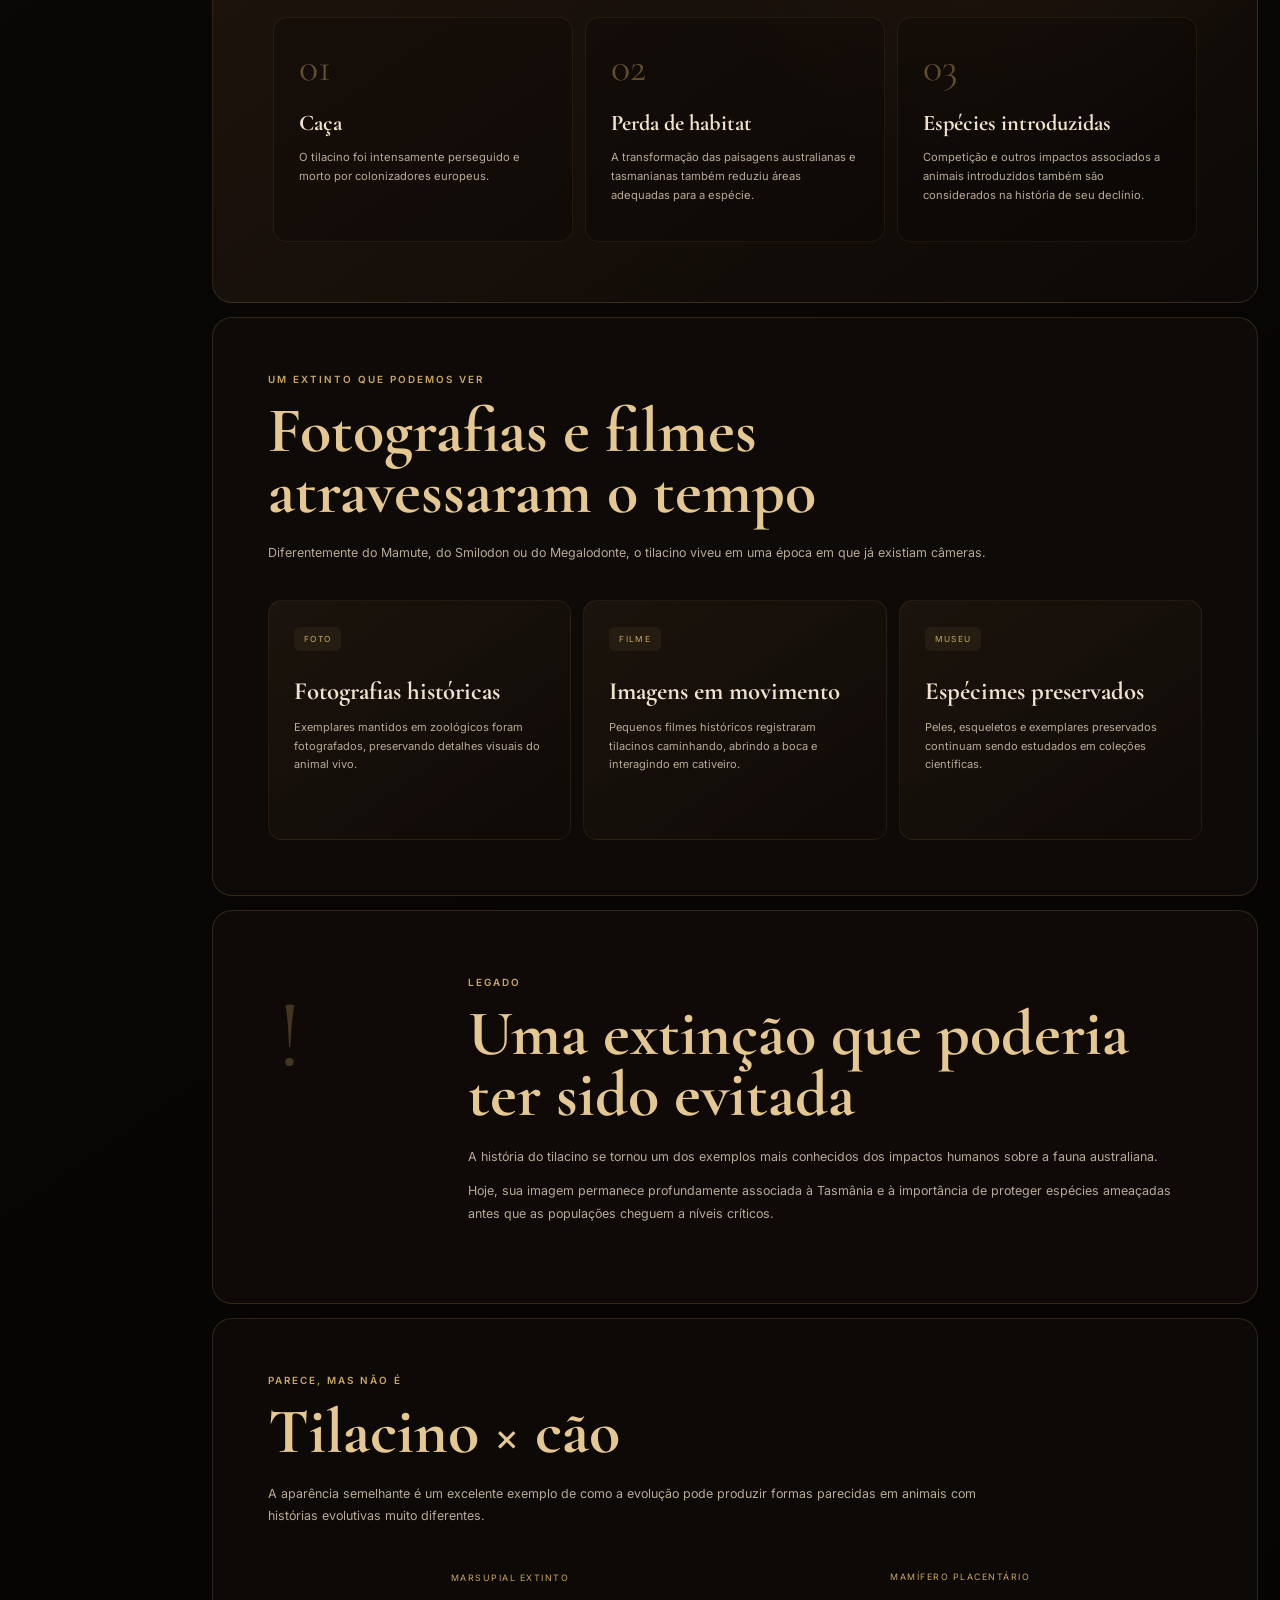
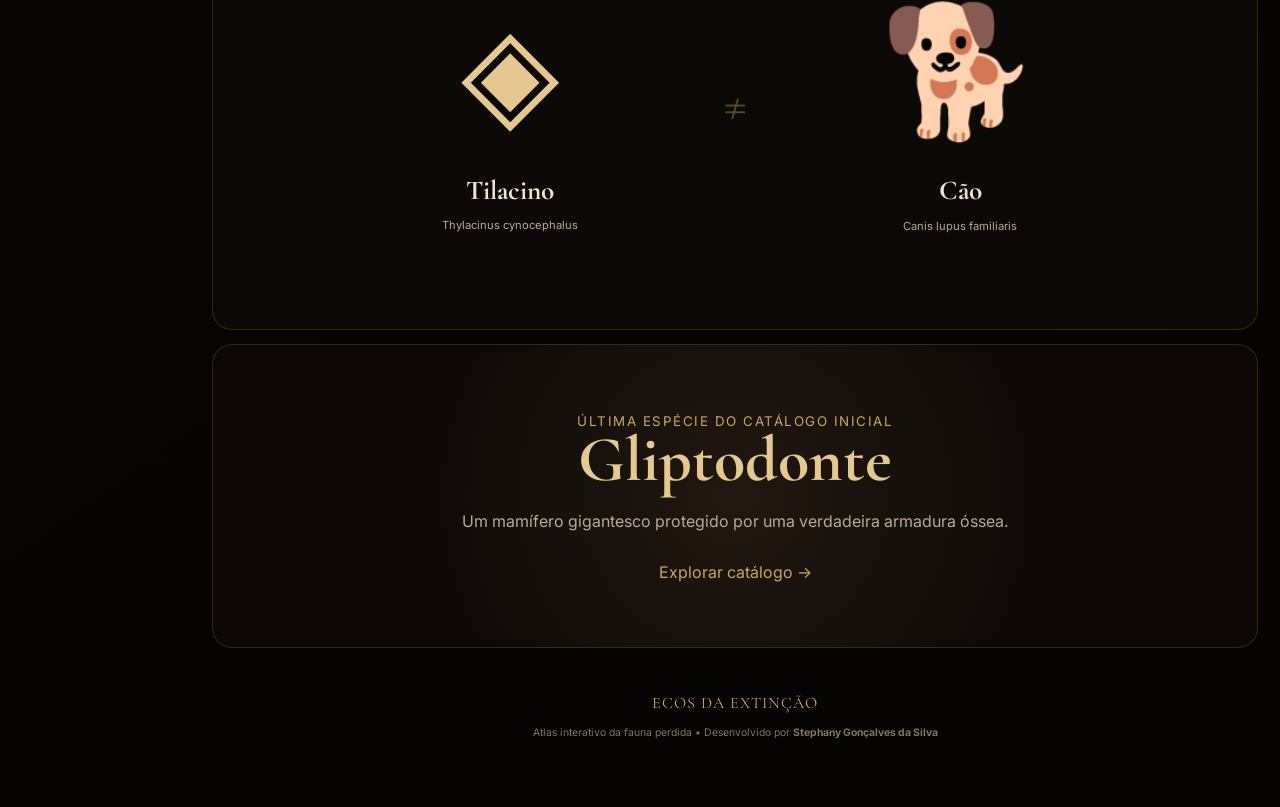
<file: pages/tilacino.html>
<!DOCTYPE html>
<html lang="pt-BR">

<head>
    <meta charset="UTF-8">

    <meta
        name="viewport"
        content="width=device-width, initial-scale=1.0"
    >

    <title>
        Tilacino | Ecos da Extinção
    </title>

    <link
        rel="stylesheet"
        href="../css/style.css"
    >
</head>

<body>

    <div class="app-shell">

        <!-- SIDEBAR -->

        <aside class="sidebar">

            <div>

                <a
                    href="../index.html"
                    class="logo"
                >
                    <span>ECOS DA</span>
                    <strong>EXTINÇÃO</strong>
                </a>

                <nav class="sidebar-nav">

                    <a href="../index.html">
                        <span>⌂</span>
                        Início
                    </a>

                    <a
                        href="especies.html"
                        class="active"
                    >
                        <span>◉</span>
                        Espécies
                    </a>

                    <a href="mapa.html">
    <span>◇</span>
    Mapa
</a>

                    <a href="linha-do-tempo.html">
    <span>◫</span>
    Linha do tempo
</a>

                    <a href="habitats.html">
    <span>♜</span>
    Habitats
</a>

                    <a href="comparador.html">
    <span>↔</span>
    Comparador
</a>

                    <a href="sobre.html">
    <span>ⓘ</span>
    Sobre
</a>

                </nav>

            </div>

            <div class="sidebar-footer">

                <small>
                    ATLAS INTERATIVO
                </small>

                <p>
                    Fauna perdida • História natural
                </p>

            </div>

        </aside>


        <!-- MAIN -->

        <main class="main-content">

            <div class="species-back">

                <a href="especies.html">
                    ← Voltar para espécies
                </a>

            </div>


            <!-- HERO -->

            <section class="animal-profile-hero thylacine-hero">

                <div class="animal-profile-text">

                    <p class="eyebrow">
                        UMA EXTINÇÃO DIANTE DAS CÂMERAS
                    </p>

                    <h1>
                        Tilacino
                    </h1>

                    <p class="animal-latin">
                        Thylacinus cynocephalus
                    </p>

                    <p class="animal-introduction">
                        Com corpo semelhante ao de um cão
                        e listras escuras na região traseira,
                        o tilacino tornou-se um dos animais
                        extintos mais reconhecíveis
                        da era moderna.
                    </p>

                    <p class="animal-introduction">
                        Também chamado de tigre-da-Tasmânia,
                        ele não era tigre nem cão:
                        era um marsupial carnívoro
                        pertencente a uma linhagem
                        completamente diferente.
                    </p>

                    <div class="animal-quick-tags">

                        <span>Marsupial</span>
                        <span>Carnívoro</span>
                        <span>Terrestre</span>
                        <span>Tasmânia</span>
                        <span>Extinção recente</span>

                    </div>

                </div>


                <!-- MODELO FUTURO -->

                <div class="animal-profile-stage thylacine-stage">

                    <div class="profile-light thylacine-light"></div>

                    <div class="profile-model-placeholder">

                        <span class="temporary-animal-symbol">
                            ◈
                        </span>

                        <small>
                            MODELO 3D SERÁ INSERIDO AQUI
                        </small>

                    </div>

                    <div class="profile-platform thylacine-platform"></div>

                </div>


                <!-- FICHA -->

                <aside class="animal-profile-facts">

                    <p class="panel-title">
                        FICHA DA ESPÉCIE
                    </p>

                    <div class="profile-fact">

                        <small>
                            NOME CIENTÍFICO
                        </small>

                        <strong>
                            Thylacinus cynocephalus
                        </strong>

                    </div>


                    <div class="profile-fact">

                        <small>
                            GRUPO
                        </small>

                        <strong>
                            Marsupial carnívoro
                        </strong>

                    </div>


                    <div class="profile-fact">

                        <small>
                            DISTRIBUIÇÃO HISTÓRICA
                        </small>

                        <strong>
                            Austrália, Tasmânia
                            e Nova Guiné
                        </strong>

                    </div>


                    <div class="profile-fact">

                        <small>
                            ÚLTIMAS POPULAÇÕES
                        </small>

                        <strong>
                            Tasmânia
                        </strong>

                    </div>


                    <div class="profile-fact">

                        <small>
                            DIETA
                        </small>

                        <strong>
                            Carnívora
                        </strong>

                    </div>


                    <div class="profile-fact">

                        <small>
                            ÚLTIMO EXEMPLAR CONHECIDO
                        </small>

                        <strong>
                            7 de setembro de 1936
                        </strong>

                    </div>

                </aside>

            </section>


            <!-- INTRO -->

            <section class="animal-story">

                <div class="animal-story-number">
                    01
                </div>

                <div class="animal-story-content">

                    <p class="eyebrow">
                        UM ANIMAL ÚNICO
                    </p>

                    <h2>
                        Parecia familiar,
                        mas pertencia a outro mundo evolutivo
                    </h2>

                    <p>
                        À primeira vista, o tilacino
                        lembrava um cão de focinho alongado.
                        As listras na parte posterior
                        também deram origem ao nome
                        popular tigre-da-Tasmânia.
                    </p>

                    <p>
                        Mas essa semelhança não significava
                        parentesco próximo. O tilacino
                        era um marsupial, grupo que inclui
                        cangurus, coalas e diabos-da-Tasmânia.
                    </p>

                </div>

            </section>


            <!-- CONVERGÊNCIA -->

            <section class="animal-section">

                <div class="section-heading">

                    <p class="eyebrow">
                        EVOLUÇÃO
                    </p>

                    <h2>
                        Quando espécies distantes
                        acabam parecendo semelhantes
                    </h2>

                    <p>
                        O tilacino é um exemplo fascinante
                        de evolução convergente:
                        linhagens distantes podem desenvolver
                        características parecidas quando
                        ocupam funções ecológicas semelhantes.
                    </p>

                </div>


                <div class="adaptation-grid">

                    <article>

                        <span class="adaptation-number">
                            01
                        </span>

                        <h3>
                            Focinho alongado
                        </h3>

                        <p>
                            Sua cabeça apresentava
                            uma forma que lembra superficialmente
                            a de alguns mamíferos carnívoros
                            placentários.
                        </p>

                    </article>


                    <article>

                        <span class="adaptation-number">
                            02
                        </span>

                        <h3>
                            Listras marcantes
                        </h3>

                        <p>
                            Entre as características
                            mais reconhecíveis estavam
                            as faixas escuras que atravessavam
                            a parte posterior do corpo.
                        </p>

                    </article>


                    <article>

                        <span class="adaptation-number">
                            03
                        </span>

                        <h3>
                            Mandíbula incomum
                        </h3>

                        <p>
                            O tilacino ficou conhecido
                            por conseguir abrir a boca
                            em um ângulo extremamente amplo.
                        </p>

                    </article>


                    <article>

                        <span class="adaptation-number">
                            04
                        </span>

                        <h3>
                            Marsúpio
                        </h3>

                        <p>
                            Como marsupial, possuía
                            características reprodutivas
                            muito diferentes das de cães,
                            lobos ou tigres.
                        </p>

                    </article>

                </div>

            </section>


            <!-- HABITAT -->

            <section class="animal-split-section">

                <div class="animal-environment">

                    <p class="eyebrow">
                        HABITAT
                    </p>

                    <h2>
                        As paisagens da Tasmânia
                    </h2>

                    <p>
                        As últimas populações conhecidas
                        sobreviveram na Tasmânia,
                        ocupando diferentes tipos
                        de ambientes.
                    </p>

                    <p>
                        Áreas abertas, bosques e regiões
                        de vegetação mais densa faziam
                        parte das paisagens utilizadas
                        pelo animal.
                    </p>

                    <div class="environment-tags">

                        <span>
                            Tasmânia
                        </span>

                        <span>
                            Bosques
                        </span>

                        <span>
                            Campos
                        </span>

                        <span>
                            Vegetação baixa
                        </span>

                    </div>

                </div>


                <div class="environment-visual thylacine-environment">

                    <span>
                        ÚLTIMO REFÚGIO
                    </span>

                    <strong>
                        TASMÂNIA
                    </strong>

                    <small>
                        Austrália
                    </small>

                </div>

            </section>


            <!-- VIDA -->

            <section class="animal-section">

                <div class="section-heading">

                    <p class="eyebrow">
                        VIDA COTIDIANA
                    </p>

                    <h2>
                        Um predador discreto
                    </h2>

                    <p>
                        A espécie desapareceu antes
                        que sua ecologia pudesse ser
                        estudada com as ferramentas
                        disponíveis atualmente.
                    </p>

                </div>


                <div class="routine-grid">

                    <article>

                        <small>
                            ALIMENTAÇÃO
                        </small>

                        <h3>
                            Caçador carnívoro
                        </h3>

                        <p>
                            O tilacino consumia vertebrados
                            e ocupava o papel de um importante
                            predador nos ecossistemas
                            em que vivia.
                        </p>

                    </article>


                    <article>

                        <small>
                            ATIVIDADE
                        </small>

                        <h3>
                            Discreto e difícil de observar
                        </h3>

                        <p>
                            Relatos históricos descrevem
                            um animal reservado,
                            frequentemente associado
                            à atividade noturna
                            ou crepuscular.
                        </p>

                    </article>


                    <article>

                        <small>
                            REPRODUÇÃO
                        </small>

                        <h3>
                            Um marsupial
                        </h3>

                        <p>
                            As fêmeas possuíam bolsa
                            abdominal onde os filhotes
                            completavam parte de
                            seu desenvolvimento.
                        </p>

                    </article>

                </div>

            </section>


            <!-- MAPA -->

            <section class="animal-map-section">

                <div>

                    <p class="eyebrow">
                        DISTRIBUIÇÃO
                    </p>

                    <h2>
                        De uma distribuição ampla
                        ao último refúgio
                    </h2>

                    <p>
                        A linhagem do tilacino teve
                        uma distribuição histórica
                        mais ampla na região da Austrália
                        e Nova Guiné.
                    </p>

                    <p>
                        Nos tempos históricos recentes,
                        porém, as últimas populações
                        conhecidas estavam restritas
                        à Tasmânia.
                    </p>

                </div>


                <div class="profile-map-placeholder thylacine-map">

                    <div>
                        <span>
                            AUSTRÁLIA
                        </span>
                    </div>

                    <div>
                        <span>
                            NOVA GUINÉ
                        </span>
                    </div>

                    <div class="thylacine-map-focus">
                        <span>
                            TASMÂNIA
                        </span>
                    </div>

                </div>

            </section>


            <!-- PERSEGUIÇÃO -->

            <section class="human-arrival-section thylacine-history">

                <div class="section-heading">

                    <p class="eyebrow">
                        PERSEGUIÇÃO
                    </p>

                    <h2>
                        Quando um predador
                        passou a ser tratado como inimigo
                    </h2>

                    <p>
                        Colonizadores europeus passaram
                        a associar o tilacino a ataques
                        contra animais de criação.
                        Isso contribuiu para uma campanha
                        intensa de perseguição.
                    </p>

                </div>


                <div class="arrival-timeline">

                    <article>

                        <span>
                            01
                        </span>

                        <small>
                            COLONIZAÇÃO
                        </small>

                        <h3>
                            Novas pressões
                        </h3>

                        <p>
                            A ocupação europeia modifica
                            os ecossistemas e a relação
                            humana com os grandes predadores.
                        </p>

                    </article>


                    <article>

                        <span>
                            02
                        </span>

                        <small>
                            PERSEGUIÇÃO
                        </small>

                        <h3>
                            Recompensas
                        </h3>

                        <p>
                            Foram oferecidas recompensas
                            pela morte de tilacinos,
                            aumentando a pressão
                            sobre a população.
                        </p>

                    </article>


                    <article>

                        <span>
                            03
                        </span>

                        <small>
                            DECLÍNIO
                        </small>

                        <h3>
                            Cada vez mais raro
                        </h3>

                        <p>
                            Os registros do animal
                            diminuíram drasticamente
                            ao longo das primeiras décadas
                            do século XX.
                        </p>

                    </article>


                    <article>

                        <span>
                            04
                        </span>

                        <small>
                            1936
                        </small>

                        <h3>
                            Proteção tarde demais
                        </h3>

                        <p>
                            A espécie recebeu proteção
                            oficial apenas semanas antes
                            da morte do último exemplar
                            conhecido.
                        </p>

                    </article>

                </div>

            </section>


            <!-- ÚLTIMO EXEMPLAR -->

            <section class="thylacine-1936">

                <div>

                    <p class="eyebrow">
                        7 DE SETEMBRO DE 1936
                    </p>

                    <h2>
                        O último conhecido
                    </h2>

                    <p>
                        O último tilacino conhecido
                        morreu no zoológico Beaumaris,
                        em Hobart, na Tasmânia,
                        em 7 de setembro de 1936.
                    </p>

                    <p>
                        A espécie havia recebido proteção
                        oficial apenas 59 dias antes. 
                    </p>

                </div>


                <div class="year-display">

                    <small>
                        EXTINÇÃO
                    </small>

                    <strong>
                        1936
                    </strong>

                    <span>
                        TASMÂNIA
                    </span>

                </div>

            </section>


            <!-- EXTINÇÃO -->

            <section class="extinction-section thylacine-extinction">

                <p class="eyebrow">
                    O DESAPARECIMENTO
                </p>

                <h2>
                    Como perdemos o tilacino?
                </h2>

                <p class="extinction-lead">
                    A perseguição humana teve um papel
                    central no declínio da espécie.
                    Outros fatores também podem ter
                    aumentado sua vulnerabilidade.
                </p>


                <div class="extinction-factors">

                    <article>

                        <span>
                            01
                        </span>

                        <h3>
                            Caça
                        </h3>

                        <p>
                            O tilacino foi intensamente
                            perseguido e morto por
                            colonizadores europeus.
                        </p>

                    </article>


                    <article>

                        <span>
                            02
                        </span>

                        <h3>
                            Perda de habitat
                        </h3>

                        <p>
                            A transformação das paisagens
                            australianas e tasmanianas
                            também reduziu áreas adequadas
                            para a espécie.
                        </p>

                    </article>


                    <article>

                        <span>
                            03
                        </span>

                        <h3>
                            Espécies introduzidas
                        </h3>

                        <p>
                            Competição e outros impactos
                            associados a animais introduzidos
                            também são considerados
                            na história de seu declínio.
                        </p>

                    </article>

                </div>

            </section>


            <!-- REGISTROS -->

            <section class="animal-section">

                <div class="section-heading">

                    <p class="eyebrow">
                        UM EXTINTO QUE PODEMOS VER
                    </p>

                    <h2>
                        Fotografias e filmes
                        atravessaram o tempo
                    </h2>

                    <p>
                        Diferentemente do Mamute,
                        do Smilodon ou do Megalodonte,
                        o tilacino viveu em uma época
                        em que já existiam câmeras.
                    </p>

                </div>


                <div class="thylacine-archive-grid">

                    <article>

                        <span>
                            FOTO
                        </span>

                        <h3>
                            Fotografias históricas
                        </h3>

                        <p>
                            Exemplares mantidos em
                            zoológicos foram fotografados,
                            preservando detalhes visuais
                            do animal vivo.
                        </p>

                    </article>


                    <article>

                        <span>
                            FILME
                        </span>

                        <h3>
                            Imagens em movimento
                        </h3>

                        <p>
                            Pequenos filmes históricos
                            registraram tilacinos caminhando,
                            abrindo a boca e interagindo
                            em cativeiro.
                        </p>

                    </article>


                    <article>

                        <span>
                            MUSEU
                        </span>

                        <h3>
                            Espécimes preservados
                        </h3>

                        <p>
                            Peles, esqueletos e exemplares
                            preservados continuam sendo
                            estudados em coleções científicas.
                        </p>

                    </article>

                </div>

            </section>


            <!-- LEGADO -->

            <section class="animal-story">

                <div class="animal-story-number">
                    !
                </div>

                <div class="animal-story-content">

                    <p class="eyebrow">
                        LEGADO
                    </p>

                    <h2>
                        Uma extinção que
                        poderia ter sido evitada
                    </h2>

                    <p>
                        A história do tilacino se tornou
                        um dos exemplos mais conhecidos
                        dos impactos humanos sobre
                        a fauna australiana.
                    </p>

                    <p>
                        Hoje, sua imagem permanece
                        profundamente associada à Tasmânia
                        e à importância de proteger
                        espécies ameaçadas antes que
                        as populações cheguem a níveis
                        críticos.
                    </p>

                </div>

            </section>


            <!-- COMPARAÇÃO -->

            <section class="animal-comparison">

                <div class="section-heading">

                    <p class="eyebrow">
                        PARECE, MAS NÃO É
                    </p>

                    <h2>
                        Tilacino × cão
                    </h2>

                    <p>
                        A aparência semelhante é um
                        excelente exemplo de como a evolução
                        pode produzir formas parecidas
                        em animais com histórias
                        evolutivas muito diferentes.
                    </p>

                </div>


                <div class="comparison-table">

                    <div class="comparison-column">

                        <p class="comparison-label">
                            MARSUPIAL EXTINTO
                        </p>

                        <div class="comparison-animal thylacine-old">
                            ◈
                        </div>

                        <h3>
                            Tilacino
                        </h3>

                        <p>
                            Thylacinus cynocephalus
                        </p>

                    </div>


                    <div class="comparison-vs">
                        ≠
                    </div>


                    <div class="comparison-column">

                        <p class="comparison-label">
                            MAMÍFERO PLACENTÁRIO
                        </p>

                        <div class="comparison-animal">
                            🐕
                        </div>

                        <h3>
                            Cão
                        </h3>

                        <p>
                            Canis lupus familiaris
                        </p>

                    </div>

                </div>

            </section>


            <!-- NEXT -->

            <section class="next-species">

                <small>
                    ÚLTIMA ESPÉCIE DO CATÁLOGO INICIAL
                </small>

                <h2>
                    Gliptodonte
                </h2>

                <p>
                    Um mamífero gigantesco protegido
                    por uma verdadeira armadura óssea.
                </p>

                <a href="especies.html">
                    Explorar catálogo →
                </a>

            </section>


            <footer>

                <p>
                    ECOS DA EXTINÇÃO
                </p>

                <small>
                    Atlas interativo da fauna perdida
                    • Desenvolvido por
                    <strong>
                        Stephany Gonçalves da Silva
                    </strong>
                </small>

            </footer>

        </main>

    </div>

</body>

</html>
</file>
<file: css/style.css>
@import url('https://fonts.googleapis.com/css2?family=Cormorant+Garamond:wght@500;600;700&family=Inter:wght@400;500;600&display=swap');


:root {

    --bg: #0b0806;

    --surface: #15100c;

    --surface-soft:
        rgba(28, 20, 14, 0.88);

    --surface-light:
        rgba(46, 32, 20, 0.55);

    --border:
        rgba(205, 165, 96, 0.18);

    --gold:
        #cba662;

    --gold-light:
        #e4c791;

    --bone:
        #f0e2cc;

    --muted:
        #b9aa95;

    --dark-muted:
        #817464;

    --title:
        "Cormorant Garamond",
        serif;

    --body:
        "Inter",
        sans-serif;
}


* {
    box-sizing: border-box;
}


html {
    scroll-behavior: smooth;
}


body {
    margin: 0;

    min-height: 100vh;

    background:
        radial-gradient(
            circle at 48% 10%,
            rgba(160, 109, 50, .13),
            transparent 27%
        ),
        linear-gradient(
            145deg,
            #100b07,
            #090705 60%,
            #050403
        );

    color:
        var(--bone);

    font-family:
        var(--body);
}


body::before {
    content: "";

    position: fixed;
    inset: 0;

    pointer-events: none;

    opacity: .11;

    background-image:
        radial-gradient(
            circle,
            rgba(224, 199, 145, .28) 1px,
            transparent 1px
        );

    background-size:
        70px 70px;
}


a {
    color: inherit;

    text-decoration: none;
}



/* =========================================
   APP
========================================= */

.app-shell {
    display: grid;

    grid-template-columns:
        190px minmax(0, 1fr);

    min-height: 100vh;
}



/* =========================================
   SIDEBAR
========================================= */

.sidebar {
    position: sticky;

    top: 0;

    height: 100vh;

    display: flex;

    flex-direction: column;

    justify-content: space-between;

    padding:
        35px 22px;

    background:
        rgba(11, 8, 6, .94);

    border-right:
        1px solid
        var(--border);

    backdrop-filter:
        blur(18px);

    z-index: 10;
}


.logo {
    display: block;

    margin-bottom: 65px;

    font-family:
        var(--title);

    color:
        var(--gold-light);

    line-height: .95;
}


.logo span,
.logo strong {
    display: block;
}


.logo span {
    font-size: 1.25rem;
}


.logo strong {
    font-size: 1.65rem;
}


.sidebar-nav {
    display: grid;

    gap: 10px;
}


.sidebar-nav a {
    display: flex;

    align-items: center;

    gap: 13px;

    padding:
        13px 12px;

    border-left:
        2px solid transparent;

    color:
        var(--muted);

    font-size: .80rem;

    transition:
        .2s ease;
}


.sidebar-nav a span {
    width: 22px;

    color:
        var(--gold);
}


.sidebar-nav a:hover,
.sidebar-nav a.active {
    color:
        var(--gold-light);

    background:
        linear-gradient(
            90deg,
            rgba(201, 161, 93, .10),
            transparent
        );

    border-left-color:
        var(--gold);
}


.sidebar-footer small {
    color:
        var(--dark-muted);

    font-size: .55rem;

    letter-spacing: 1.4px;
}


.sidebar-footer p {
    margin-bottom: 0;

    color:
        #65594b;

    font-size: .65rem;

    line-height: 1.5;
}



/* =========================================
   MAIN
========================================= */

.main-content {
    min-width: 0;

    padding:
        22px;
}



/* =========================================
   HERO
========================================= */

.species-feature {
    position: relative;

    display: grid;

    grid-template-columns:
        minmax(260px, .70fr)
        minmax(400px, 1.2fr)
        minmax(320px, .85fr);

    min-height: 680px;

    overflow: hidden;

    border-radius: 24px;

    background:
        linear-gradient(
            110deg,
            rgba(30, 20, 13, .94),
            rgba(14, 10, 7, .88) 56%,
            rgba(13, 9, 6, .97)
        );

    border:
        1px solid
        var(--border);

    box-shadow:
        0 28px 80px
        rgba(0,0,0,.38);
}



/* =========================================
   INTRO
========================================= */

.species-intro {
    position: relative;

    z-index: 3;

    display: flex;

    flex-direction: column;

    justify-content: center;

    padding:
        58px 20px 58px 52px;
}


.eyebrow,
.panel-title {
    margin:
        0 0 16px;

    color:
        var(--gold);

    font-size:
        .62rem;

    font-weight:
        600;

    letter-spacing:
        2px;
}


.species-intro h1 {
    margin: 0;

    font-family:
        var(--title);

    color:
        var(--gold-light);

    font-size:
        clamp(3.5rem, 6vw, 6.4rem);

    line-height:
        .78;

    font-weight:
        600;
}


.scientific-name {
    margin:
        25px 0 20px;

    color:
        #dac7aa;

    font-family:
        var(--title);

    font-size:
        1.35rem;

    font-style:
        italic;
}


.species-description {
    max-width:
        360px;

    color:
        var(--muted);

    font-size:
        .84rem;

    line-height:
        1.75;
}


.primary-button {
    display: flex;

    align-items: center;

    justify-content: space-between;

    width:
        180px;

    margin-top:
        22px;

    padding:
        13px 16px;

    border:
        1px solid
        rgba(203, 166, 98, .55);

    border-radius:
        10px;

    color:
        var(--gold-light);

    font-size:
        .72rem;

    transition:
        .2s ease;
}


.primary-button:hover {
    background:
        rgba(203, 166, 98, .08);

    transform:
        translateY(-2px);
}



/* =========================================
   ANIMAL STAGE
========================================= */

.animal-stage {
    position: relative;

    display: flex;

    align-items: center;

    justify-content: center;

    min-height: 680px;

    overflow: hidden;
}


.stage-light {
    position: absolute;

    top: -70px;

    left: 50%;

    width: 320px;

    height: 640px;

    transform:
        translateX(-50%);

    background:
        linear-gradient(
            180deg,
            rgba(231, 198, 135, .15),
            rgba(203, 166, 98, .03) 60%,
            transparent
        );

    clip-path:
        polygon(
            41% 0,
            59% 0,
            100% 100%,
            0 100%
        );

    filter:
        blur(16px);
}


.animal-placeholder {
    position: relative;

    z-index: 2;

    display: flex;

    flex-direction: column;

    align-items: center;

    justify-content: center;

    width: 430px;
    height: 440px;

    transform:
        translateY(-30px);

    filter:
        drop-shadow(
            0 30px 25px
            rgba(0,0,0,.65)
        );
}


.animal-placeholder span {
    font-size:
        clamp(10rem, 22vw, 20rem);

    line-height:
        1;
}


.animal-placeholder small {
    margin-top:
        -15px;

    color:
        #6e5b43;

    font-size:
        .55rem;

    letter-spacing:
        2px;
}


.stage-base {
    position: absolute;

    left: 50%;

    bottom: 65px;

    width: 440px;
    height: 70px;

    transform:
        translateX(-50%);

    border-radius:
        50%;

    background:
        linear-gradient(
            180deg,
            #34271d,
            #120e0a
        );

    box-shadow:
        inset 0 4px 8px
        rgba(235,196,126,.08),
        0 30px 40px
        rgba(0,0,0,.55);
}


.stage-base div {
    position: absolute;

    inset:
        7px 18px 25px;

    border-radius:
        50%;

    border:
        1px solid
        rgba(198,155,88,.18);
}


.stage-pagination {
    position: absolute;

    bottom: 28px;

    display: flex;

    gap: 9px;
}


.stage-pagination span {
    width: 7px;
    height: 7px;

    border-radius: 50%;

    background:
        #5d5142;
}


.stage-pagination span.selected {
    background:
        var(--gold);
}



/* =========================================
   SPECIES INFO
========================================= */

.species-info {
    position: relative;

    z-index: 3;

    margin:
        20px;

    padding:
        27px;

    border-radius:
        18px;

    align-self:
        stretch;

    background:
        rgba(13, 10, 7, .78);

    border:
        1px solid
        rgba(203,166,98,.20);

    backdrop-filter:
        blur(15px);
}


.species-facts {
    display:
        grid;

    gap:
        17px;
}


.species-facts article {
    display:
        grid;

    grid-template-columns:
        32px 1fr;

    gap:
        10px;
}


.fact-icon {
    color:
        var(--gold);

    font-size:
        1rem;
}


.species-facts small,
.extinction-note small {
    display: block;

    margin-bottom:
        4px;

    color:
        var(--gold);

    font-size:
        .55rem;

    letter-spacing:
        1.2px;
}


.species-facts strong {
    display: block;

    margin-bottom:
        3px;

    color:
        var(--bone);

    font-size:
        .78rem;

    font-weight:
        500;
}


.species-facts p,
.extinction-note p {
    margin:
        0;

    color:
        var(--muted);

    font-size:
        .66rem;

    line-height:
        1.45;
}


.extinction-note {
    margin-top:
        25px;

    padding:
        18px;

    border-radius:
        12px;

    background:
        rgba(203,166,98,.045);

    border:
        1px solid
        rgba(203,166,98,.09);
}



/* =========================================
   SECONDARY GRID
========================================= */

.secondary-grid {
    display: grid;

    grid-template-columns:
        repeat(3, minmax(0,1fr));

    gap:
        14px;

    margin-top:
        14px;
}


.info-panel {
    min-height:
        210px;

    padding:
        25px;

    border-radius:
        18px;

    background:
        linear-gradient(
            145deg,
            rgba(25,18,13,.88),
            rgba(14,10,7,.92)
        );

    border:
        1px solid
        var(--border);
}


.info-panel h2 {
    margin:
        0 0 13px;

    font-family:
        var(--title);

    color:
        var(--gold-light);

    font-size:
        1.65rem;
}


.info-panel > p:not(.panel-title) {
    color:
        var(--muted);

    font-size:
        .76rem;

    line-height:
        1.7;
}


.mini-map {
    display: grid;

    gap:
        7px;
}


.mini-map span {
    padding:
        10px;

    border-radius:
        8px;

    background:
        rgba(203,166,98,.05);

    color:
        #a99271;

    font-size:
        .64rem;
}


.comparison-silhouettes {
    display: flex;

    align-items: flex-end;

    gap:
        35px;

    padding-top:
        20px;
}


.comparison-silhouettes div {
    display: flex;

    flex-direction: column;

    align-items: center;

    font-size:
        3rem;
}


.comparison-silhouettes small {
    margin-top:
        8px;

    color:
        var(--muted);

    font-size:
        .58rem;
}



/* =========================================
   STATS
========================================= */

.museum-stats {
    display: grid;

    grid-template-columns:
        repeat(4, minmax(0,1fr));

    gap:
        0;

    margin-top:
        14px;

    border-radius:
        18px;

    overflow: hidden;

    background:
        rgba(17, 12, 9, .90);

    border:
        1px solid
        var(--border);
}


.museum-stats article {
    display:
        flex;

    align-items:
        center;

    justify-content:
        center;

    gap:
        15px;

    min-height:
        100px;

    border-right:
        1px solid
        var(--border);
}


.museum-stats article:last-child {
    border-right:
        none;
}


.museum-stats article > span {
    color:
        var(--gold);

    font-size:
        1.7rem;
}


.museum-stats strong {
    display:
        block;

    font-family:
        var(--title);

    color:
        var(--gold-light);

    font-size:
        1.7rem;
}


.museum-stats small {
    color:
        var(--muted);

    font-size:
        .60rem;
}



/* =========================================
   GALLERY
========================================= */

.species-gallery {
    margin-top:
        14px;

    padding:
        26px;

    border-radius:
        18px;

    background:
        rgba(14, 10, 7, .90);

    border:
        1px solid
        var(--border);
}


.gallery-heading {
    display: flex;

    align-items: flex-end;

    justify-content: space-between;

    margin-bottom:
        20px;
}


.gallery-heading h2 {
    margin:
        0;

    font-family:
        var(--title);

    font-size:
        2rem;

    color:
        var(--bone);
}


.gallery-heading a {
    color:
        var(--gold);

    font-size:
        .70rem;
}


.species-grid {
    display: grid;

    grid-template-columns:
        repeat(7, minmax(135px,1fr));

    gap:
        10px;

    overflow-x:
        auto;

    padding-bottom:
        6px;
}


.species-card {
    min-width:
        135px;

    padding:
        10px;

    border-radius:
        12px;

    background:
        rgba(35,25,18,.65);

    border:
        1px solid
        rgba(203,166,98,.09);

    transition:
        .2s ease;
}


.species-card:hover,
.species-card.active-card {
    border-color:
        rgba(203,166,98,.65);

    transform:
        translateY(-3px);
}


.species-card-image {
    display: flex;

    align-items: center;

    justify-content: center;

    height:
        120px;

    margin-bottom:
        12px;

    border-radius:
        8px;

    background:
        linear-gradient(
            145deg,
            #33241a,
            #18100b
        );

    font-size:
        4.6rem;
}


.species-card strong {
    display:
        block;

    margin-bottom:
        4px;

    color:
        var(--bone);

    font-size:
        .68rem;
}


.species-card small {
    color:
        var(--dark-muted);

    font-family:
        var(--title);

    font-size:
        .58rem;

    font-style:
        italic;
}



/* =========================================
   FOOTER
========================================= */

footer {
    padding:
        45px 20px;

    text-align:
        center;

    color:
        var(--dark-muted);
}


footer p {
    margin:
        0 0 7px;

    color:
        var(--gold);

    font-family:
        var(--title);

    letter-spacing:
        1px;
}


footer small {
    font-size:
        .65rem;
}



/* =========================================
   RESPONSIVE
========================================= */

@media (max-width: 1200px) {

    .species-feature {
        grid-template-columns:
            minmax(260px,.8fr)
            minmax(380px,1.2fr);
    }


    .species-info {
        grid-column:
            1 / -1;

        margin-top:
            0;
    }


    .species-facts {
        grid-template-columns:
            repeat(3,1fr);
    }

}


@media (max-width: 850px) {

    .app-shell {
        grid-template-columns:
            1fr;
    }


    .sidebar {
        position: relative;

        height: auto;

        padding:
            20px;
    }


    .logo {
        margin-bottom:
            20px;
    }


    .sidebar-nav {
        display: flex;

        overflow-x:
            auto;
    }


    .sidebar-nav a {
        min-width:
            max-content;

        border-left:
            none;

        border-bottom:
            2px solid transparent;
    }


    .sidebar-nav a.active {
        border-bottom-color:
            var(--gold);
    }


    .sidebar-footer {
        display: none;
    }


    .species-feature {
        grid-template-columns:
            1fr;
    }


    .species-intro {
        padding:
            45px 30px 0;
    }


    .animal-stage {
        min-height:
            480px;
    }


    .species-info {
        margin:
            15px;
    }


    .secondary-grid {
        grid-template-columns:
            1fr;
    }


    .museum-stats {
        grid-template-columns:
            repeat(2,1fr);
    }


    .museum-stats article:nth-child(2) {
        border-right:
            none;
    }

}


@media (max-width: 520px) {

    .main-content {
        padding:
            10px;
    }


    .species-facts {
        grid-template-columns:
            1fr;
    }


    .museum-stats {
        grid-template-columns:
            1fr;
    }


    .museum-stats article {
        border-right:
            none;

        border-bottom:
            1px solid
            var(--border);
    }


    .animal-placeholder span {
        font-size:
            10rem;
    }

}
/* =========================================
   SPECIES CATALOG
========================================= */

.catalog-hero {
    padding:
        60px 45px;

    margin-bottom:
        18px;

    border-radius:
        22px;

    background:
        linear-gradient(
            135deg,
            rgba(42, 29, 19, .86),
            rgba(15, 10, 7, .94)
        );

    border:
        1px solid
        var(--border);
}


.catalog-hero h1 {
    max-width:
        850px;

    margin:
        0;

    font-family:
        var(--title);

    color:
        var(--gold-light);

    font-size:
        clamp(
            2.8rem,
            6vw,
            5.4rem
        );

    line-height:
        .95;
}


.catalog-hero > p:last-child {
    max-width:
        650px;

    margin-top:
        22px;

    color:
        var(--muted);

    line-height:
        1.7;
}


/* FILTERS */

.catalog-filters {
    display:
        grid;

    grid-template-columns:
        2fr 1fr 1fr;

    gap:
        12px;

    padding:
        20px;

    border-radius:
        16px;

    background:
        rgba(19, 13, 9, .90);

    border:
        1px solid
        var(--border);
}


.filter-group {
    display:
        grid;

    gap:
        7px;
}


.filter-group label {
    color:
        var(--gold);

    font-size:
        .58rem;

    letter-spacing:
        1.2px;
}


.filter-group input,
.filter-group select {
    width:
        100%;

    padding:
        12px 13px;

    border-radius:
        9px;

    border:
        1px solid
        rgba(203,166,98,.16);

    outline:
        none;

    background:
        #0d0907;

    color:
        var(--bone);

    font-family:
        var(--body);
}


.filter-group input:focus,
.filter-group select:focus {
    border-color:
        rgba(203,166,98,.55);
}


/* SUMMARY */

.catalog-summary {
    padding:
        18px 4px;

    color:
        var(--muted);

    font-size:
        .70rem;
}


/* CARDS */

.catalog-grid {
    display:
        grid;

    grid-template-columns:
        repeat(
            3,
            minmax(0, 1fr)
        );

    gap:
        16px;
}


.catalog-card {
    padding:
        15px;

    border-radius:
        18px;

    background:
        linear-gradient(
            145deg,
            rgba(28, 20, 14, .90),
            rgba(13, 9, 7, .94)
        );

    border:
        1px solid
        rgba(203,166,98,.12);

    transition:
        transform .25s ease,
        border-color .25s ease;
}


.catalog-card:hover {
    transform:
        translateY(-5px);

    border-color:
        rgba(203,166,98,.45);
}


.catalog-image {
    display:
        flex;

    align-items:
        center;

    justify-content:
        center;

    height:
        260px;

    border-radius:
        12px;

    background:
        radial-gradient(
            circle,
            rgba(202,158,88,.18),
            transparent 50%
        ),
        linear-gradient(
            145deg,
            #342419,
            #140e09
        );

    font-size:
        8rem;
}


.catalog-period {
    margin:
        20px 0 7px;

    color:
        var(--gold);

    font-size:
        .58rem;

    letter-spacing:
        1.5px;
}


.catalog-card h2 {
    margin:
        0;

    font-family:
        var(--title);

    color:
        var(--bone);

    font-size:
        1.9rem;
}


.catalog-scientific {
    margin:
        5px 0 16px;

    color:
        #9d8970;

    font-family:
        var(--title);

    font-style:
        italic;
}


.catalog-tags {
    display:
        flex;

    flex-wrap:
        wrap;

    gap:
        7px;
}


.catalog-tags span {
    padding:
        6px 9px;

    border-radius:
        999px;

    background:
        rgba(203,166,98,.07);

    border:
        1px solid
        rgba(203,166,98,.11);

    color:
        #c2aa87;

    font-size:
        .58rem;
}


.catalog-description {
    min-height:
        78px;

    margin:
        18px 0;

    color:
        var(--muted);

    font-size:
        .74rem;

    line-height:
        1.7;
}


.catalog-card > a {
    color:
        var(--gold);

    font-size:
        .70rem;
}


/* RESPONSIVE */

@media (max-width: 1100px) {

    .catalog-grid {
        grid-template-columns:
            repeat(2,1fr);
    }

}


@media (max-width: 700px) {

    .catalog-filters {
        grid-template-columns:
            1fr;
    }


    .catalog-grid {
        grid-template-columns:
            1fr;
    }


    .catalog-hero {
        padding:
            40px 25px;
    }

}
/* =========================================
   EXPANDED SPECIES INFORMATION
========================================= */

.catalog-details {
    display: grid;

    grid-template-columns:
        repeat(2, minmax(0, 1fr));

    gap: 9px;

    margin:
        18px 0;
}


.catalog-details div {
    min-height: 76px;

    padding: 11px;

    border-radius: 9px;

    background:
        rgba(203, 166, 98, .045);

    border:
        1px solid
        rgba(203, 166, 98, .08);
}


.catalog-details small {
    display: block;

    margin-bottom: 6px;

    color:
        var(--gold);

    font-size:
        .50rem;

    letter-spacing:
        1px;
}


.catalog-details strong {
    display: block;

    color:
        var(--bone);

    font-size:
        .62rem;

    font-weight:
        500;

    line-height:
        1.5;
}


.catalog-feature {
    margin:
        15px 0;

    padding:
        13px;

    border-radius:
        9px;

    background:
        rgba(255, 255, 255, .018);

    border:
        1px solid
        rgba(255, 255, 255, .04);
}


.catalog-feature small {
    display: block;

    margin-bottom:
        7px;

    color:
        #c7af89;

    font-size:
        .51rem;

    letter-spacing:
        1px;
}


.catalog-feature p {
    margin: 0;

    color:
        var(--muted);

    font-size:
        .66rem;

    line-height:
        1.6;
}


.catalog-highlight {
    margin:
        15px 0 20px;

    padding:
        14px;

    border-left:
        2px solid
        var(--gold);

    background:
        rgba(203, 166, 98, .035);
}


.catalog-highlight small {
    display: block;

    margin-bottom:
        7px;

    color:
        var(--gold);

    font-size:
        .51rem;

    letter-spacing:
        1px;
}


.catalog-highlight p {
    margin: 0;

    color:
        var(--muted);

    font-size:
        .66rem;

    line-height:
        1.6;
}


.catalog-card > a {
    display: inline-flex;

    align-items: center;

    min-height: 34px;

    color:
        var(--gold);

    font-size:
        .70rem;

    transition:
        transform .2s ease,
        color .2s ease;
}


.catalog-card > a:hover {
    color:
        var(--gold-light);

    transform:
        translateX(4px);
}


@media (max-width: 500px) {

    .catalog-details {
        grid-template-columns:
            1fr;
    }

}
/* =========================================
   INDIVIDUAL SPECIES PROFILE
========================================= */

.species-back {
    margin-bottom: 14px;
}

.species-back a {
    color: var(--gold);
    font-size: .7rem;
}


/* HERO */

.animal-profile-hero {
    display: grid;

    grid-template-columns:
        minmax(280px, .85fr)
        minmax(400px, 1.2fr)
        minmax(280px, .75fr);

    min-height: 680px;

    overflow: hidden;

    border-radius: 24px;

    background:
        linear-gradient(
            110deg,
            rgba(34, 23, 15, .96),
            rgba(13, 9, 6, .91) 60%,
            rgba(10, 7, 5, .98)
        );

    border:
        1px solid var(--border);
}


.animal-profile-text {
    display: flex;
    flex-direction: column;
    justify-content: center;

    padding: 50px;
}


.animal-profile-text h1 {
    margin: 0;

    font-family: var(--title);

    color: var(--gold-light);

    font-size:
        clamp(4rem, 6vw, 7rem);

    line-height: .78;

    font-weight: 600;
}


.animal-latin {
    margin: 25px 0 18px;

    font-family: var(--title);

    color: #d5bea0;

    font-size: 1.35rem;

    font-style: italic;
}


.animal-introduction {
    max-width: 430px;

    color: var(--muted);

    line-height: 1.75;

    font-size: .78rem;
}


.animal-quick-tags {
    display: flex;
    flex-wrap: wrap;

    gap: 7px;

    margin-top: 20px;
}


.animal-quick-tags span,
.environment-tags span {
    padding: 7px 10px;

    border-radius: 999px;

    border:
        1px solid
        rgba(203,166,98,.14);

    background:
        rgba(203,166,98,.05);

    color: #c7ae87;

    font-size: .58rem;
}


/* MODEL STAGE */

.animal-profile-stage {
    position: relative;

    min-height: 680px;

    display: flex;

    align-items: center;
    justify-content: center;

    overflow: hidden;
}


.profile-light {
    position: absolute;

    top: -80px;

    left: 50%;

    width: 400px;
    height: 650px;

    transform:
        translateX(-50%);

    background:
        linear-gradient(
            180deg,
            rgba(219,183,119,.18),
            rgba(219,183,119,.03),
            transparent
        );

    clip-path:
        polygon(
            38% 0,
            62% 0,
            100% 100%,
            0 100%
        );

    filter: blur(20px);
}


.profile-model-placeholder {
    position: relative;

    z-index: 2;

    display: flex;

    flex-direction: column;

    align-items: center;

    transform:
        translateY(-25px);

    filter:
        drop-shadow(
            0 30px 30px
            rgba(0,0,0,.65)
        );
}


.profile-model-placeholder span {
    font-size:
        clamp(12rem, 23vw, 21rem);
}


.profile-model-placeholder small {
    margin-top: -10px;

    color: #66533f;

    font-size: .5rem;

    letter-spacing: 2px;
}


.profile-platform {
    position: absolute;

    bottom: 72px;

    width: 460px;
    height: 75px;

    border-radius: 50%;

    background:
        linear-gradient(
            180deg,
            #33261d,
            #100c09
        );

    box-shadow:
        0 30px 50px
        rgba(0,0,0,.65),
        inset 0 3px 8px
        rgba(220,180,110,.08);
}


/* FACTS */

.animal-profile-facts {
    align-self: center;

    margin: 22px;

    padding: 27px;

    border-radius: 18px;

    background:
        rgba(13,9,6,.82);

    border:
        1px solid
        rgba(203,166,98,.18);
}


.profile-fact {
    padding: 14px 0;

    border-bottom:
        1px solid
        rgba(203,166,98,.08);
}


.profile-fact:last-child {
    border-bottom: none;
}


.profile-fact small {
    display: block;

    margin-bottom: 5px;

    color: var(--gold);

    font-size: .52rem;

    letter-spacing: 1.2px;
}


.profile-fact strong {
    color: var(--bone);

    font-size: .68rem;

    font-weight: 500;

    line-height: 1.5;
}


/* STORY */

.animal-story {
    display: grid;

    grid-template-columns:
        160px 1fr;

    gap: 30px;

    margin-top: 14px;

    padding: 65px;

    border-radius: 20px;

    background:
        rgba(17,12,9,.90);

    border:
        1px solid
        var(--border);
}


.animal-story-number {
    font-family: var(--title);

    color:
        rgba(203,166,98,.28);

    font-size: 6rem;
}


.animal-story-content {
    max-width: 760px;
}


.animal-story h2,
.section-heading h2,
.animal-environment h2,
.extinction-section h2,
.next-species h2 {
    margin: 0 0 20px;

    font-family: var(--title);

    color: var(--gold-light);

    font-size:
        clamp(2.5rem, 5vw, 4.7rem);

    line-height: .95;
}


.animal-story-content p:not(.eyebrow),
.section-heading > p:not(.eyebrow),
.animal-environment > p:not(.eyebrow),
.animal-map-section p {
    color: var(--muted);

    line-height: 1.8;

    font-size: .78rem;
}


/* GENERAL SECTION */

.animal-section {
    margin-top: 14px;

    padding: 55px;

    border-radius: 20px;

    background:
        rgba(16,11,8,.92);

    border:
        1px solid
        var(--border);
}


.section-heading {
    max-width: 720px;

    margin-bottom: 35px;
}


/* ADAPTATIONS */

.adaptation-grid {
    display: grid;

    grid-template-columns:
        repeat(4, 1fr);

    gap: 12px;
}


.adaptation-grid article,
.routine-grid article {
    padding: 24px;

    border-radius: 14px;

    background:
        linear-gradient(
            145deg,
            rgba(40,28,19,.66),
            rgba(17,12,8,.78)
        );

    border:
        1px solid
        rgba(203,166,98,.10);
}


.adaptation-number {
    color:
        rgba(203,166,98,.42);

    font-family: var(--title);

    font-size: 2rem;
}


.adaptation-grid h3,
.routine-grid h3,
.extinction-factors h3 {
    margin: 18px 0 10px;

    font-family: var(--title);

    color: var(--bone);

    font-size: 1.4rem;
}


.adaptation-grid p,
.routine-grid p,
.extinction-factors p {
    color: var(--muted);

    font-size: .7rem;

    line-height: 1.7;
}


/* HABITAT */

.animal-split-section {
    display: grid;

    grid-template-columns:
        1fr 1fr;

    gap: 15px;

    margin-top: 14px;
}


.animal-environment,
.environment-visual {
    min-height: 430px;

    padding: 50px;

    border-radius: 20px;

    border:
        1px solid
        var(--border);
}


.animal-environment {
    background:
        rgba(16,11,8,.92);
}


.environment-tags {
    display: flex;
    flex-wrap: wrap;

    gap: 8px;

    margin-top: 25px;
}


.environment-visual {
    display: flex;

    flex-direction: column;

    justify-content: flex-end;

    background:
        radial-gradient(
            circle at 50% 20%,
            rgba(214,178,113,.14),
            transparent 42%
        ),
        linear-gradient(
            160deg,
            #31251b,
            #100b08
        );
}


.environment-visual span,
.environment-visual small {
    color: var(--muted);

    font-size: .58rem;

    letter-spacing: 1.5px;
}


.environment-visual strong {
    margin: 8px 0;

    font-family: var(--title);

    color: var(--gold-light);

    font-size: 3rem;
}


/* ROUTINE */

.routine-grid {
    display: grid;

    grid-template-columns:
        repeat(3,1fr);

    gap: 12px;
}


.routine-grid small {
    color: var(--gold);

    font-size: .52rem;

    letter-spacing: 1.2px;
}


/* MAP */

.animal-map-section {
    display: grid;

    grid-template-columns:
        .8fr 1.2fr;

    gap: 35px;

    align-items: center;

    margin-top: 14px;

    padding: 55px;

    border-radius: 20px;

    background:
        rgba(15,10,7,.92);

    border:
        1px solid
        var(--border);
}


.animal-map-section h2 {
    font-family: var(--title);

    color: var(--gold-light);

    font-size: 3rem;
}


.profile-map-placeholder {
    display: grid;

    grid-template-columns:
        repeat(3,1fr);

    gap: 8px;

    min-height: 300px;

    padding: 25px;

    align-items: center;

    border-radius: 16px;

    background:
        radial-gradient(
            circle,
            rgba(203,166,98,.12),
            transparent 60%
        ),
        #0c0806;

    border:
        1px solid
        rgba(203,166,98,.10);
}


.profile-map-placeholder div {
    display: flex;

    justify-content: center;
    align-items: center;

    height: 110px;

    border-radius: 45%;

    background:
        rgba(203,166,98,.08);

    border:
        1px solid
        rgba(203,166,98,.12);
}


.profile-map-placeholder span {
    color: #b99a70;

    font-size: .54rem;
}


/* EXTINCTION */

.extinction-section {
    margin-top: 14px;

    padding: 60px;

    border-radius: 20px;

    background:
        linear-gradient(
            145deg,
            #23160f,
            #0e0906
        );

    border:
        1px solid
        rgba(203,166,98,.16);
}


.extinction-lead {
    max-width: 700px;

    color: var(--muted);

    line-height: 1.7;
}


.extinction-factors {
    display: grid;

    grid-template-columns:
        repeat(3,1fr);

    gap: 12px;

    margin-top: 35px;
}


.extinction-factors article {
    padding: 25px;

    border-radius: 14px;

    background:
        rgba(0,0,0,.20);

    border:
        1px solid
        rgba(203,166,98,.09);
}


.extinction-factors article > span {
    color:
        rgba(203,166,98,.42);

    font-family: var(--title);

    font-size: 2.5rem;
}


/* COMPARISON */

.animal-comparison {
    margin-top: 14px;

    padding: 55px;

    border-radius: 20px;

    background:
        rgba(15,10,7,.92);

    border:
        1px solid
        var(--border);
}


.comparison-table {
    display: grid;

    grid-template-columns:
        1fr 100px 1fr;

    align-items: center;

    max-width: 800px;

    margin: 30px auto;
}


.comparison-column {
    text-align: center;
}


.comparison-label {
    color: var(--gold);

    font-size: .55rem;

    letter-spacing: 1.5px;
}


.comparison-animal {
    font-size: 8rem;
}


.comparison-column h3 {
    margin-bottom: 5px;

    font-family: var(--title);

    color: var(--bone);

    font-size: 1.7rem;
}


.comparison-column > p:last-child {
    color: var(--muted);

    font-size: .7rem;
}


.comparison-vs {
    text-align: center;

    font-family: var(--title);

    color:
        rgba(203,166,98,.40);

    font-size: 3rem;
}


.comparison-note {
    max-width: 700px;

    margin: 0 auto;

    text-align: center;

    color: var(--muted);

    line-height: 1.7;

    font-size: .72rem;
}


/* NEXT */

.next-species {
    margin-top: 14px;

    padding: 65px;

    text-align: center;

    border-radius: 20px;

    background:
        radial-gradient(
            circle at center,
            rgba(203,166,98,.10),
            transparent 55%
        ),
        #0e0907;

    border:
        1px solid
        var(--border);
}


.next-species small {
    color: var(--gold);

    letter-spacing: 1.5px;
}


.next-species p {
    color: var(--muted);
}


.next-species a {
    display: inline-block;

    margin-top: 15px;

    color: var(--gold);
}


/* RESPONSIVE */

@media (max-width: 1150px) {

    .animal-profile-hero {
        grid-template-columns:
            1fr 1fr;
    }

    .animal-profile-facts {
        grid-column: 1 / -1;
    }

    .adaptation-grid {
        grid-template-columns:
            repeat(2,1fr);
    }

}


@media (max-width: 800px) {

    .animal-profile-hero,
    .animal-split-section,
    .animal-map-section {
        grid-template-columns:
            1fr;
    }

    .animal-profile-text {
        padding: 40px 30px 0;
    }

    .animal-profile-stage {
        min-height: 480px;
    }

    .animal-story {
        grid-template-columns:
            1fr;

        padding: 35px;
    }

    .adaptation-grid,
    .routine-grid,
    .extinction-factors {
        grid-template-columns:
            1fr;
    }

    .animal-section,
    .animal-environment,
    .environment-visual,
    .animal-map-section,
    .extinction-section,
    .animal-comparison,
    .next-species {
        padding: 35px 25px;
    }

    .comparison-table {
        grid-template-columns:
            1fr;
    }

    .comparison-vs {
        padding: 20px 0;
    }

    .profile-map-placeholder {
        grid-template-columns:
            1fr;
    }

}
/* =========================================
   MEGALODON PROFILE
========================================= */

.megalodon-hero {
    background:
        radial-gradient(
            circle at 58% 30%,
            rgba(37, 96, 106, .18),
            transparent 32%
        ),
        linear-gradient(
            110deg,
            #18130f 0%,
            #0b1518 52%,
            #071013 100%
        );
}


.megalodon-stage::before {
    content: "";

    position: absolute;
    inset: 0;

    pointer-events: none;

    background:
        linear-gradient(
            180deg,
            rgba(42, 121, 135, .08),
            transparent 45%
        );
}


.ocean-light {
    background:
        linear-gradient(
            180deg,
            rgba(91, 162, 166, .14),
            rgba(47, 112, 121, .04),
            transparent
        );
}


.ocean-platform {
    background:
        radial-gradient(
            ellipse,
            rgba(57, 111, 116, .25),
            rgba(7, 13, 14, .92) 65%
        );

    box-shadow:
        0 30px 60px
        rgba(0,0,0,.65);
}


.megalodon-environment {
    background:
        radial-gradient(
            circle at 50% 15%,
            rgba(58, 127, 138, .20),
            transparent 40%
        ),
        linear-gradient(
            180deg,
            #173039,
            #091317 65%,
            #05090b
        );
}


.megalodon-map {
    background:
        radial-gradient(
            circle,
            rgba(49, 122, 132, .16),
            transparent 60%
        ),
        #071013;
}


.megalodon-extinction {
    background:
        radial-gradient(
            circle at 70% 20%,
            rgba(45, 112, 122, .10),
            transparent 35%
        ),
        linear-gradient(
            145deg,
            #121b1d,
            #090807
        );
}
/* =========================================
   SMILODON PROFILE
========================================= */

.smilodon-hero {
    background:
        radial-gradient(
            circle at 58% 28%,
            rgba(163, 106, 50, .18),
            transparent 34%
        ),
        linear-gradient(
            110deg,
            #21160e 0%,
            #15100b 55%,
            #0c0906 100%
        );
}


.smilodon-stage::before {
    content: "";

    position: absolute;
    inset: 0;

    pointer-events: none;

    background:
        linear-gradient(
            180deg,
            rgba(157, 107, 55, .08),
            transparent 50%
        );
}


.smilodon-light {
    background:
        linear-gradient(
            180deg,
            rgba(221, 177, 105, .16),
            rgba(134, 85, 38, .04),
            transparent
        );
}


.smilodon-platform {
    background:
        radial-gradient(
            ellipse,
            rgba(151, 103, 53, .22),
            rgba(20, 14, 9, .95) 65%
        );
}


.smilodon-environment {
    background:
        radial-gradient(
            circle at 60% 18%,
            rgba(189, 130, 65, .18),
            transparent 40%
        ),
        linear-gradient(
            180deg,
            #352519,
            #18110c 65%,
            #0c0906
        );
}


.smilodon-map {
    background:
        radial-gradient(
            circle,
            rgba(171, 113, 53, .13),
            transparent 60%
        ),
        #100b07;
}


.smilodon-extinction {
    background:
        radial-gradient(
            circle at 75% 20%,
            rgba(150, 87, 38, .10),
            transparent 35%
        ),
        linear-gradient(
            145deg,
            #24160d,
            #0c0906
        );
}
/* =========================================
   GIANT GROUND SLOTH PROFILE
========================================= */

.sloth-hero {
    background:
        radial-gradient(
            circle at 58% 25%,
            rgba(113, 118, 63, .17),
            transparent 34%
        ),
        linear-gradient(
            110deg,
            #211b10 0%,
            #17170d 52%,
            #0c0b07 100%
        );
}


.sloth-light {
    background:
        linear-gradient(
            180deg,
            rgba(194, 180, 107, .15),
            rgba(103, 106, 56, .04),
            transparent
        );
}


.sloth-platform {
    background:
        radial-gradient(
            ellipse,
            rgba(113, 108, 57, .23),
            rgba(19, 17, 10, .95) 65%
        );
}


.temporary-animal-symbol {
    color:
        rgba(212, 189, 132, .75);

    text-shadow:
        0 20px 60px
        rgba(0,0,0,.7);
}


/* SCALE */

.scale-section {
    margin-top: 14px;

    padding: 55px;

    border-radius: 20px;

    background:
        rgba(16, 12, 8, .92);

    border:
        1px solid
        var(--border);
}


.scale-comparison {
    display: flex;

    align-items: flex-end;

    justify-content: center;

    gap: 80px;

    min-height: 390px;

    margin-top: 35px;

    padding: 40px;

    border-radius: 16px;

    background:
        radial-gradient(
            circle at center bottom,
            rgba(203,166,98,.08),
            transparent 55%
        ),
        #0c0906;
}


.scale-item {
    display: flex;

    flex-direction: column;

    align-items: center;

    justify-content: flex-end;

    text-align: center;
}


.scale-shape {
    color:
        var(--gold-light);

    font-family:
        var(--title);

    line-height: 1;
}


.giant-sloth .scale-shape {
    font-size: 13rem;
}


.human-scale .scale-shape {
    font-size: 6rem;
}


.modern-sloth .scale-shape {
    font-size: 2.5rem;
}


.scale-item strong {
    margin-top: 20px;

    color:
        var(--bone);

    font-family:
        var(--title);

    font-size: 1.25rem;
}


.scale-item small {
    margin-top: 5px;

    color:
        var(--muted);

    font-size: .58rem;
}


.sloth-environment {
    background:
        radial-gradient(
            circle at 55% 20%,
            rgba(129, 119, 61, .18),
            transparent 40%
        ),
        linear-gradient(
            180deg,
            #30301a,
            #17170d 65%,
            #0b0a06
        );
}


.sloth-map {
    background:
        radial-gradient(
            circle,
            rgba(121, 118, 64, .14),
            transparent 60%
        ),
        #0d0d07;
}


.sloth-extinction {
    background:
        radial-gradient(
            circle at 75% 20%,
            rgba(116, 103, 53, .10),
            transparent 35%
        ),
        linear-gradient(
            145deg,
            #201c0f,
            #0c0906
        );
}


.sloth-old {
    font-size: 9rem;
    color: var(--gold-light);
}


.sloth-modern {
    font-size: 3rem;
    color: var(--gold-light);
}


@media (max-width: 800px) {

    .scale-section {
        padding:
            35px 25px;
    }


    .scale-comparison {
        gap: 25px;

        padding:
            30px 10px;

        min-height:
            300px;
    }


    .giant-sloth .scale-shape {
        font-size:
            8rem;
    }


    .human-scale .scale-shape {
        font-size:
            4rem;
    }


    .modern-sloth .scale-shape {
        font-size:
            2rem;
    }

}
/* =========================================
   DODO PROFILE
========================================= */

.dodo-hero {
    background:
        radial-gradient(
            circle at 58% 27%,
            rgba(145, 119, 74, .16),
            transparent 35%
        ),
        linear-gradient(
            110deg,
            #21190f 0%,
            #17130d 52%,
            #0c0906 100%
        );
}


.dodo-light {
    background:
        linear-gradient(
            180deg,
            rgba(213, 187, 128, .16),
            rgba(138, 113, 68, .04),
            transparent
        );
}


.dodo-platform {
    background:
        radial-gradient(
            ellipse,
            rgba(154, 125, 75, .22),
            rgba(18, 13, 9, .95) 65%
        );
}


.dodo-environment {
    background:
        radial-gradient(
            circle at 55% 15%,
            rgba(122, 130, 69, .19),
            transparent 42%
        ),
        linear-gradient(
            180deg,
            #34341e,
            #1a190f 62%,
            #0d0b07
        );
}


.dodo-map {
    background:
        radial-gradient(
            circle at 75% 60%,
            rgba(186, 148, 82, .17),
            transparent 16%
        ),
        #0c0906;
}


.dodo-map-focus {
    border-color:
        rgba(203,166,98,.65) !important;

    background:
        rgba(203,166,98,.13) !important;
}


.dodo-extinction {
    background:
        radial-gradient(
            circle at 75% 20%,
            rgba(132, 90, 48, .12),
            transparent 35%
        ),
        linear-gradient(
            145deg,
            #21160e,
            #0c0906
        );
}


/* HUMAN ARRIVAL */

.human-arrival-section {
    margin-top: 14px;

    padding: 55px;

    border-radius: 20px;

    background:
        linear-gradient(
            145deg,
            rgba(28, 18, 11, .97),
            rgba(12, 9, 6, .97)
        );

    border:
        1px solid
        var(--border);
}


.arrival-timeline {
    display: grid;

    grid-template-columns:
        repeat(4, 1fr);

    gap: 12px;

    margin-top: 35px;
}


.arrival-timeline article {
    position: relative;

    min-height: 250px;

    padding: 24px;

    border-radius: 14px;

    background:
        rgba(0, 0, 0, .18);

    border:
        1px solid
        rgba(203,166,98,.10);
}


.arrival-timeline article::after {
    content: "→";

    position: absolute;

    right: -13px;
    top: 50%;

    transform:
        translateY(-50%);

    color:
        rgba(203,166,98,.35);

    font-size: 1.2rem;

    z-index: 2;
}


.arrival-timeline article:last-child::after {
    display: none;
}


.arrival-timeline article > span {
    display: block;

    margin-bottom: 22px;

    font-family:
        var(--title);

    color:
        rgba(203,166,98,.35);

    font-size: 2.7rem;
}


.arrival-timeline small {
    color:
        var(--gold);

    font-size: .5rem;

    letter-spacing: 1.3px;
}


.arrival-timeline h3 {
    margin:
        10px 0 12px;

    font-family:
        var(--title);

    color:
        var(--bone);

    font-size: 1.45rem;
}


.arrival-timeline p {
    color:
        var(--muted);

    font-size: .68rem;

    line-height: 1.7;
}


@media (max-width: 900px) {

    .arrival-timeline {
        grid-template-columns:
            repeat(2,1fr);
    }


    .arrival-timeline article::after {
        display: none;
    }

}


@media (max-width: 600px) {

    .human-arrival-section {
        padding:
            35px 25px;
    }


    .arrival-timeline {
        grid-template-columns:
            1fr;
    }

}
/* =========================================
   THYLACINE PROFILE
========================================= */

.thylacine-hero {
    background:
        radial-gradient(
            circle at 58% 27%,
            rgba(129, 91, 52, .17),
            transparent 35%
        ),
        linear-gradient(
            110deg,
            #21170f 0%,
            #17110c 52%,
            #0c0906 100%
        );
}


.thylacine-light {
    background:
        linear-gradient(
            180deg,
            rgba(211, 166, 105, .15),
            rgba(122, 80, 44, .04),
            transparent
        );
}


.thylacine-platform {
    background:
        radial-gradient(
            ellipse,
            rgba(136, 91, 48, .23),
            rgba(18, 13, 9, .95) 65%
        );
}


.thylacine-environment {
    background:
        radial-gradient(
            circle at 55% 18%,
            rgba(111, 101, 58, .18),
            transparent 42%
        ),
        linear-gradient(
            180deg,
            #30301d,
            #19170e 63%,
            #0c0a07
        );
}


.thylacine-map {
    background:
        radial-gradient(
            circle at 80% 70%,
            rgba(190, 142, 77, .16),
            transparent 18%
        ),
        #0c0906;
}


.thylacine-map-focus {
    background:
        rgba(203,166,98,.14) !important;

    border-color:
        rgba(203,166,98,.62) !important;
}


.thylacine-extinction {
    background:
        radial-gradient(
            circle at 75% 20%,
            rgba(127, 78, 42, .11),
            transparent 35%
        ),
        linear-gradient(
            145deg,
            #21150e,
            #0c0906
        );
}


/* 1936 */

.thylacine-1936 {
    display: grid;

    grid-template-columns:
        1fr .8fr;

    align-items: center;

    gap: 45px;

    margin-top: 14px;

    padding: 60px;

    border-radius: 20px;

    background:
        radial-gradient(
            circle at 75% 45%,
            rgba(203,166,98,.10),
            transparent 35%
        ),
        #0d0906;

    border:
        1px solid
        var(--border);
}


.thylacine-1936 h2 {
    margin: 0 0 20px;

    color: var(--gold-light);

    font-family: var(--title);

    font-size:
        clamp(2.8rem, 5vw, 5rem);
}


.thylacine-1936 p {
    max-width: 650px;

    color: var(--muted);

    font-size: .75rem;

    line-height: 1.8;
}


.year-display {
    display: flex;

    min-height: 290px;

    flex-direction: column;

    align-items: center;
    justify-content: center;

    border-radius: 16px;

    background:
        linear-gradient(
            145deg,
            rgba(38,27,18,.83),
            rgba(16,11,7,.91)
        );

    border:
        1px solid
        rgba(203,166,98,.12);
}


.year-display small {
    color: var(--gold);

    letter-spacing: 2px;
}


.year-display strong {
    margin: 10px 0;

    color: var(--gold-light);

    font-family: var(--title);

    font-size: 7rem;

    line-height: 1;
}


.year-display span {
    color: var(--muted);

    font-size: .6rem;

    letter-spacing: 1.4px;
}


/* ARCHIVE */

.thylacine-archive-grid {
    display: grid;

    grid-template-columns:
        repeat(3,1fr);

    gap: 12px;
}


.thylacine-archive-grid article {
    min-height: 240px;

    padding: 25px;

    border-radius: 14px;

    background:
        linear-gradient(
            145deg,
            rgba(38,27,18,.55),
            rgba(16,11,8,.78)
        );

    border:
        1px solid
        rgba(203,166,98,.09);
}


.thylacine-archive-grid article > span {
    display: inline-block;

    padding: 7px 10px;

    border-radius: 6px;

    color: var(--gold);

    background:
        rgba(203,166,98,.07);

    font-size: .52rem;

    letter-spacing: 1.3px;
}


.thylacine-archive-grid h3 {
    margin: 25px 0 12px;

    color: var(--bone);

    font-family: var(--title);

    font-size: 1.55rem;
}


.thylacine-archive-grid p {
    color: var(--muted);

    font-size: .69rem;

    line-height: 1.7;
}


.thylacine-old {
    color: var(--gold-light);
}


@media (max-width: 800px) {

    .thylacine-1936 {
        grid-template-columns:
            1fr;

        padding:
            35px 25px;
    }


    .year-display strong {
        font-size:
            5rem;
    }


    .thylacine-archive-grid {
        grid-template-columns:
            1fr;
    }

}
/* =========================================
   GLYPTODON PROFILE
========================================= */

.glyptodon-hero {
    background:
        radial-gradient(
            circle at 58% 27%,
            rgba(126, 102, 62, .17),
            transparent 35%
        ),
        linear-gradient(
            110deg,
            #211a10 0%,
            #17140d 52%,
            #0c0906 100%
        );
}


.glyptodon-light {
    background:
        linear-gradient(
            180deg,
            rgba(208, 183, 121, .15),
            rgba(120, 96, 56, .04),
            transparent
        );
}


.glyptodon-platform {
    background:
        radial-gradient(
            ellipse,
            rgba(134, 107, 60, .23),
            rgba(18, 13, 9, .95) 65%
        );
}


.glyptodon-environment {
    background:
        radial-gradient(
            circle at 55% 18%,
            rgba(126, 115, 66, .18),
            transparent 42%
        ),
        linear-gradient(
            180deg,
            #33301d,
            #1a170e 63%,
            #0c0a07
        );
}


.glyptodon-map {
    background:
        radial-gradient(
            circle,
            rgba(154, 118, 63, .14),
            transparent 60%
        ),
        #0d0a07;
}


.glyptodon-extinction {
    background:
        radial-gradient(
            circle at 75% 20%,
            rgba(120, 85, 45, .11),
            transparent 35%
        ),
        linear-gradient(
            145deg,
            #21170e,
            #0c0906
        );
}


.glyptodon-scale .scale-shape {
    font-size: 11rem;
}


.armadillo-scale .scale-shape {
    font-size: 2.8rem;
}


.glyptodon-old {
    color: var(--gold-light);
    font-size: 8rem;
}


.armadillo-modern {
    color: var(--gold-light);
    font-size: 3rem;
}


@media (max-width: 800px) {

    .glyptodon-scale .scale-shape {
        font-size: 7rem;
    }


    .armadillo-scale .scale-shape {
        font-size: 2rem;
    }

}
/* =========================================
   INTERACTIVE MAP
========================================= */

.map-hero {
    padding:
        60px 45px;

    margin-bottom:
        14px;

    border-radius:
        22px;

    background:
        radial-gradient(
            circle at 75% 20%,
            rgba(203,166,98,.10),
            transparent 35%
        ),
        linear-gradient(
            145deg,
            rgba(34,24,16,.93),
            rgba(13,9,6,.96)
        );

    border:
        1px solid
        var(--border);
}


.map-hero h1 {
    max-width:
        900px;

    margin: 0;

    font-family:
        var(--title);

    color:
        var(--gold-light);

    font-size:
        clamp(3rem, 6vw, 5.6rem);

    line-height:
        .92;
}


.map-hero > p:last-child {
    max-width:
        680px;

    margin-top:
        22px;

    color:
        var(--muted);

    font-size:
        .78rem;

    line-height:
        1.8;
}


/* CONTROLS */

.map-controls {
    display: flex;

    align-items:
        flex-end;

    justify-content:
        space-between;

    gap:
        20px;

    margin-bottom:
        14px;

    padding:
        18px 22px;

    border-radius:
        16px;

    background:
        rgba(16,11,8,.92);

    border:
        1px solid
        var(--border);
}


.map-controls > div:first-child {
    width:
        min(420px, 100%);
}


.map-controls label {
    display: block;

    margin-bottom:
        7px;

    color:
        var(--gold);

    font-size:
        .55rem;

    letter-spacing:
        1.2px;
}


.map-controls select {
    width:
        100%;

    padding:
        12px 14px;

    border-radius:
        9px;

    border:
        1px solid
        rgba(203,166,98,.16);

    outline: none;

    background:
        #0d0906;

    color:
        var(--bone);

    font-family:
        var(--body);
}


.map-counter {
    display:
        flex;

    flex-direction:
        column;

    align-items:
        flex-end;
}


.map-counter small {
    color:
        var(--muted);

    font-size:
        .5rem;

    letter-spacing:
        1px;
}


.map-counter strong {
    color:
        var(--gold-light);

    font-family:
        var(--title);

    font-size:
        2rem;
}


/* MAP LAYOUT */

.map-layout {
    display: grid;

    grid-template-columns:
        minmax(0, 1.7fr)
        minmax(280px, .55fr);

    gap:
        14px;
}


.map-panel,
.map-side-panel {
    border-radius:
        18px;

    border:
        1px solid
        var(--border);

    overflow:
        hidden;
}


.map-panel {
    background:
        #0b0907;
}


#extinctionMap {
    width:
        100%;

    height:
        680px;

    background:
        #0b0907;
}


/* MAP SIDE PANEL */

.map-side-panel {
    padding:
        28px;

    background:
        rgba(15,10,7,.94);
}


.map-side-panel h2 {
    margin:
        0 0 15px;

    font-family:
        var(--title);

    color:
        var(--gold-light);

    font-size:
        2.2rem;
}


.map-side-panel > p:not(.panel-title) {
    margin-bottom:
        28px;

    color:
        var(--muted);

    font-size:
        .7rem;

    line-height:
        1.7;
}


.map-instruction {
    display: grid;

    grid-template-columns:
        34px 1fr;

    gap:
        12px;

    padding:
        16px 0;

    border-bottom:
        1px solid
        rgba(203,166,98,.08);
}


.map-instruction > span {
    color:
        rgba(203,166,98,.38);

    font-family:
        var(--title);

    font-size:
        1.6rem;
}


.map-instruction strong {
    color:
        var(--bone);

    font-size:
        .68rem;
}


.map-instruction p {
    margin:
        5px 0 0;

    color:
        var(--muted);

    font-size:
        .63rem;

    line-height:
        1.55;
}


.map-note {
    margin-top:
        25px;

    padding:
        15px;

    border-left:
        2px solid
        var(--gold);

    background:
        rgba(203,166,98,.035);
}


.map-note small {
    color:
        var(--gold);

    font-size:
        .5rem;

    letter-spacing:
        1.2px;
}


.map-note p {
    margin:
        7px 0 0;

    color:
        var(--muted);

    font-size:
        .61rem;

    line-height:
        1.6;
}


/* LEAFLET */

.leaflet-container {
    font-family:
        var(--body);
}


.leaflet-tile {
    filter:
        sepia(.42)
        saturate(.72)
        brightness(.50)
        contrast(1.12);
}


.leaflet-control-zoom a {
    background:
        #17100b !important;

    color:
        var(--gold-light) !important;

    border-color:
        rgba(203,166,98,.15) !important;
}


.leaflet-popup-content-wrapper,
.leaflet-popup-tip {
    background:
        #16100c;

    color:
        var(--bone);
}


.leaflet-popup-content-wrapper {
    border:
        1px solid
        rgba(203,166,98,.18);

    border-radius:
        12px;
}


.species-map-popup {
    min-width:
        190px;
}


.species-map-popup small {
    color:
        var(--gold);

    font-size:
        .52rem;

    letter-spacing:
        1px;
}


.species-map-popup h3 {
    margin:
        7px 0 2px;

    font-family:
        var(--title);

    color:
        var(--gold-light);

    font-size:
        1.4rem;
}


.species-map-popup em {
    color:
        var(--muted);

    font-family:
        var(--title);

    font-size:
        .72rem;
}


.species-map-popup p {
    margin:
        10px 0 0;

    color:
        var(--muted);

    font-size:
        .64rem;

    line-height:
        1.45;
}


.species-map-popup strong {
    color:
        var(--bone);
}


.species-map-popup a {
    display:
        inline-block;

    margin-top:
        13px;

    color:
        var(--gold);

    font-size:
        .65rem;
}


/* LEGEND */

.map-legend {
    display: grid;

    grid-template-columns:
        repeat(7, minmax(120px,1fr));

    gap: 0;

    margin-top:
        14px;

    overflow-x:
        auto;

    border-radius:
        16px;

    background:
        rgba(16,11,8,.92);

    border:
        1px solid
        var(--border);
}


.map-legend article {
    min-width:
        130px;

    display:
        flex;

    align-items:
        center;

    gap:
        10px;

    padding:
        18px;

    border-right:
        1px solid
        rgba(203,166,98,.07);
}


.map-legend article:last-child {
    border-right: none;
}


.legend-dot {
    flex:
        0 0 auto;

    width:
        9px;

    height:
        9px;

    border-radius:
        50%;

    background:
        var(--gold);

    box-shadow:
        0 0 12px
        rgba(203,166,98,.35);
}


.map-legend strong {
    display:
        block;

    color:
        var(--bone);

    font-size:
        .62rem;
}


.map-legend small {
    display:
        block;

    margin-top:
        3px;

    color:
        var(--muted);

    font-size:
        .52rem;
}


@media (max-width: 1000px) {

    .map-layout {
        grid-template-columns:
            1fr;
    }


    #extinctionMap {
        height:
            550px;
    }


    .map-legend {
        grid-template-columns:
            repeat(4, 1fr);
    }

}


@media (max-width: 600px) {

    .map-hero {
        padding:
            40px 25px;
    }


    .map-controls {
        flex-direction:
            column;

        align-items:
            stretch;
    }


    .map-counter {
        align-items:
            flex-start;
    }


    #extinctionMap {
        height:
            460px;
    }


    .map-legend {
        grid-template-columns:
            repeat(2, 1fr);
    }

}
/* =========================================
   EXTINCTION TIMELINE
========================================= */

.timeline-hero {
    padding:
        70px 50px;

    margin-bottom:
        14px;

    border-radius:
        22px;

    background:
        radial-gradient(
            circle at 75% 25%,
            rgba(203,166,98,.11),
            transparent 35%
        ),
        linear-gradient(
            145deg,
            #24190f,
            #0c0906
        );

    border:
        1px solid
        var(--border);
}


.timeline-hero h1 {
    max-width:
        950px;

    margin: 0;

    font-family:
        var(--title);

    color:
        var(--gold-light);

    font-size:
        clamp(3.3rem, 7vw, 6.5rem);

    line-height:
        .9;
}


.timeline-hero > p:last-child {
    max-width:
        700px;

    margin-top:
        25px;

    color:
        var(--muted);

    font-size:
        .78rem;

    line-height:
        1.8;
}


/* STATS */

.timeline-stats {
    display: grid;

    grid-template-columns:
        repeat(4,1fr);

    margin-bottom:
        14px;

    overflow:
        hidden;

    border-radius:
        18px;

    background:
        rgba(15,10,7,.94);

    border:
        1px solid
        var(--border);
}


.timeline-stats article {
    min-height:
        180px;

    padding:
        28px;

    border-right:
        1px solid
        rgba(203,166,98,.08);
}


.timeline-stats article:last-child {
    border-right:
        none;
}


.timeline-stats small {
    color:
        var(--gold);

    font-size:
        .5rem;

    letter-spacing:
        1.2px;
}


.timeline-stats strong {
    display:
        block;

    margin:
        12px 0 0;

    font-family:
        var(--title);

    color:
        var(--gold-light);

    font-size:
        3rem;
}


.timeline-stats p {
    margin:
        0 0 15px;

    color:
        var(--muted);

    font-size:
        .6rem;
}


.timeline-stats span {
    color:
        var(--bone);

    font-size:
        .65rem;

    line-height:
        1.5;
}


/* INTRO */

.timeline-intro {
    display: grid;

    grid-template-columns:
        1fr 1fr;

    gap:
        45px;

    align-items:
        end;

    margin-bottom:
        14px;

    padding:
        50px;

    border-radius:
        18px;

    background:
        rgba(16,11,8,.92);

    border:
        1px solid
        var(--border);
}


.timeline-intro h2 {
    margin: 0;

    font-family:
        var(--title);

    color:
        var(--gold-light);

    font-size:
        3rem;

    line-height:
        .95;
}


.timeline-intro > p {
    color:
        var(--muted);

    font-size:
        .72rem;

    line-height:
        1.8;
}


/* CHAPTER */

.timeline-chapter {
    display: grid;

    grid-template-columns:
        180px 1fr;

    margin-bottom:
        14px;

    overflow: hidden;

    border-radius:
        20px;

    background:
        rgba(14,10,7,.94);

    border:
        1px solid
        var(--border);
}


.timeline-chapter-label {
    display: flex;

    flex-direction:
        column;

    justify-content:
        space-between;

    padding:
        35px 25px;

    border-right:
        1px solid
        rgba(203,166,98,.10);
}


.timeline-chapter-label small {
    color:
        var(--gold);

    font-size:
        .5rem;
}


.timeline-chapter-label strong {
    writing-mode:
        vertical-rl;

    transform:
        rotate(180deg);

    font-family:
        var(--title);

    color:
        rgba(203,166,98,.25);

    font-size:
        2.4rem;

    letter-spacing:
        2px;
}


.timeline-chapter-content {
    padding:
        60px;
}


.timeline-chapter-content > h2 {
    max-width:
        800px;

    margin:
        0 0 20px;

    font-family:
        var(--title);

    color:
        var(--gold-light);

    font-size:
        clamp(2.8rem,5vw,5rem);

    line-height:
        .92;
}


.timeline-chapter-content > p:not(.eyebrow) {
    max-width:
        730px;

    color:
        var(--muted);

    font-size:
        .75rem;

    line-height:
        1.8;
}


/* ANCIENT OCEANS */

.ancient-oceans {
    background:
        radial-gradient(
            circle at 80% 35%,
            rgba(46,111,122,.13),
            transparent 34%
        ),
        linear-gradient(
            145deg,
            #101b1e,
            #0a0907
        );
}


.time-species-card {
    display: grid;

    grid-template-columns:
        100px 1fr;

    gap:
        25px;

    max-width:
        700px;

    margin-top:
        40px;

    padding:
        28px;

    border-radius:
        15px;

    background:
        rgba(0,0,0,.20);

    border:
        1px solid
        rgba(203,166,98,.10);
}


.time-symbol {
    display: flex;

    align-items:
        center;

    justify-content:
        center;

    font-family:
        var(--title);

    color:
        rgba(203,166,98,.35);

    font-size:
        4rem;
}


.time-species-card small,
.pleistocene-grid small,
.historic-extinction-grid small {
    color:
        var(--gold);

    font-size:
        .5rem;

    letter-spacing:
        1px;
}


.time-species-card h3,
.pleistocene-grid h3,
.historic-extinction-grid h3 {
    margin:
        7px 0 2px;

    font-family:
        var(--title);

    color:
        var(--bone);

    font-size:
        1.7rem;
}


.time-species-card em,
.pleistocene-grid em,
.historic-extinction-grid em {
    color:
        var(--muted);

    font-family:
        var(--title);
}


.time-species-card p,
.pleistocene-grid p,
.historic-extinction-grid p {
    color:
        var(--muted);

    font-size:
        .68rem;

    line-height:
        1.7;
}


.time-species-card a,
.pleistocene-grid a,
.historic-extinction-grid a {
    color:
        var(--gold);

    font-size:
        .65rem;
}


/* TRANSITION */

.time-transition {
    display:
        flex;

    align-items:
        center;

    gap:
        20px;

    height:
        70px;

    padding:
        0 30px;

    color:
        var(--dark-muted);

    font-size:
        .5rem;

    letter-spacing:
        2px;
}


.time-transition div {
    flex: 1;

    height:
        1px;

    background:
        linear-gradient(
            90deg,
            rgba(203,166,98,.35),
            transparent
        );
}


/* PLEISTOCENE */

.ice-age {
    background:
        radial-gradient(
            circle at 80% 25%,
            rgba(145,151,126,.08),
            transparent 35%
        ),
        #0d0d0a;
}


.pleistocene-grid {
    display: grid;

    grid-template-columns:
        repeat(2,1fr);

    gap:
        12px;

    margin-top:
        40px;
}


.pleistocene-grid article {
    min-height:
        280px;

    padding:
        25px;

    border-radius:
        14px;

    background:
        rgba(255,255,255,.018);

    border:
        1px solid
        rgba(203,166,98,.09);
}


.timeline-number {
    display: block;

    margin-bottom:
        30px;

    font-family:
        var(--title);

    color:
        rgba(203,166,98,.27);

    font-size:
        2.8rem;
}


/* COEXISTENCE */

.coexistence-section {
    margin-bottom:
        14px;

    padding:
        55px;

    border-radius:
        20px;

    background:
        rgba(15,10,7,.94);

    border:
        1px solid
        var(--border);
}


.coexistence-chart {
    position: relative;

    max-width:
        900px;

    margin-top:
        40px;

    padding:
        30px 0;
}


.coexistence-row {
    display: grid;

    grid-template-columns:
        180px 1fr;

    align-items: center;

    gap:
        20px;

    margin-bottom:
        18px;
}


.coexistence-row > div {
    color:
        var(--bone);

    font-size:
        .67rem;
}


.life-bar {
    display: block;

    height:
        12px;

    border-radius:
        20px;

    background:
        linear-gradient(
            90deg,
            rgba(203,166,98,.32),
            var(--gold)
        );

    box-shadow:
        0 0 15px
        rgba(203,166,98,.15);
}


.long-bar {
    width:
        92%;
}


.medium-bar {
    width:
        72%;
}


.human-marker {
    display: flex;

    align-items:
        center;

    gap:
        12px;

    margin-top:
        30px;

    color:
        var(--gold);

    font-size:
        .52rem;

    letter-spacing:
        1px;
}


.human-marker span {
    width:
        12px;

    height:
        12px;

    border-radius:
        50%;

    background:
        var(--gold);
}


.timeline-disclaimer {
    color:
        var(--dark-muted);

    font-size:
        .58rem;

    line-height:
        1.6;
}


/* HIGHLIGHT */

.timeline-highlight {
    display: grid;

    grid-template-columns:
        .7fr 1.3fr;

    gap:
        50px;

    align-items:
        center;

    margin-bottom:
        14px;

    padding:
        55px;

    border-radius:
        20px;

    background:
        radial-gradient(
            circle at 25% 50%,
            rgba(203,166,98,.10),
            transparent 35%
        ),
        linear-gradient(
            145deg,
            #1b160e,
            #0b0906
        );

    border:
        1px solid
        var(--border);
}


.timeline-highlight-number {
    text-align:
        center;
}


.timeline-highlight-number small {
    color:
        var(--gold);

    font-size:
        .5rem;

    letter-spacing:
        1.4px;
}


.timeline-highlight-number strong {
    display: block;

    margin:
        5px 0;

    font-family:
        var(--title);

    color:
        var(--gold-light);

    font-size:
        clamp(4rem,9vw,8rem);

    line-height:
        1;
}


.timeline-highlight-number span {
    color:
        var(--muted);

    font-size:
        .65rem;
}


.timeline-highlight h2 {
    margin:
        0 0 20px;

    font-family:
        var(--title);

    color:
        var(--gold-light);

    font-size:
        clamp(2.5rem,5vw,4rem);

    line-height:
        .95;
}


.timeline-highlight p {
    color:
        var(--muted);

    font-size:
        .72rem;

    line-height:
        1.8;
}


.timeline-highlight a {
    display:
        inline-block;

    margin-top:
        10px;

    color:
        var(--gold);

    font-size:
        .65rem;
}


/* HISTORICAL */

.historic-era {
    background:
        linear-gradient(
            145deg,
            #21170f,
            #0c0906
        );
}


.historic-extinction-grid {
    display: grid;

    grid-template-columns:
        repeat(2,1fr);

    gap:
        14px;

    margin-top:
        40px;
}


.historic-extinction-grid article {
    padding:
        30px;

    border-radius:
        14px;

    background:
        rgba(0,0,0,.20);

    border:
        1px solid
        rgba(203,166,98,.10);
}


.historic-year {
    margin-bottom:
        30px;

    font-family:
        var(--title);

    color:
        rgba(203,166,98,.35);

    font-size:
        4.5rem;
}


/* SUMMARY */

.timeline-summary {
    margin-bottom:
        14px;

    padding:
        55px;

    border-radius:
        20px;

    background:
        rgba(15,10,7,.94);

    border:
        1px solid
        var(--border);
}


.summary-time-list {
    margin-top:
        35px;

    border-top:
        1px solid
        rgba(203,166,98,.10);
}


.summary-time-list article {
    display: grid;

    grid-template-columns:
        60px 1fr;

    align-items: center;

    padding:
        18px 0;

    border-bottom:
        1px solid
        rgba(203,166,98,.08);
}


.summary-time-list article > span {
    color:
        rgba(203,166,98,.35);

    font-family:
        var(--title);

    font-size:
        1.5rem;
}


.summary-time-list small {
    display: block;

    color:
        var(--gold);

    font-size:
        .5rem;

    letter-spacing:
        1px;
}


.summary-time-list strong {
    color:
        var(--bone);

    font-family:
        var(--title);

    font-size:
        1.25rem;
}


/* RESPONSIVE */

@media (max-width: 900px) {

    .timeline-stats {
        grid-template-columns:
            repeat(2,1fr);
    }


    .timeline-intro,
    .timeline-highlight {
        grid-template-columns:
            1fr;
    }


    .timeline-chapter {
        grid-template-columns:
            1fr;
    }


    .timeline-chapter-label {
        flex-direction:
            row;
    }


    .timeline-chapter-label strong {
        writing-mode:
            horizontal-tb;

        transform:
            none;

        font-size:
            1.4rem;
    }


    .pleistocene-grid,
    .historic-extinction-grid {
        grid-template-columns:
            1fr;
    }

}


@media (max-width: 600px) {

    .timeline-hero,
    .timeline-intro,
    .timeline-chapter-content,
    .coexistence-section,
    .timeline-highlight,
    .timeline-summary {
        padding:
            35px 25px;
    }


    .timeline-stats {
        grid-template-columns:
            1fr;
    }


    .timeline-stats article {
        border-right:
            none;

        border-bottom:
            1px solid
            rgba(203,166,98,.08);
    }


    .coexistence-row {
        grid-template-columns:
            120px 1fr;
    }

}
/* =========================================
   HABITATS
========================================= */

.habitats-hero {
    padding: 70px 50px;

    margin-bottom: 14px;

    border-radius: 22px;

    background:
        radial-gradient(
            circle at 75% 25%,
            rgba(203,166,98,.10),
            transparent 35%
        ),
        linear-gradient(
            145deg,
            #21170f,
            #0c0906
        );

    border:
        1px solid
        var(--border);
}


.habitats-hero h1 {
    max-width: 920px;

    margin: 0;

    font-family:
        var(--title);

    color:
        var(--gold-light);

    font-size:
        clamp(3.3rem, 7vw, 6.5rem);

    line-height: .9;
}


.habitats-hero > p:last-child {
    max-width: 680px;

    margin-top: 25px;

    color:
        var(--muted);

    font-size: .78rem;

    line-height: 1.8;
}


/* WORLD */

.habitat-world {
    position: relative;

    display: grid;

    grid-template-columns:
        120px 1fr 320px;

    gap: 30px;

    min-height: 520px;

    margin-bottom: 14px;

    padding: 45px;

    overflow: hidden;

    border-radius: 22px;

    border:
        1px solid
        var(--border);
}


.habitat-number {
    font-family:
        var(--title);

    color:
        rgba(203,166,98,.25);

    font-size: 5rem;

    line-height: 1;
}


.habitat-content {
    align-self: center;

    max-width: 650px;
}


.habitat-content h2 {
    margin: 0 0 20px;

    font-family:
        var(--title);

    color:
        var(--gold-light);

    font-size:
        clamp(2.8rem,5vw,5rem);

    line-height: .92;
}


.habitat-content > p:not(.eyebrow) {
    max-width: 560px;

    color:
        var(--muted);

    font-size: .76rem;

    line-height: 1.75;
}


.habitat-content > a {
    display: inline-block;

    margin-top: 25px;

    color:
        var(--gold);

    font-size: .68rem;
}


/* FACTS */

.habitat-facts {
    display: grid;

    grid-template-columns:
        repeat(3, 1fr);

    gap: 10px;

    margin-top: 28px;
}


.habitat-facts div {
    padding: 15px;

    border-radius: 10px;

    background:
        rgba(0,0,0,.16);

    border:
        1px solid
        rgba(203,166,98,.08);
}


.habitat-facts small {
    display: block;

    margin-bottom: 6px;

    color:
        var(--gold);

    font-size: .5rem;

    letter-spacing: 1px;
}


.habitat-facts strong {
    color:
        var(--bone);

    font-size: .63rem;

    font-weight: 500;
}


/* SPECIES PANEL */

.habitat-species {
    align-self: center;

    display: flex;

    flex-direction: column;

    justify-content: center;

    min-height: 260px;

    padding: 30px;

    border-radius: 16px;

    background:
        rgba(0,0,0,.22);

    border:
        1px solid
        rgba(203,166,98,.10);
}


.habitat-species small {
    margin-bottom: 20px;

    color:
        var(--gold);

    font-size: .5rem;

    letter-spacing: 1.3px;
}


.habitat-species strong {
    margin-bottom: 7px;

    font-family:
        var(--title);

    color:
        var(--gold-light);

    font-size: 2rem;
}


.habitat-species span {
    color:
        var(--muted);

    font-family:
        var(--title);

    font-size: .8rem;

    font-style: italic;
}


.multi-species strong {
    padding: 8px 0;

    border-bottom:
        1px solid
        rgba(203,166,98,.08);
}


/* INDIVIDUAL WORLDS */

.tundra-world {
    background:
        radial-gradient(
            circle at 75% 15%,
            rgba(177,190,178,.10),
            transparent 36%
        ),
        linear-gradient(
            145deg,
            #1d201c,
            #0c0d0b
        );
}


.plains-world {
    background:
        radial-gradient(
            circle at 70% 20%,
            rgba(152,111,58,.12),
            transparent 38%
        ),
        linear-gradient(
            145deg,
            #24190f,
            #0d0906
        );
}


.forest-world {
    background:
        radial-gradient(
            circle at 78% 15%,
            rgba(75,104,60,.16),
            transparent 36%
        ),
        linear-gradient(
            145deg,
            #171c11,
            #090c07
        );
}


.island-world {
    background:
        radial-gradient(
            circle at 78% 20%,
            rgba(105,135,89,.16),
            transparent 36%
        ),
        linear-gradient(
            145deg,
            #192019,
            #0b0d09
        );
}


.tasmania-world {
    background:
        radial-gradient(
            circle at 78% 20%,
            rgba(104,92,61,.15),
            transparent 36%
        ),
        linear-gradient(
            145deg,
            #1d1b12,
            #0c0a07
        );
}


.ocean-world {
    background:
        radial-gradient(
            circle at 75% 20%,
            rgba(45,113,126,.20),
            transparent 38%
        ),
        linear-gradient(
            145deg,
            #0d1a1e,
            #06090a
        );
}


/* OVERVIEW */

.habitat-overview {
    margin-bottom: 14px;

    padding: 55px;

    border-radius: 20px;

    background:
        rgba(15,10,7,.94);

    border:
        1px solid
        var(--border);
}


.habitat-overview-grid {
    display: grid;

    grid-template-columns:
        repeat(3, 1fr);

    gap: 10px;

    margin-top: 35px;
}


.habitat-overview-grid article {
    min-height: 150px;

    padding: 22px;

    border-radius: 13px;

    background:
        rgba(255,255,255,.018);

    border:
        1px solid
        rgba(203,166,98,.08);
}


.habitat-overview-grid span {
    display: block;

    margin-bottom: 25px;

    font-family:
        var(--title);

    color:
        rgba(203,166,98,.30);

    font-size: 2.2rem;
}


.habitat-overview-grid strong {
    display: block;

    color:
        var(--bone);

    font-family:
        var(--title);

    font-size: 1.4rem;
}


.habitat-overview-grid small {
    color:
        var(--muted);

    font-size: .6rem;
}


/* RESPONSIVE */

@media (max-width: 1000px) {

    .habitat-world {
        grid-template-columns:
            80px 1fr;
    }


    .habitat-species {
        grid-column:
            1 / -1;
    }

}


@media (max-width: 700px) {

    .habitats-hero,
    .habitat-world,
    .habitat-overview {
        padding:
            35px 25px;
    }


    .habitat-world {
        grid-template-columns:
            1fr;
    }


    .habitat-number {
        font-size:
            3rem;
    }


    .habitat-facts {
        grid-template-columns:
            1fr;
    }


    .habitat-overview-grid {
        grid-template-columns:
            1fr;
    }

}
/* =========================================
   SPECIES COMPARATOR
========================================= */

.compare-hero {
    padding: 65px 50px;

    margin-bottom: 14px;

    border-radius: 22px;

    background:
        radial-gradient(
            circle at 75% 25%,
            rgba(203,166,98,.10),
            transparent 35%
        ),
        linear-gradient(
            145deg,
            #21170f,
            #0c0906
        );

    border:
        1px solid
        var(--border);
}


.compare-hero h1 {
    max-width: 920px;

    margin: 0;

    font-family:
        var(--title);

    color:
        var(--gold-light);

    font-size:
        clamp(3.2rem,7vw,6rem);

    line-height: .9;
}


.compare-hero > p:last-child {
    max-width: 650px;

    margin-top: 24px;

    color:
        var(--muted);

    line-height: 1.8;
}


/* CONTROLS */

.compare-controls {
    display: grid;

    grid-template-columns:
        1fr 80px 1fr;

    gap: 15px;

    align-items: end;

    margin-bottom: 14px;

    padding: 20px;

    border-radius: 16px;

    background:
        rgba(15,10,7,.94);

    border:
        1px solid
        var(--border);
}


.compare-select-group label {
    display: block;

    margin-bottom: 8px;

    color:
        var(--gold);

    font-size: .55rem;

    letter-spacing: 1.2px;
}


.compare-select-group select {
    width: 100%;

    padding: 13px;

    border-radius: 9px;

    border:
        1px solid
        rgba(203,166,98,.15);

    outline: none;

    background:
        #0c0906;

    color:
        var(--bone);

    font-family:
        var(--body);
}


.compare-versus {
    padding-bottom: 12px;

    text-align: center;

    color:
        rgba(203,166,98,.42);

    font-family:
        var(--title);

    font-size: 1.5rem;
}


/* STAGE */

.compare-stage {
    display: grid;

    grid-template-columns:
        1fr 110px 1fr;

    align-items: stretch;

    min-height: 560px;

    margin-bottom: 14px;

    overflow: hidden;

    border-radius: 22px;

    background:
        radial-gradient(
            circle at center,
            rgba(203,166,98,.07),
            transparent 45%
        ),
        #0d0906;

    border:
        1px solid
        var(--border);
}


.compare-animal-card {
    display: flex;

    flex-direction: column;

    align-items: center;

    justify-content: center;

    padding: 45px;

    text-align: center;
}


.compare-label {
    color:
        var(--gold);

    font-size: .52rem;

    letter-spacing: 1.3px;
}


.compare-visual {
    min-height: 250px;

    display: flex;

    align-items: center;

    justify-content: center;

    font-size:
        clamp(8rem,17vw,14rem);

    filter:
        drop-shadow(
            0 25px 30px
            rgba(0,0,0,.55)
        );
}


.compare-animal-card h2 {
    margin:
        5px 0;

    font-family:
        var(--title);

    color:
        var(--gold-light);

    font-size:
        clamp(2rem,4vw,3.5rem);
}


.compare-animal-card em {
    color:
        var(--muted);

    font-family:
        var(--title);
}


.compare-animal-card a {
    margin-top: 20px;

    color:
        var(--gold);

    font-size: .68rem;
}


.compare-center {
    display: flex;

    align-items: center;

    justify-content: center;

    border-left:
        1px solid
        rgba(203,166,98,.07);

    border-right:
        1px solid
        rgba(203,166,98,.07);
}


.compare-center span {
    font-family:
        var(--title);

    color:
        rgba(203,166,98,.33);

    font-size: 4rem;
}


/* DATA */

.comparison-data {
    margin-bottom: 14px;

    overflow: hidden;

    border-radius: 18px;

    background:
        rgba(15,10,7,.94);

    border:
        1px solid
        var(--border);
}


.comparison-data-header,
.comparison-data-row {
    display: grid;

    grid-template-columns:
        180px 1fr 1fr;

    align-items: center;
}


.comparison-data-header {
    background:
        rgba(203,166,98,.04);
}


.comparison-data-header > *,
.comparison-data-row > * {
    margin: 0;

    padding: 18px 22px;

    border-right:
        1px solid
        rgba(203,166,98,.07);
}


.comparison-data-header > *:last-child,
.comparison-data-row > *:last-child {
    border-right:
        none;
}


.comparison-data-row {
    border-top:
        1px solid
        rgba(203,166,98,.07);
}


.comparison-data-header strong {
    color:
        var(--gold-light);

    font-family:
        var(--title);

    font-size: 1.2rem;
}


.comparison-data-row > span {
    color:
        var(--gold);

    font-size: .52rem;

    letter-spacing: 1px;
}


.comparison-data-row p {
    color:
        var(--bone);

    font-size: .68rem;
}


/* SUMMARY */

.compare-summary {
    margin-bottom: 14px;

    padding: 50px;

    border-radius: 20px;

    background:
        rgba(15,10,7,.94);

    border:
        1px solid
        var(--border);
}


.compare-summary-grid {
    display: grid;

    grid-template-columns:
        repeat(3,1fr);

    gap: 12px;

    margin-top: 30px;
}


.compare-summary-grid article {
    min-height: 150px;

    padding: 24px;

    border-radius: 13px;

    background:
        rgba(255,255,255,.018);

    border:
        1px solid
        rgba(203,166,98,.08);
}


.compare-summary-grid small {
    display: block;

    margin-bottom: 22px;

    color:
        var(--gold);

    font-size: .5rem;

    letter-spacing: 1.2px;
}


.compare-summary-grid strong {
    color:
        var(--bone);

    font-family:
        var(--title);

    font-size: 1.5rem;
}


/* NOTE */

.compare-note {
    margin-bottom: 14px;

    padding: 55px;

    border-radius: 20px;

    background:
        linear-gradient(
            145deg,
            #20160e,
            #0c0906
        );

    border:
        1px solid
        var(--border);
}


.compare-note h2 {
    max-width: 700px;

    margin: 0 0 18px;

    font-family:
        var(--title);

    color:
        var(--gold-light);

    font-size:
        clamp(2.6rem,5vw,4.5rem);

    line-height: .95;
}


.compare-note > p:last-child {
    max-width: 650px;

    color:
        var(--muted);

    line-height: 1.8;
}


/* RESPONSIVE */

@media (max-width: 850px) {

    .compare-stage {
        grid-template-columns:
            1fr;
    }


    .compare-center {
        min-height: 80px;

        border:
            none;

        border-top:
            1px solid
            rgba(203,166,98,.07);

        border-bottom:
            1px solid
            rgba(203,166,98,.07);
    }


    .comparison-data-header,
    .comparison-data-row {
        grid-template-columns:
            130px 1fr 1fr;
    }


    .compare-summary-grid {
        grid-template-columns:
            1fr;
    }

}


@media (max-width: 600px) {

    .compare-hero,
    .compare-summary,
    .compare-note {
        padding:
            35px 25px;
    }


    .compare-controls {
        grid-template-columns:
            1fr;
    }


    .compare-versus {
        padding:
            5px;
    }


    .comparison-data {
        overflow-x:
            auto;
    }


    .comparison-data-header,
    .comparison-data-row {
        min-width:
            650px;
    }


    .compare-visual {
        font-size:
            8rem;
    }

}
/* =========================================
   ABOUT
========================================= */

.about-hero {
    padding: 70px 50px;
    margin-bottom: 14px;

    border-radius: 22px;

    background:
        radial-gradient(
            circle at 75% 25%,
            rgba(203,166,98,.10),
            transparent 35%
        ),
        linear-gradient(
            145deg,
            #21170f,
            #0c0906
        );

    border:
        1px solid
        var(--border);
}


.about-hero h1 {
    max-width: 950px;

    margin: 0;

    font-family:
        var(--title);

    color:
        var(--gold-light);

    font-size:
        clamp(3.3rem, 7vw, 6.4rem);

    line-height: .9;
}


.about-hero > p:last-child {
    max-width: 700px;

    margin-top: 25px;

    color:
        var(--muted);

    line-height: 1.8;
}


/* INTRO */

.about-intro {
    display: grid;

    grid-template-columns:
        160px 1fr;

    gap: 35px;

    margin-bottom: 14px;

    padding: 55px;

    border-radius: 20px;

    background:
        rgba(15,10,7,.94);

    border:
        1px solid
        var(--border);
}


.about-intro-number {
    font-family:
        var(--title);

    color:
        rgba(203,166,98,.25);

    font-size: 6rem;
}


.about-intro h2,
.about-species-section h2,
.about-tech h2,
.about-future h2,
.about-author h2,
.about-ending h2 {
    margin: 0 0 20px;

    font-family:
        var(--title);

    color:
        var(--gold-light);

    font-size:
        clamp(2.6rem,5vw,4.7rem);

    line-height: .95;
}


.about-intro p:not(.eyebrow),
.about-species-section p,
.about-author p,
.about-ending p {
    max-width: 720px;

    color:
        var(--muted);

    line-height: 1.8;
}


/* GENERAL */

.about-section,
.about-tech,
.about-future,
.about-author,
.about-ending,
.about-species-section {
    margin-bottom: 14px;

    padding: 55px;

    border-radius: 20px;

    background:
        rgba(15,10,7,.94);

    border:
        1px solid
        var(--border);
}


/* PILLARS */

.about-pillars {
    display: grid;

    grid-template-columns:
        repeat(3,1fr);

    gap: 12px;

    margin-top: 35px;
}


.about-pillars article,
.method-grid article,
.future-grid article {
    padding: 24px;

    border-radius: 14px;

    background:
        rgba(255,255,255,.018);

    border:
        1px solid
        rgba(203,166,98,.08);
}


.about-pillars span,
.future-grid span {
    display: block;

    margin-bottom: 25px;

    color:
        rgba(203,166,98,.32);

    font-family:
        var(--title);

    font-size: 2.3rem;
}


.about-pillars h3,
.method-grid h3 {
    margin: 0 0 10px;

    color:
        var(--bone);

    font-family:
        var(--title);

    font-size: 1.5rem;
}


.about-pillars p,
.method-grid p,
.future-grid p {
    color:
        var(--muted);

    line-height: 1.7;
}


/* SPECIES */

.about-species-section {
    display: grid;

    grid-template-columns:
        .8fr 1.2fr;

    gap: 50px;

    align-items: center;
}


.about-species-list {
    border-top:
        1px solid
        rgba(203,166,98,.10);
}


.about-species-list div {
    display: grid;

    grid-template-columns:
        50px 1fr;

    padding: 16px 0;

    border-bottom:
        1px solid
        rgba(203,166,98,.08);
}


.about-species-list span {
    color:
        rgba(203,166,98,.35);

    font-family:
        var(--title);
}


.about-species-list strong {
    color:
        var(--bone);

    font-family:
        var(--title);

    font-size: 1.25rem;
}


/* METHOD */

.method-grid {
    display: grid;

    grid-template-columns:
        repeat(4,1fr);

    gap: 12px;

    margin-top: 35px;
}


.method-grid small {
    display: block;

    margin-bottom: 18px;

    color:
        var(--gold);

    font-size: .55rem;

    letter-spacing: 1px;
}


/* TECH */

.about-tech {
    display: grid;

    grid-template-columns:
        .7fr 1.3fr;

    gap: 45px;

    align-items: center;
}


.tech-grid {
    display: grid;

    grid-template-columns:
        repeat(3,1fr);

    gap: 10px;
}


.tech-grid article {
    padding: 22px;

    border-radius: 12px;

    background:
        rgba(255,255,255,.018);

    border:
        1px solid
        rgba(203,166,98,.08);
}


.tech-grid strong {
    display: block;

    margin-bottom: 7px;

    color:
        var(--gold-light);

    font-family:
        var(--title);

    font-size: 1.2rem;
}


.tech-grid small {
    color:
        var(--muted);
}


/* FUTURE */

.about-future {
    background:
        radial-gradient(
            circle at 75% 25%,
            rgba(203,166,98,.07),
            transparent 40%
        ),
        #0d0906;
}


.future-grid {
    display: grid;

    grid-template-columns:
        repeat(4,1fr);

    gap: 12px;

    margin-top: 35px;
}


.future-grid strong {
    color:
        var(--bone);

    font-family:
        var(--title);

    font-size: 1.3rem;
}


/* AUTHOR */

.about-author {
    display: grid;

    grid-template-columns:
        1.2fr .8fr;

    gap: 45px;

    align-items: center;
}


.author-signature {
    display: flex;

    min-height: 280px;

    flex-direction: column;

    align-items: center;

    justify-content: center;

    text-align: center;

    border-radius: 16px;

    background:
        rgba(203,166,98,.03);

    border:
        1px solid
        rgba(203,166,98,.10);
}


.author-signature small {
    color:
        var(--gold);

    letter-spacing: 1.5px;
}


.author-signature strong {
    margin: 8px 0;

    color:
        var(--gold-light);

    font-family:
        var(--title);

    font-size: 5rem;
}


.author-signature span {
    color:
        var(--muted);
}


/* ENDING */

.about-ending {
    padding-top: 85px;
    padding-bottom: 85px;

    text-align: center;

    background:
        radial-gradient(
            circle at center,
            rgba(203,166,98,.09),
            transparent 40%
        ),
        #0d0906;
}


.about-ending h2,
.about-ending p {
    margin-left: auto;
    margin-right: auto;
}


.about-ending a {
    display: inline-block;

    margin-top: 20px;

    color:
        var(--gold);
}


/* RESPONSIVE */

@media (max-width: 950px) {

    .about-pillars {
        grid-template-columns:
            repeat(2,1fr);
    }


    .method-grid,
    .future-grid {
        grid-template-columns:
            repeat(2,1fr);
    }


    .about-species-section,
    .about-tech,
    .about-author {
        grid-template-columns:
            1fr;
    }

}


@media (max-width: 600px) {

    .about-hero,
    .about-intro,
    .about-section,
    .about-tech,
    .about-future,
    .about-author,
    .about-ending,
    .about-species-section {
        padding:
            35px 25px;
    }


    .about-intro {
        grid-template-columns:
            1fr;
    }


    .about-intro-number {
        font-size:
            3rem;
    }


    .about-pillars,
    .method-grid,
    .future-grid,
    .tech-grid {
        grid-template-columns:
            1fr;
    }

}
</file>
